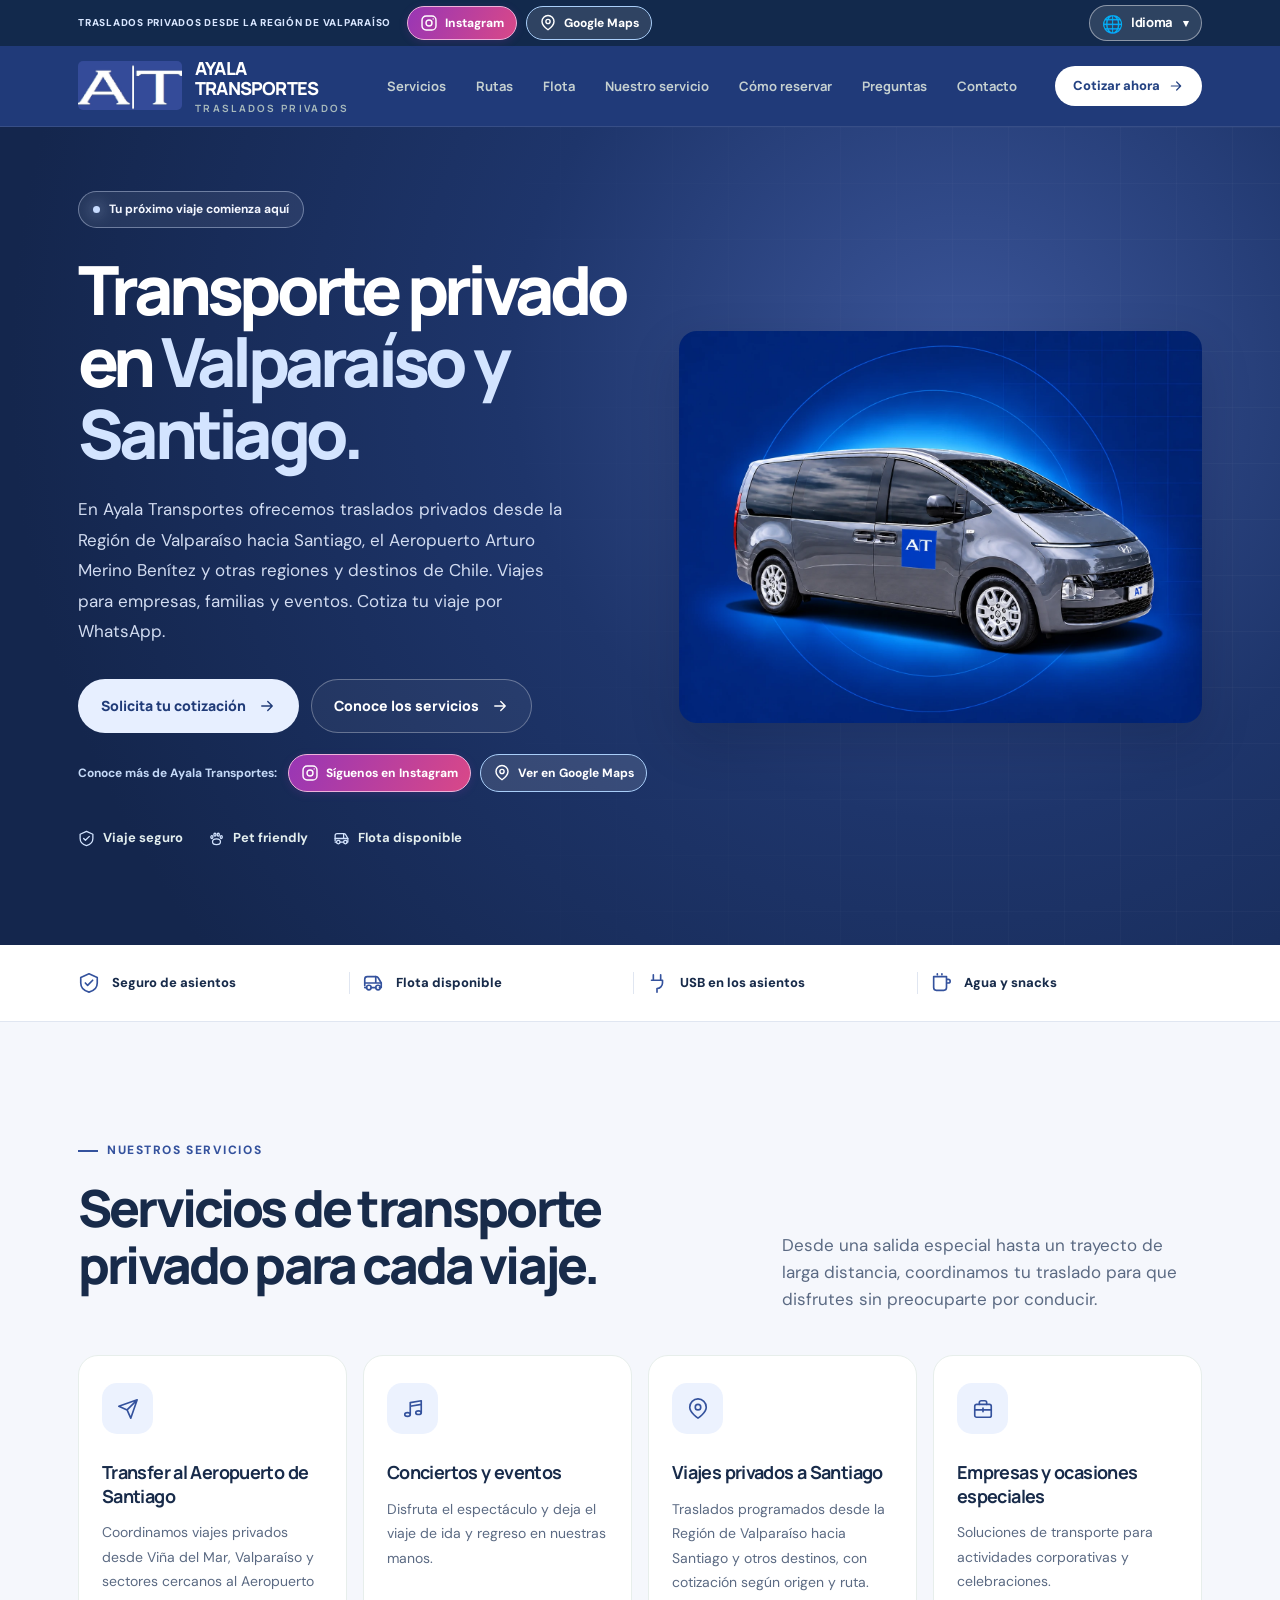
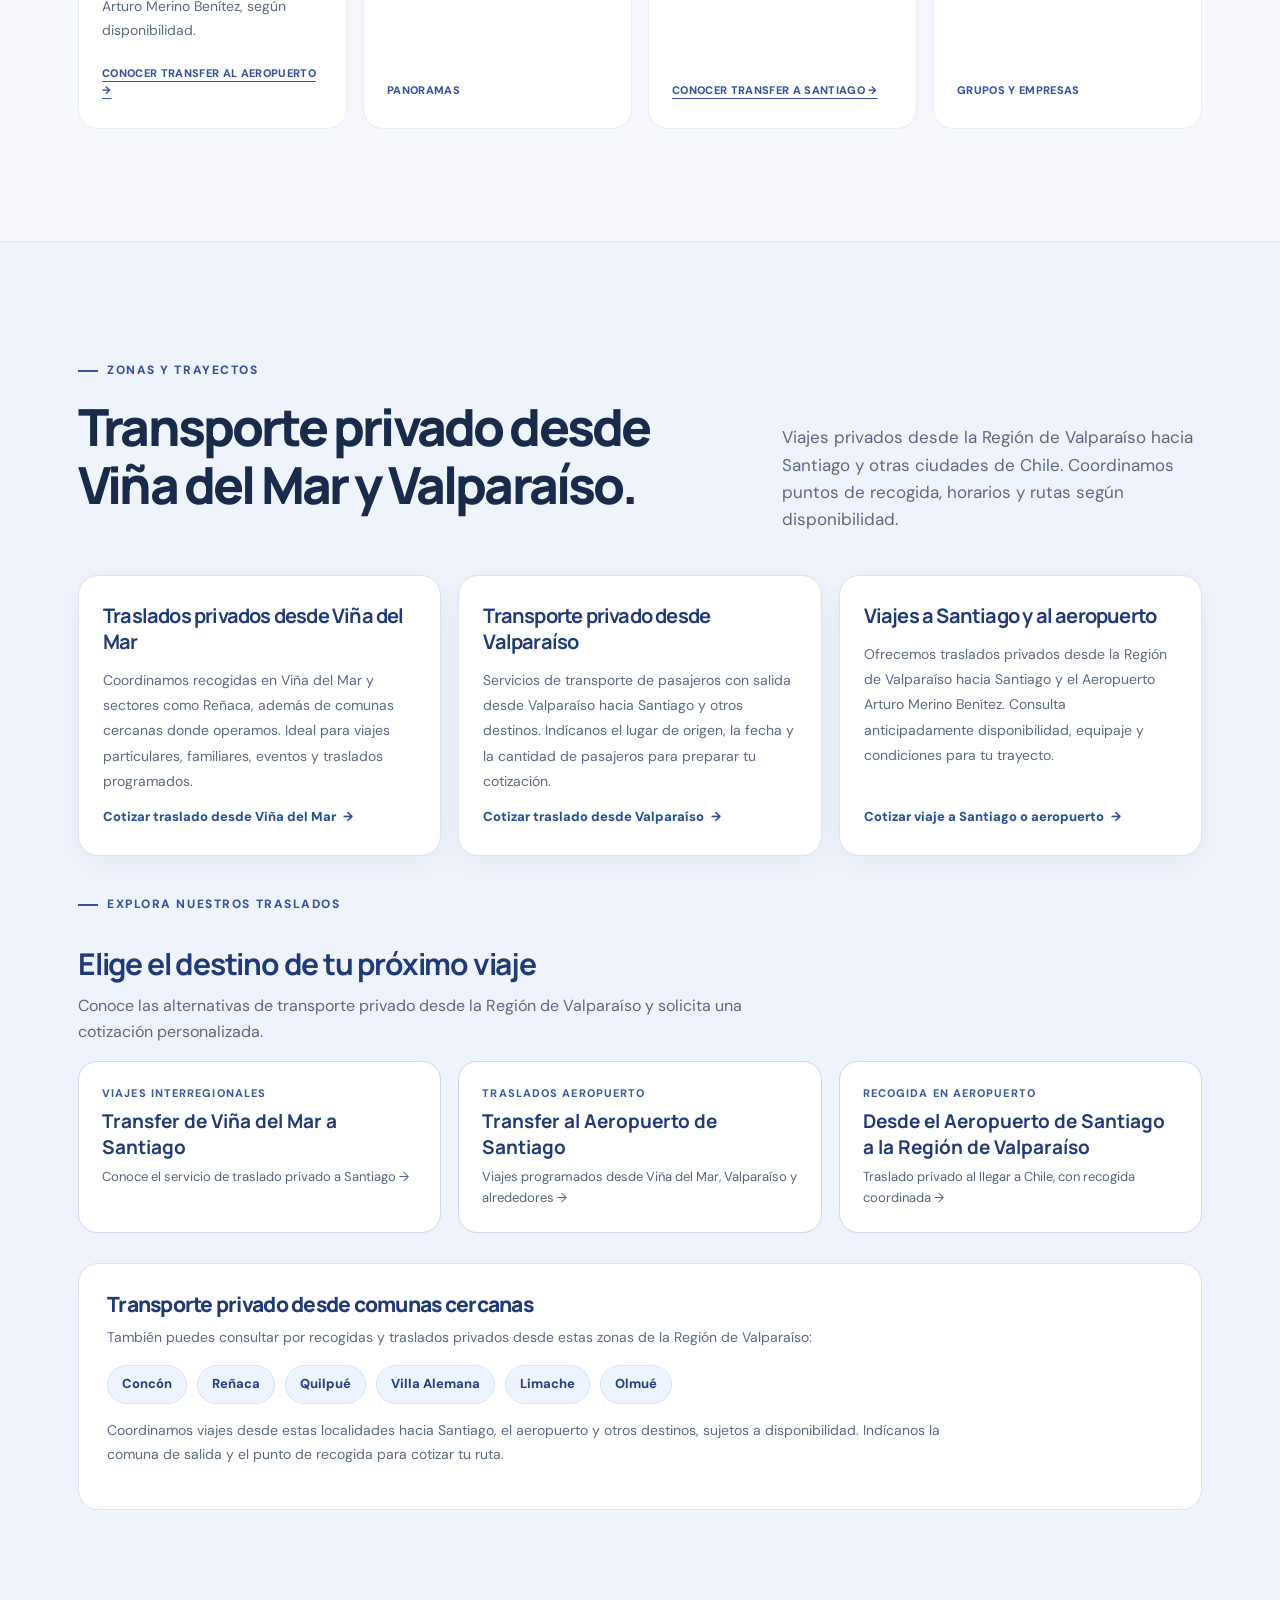
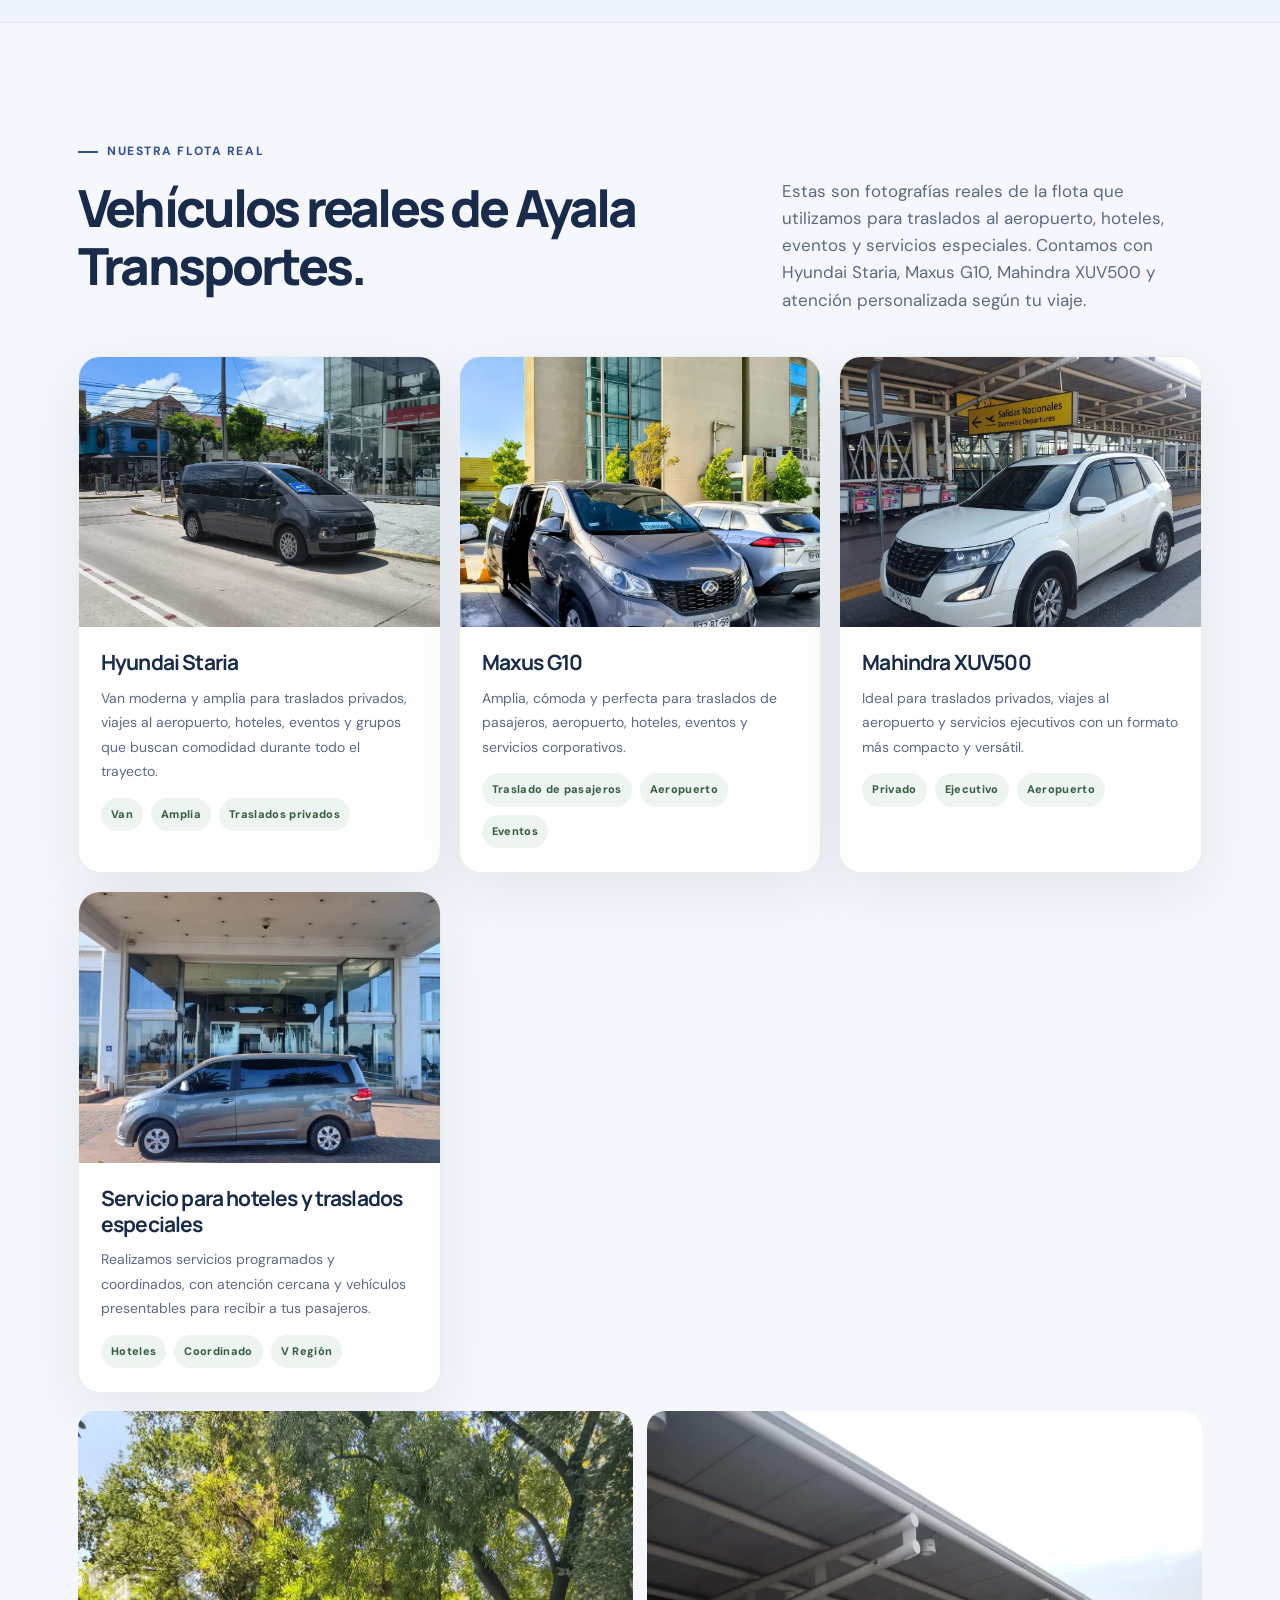
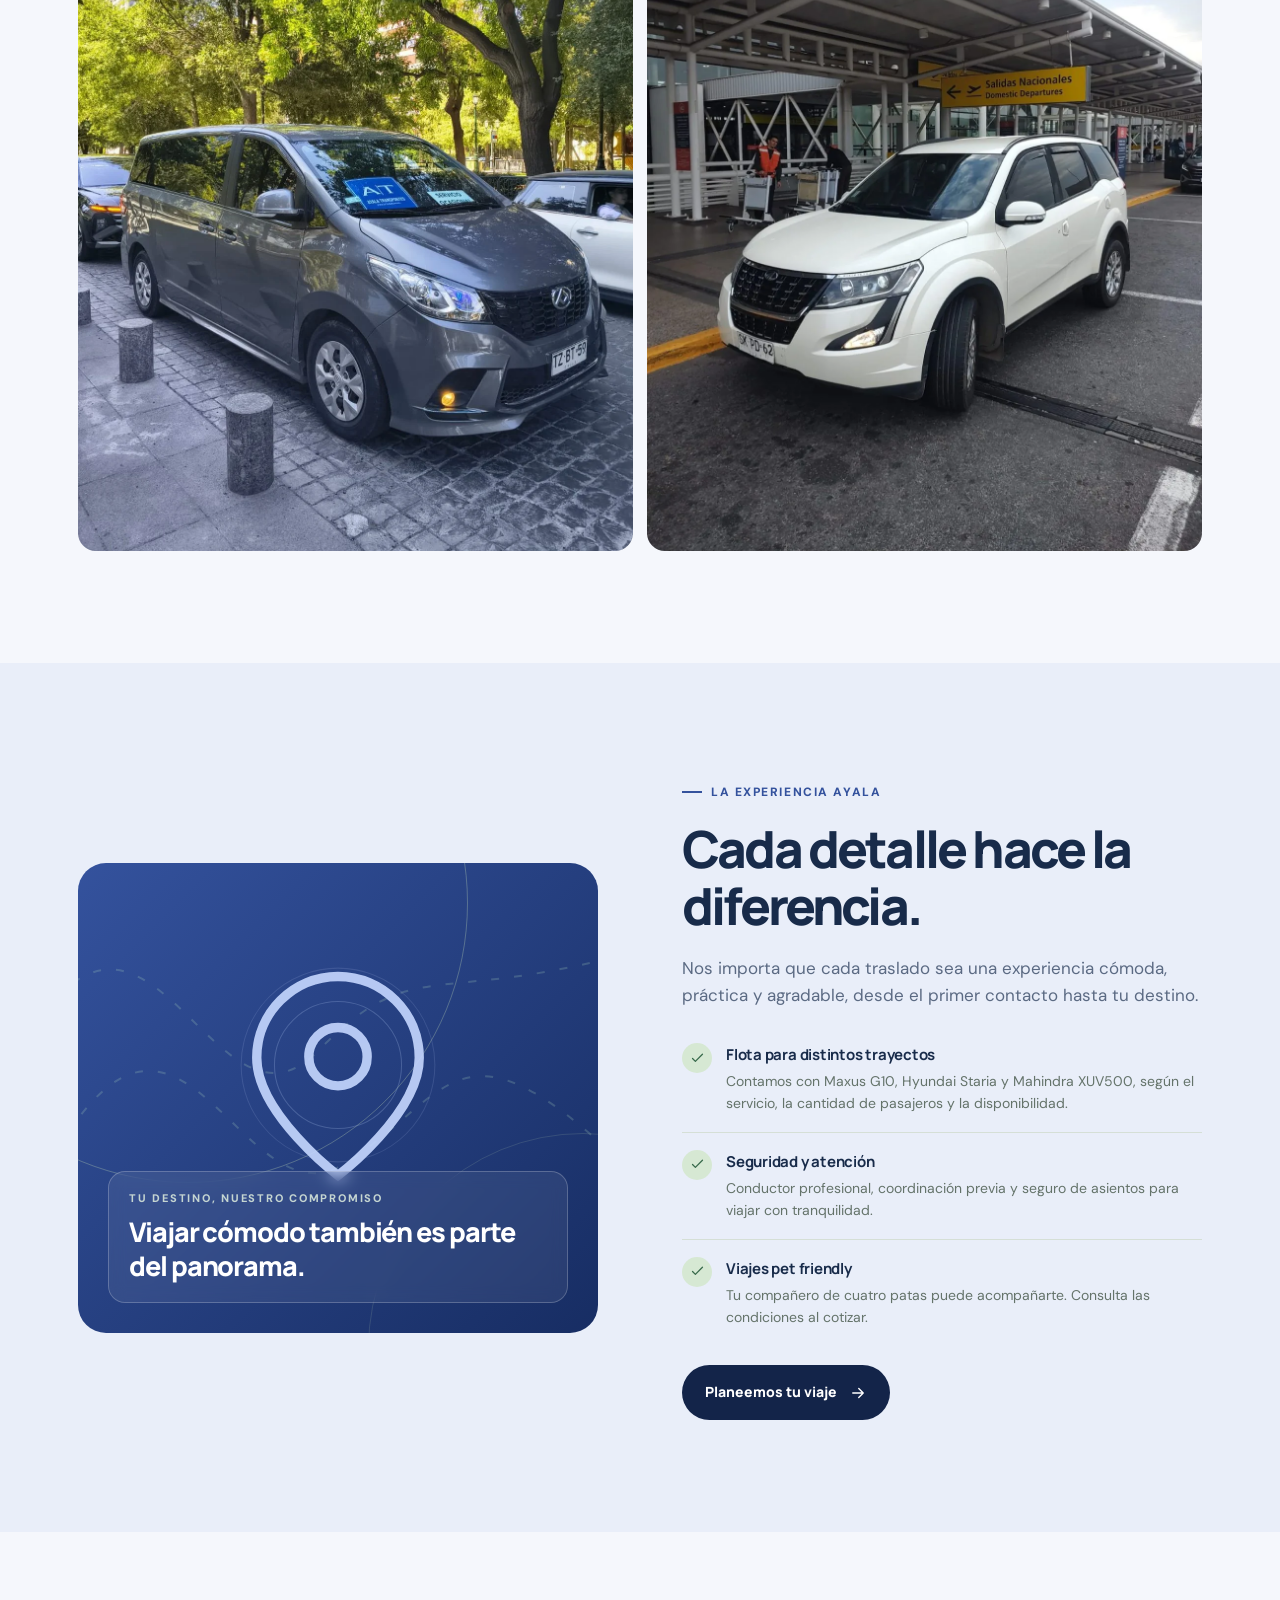
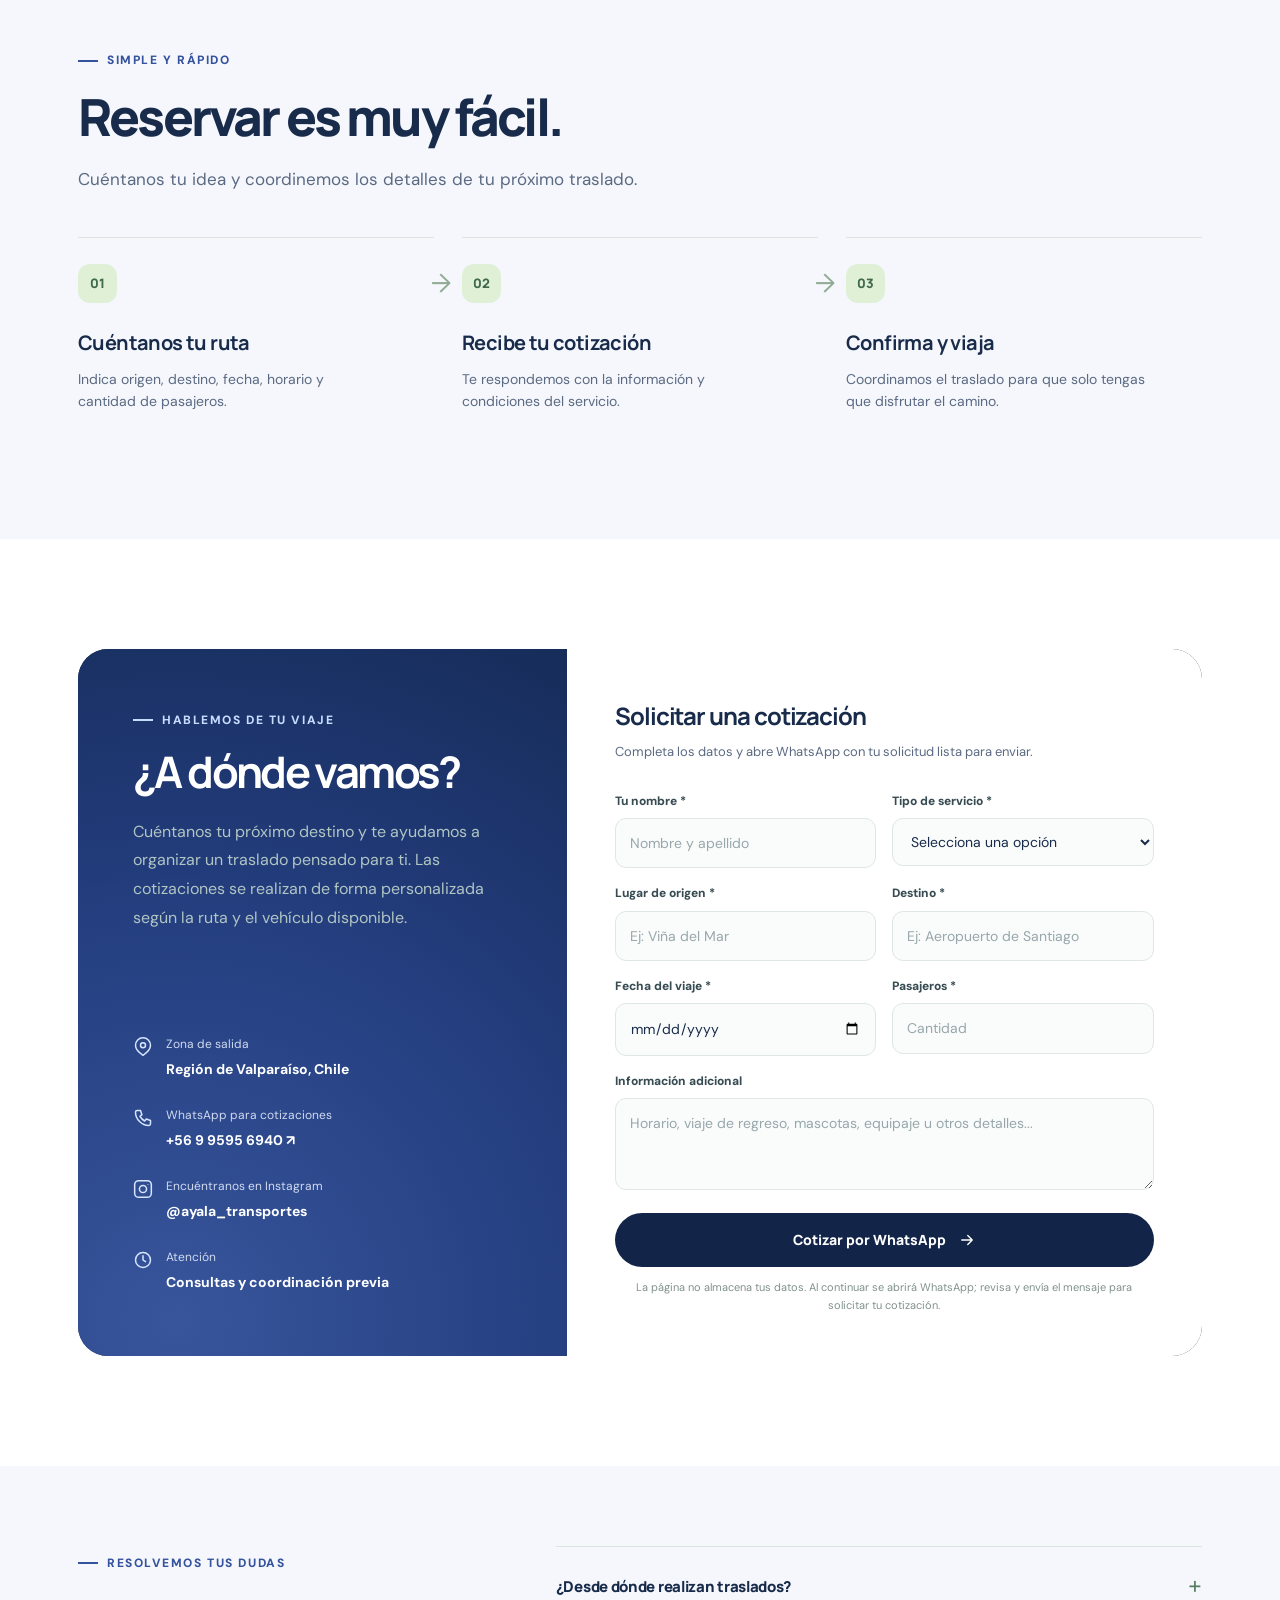
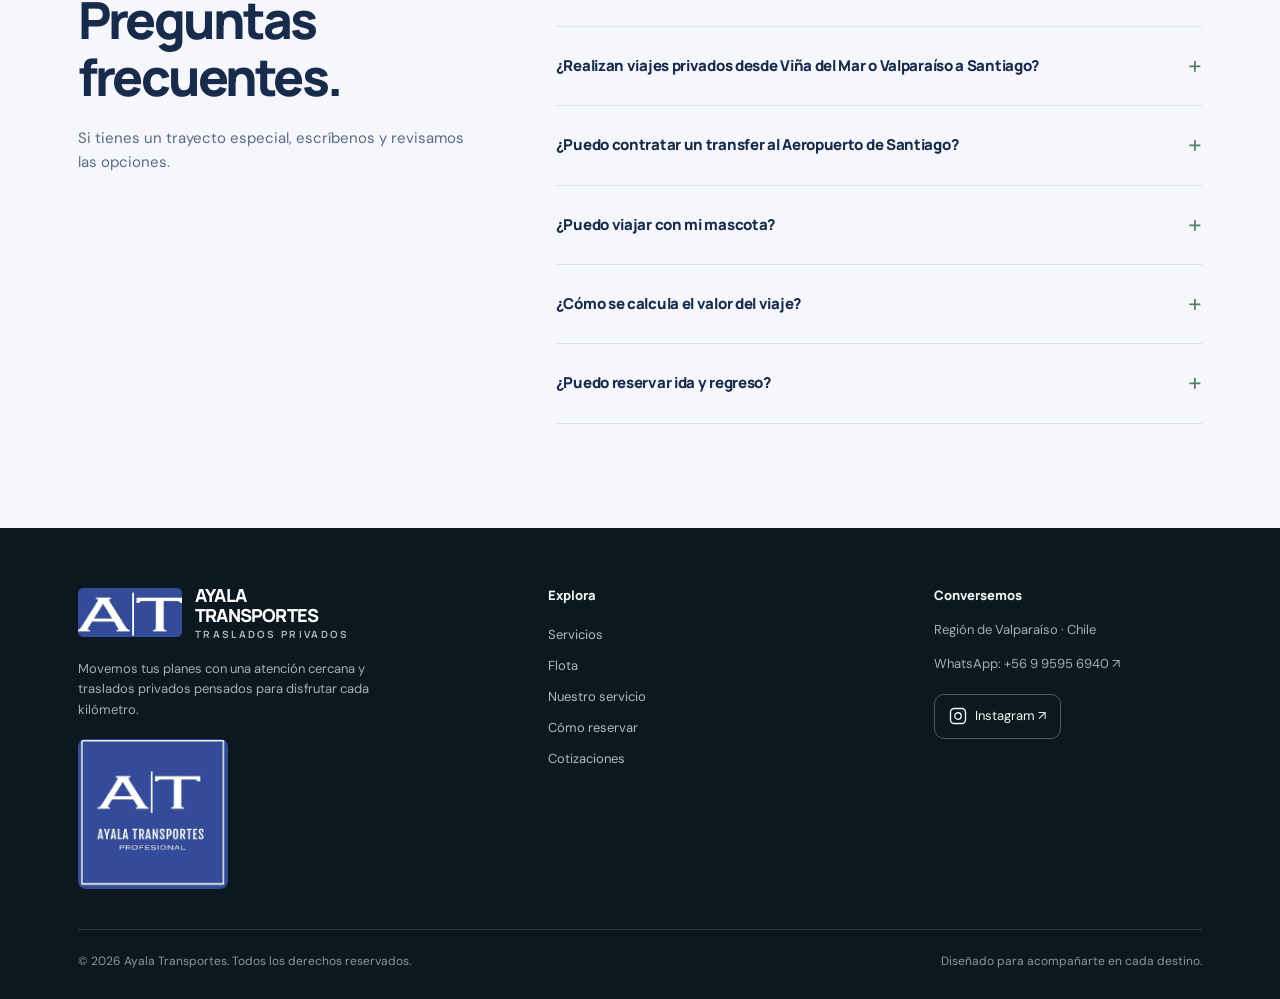
<file: index.html>
<!doctype html>
<html lang="es-CL">
<head>
<!-- Google Ads: etiqueta global para medir contactos (no dispara conversiones al cargar la pagina). -->
<script async="" src="https://www.googletagmanager.com/gtag/js?id=AW-18545505706"></script>
<script>
    window.dataLayer = window.dataLayer || [];
    function gtag(){ window.dataLayer.push(arguments); }
    gtag('js', new Date());
    gtag('config', 'AW-18545505706');
  </script>
<!-- Fin de Google Ads. -->
<meta charset="utf-8"/>
<meta content="width=device-width, initial-scale=1" name="viewport"/>
<meta content="#203a79" name="theme-color"/>
<meta content="Traslados privados desde la Región de Valparaíso hacia Santiago, el aeropuerto y otras regiones y destinos de Chile. Viajes para empresas, familias y eventos." name="description"/>
<meta content="Transporte privado en Valparaíso y Santiago | Ayala Transportes" property="og:title"/>
<meta content="Traslados privados desde la Región de Valparaíso hacia Santiago, el aeropuerto y otras regiones y destinos de Chile. Viajes para empresas, familias y eventos." property="og:description"/>
<meta content="website" property="og:type"/>
<meta content="https://ayalatransportes.cl/" property="og:url"/>
<meta content="es_CL" property="og:locale"/>
<meta content="index, follow, max-image-preview:large" name="robots"/>
<link href="https://ayalatransportes.cl/" rel="canonical"/>
<title>Transporte privado en Valparaíso y Santiago | Ayala Transportes</title>
<link href="https://fonts.googleapis.com" rel="preconnect"/>
<link crossorigin="" href="https://fonts.gstatic.com" rel="preconnect"/>
<link href="https://fonts.googleapis.com/css2?family=DM+Sans:wght@400;500;600;700&amp;family=Manrope:wght@400;500;600;700;800&amp;display=swap" rel="stylesheet"/>
<style>
    :root{--ink:#12222b;--dark:#0c1922;--dark2:#132a36;--white:#fff;--paper:#f7f8f6;--muted:#61717a;--line:#e5eae8;--mint:#ddf4cf;--lime:#d9f878;--green:#43734f;--radius:22px;--shadow:0 18px 60px rgba(19,43,45,.08)}
    *,*::before,*::after{box-sizing:border-box}html{scroll-behavior:smooth;scroll-padding-top:90px}body{margin:0;color:var(--ink);background:var(--paper);font-family:'DM Sans',system-ui,sans-serif;line-height:1.6;-webkit-font-smoothing:antialiased}h1,h2,h3,h4,p{margin-top:0}h1,h2,h3,h4,.brand,.nav-links,.btn{font-family:'Manrope',system-ui,sans-serif}a{text-decoration:none;color:inherit}button,input,select,textarea{font:inherit}button{cursor:pointer}button,a{-webkit-tap-highlight-color:transparent}a:focus-visible,button:focus-visible,input:focus-visible,textarea:focus-visible,select:focus-visible{outline:3px solid #89bc66;outline-offset:3px}::selection{background:var(--lime);color:var(--dark)}.container{max-width:1180px;margin:0 auto;padding:0 28px}.icon{width:22px;height:22px;display:inline-block;flex:0 0 auto;stroke:currentColor;fill:none;stroke-linecap:round;stroke-linejoin:round;stroke-width:1.8}.eyebrow{display:inline-flex;align-items:center;gap:9px;color:#66834b;letter-spacing:.13em;text-transform:uppercase;font-size:12px;font-weight:800;margin-bottom:18px}.eyebrow::before{content:'';width:20px;height:2px;background:currentColor}.section-title{font-size:clamp(32px,4vw,52px);line-height:1.12;letter-spacing:-.055em;margin:0 0 20px;font-weight:800}.section-lead{color:var(--muted);font-size:17px;max-width:580px}.btn{display:inline-flex;align-items:center;justify-content:center;gap:12px;border:1px solid transparent;border-radius:100px;font-weight:800;font-size:14px;padding:15px 22px;min-height:54px;transition:transform .2s,background .2s,color .2s,border-color .2s}.btn:hover{transform:translateY(-2px)}.btn .icon{width:18px;height:18px}.btn-lime{background:var(--lime);color:#10221b}.btn-lime:hover{background:#e5ffa0}.btn-ghost{color:#fff;border-color:rgba(255,255,255,.3);background:rgba(255,255,255,.05)}.btn-ghost:hover{background:rgba(255,255,255,.12)}.btn-dark{background:var(--dark);color:#fff}.btn-dark:hover{background:#263c45}.btn-outline{border-color:#cbd6cf;background:transparent;color:var(--ink)}
    .notice{background:#e0f5cb;color:#263e27;font-size:12px;text-align:center;padding:7px 14px;letter-spacing:.01em;font-weight:700}.notice span{font-weight:500;margin-left:6px}
    .nav-wrap{background:#0c1922;position:sticky;top:0;z-index:30;border-bottom:1px solid rgba(255,255,255,.1)}.nav{min-height:80px;display:flex;align-items:center;justify-content:space-between;gap:20px}.brand{display:inline-flex;align-items:center;gap:13px;color:#fff;font-size:18px;line-height:1.13;font-weight:800;letter-spacing:-.045em}.brand-mark{display:grid;place-items:center;width:43px;height:43px;border-radius:12px;background:var(--lime);color:var(--dark)}.brand-mark .icon{width:26px;height:26px;stroke-width:2.2}.brand small{font-size:10px;font-weight:700;color:#a8babc;letter-spacing:.23em;display:block;margin-top:4px;text-transform:uppercase}.nav-links{display:flex;gap:30px;align-items:center;font-size:13px;font-weight:700;color:#c5d0d0}.nav-links a:hover{color:var(--lime)}.nav-cta{display:inline-flex;align-items:center;gap:8px;color:var(--dark);background:var(--lime);border-radius:50px;padding:10px 18px;font-weight:800;font-size:13px}.menu-button{display:none;background:transparent;border:1px solid rgba(255,255,255,.25);border-radius:12px;color:white;padding:9px}
    .hero{overflow:hidden;background:radial-gradient(circle at 74% 24%,#25434a 0%,#122932 30%,var(--dark) 67%);color:white;position:relative}.hero::before{position:absolute;inset:0;content:'';background-image:linear-gradient(rgba(255,255,255,.028) 1px,transparent 1px),linear-gradient(90deg,rgba(255,255,255,.028) 1px,transparent 1px);background-size:56px 56px;mask-image:linear-gradient(90deg,transparent 25%,black 100%);pointer-events:none}.hero-inner{display:grid;grid-template-columns:1.06fr .94fr;align-items:center;gap:12px;min-height:610px;padding-top:64px;padding-bottom:82px;position:relative}.hero-copy{position:relative;z-index:2;padding-bottom:14px}.hero-chip{display:inline-flex;align-items:center;gap:9px;border:1px solid rgba(217,248,120,.24);background:rgba(217,248,120,.09);border-radius:99px;padding:8px 14px;font-size:12px;font-weight:700;color:#e9f6d3;margin-bottom:26px}.hero-chip i{width:7px;height:7px;border-radius:50%;background:var(--lime);box-shadow:0 0 15px var(--lime)}.hero h1{font-size:clamp(45px,5.3vw,75px);letter-spacing:-.07em;line-height:1.06;font-weight:800;margin:0 0 24px;max-width:670px}.hero h1 em{font-style:normal;color:var(--lime)}.hero .intro{font-size:17px;color:#b9cbcb;line-height:1.8;max-width:500px;margin-bottom:32px}.hero-actions{display:flex;gap:12px;flex-wrap:wrap}.hero-proof{display:flex;align-items:center;gap:25px;margin-top:36px;color:#e3eeee;font-size:13px;font-weight:700}.hero-proof span{display:flex;align-items:center;gap:8px}.hero-proof .icon{width:17px;height:17px;color:var(--lime)}
    .visual{position:relative;min-height:420px;display:grid;place-items:center}.visual-glow{position:absolute;width:85%;aspect-ratio:1;border-radius:50%;background:radial-gradient(circle,rgba(177,226,156,.23),rgba(106,157,146,.04) 65%,transparent 72%);filter:blur(5px)}.orbit{position:absolute;border:1px solid rgba(210,238,201,.13);border-radius:50%;width:100%;aspect-ratio:1;transform:scale(1.07) rotate(-24deg)}.orbit.two{transform:scale(.81) rotate(20deg)}.van-svg{width:118%;max-width:none;position:relative;z-index:1;overflow:visible;transform:translate(-1%,-4%);filter:drop-shadow(0 28px 26px rgba(0,0,0,.23))}.visual-pin{position:absolute;z-index:3;display:flex;align-items:center;gap:10px;padding:11px 15px;background:rgba(236,249,237,.96);box-shadow:0 15px 45px rgba(0,0,0,.18);color:#1d3235;border-radius:14px;font-size:12px;font-weight:800}.visual-pin .icon{width:19px;height:19px;color:#4f8062}.visual-pin.a{right:0;top:15%}.visual-pin.b{left:0;bottom:11%}.visual-caption{font-size:10px;color:#8ca6a8;position:absolute;bottom:-24px;right:8px;letter-spacing:.08em}
    .trust-strip{background:#fff;border-bottom:1px solid var(--line)}.trust-inner{display:grid;grid-template-columns:repeat(4,1fr);gap:12px;padding-top:27px;padding-bottom:27px}.trust-item{display:flex;align-items:center;gap:12px;font-size:13px;font-weight:800}.trust-item:not(:last-child){border-right:1px solid var(--line)}.trust-item .icon{width:22px;height:22px;color:var(--green)}
    section.content{padding:112px 0}.section-head{display:flex;justify-content:space-between;gap:30px;align-items:end;margin-bottom:42px}.section-head .section-lead{max-width:420px;margin-bottom:0}.services{display:grid;grid-template-columns:repeat(4,1fr);gap:16px}.service-card{border:1px solid #e7eeeb;background:#fff;border-radius:20px;padding:27px 23px 28px;min-height:278px;display:flex;flex-direction:column;transition:transform .2s,box-shadow .2s}.service-card:hover{transform:translateY(-5px);box-shadow:var(--shadow)}.service-card .service-icon{width:51px;height:51px;display:grid;place-items:center;background:#eaf2e7;color:#386747;border-radius:15px;margin-bottom:27px}.service-card h3{font-size:18px;line-height:1.3;letter-spacing:-.035em;margin:0 0 12px}.service-card p{font-size:14px;color:var(--muted);line-height:1.75;margin:0}.service-card .tag{font-size:11px;color:#68836b;margin-top:auto;padding-top:22px;font-weight:800;letter-spacing:.03em}.fleet-grid{display:grid;grid-template-columns:repeat(3,1fr);gap:18px}.fleet-card{border:1px solid #e7eeeb;background:#fff;border-radius:22px;overflow:hidden;box-shadow:var(--shadow)}.fleet-media{aspect-ratio:4/3;overflow:hidden;background:#dde5e0}.fleet-media img{width:100%;height:100%;object-fit:cover;display:block}.fleet-body{padding:22px 22px 24px}.fleet-body h3{font-size:21px;line-height:1.25;letter-spacing:-.04em;margin:0 0 10px;font-family:'Manrope',system-ui,sans-serif}.fleet-body p{font-size:14px;color:var(--muted);line-height:1.75;margin:0 0 14px}.fleet-meta{display:flex;flex-wrap:wrap;gap:8px}.fleet-badge{display:inline-flex;align-items:center;border-radius:999px;background:#eef4ef;color:#365f44;font-size:11px;font-weight:800;letter-spacing:.03em;padding:8px 10px}.gallery-strip{display:grid;grid-template-columns:repeat(2,1fr);gap:14px;margin-top:18px}.gallery-shot{border-radius:18px;overflow:hidden;min-height:220px;background:#dde5e0}.gallery-shot img{width:100%;height:100%;object-fit:cover;display:block}
    .benefits-section{background:#eaf0e9;overflow:hidden}.benefits-grid{display:grid;grid-template-columns:1fr 1fr;gap:84px;align-items:center}.benefits-visual{min-height:470px;border-radius:28px;background:linear-gradient(135deg,#193440,#0e1d25);position:relative;overflow:hidden;padding:30px;display:flex;align-items:end}.benefits-visual::before{content:'';position:absolute;border:1px solid rgba(229,252,190,.26);border-radius:50%;width:560px;height:560px;left:-170px;top:-240px}.benefits-visual::after{content:'';position:absolute;border:1px solid rgba(229,252,190,.12);border-radius:50%;width:430px;height:430px;right:-200px;bottom:-230px}.benefits-visual .route-line{position:absolute;inset:0;opacity:.2;width:100%;height:100%}.benefits-visual .block-label{position:relative;z-index:2;border:1px solid rgba(255,255,255,.22);border-radius:17px;padding:18px 20px;background:rgba(255,255,255,.07);backdrop-filter:blur(8px);color:#fff;width:100%}.block-label span{display:block;color:#c5d5d1;font-size:11px;font-weight:800;letter-spacing:.16em;margin-bottom:9px;text-transform:uppercase}.block-label strong{font:800 27px/1.2 'Manrope',sans-serif;letter-spacing:-.04em}.benefits-visual .road-symbol{position:absolute;left:50%;top:43%;transform:translate(-50%,-50%);width:250px;height:250px;color:var(--lime);opacity:.9}.benefits-copy .section-title{max-width:500px}.benefit{display:flex;gap:14px;padding:17px 0;border-bottom:1px solid #d5dfd6}.benefit:last-of-type{border-bottom:0}.benefit .mini-check{display:grid;place-items:center;border-radius:50%;background:#d6e8d3;color:#386a4b;width:30px;height:30px;flex:0 0 auto}.benefit h3{font-size:15px;margin:0 0 3px;letter-spacing:-.015em}.benefit p{font-size:14px;color:#64736a;margin:0}.benefits-copy .btn{margin-top:20px}
    .steps{display:grid;grid-template-columns:repeat(3,1fr);gap:28px;margin-top:44px}.step{position:relative;border-top:1px solid #dce5df;padding-top:26px}.step .num{display:grid;place-items:center;width:39px;height:39px;border-radius:12px;background:#dff0d7;color:#41684b;font-family:'Manrope';font-size:13px;font-weight:900;margin-bottom:24px}.step h3{font-size:20px;letter-spacing:-.03em;margin-bottom:9px}.step p{color:var(--muted);font-size:14px;max-width:300px}.step:not(:last-child)::after{content:'→';position:absolute;right:-17px;top:25px;font-size:26px;color:#8fab93}
    .contact-section{background:#fff;padding:110px 0}.contact-panel{background:var(--dark);border-radius:30px;color:#fff;overflow:hidden;display:grid;grid-template-columns:.87fr 1.13fr}.contact-info{background:radial-gradient(circle at 20% 95%,#25493d,#142935 50%,#0f202a 83%);padding:62px 55px;display:flex;flex-direction:column}.contact-info .eyebrow{color:var(--lime)}.contact-info h2{font-size:clamp(32px,3.4vw,49px);line-height:1.12;letter-spacing:-.06em;margin-bottom:21px}.contact-info>p{color:#b1c5c3;font-size:16px;line-height:1.8}.contact-list{margin-top:auto;padding-top:34px;display:grid;gap:24px}.contact-row{display:flex;gap:13px;align-items:flex-start}.contact-row .icon{color:var(--lime);width:20px;height:20px;margin-top:2px}.contact-row span{color:#92b1ac;font-size:12px;display:block;margin-bottom:2px}.contact-row strong{font-size:14px;color:#edf7f2;font-weight:700}.contact-form{padding:48px 48px 42px;background:#fff;color:var(--ink)}.contact-form h3{font-size:24px;letter-spacing:-.045em;margin-bottom:7px}.form-hint{font-size:13px;color:var(--muted);margin-bottom:29px}.fields{display:grid;grid-template-columns:1fr 1fr;gap:16px}.field{display:flex;flex-direction:column;gap:7px}.field.full{grid-column:span 2}.field label{font-size:12px;font-weight:800;color:#374b52}.field input,.field select,.field textarea{border:1px solid #dfe7e4;background:#fafcfb;border-radius:11px;padding:13px 14px;outline:none;width:100%;color:var(--ink);font-size:14px;min-height:48px}.field textarea{resize:vertical;min-height:92px}.field input:focus,.field select:focus,.field textarea:focus{border-color:#72a276;box-shadow:0 0 0 3px #e3f4df}.field input::placeholder,.field textarea::placeholder{color:#98a7ab}.form-submit{width:100%;margin-top:23px}.form-footnote{font-size:11px;color:#80918e;text-align:center;margin:12px 0 0;line-height:1.6}.form-result{display:none;margin-top:18px;padding:16px;border:1px solid #c5d9c0;border-radius:14px;background:#f2f8f0;font-size:13px}.form-result.active{display:block}.form-result textarea{width:100%;min-height:120px;font-size:12px;resize:vertical;margin:12px 0;border:1px solid #d0dfcd;border-radius:8px;padding:10px}.form-result .result-actions{display:flex;gap:10px;flex-wrap:wrap}.form-result a,.form-result button{border:0;border-radius:8px;background:#193940;color:#fff;font-weight:700;font-size:12px;padding:9px 13px}
    .faq{padding:80px 0 104px}.faq-grid{display:grid;grid-template-columns:.75fr 1.25fr;gap:90px}.faq-grid .section-lead{font-size:15px}.faq-list{border-top:1px solid #dce6e0}details{border-bottom:1px solid #dce6e0;padding:20px 0}summary{cursor:pointer;list-style:none;display:flex;align-items:center;justify-content:space-between;gap:15px;font-family:'Manrope';font-size:15px;font-weight:800;letter-spacing:-.02em}summary::-webkit-details-marker{display:none}summary::after{content:'+';font-size:24px;color:#567e61;font-weight:500}details[open] summary::after{content:'−'}details p{font-size:14px;color:var(--muted);line-height:1.8;margin:13px 32px 0 0}
    .footer{background:#0b1820;color:#e5f0ea;padding:57px 0 28px}.footer-grid{display:grid;grid-template-columns:1.25fr 1fr .8fr;gap:52px}.footer .brand{margin-bottom:18px}.footer p{color:#9db3b3;font-size:13px;max-width:335px}.footer h4{font-size:13px;font-weight:800;margin-bottom:15px;color:#ecf6f2}.footer a.footer-link{display:block;color:#abbebd;font-size:13px;padding:5px 0}.footer a.footer-link:hover{color:var(--lime)}.social{display:inline-flex;align-items:center;gap:8px;border:1px solid #45605e;padding:11px 14px;border-radius:10px;font-size:13px;color:#eff9f1;margin-top:6px}.social .icon{width:18px;height:18px}.footer-bottom{margin-top:40px;border-top:1px solid #233a40;padding-top:22px;display:flex;justify-content:space-between;gap:20px;font-size:12px;color:#849b9c}.mobile-action{display:none}
    @media(max-width:1100px){.services{grid-template-columns:repeat(2,1fr)}.benefits-grid{gap:45px}.hero h1{font-size:clamp(42px,5.4vw,65px)}.nav-links{gap:20px}.visual-pin.a{right:-10px}.fleet-grid{grid-template-columns:repeat(2,1fr)}.gallery-strip{grid-template-columns:repeat(2,1fr)}}@media(max-width:800px){.container{padding:0 22px}.nav{min-height:70px}.nav-links{display:none;position:absolute;left:0;right:0;top:70px;background:#10222b;padding:16px 25px 24px;flex-direction:column;align-items:flex-start;gap:19px;border-top:1px solid #30454a}.nav-links.open{display:flex}.nav-cta{margin-left:auto}.menu-button{display:grid;place-items:center}.hero-inner{grid-template-columns:1fr;gap:0;padding-top:70px;padding-bottom:55px}.hero-copy{max-width:650px}.hero h1{font-size:clamp(43px,8vw,70px)}.visual{min-height:340px;max-width:640px;width:100%;margin:30px auto 0}.van-svg{width:105%}.visual-pin.a{right:7%;top:12%}.visual-pin.b{left:4%;bottom:11%}.trust-inner{grid-template-columns:repeat(2,1fr);row-gap:23px}.trust-item:nth-child(2){border-right:0}.benefits-grid{grid-template-columns:1fr}.benefits-visual{min-height:390px}.section-head{align-items:start;flex-direction:column;gap:0}.steps{gap:18px}.contact-panel{grid-template-columns:1fr}.contact-info{padding:43px 36px}.contact-list{margin-top:10px;grid-template-columns:repeat(2,1fr)}.contact-form{padding:40px 36px}.faq-grid{grid-template-columns:1fr;gap:30px}.footer-grid{grid-template-columns:1fr 1fr;gap:35px}.footer-grid>div:first-child{grid-column:span 2}}@media(max-width:560px){.container{padding:0 19px}.notice{font-size:10px}.notice span{display:none}.brand{font-size:15px;gap:9px}.brand-mark{width:38px;height:38px}.brand small{font-size:8px}.nav-cta{display:none}.hero-inner{padding-top:55px;padding-bottom:48px}.hero h1{font-size:clamp(40px,11vw,56px)}.hero .intro{font-size:15px}.hero-actions .btn{width:100%}.hero-proof{gap:16px;font-size:11px;flex-wrap:wrap;margin-top:28px}.visual{min-height:250px;margin-top:15px}.van-svg{width:118%;transform:translate(-4%,0)}.visual-pin{padding:8px 10px;font-size:10px;gap:5px}.visual-pin .icon{width:14px;height:14px}.visual-pin.a{top:11%;right:0}.visual-pin.b{bottom:6%;left:0}.visual-caption{bottom:-9px}section.content{padding:75px 0}.section-title{font-size:clamp(31px,9vw,42px)}.section-lead{font-size:15px}.trust-inner{padding-top:22px;padding-bottom:22px;gap:20px}.trust-item{font-size:11px;gap:8px}.trust-item .icon{width:19px;height:19px}.services{grid-template-columns:1fr;gap:12px}.service-card{min-height:unset;padding:23px}.service-card .service-icon{margin-bottom:20px}.service-card .tag{padding-top:15px}.fleet-grid,.gallery-strip{grid-template-columns:1fr}.fleet-body{padding:18px}.benefits-visual{min-height:330px}.steps{grid-template-columns:1fr;margin-top:30px}.step{padding-top:18px}.step:not(:last-child)::after{display:none}.step .num{margin-bottom:12px}.step p{max-width:100%}.contact-section{padding:70px 0}.contact-panel{border-radius:21px}.contact-info{padding:38px 26px}.contact-list{grid-template-columns:1fr;gap:17px}.contact-form{padding:33px 22px}.fields{grid-template-columns:1fr;gap:13px}.field.full{grid-column:span 1}.faq{padding:70px 0}.footer-grid{grid-template-columns:1fr;gap:24px}.footer-grid>div:first-child{grid-column:span 1}.footer-bottom{flex-direction:column;gap:7px}.mobile-action{display:block;position:fixed;z-index:25;bottom:16px;left:50%;transform:translateX(-50%);width:calc(100% - 34px);max-width:420px;box-shadow:0 10px 32px rgba(12,25,34,.25)}.mobile-action .btn{width:100%}body{padding-bottom:56px}}
    @media(prefers-reduced-motion:reduce){html{scroll-behavior:auto}*,*::before,*::after{transition-duration:.01ms!important;animation-duration:.01ms!important}}

    /* Identidad visual: azul y blanco del logo oficial */
    :root{--dark:#132449;--dark2:#233c72;--ink:#182b4a;--paper:#f5f7fc;--muted:#5b6a83;--line:#e0e6f1;--lime:#c8dcff;--mint:#edf3ff;--green:#34529d}
    .notice{background:#e9f0ff;color:#203868}
    .nav-wrap{background:#203a79}
    .brand-mark{height:49px;width:104px;background:#344b99;border-radius:5px;overflow:hidden;flex:none}
    .brand-mark img{width:100%;height:100%;display:block;object-fit:cover}
    .nav-cta{background:#fff;color:#244282}
    .hero{background:radial-gradient(circle at 75% 30%,#3b5599 0%,#1e356b 40%,#14264d 85%)}
    .hero-chip{border-color:rgba(218,230,255,.4);background:rgba(255,255,255,.07);color:#f4f7ff}
    .hero-chip i{background:#c8dcff;box-shadow:0 0 15px #c8dcff}
    .hero .intro{color:#d2dcf1}
    .btn-lime{background:#e7efff;color:#203b78}
    .btn-lime:hover{background:#fff}
    .hero h1 em,.hero-proof .icon{color:#d3e4ff}
    .eyebrow{color:#34529d}
    .service-card .service-icon{background:#ecf2fe;color:#34529d}
    .service-card .tag{color:#34529d}
    .trust-item .icon{color:#34529d}
    .benefits-section{background:#e9eef9}
    .benefits-visual{background:linear-gradient(135deg,#34529d,#172d63)}
    .benefits-visual .road-symbol{color:#c6d8ff}
    .contact-info{background:radial-gradient(circle at 20% 95%,#38559c,#233d7d 56%,#162c59)}
    .contact-row .icon{color:#d7e5ff}
    .contact-row span{color:#d0daf0}
    .contact-row strong{color:#fff}
    .field input:focus,.field select:focus,.field textarea:focus{border-color:#4e70b9;box-shadow:0 0 0 3px #e3ecfc}
    a:focus-visible,button:focus-visible,input:focus-visible,textarea:focus-visible,select:focus-visible{outline-color:#91b5fc}
    .official-logo{display:block;width:150px;height:auto;margin-top:18px;border-radius:8px}
    .footer .brand{align-items:center}
    @media(max-width:800px){.nav-links{background:#203a79}}
    @media(max-width:560px){.brand-mark{width:68px;height:35px}.brand{gap:7px}.brand>span:last-child{font-size:13px}.brand small{font-size:7px}.official-logo{width:122px}}

    /* Rutas y cobertura: contenido útil, visible en móvil y escritorio */
    .routes-section{background:#eef3fc;border-top:1px solid #e0e6f1;border-bottom:1px solid #e0e6f1}
    .route-grid{display:grid;grid-template-columns:repeat(3,minmax(0,1fr));gap:17px}
    .route-card{background:#fff;border:1px solid #dae3f4;border-radius:20px;padding:27px 24px;display:flex;flex-direction:column;gap:13px;box-shadow:0 10px 35px rgba(19,36,73,.045)}
    .route-card h3{font-size:20px;line-height:1.3;letter-spacing:-.04em;margin:0;color:#203a79}
    .route-card p{color:#5b6a83;font-size:14px;line-height:1.8;margin:0;flex:1}
    .route-card a{display:inline-flex;align-items:center;gap:7px;font-weight:800;font-size:13px;color:#244e9e}
    .route-note{margin-top:15px;font-size:13px;color:#5b6a83;max-width:880px}
    .coverage-area{margin-top:30px;padding:27px 28px;background:#fff;border:1px solid #dae3f4;border-radius:20px}
    .coverage-area h3{font:800 21px/1.3 'Manrope',system-ui,sans-serif;letter-spacing:-.035em;color:#203a79;margin:0 0 8px}
    .coverage-area>p{font-size:14px;color:#5b6a83;line-height:1.7;margin-bottom:15px}
    .coverage-list{list-style:none;display:flex;flex-wrap:wrap;gap:10px;padding:0;margin:14px 0 8px}
    .coverage-list li{background:#edf3ff;color:#244282;border:1px solid #d9e4fb;border-radius:999px;padding:8px 14px;font-size:13px;font-weight:800}
    @media(max-width:560px){.coverage-area{padding:23px 19px}.coverage-list{gap:8px}.coverage-list li{padding:7px 11px;font-size:12px}}
    @media(max-width:800px){.route-grid{grid-template-columns:1fr}.route-card{padding:23px}}
  
/* Rutas SEO: estilo coherente con el diseño original */
.featured-route-links{margin-top:32px}
.featured-route-head h3{color:#203a79;font-size:clamp(22px,3vw,30px);margin:8px 0 5px;letter-spacing:-.04em}
.featured-route-head p{color:#5b6a83;max-width:740px;margin-bottom:16px}
.featured-route-grid{display:grid;grid-template-columns:repeat(2,minmax(0,1fr));gap:17px}
.featured-route-link{display:flex;flex-direction:column;gap:7px;padding:23px;border:1px solid #cdd9f0;border-radius:19px;background:#fff;transition:box-shadow .2s,transform .2s}
.featured-route-link:hover{box-shadow:0 12px 36px rgba(25,49,99,.12);transform:translateY(-2px)}
.featured-route-kicker{font-size:11px;letter-spacing:.1em;color:#3a5b9e;font-weight:800}
.featured-route-link strong{font-family:'Manrope',sans-serif;font-size:19px;color:#203a79;line-height:1.35}
.featured-route-link>span:last-child{color:#53657e;font-size:13px}
.service-deep-link{display:inline-block;text-decoration:underline;text-underline-offset:4px}
@media(max-width:680px){.featured-route-grid{grid-template-columns:1fr}.featured-route-link{padding:20px}}

/* Accesos directos a Instagram y Google Maps · Ayala Transportes */
.ay-social-topbar{background:#12294c;color:#f4f7ff;position:relative;z-index:31}
.ay-social-topbar-inner{display:flex;align-items:center;justify-content:space-between;gap:16px;min-height:45px;padding-top:5px;padding-bottom:5px}
.ay-social-label{color:#d8e6ff;letter-spacing:.075em;font-weight:800;font-size:10px;line-height:1.35}
.ay-social-links,.ay-social-hero{display:flex;align-items:center;flex-wrap:wrap;gap:9px}
.ay-social-link{display:inline-flex;align-items:center;justify-content:center;gap:7px;white-space:nowrap;min-height:34px;padding:6px 12px;border-radius:999px;border:1px solid rgba(255,255,255,.23);color:#fff;font-size:12px;font-weight:800;line-height:1.2;text-decoration:none;transition:background .2s,border-color .2s,transform .2s}
.ay-social-link svg{flex-shrink:0}
.ay-social-link:hover{background:rgba(255,255,255,.14);border-color:rgba(255,255,255,.7);color:#fff;text-decoration:none;transform:translateY(-1px)}
.ay-social-link:focus-visible{outline:3px solid #f2d7ff;outline-offset:3px}
.ay-social-instagram{border-color:#efb1da;background:linear-gradient(115deg,#9836b5,#d94888);box-shadow:0 2px 9px rgba(153,54,181,.18)}
.ay-social-instagram:hover{background:linear-gradient(115deg,#a848c8,#eb5499)}
.ay-social-maps{border-color:#a9cef9;background:rgba(255,255,255,.12)}
.ay-social-hero{margin-top:21px;gap:9px}
.ay-social-hero-label{font-size:12px;font-weight:700;color:#c4d9f7;margin-right:2px}
.ay-social-hero .ay-social-link{min-height:38px;padding:8px 12px}
@media(max-width:760px){
 .ay-social-label{display:none}
 .ay-social-topbar-inner{justify-content:center;padding-left:12px;padding-right:12px}
 .ay-social-links{justify-content:center;gap:8px;width:100%;flex-wrap:nowrap}
 .ay-social-link{font-size:12px}
 .ay-social-hero-label{flex-basis:100%;font-size:12px}
}
@media(max-width:355px){.ay-social-topbar .ay-social-link{padding:6px 9px;font-size:11px}}


    /* Imagen principal Hyundai Staria · integrada en index.html para subir un solo archivo. */
    .hero .ay-staria-visual{display:block;min-height:0;max-width:100%;margin:0;align-self:center}
    .hero .ay-staria-hero-image{display:block;width:100%;height:auto;max-width:100%;border-radius:18px;box-shadow:0 20px 50px rgba(4,12,34,.18)}
    @media(max-width:800px){.hero .ay-staria-visual{width:100%;max-width:650px;margin:26px auto 0}}
    @media(max-width:560px){.hero .ay-staria-visual{margin:20px auto 0}.hero .ay-staria-hero-image{border-radius:14px}}
</style>
<script type="application/ld+json">{"@context":"https://schema.org","@graph":[{"@type":"Organization","@id":"https://ayalatransportes.cl/#organizacion","name":"Ayala Transportes","url":"https://ayalatransportes.cl/","email":"ayalatransportesoficial@gmail.com","telephone":"+56995956940","sameAs":["https://www.instagram.com/ayala_transportes/"],"description":"Transporte privado desde Viña del Mar, Valparaíso, Concón, Reñaca, Quilpué, Villa Alemana, Limache y Olmué, con traslados a Santiago, al aeropuerto y eventos.","areaServed":[{"@type":"AdministrativeArea","name":"Región de Valparaíso"},{"@type":"City","name":"Viña del Mar"},{"@type":"City","name":"Valparaíso"},{"@type":"City","name":"Concón"},{"@type":"Place","name":"Reñaca"},{"@type":"City","name":"Quilpué"},{"@type":"City","name":"Villa Alemana"},{"@type":"City","name":"Limache"},{"@type":"City","name":"Olmué"}],"contactPoint":{"@type":"ContactPoint","contactType":"reservas y cotizaciones","telephone":"+56995956940","availableLanguage":"es"}},{"@type":"WebSite","@id":"https://ayalatransportes.cl/#sitio","url":"https://ayalatransportes.cl/","name":"Ayala Transportes","inLanguage":"es-CL","publisher":{"@id":"https://ayalatransportes.cl/#organizacion"}},{"@type":"Service","@id":"https://ayalatransportes.cl/#transporte-privado","name":"Transporte privado de pasajeros desde Viña del Mar y Valparaíso","serviceType":"Traslados privados, viajes a Santiago y transfer al Aeropuerto Arturo Merino Benítez","provider":{"@id":"https://ayalatransportes.cl/#organizacion"},"areaServed":[{"@type":"City","name":"Viña del Mar"},{"@type":"City","name":"Valparaíso"},{"@type":"City","name":"Concón"},{"@type":"City","name":"Quilpué"},{"@type":"City","name":"Villa Alemana"},{"@type":"City","name":"Limache"},{"@type":"City","name":"Olmué"},{"@type":"Place","name":"Reñaca"}],"url":"https://ayalatransportes.cl/#servicios"}]}</script>
<link href="https://ayalatransportes.cl/" hreflang="es-CL" rel="alternate"/><link href="https://ayalatransportes.cl/en/" hreflang="en" rel="alternate"/><link href="https://ayalatransportes.cl/pt/" hreflang="pt-BR" rel="alternate"/><link href="https://ayalatransportes.cl/" hreflang="x-default" rel="alternate"/><style>
/* Selector de idioma desplegable | Ayala Transportes */
.ay-social-topbar-inner{flex-wrap:nowrap;row-gap:8px}
.ay-lang-switch{display:inline-block;position:relative;flex:0 0 auto;margin-left:auto;white-space:nowrap;z-index:60}
.ay-lang-switch > summary{display:flex;align-items:center;gap:8px;min-height:36px;padding:7px 12px;border:1px solid rgba(255,255,255,.45);border-radius:22px;background:rgba(255,255,255,.12);color:#fff;font-size:13px;font-weight:750;line-height:1.2;cursor:pointer;list-style:none;user-select:none}
.ay-lang-switch > summary::-webkit-details-marker{display:none}
.ay-lang-switch > summary::marker{content:''}
/* Corrección: evita que los estilos generales del FAQ añadan un + verde y una línea bajo el selector */
details.ay-lang-switch{border:0;padding:0}
details.ay-lang-switch > summary::after{content:none;display:none}

.ay-lang-switch > summary:hover{background:rgba(255,255,255,.24)}
.ay-lang-switch[open] > summary{background:#fff;border-color:#fff;color:#16386e}
.ay-lang-switch .ay-lang-globe{font-size:17px;line-height:1}
.ay-lang-switch .ay-lang-chevron{font-size:11px;margin-left:2px;transition:transform .18s ease}
.ay-lang-switch[open] .ay-lang-chevron{transform:rotate(180deg)}
.ay-lang-switch .ay-lang-menu{position:absolute;top:calc(100% + 8px);right:0;z-index:80;display:grid;gap:3px;min-width:183px;padding:7px;border:1px solid #dce4f2;border-radius:14px;background:#fff;box-shadow:0 14px 34px rgba(6,23,55,.23)}
.ay-lang-switch .ay-lang-menu a{display:flex;align-items:center;justify-content:space-between;gap:14px;min-height:40px;padding:9px 12px;border-radius:9px;color:#20395f;font-size:13px;font-weight:650;line-height:1.25;text-decoration:none}
.ay-lang-switch .ay-lang-menu a:hover,.ay-lang-switch .ay-lang-menu a:focus-visible{background:#edf3fe;color:#123b81}
.ay-lang-switch .ay-lang-menu a[aria-current=page]{background:#e6efff;color:#153f8b;font-weight:800}
.ay-lang-switch .ay-lang-menu a[aria-current=page]::after{content:'✓';font-weight:900}
.ay-lang-switch > summary:focus-visible,.ay-lang-switch .ay-lang-menu a:focus-visible{outline:2px solid #81b6ff;outline-offset:2px}
@media(max-width:760px){.ay-social-topbar-inner{display:flex;align-items:center;justify-content:space-between;flex-wrap:nowrap;gap:8px;padding-top:7px;padding-bottom:7px}.ay-social-links{flex:1 1 auto;width:auto;min-width:0;justify-content:flex-start;gap:6px;flex-wrap:nowrap}.ay-lang-switch{margin-left:auto;width:auto;order:0}.ay-lang-switch > summary{min-height:35px;padding:7px 10px;font-size:12px}.ay-lang-switch .ay-lang-menu{min-width:176px}}
@media(max-width:365px){.ay-lang-switch > summary{gap:5px;padding:7px 8px}.ay-lang-switch .ay-lang-globe{font-size:15px}}
</style>
<style>/* Tres rutas destacadas, adaptables a dispositivos móviles. */
@media(min-width:951px){.featured-route-grid{grid-template-columns:repeat(3,minmax(0,1fr))}}
@media(min-width:681px) and (max-width:950px){.featured-route-grid{grid-template-columns:1fr}}
</style>
</head>
<body>
<!-- ICONOS SVG -->
<svg aria-hidden="true" style="position:absolute;width:0;height:0;overflow:hidden" xmlns="http://www.w3.org/2000/svg"><defs>
<symbol id="i-van" viewbox="0 0 24 24"><path d="M3 15V7.8C3 6.25 4.25 5 5.8 5h9.4c1.1 0 2.1.6 2.63 1.56L21 12v5h-2"></path><path d="M3 17h2m5 0h5m0-12v7h6M3 12h18"></path><circle cx="7.5" cy="17" r="2.5"></circle><circle cx="17.5" cy="17" r="2.5"></circle></symbol>
<symbol id="i-arrow" viewbox="0 0 24 24"><path d="M5 12h14m-6-6 6 6-6 6"></path></symbol>
<symbol id="i-plane" viewbox="0 0 24 24"><path d="m22 2-7 20-4-9-9-4zM22 2 11 13"></path></symbol>
<symbol id="i-music" viewbox="0 0 24 24"><path d="M9 18V5l12-2v13M9 9l12-2"></path><ellipse cx="6" cy="18" rx="3" ry="2"></ellipse><ellipse cx="18" cy="16" rx="3" ry="2"></ellipse></symbol>
<symbol id="i-suitcase" viewbox="0 0 24 24"><rect height="14" rx="2" width="18" x="3" y="7"></rect><path d="M8 7V5a2 2 0 0 1 2-2h4a2 2 0 0 1 2 2v2M3 13h18m-9-2v4"></path></symbol>
<symbol id="i-map" viewbox="0 0 24 24"><path d="M21 10c0 6-9 12-9 12S3 16 3 10a9 9 0 1 1 18 0z"></path><circle cx="12" cy="10" r="3"></circle></symbol>
<symbol id="i-paw" viewbox="0 0 24 24"><ellipse cx="12" cy="16.5" rx="5.6" ry="4.1"></ellipse><ellipse cx="5.5" cy="10" rx="1.5" ry="2"></ellipse><ellipse cx="9.8" cy="6.6" rx="1.5" ry="2"></ellipse><ellipse cx="14.5" cy="6.6" rx="1.5" ry="2"></ellipse><ellipse cx="18.7" cy="10" rx="1.5" ry="2"></ellipse></symbol>
<symbol id="i-shield" viewbox="0 0 24 24"><path d="m12 2 9 4v6c0 5.5-3.3 8.5-9 10-5.7-1.5-9-4.5-9-10V6z"></path><path d="m8 12 2.5 2.5L16 9"></path></symbol>
<symbol id="i-plug" viewbox="0 0 24 24"><path d="M8 3v6m8-6v6M6 9h12v3a6 6 0 0 1-6 6v4"></path></symbol>
<symbol id="i-cup" viewbox="0 0 24 24"><path d="M4 5h14v12a3 3 0 0 1-3 3H7a3 3 0 0 1-3-3zM18 8h2a2 2 0 0 1 0 4h-2M8 2v1m5-1v1"></path></symbol>
<symbol id="i-check" viewbox="0 0 24 24"><path d="m5 12 4 4L19 6"></path></symbol>
<symbol id="i-clock" viewbox="0 0 24 24"><circle cx="12" cy="12" r="9"></circle><path d="M12 7v5l3 2"></path></symbol>
<symbol id="i-instagram" viewbox="0 0 24 24"><rect height="20" rx="5" width="20" x="2" y="2"></rect><circle cx="12" cy="12" r="4.3"></circle><circle cx="18" cy="6.5" fill="currentColor" r=".6" stroke="none"></circle></symbol>
<symbol id="i-menu" viewbox="0 0 24 24"><path d="M4 7h16M4 12h16M4 17h16"></path></symbol>
<symbol id="i-phone" viewbox="0 0 24 24"><path d="M5 3h4l1.7 5-2.3 2a15 15 0 0 0 5.6 5.6l2-2.3 5 1.7v4c0 1-.8 2-2 2C10.6 21 3 13.4 3 5c0-1.2 1-2 2-2z"></path></symbol>
</defs></svg>
<div aria-label="Accesos directos a redes sociales" class="ay-social-topbar">
<div class="container ay-social-topbar-inner">
<span class="ay-social-label">TRASLADOS PRIVADOS DESDE LA REGIÓN DE VALPARAÍSO</span>
<div class="ay-social-links"><a aria-label="Abrir Instagram de Ayala Transportes" class="ay-social-link ay-social-instagram" href="https://www.instagram.com/ayala_transportes/" rel="noopener noreferrer" target="_blank"><svg aria-hidden="true" fill="none" height="18" stroke="currentColor" stroke-linecap="round" stroke-linejoin="round" stroke-width="1.9" viewbox="0 0 24 24" width="18"><rect height="18.6" rx="5.4" width="18.6" x="2.7" y="2.7"></rect><circle cx="12" cy="12" r="4"></circle><circle cx="17.6" cy="6.5" fill="currentColor" r=".9" stroke="none"></circle></svg><span>Instagram</span></a><a aria-label="Ver Ayala Transportes en Google Maps" class="ay-social-link ay-social-maps" href="https://maps.app.goo.gl/axDfNc3RGNikcTmc9" rel="noopener noreferrer" target="_blank" title="Abrir la ficha de Ayala Transportes en Google Maps"><svg aria-hidden="true" fill="none" height="18" stroke="currentColor" stroke-linecap="round" stroke-linejoin="round" stroke-width="1.9" viewbox="0 0 24 24" width="18"><path d="M20 10c0 5.4-8 11-8 11S4 15.4 4 10a8 8 0 1 1 16 0z"></path><circle cx="12" cy="10" r="2.8"></circle></svg><span>Google Maps</span></a></div>
<details class="ay-lang-switch"><summary aria-label="Seleccionar idioma"><span class="ay-lang-globe" aria-hidden="true">🌐</span><span>Idioma</span><span class="ay-lang-chevron" aria-hidden="true">▾</span></summary><nav aria-label="Seleccionar idioma" class="ay-lang-menu"><a href="/" lang="es-CL" aria-current="page">Español</a><a href="/en/" lang="en">English</a><a href="/pt/" lang="pt-BR">Português</a></nav></details></div>
</div>
<header class="nav-wrap">
<nav aria-label="Navegación principal" class="container nav">
<a aria-label="Ayala Transportes, volver al inicio" class="brand" href="#inicio"><span class="brand-mark"><img alt="" height="45" src="/assets/marca-encabezado-e1a35eff01.jpg" width="100"/></span><span>AYALA<br/>TRANSPORTES<small>Traslados privados</small></span></a>
<div class="nav-links" id="navLinks"><a href="#servicios">Servicios</a><a href="#rutas">Rutas</a><a href="#flota">Flota</a><a href="#beneficios">Nuestro servicio</a><a href="#como-funciona">Cómo reservar</a><a href="#preguntas">Preguntas</a><a href="#contacto">Contacto</a></div>
<a class="nav-cta js-contact" href="https://wa.me/56995956940?text=%C2%A1Hola%21%20Quisiera%20cotizar%20un%20traslado%20con%20Ayala%20Transportes." rel="noopener noreferrer" target="_blank">Cotizar ahora <svg class="icon" style="width:16px;height:16px"><use href="#i-arrow"></use></svg></a>
<button aria-controls="navLinks" aria-expanded="false" aria-label="Abrir menú" class="menu-button" id="menuBtn" type="button"><svg class="icon"><use href="#i-menu"></use></svg></button>
</nav>
</header>
<main>
<section class="hero" id="inicio">
<div class="container hero-inner">
<div class="hero-copy">
<div class="hero-chip"><i></i> Tu próximo viaje comienza aquí</div>
<h1>Transporte privado en <em>Valparaíso y Santiago.</em></h1>
<p class="intro">En Ayala Transportes ofrecemos traslados privados desde la Región de Valparaíso hacia Santiago, el Aeropuerto Arturo Merino Benítez y otras regiones y destinos de Chile. Viajes para empresas, familias y eventos. Cotiza tu viaje por WhatsApp.</p>
<div class="hero-actions"><a class="btn btn-lime js-contact" href="https://wa.me/56995956940?text=%C2%A1Hola%21%20Quisiera%20cotizar%20un%20traslado%20con%20Ayala%20Transportes." rel="noopener noreferrer" target="_blank">Solicita tu cotización <svg class="icon"><use href="#i-arrow"></use></svg></a><a class="btn btn-ghost" href="#servicios">Conoce los servicios <svg class="icon"><use href="#i-arrow"></use></svg></a></div>
<div aria-label="Redes sociales y Google Maps" class="ay-social-hero"><span class="ay-social-hero-label">Conoce más de Ayala Transportes:</span><a aria-label="Abrir Instagram de Ayala Transportes" class="ay-social-link ay-social-instagram" href="https://www.instagram.com/ayala_transportes/" rel="noopener noreferrer" target="_blank"><svg aria-hidden="true" fill="none" height="18" stroke="currentColor" stroke-linecap="round" stroke-linejoin="round" stroke-width="1.9" viewbox="0 0 24 24" width="18"><rect height="18.6" rx="5.4" width="18.6" x="2.7" y="2.7"></rect><circle cx="12" cy="12" r="4"></circle><circle cx="17.6" cy="6.5" fill="currentColor" r=".9" stroke="none"></circle></svg><span>Síguenos en Instagram</span></a><a aria-label="Ver Ayala Transportes en Google Maps" class="ay-social-link ay-social-maps" href="https://maps.app.goo.gl/axDfNc3RGNikcTmc9" rel="noopener noreferrer" target="_blank" title="Abrir la ficha de Ayala Transportes en Google Maps"><svg aria-hidden="true" fill="none" height="18" stroke="currentColor" stroke-linecap="round" stroke-linejoin="round" stroke-width="1.9" viewbox="0 0 24 24" width="18"><path d="M20 10c0 5.4-8 11-8 11S4 15.4 4 10a8 8 0 1 1 16 0z"></path><circle cx="12" cy="10" r="2.8"></circle></svg><span>Ver en Google Maps</span></a></div>
<div class="hero-proof"><span><svg class="icon"><use href="#i-shield"></use></svg> Viaje seguro</span><span><svg class="icon"><use href="#i-paw"></use></svg> Pet friendly</span><span><svg class="icon"><use href="#i-van"></use></svg> Flota disponible</span></div>
</div>
<div aria-label="Hyundai Staria de Ayala Transportes" class="visual ay-staria-visual">
<img alt="Hyundai Staria de Ayala Transportes sobre fondo azul, sin textos superpuestos" class="ay-staria-hero-image" decoding="async" fetchpriority="high" height="1086" src="/assets/hyundai-staria-portada-14e88e9f5d.webp" width="1448"/>
</div>
</div>
</section>
<div aria-label="Comodidades del servicio" class="trust-strip"><div class="container trust-inner"><div class="trust-item"><svg class="icon"><use href="#i-shield"></use></svg> Seguro de asientos</div><div class="trust-item"><svg class="icon"><use href="#i-van"></use></svg> Flota disponible</div><div class="trust-item"><svg class="icon"><use href="#i-plug"></use></svg> USB en los asientos</div><div class="trust-item"><svg class="icon"><use href="#i-cup"></use></svg> Agua y snacks</div></div></div>
<section class="content" id="servicios"><div class="container"><div class="section-head"><div><div class="eyebrow">Nuestros servicios</div><h2 class="section-title">Servicios de transporte privado para cada viaje.</h2></div><p class="section-lead">Desde una salida especial hasta un trayecto de larga distancia, coordinamos tu traslado para que disfrutes sin preocuparte por conducir.</p></div><div class="services">
<article class="service-card"><div class="service-icon"><svg class="icon"><use href="#i-plane"></use></svg></div><h3>Transfer al Aeropuerto de Santiago</h3><p>Coordinamos viajes privados desde Viña del Mar, Valparaíso y sectores cercanos al Aeropuerto Arturo Merino Benítez, según disponibilidad.</p><a class="tag service-deep-link" href="/transfer-aeropuerto-santiago/">CONOCER TRANSFER AL AEROPUERTO →</a></article>
<article class="service-card"><div class="service-icon"><svg class="icon"><use href="#i-music"></use></svg></div><h3>Conciertos y eventos</h3><p>Disfruta el espectáculo y deja el viaje de ida y regreso en nuestras manos.</p><span class="tag">PANORAMAS</span></article>
<article class="service-card"><div class="service-icon"><svg class="icon"><use href="#i-map"></use></svg></div><h3>Viajes privados a Santiago</h3><p>Traslados programados desde la Región de Valparaíso hacia Santiago y otros destinos, con cotización según origen y ruta.</p><a class="tag service-deep-link" href="/transfer-vina-del-mar-santiago/">CONOCER TRANSFER A SANTIAGO →</a></article>
<article class="service-card"><div class="service-icon"><svg class="icon"><use href="#i-suitcase"></use></svg></div><h3>Empresas y ocasiones especiales</h3><p>Soluciones de transporte para actividades corporativas y celebraciones.</p><span class="tag">GRUPOS Y EMPRESAS</span></article>
</div></div></section>
<section aria-labelledby="rutas-titulo" class="content routes-section" id="rutas">
<div class="container">
<div class="section-head">
<div><div class="eyebrow">Zonas y trayectos</div><h2 class="section-title" id="rutas-titulo">Transporte privado desde Viña del Mar y Valparaíso.</h2></div>
<p class="section-lead">Viajes privados desde la Región de Valparaíso hacia Santiago y otras ciudades de Chile. Coordinamos puntos de recogida, horarios y rutas según disponibilidad.</p>
</div>
<div class="route-grid">
<article class="route-card">
<h3>Traslados privados desde Viña del Mar</h3>
<p>Coordinamos recogidas en Viña del Mar y sectores como Reñaca, además de comunas cercanas donde operamos. Ideal para viajes particulares, familiares, eventos y traslados programados.</p>
<a href="#contacto">Cotizar traslado desde Viña del Mar <span aria-hidden="true">→</span></a>
</article>
<article class="route-card">
<h3>Transporte privado desde Valparaíso</h3>
<p>Servicios de transporte de pasajeros con salida desde Valparaíso hacia Santiago y otros destinos. Indícanos el lugar de origen, la fecha y la cantidad de pasajeros para preparar tu cotización.</p>
<a href="#contacto">Cotizar traslado desde Valparaíso <span aria-hidden="true">→</span></a>
</article>
<article class="route-card">
<h3>Viajes a Santiago y al aeropuerto</h3>
<p>Ofrecemos traslados privados desde la Región de Valparaíso hacia Santiago y el Aeropuerto Arturo Merino Benítez. Consulta anticipadamente disponibilidad, equipaje y condiciones para tu trayecto.</p>
<a href="#contacto">Cotizar viaje a Santiago o aeropuerto <span aria-hidden="true">→</span></a>
</article>
</div>
<div aria-label="Rutas destacadas hacia Santiago" class="featured-route-links">
<div class="featured-route-head"><span class="eyebrow">Explora nuestros traslados</span><h3>Elige el destino de tu próximo viaje</h3><p>Conoce las alternativas de transporte privado desde la Región de Valparaíso y solicita una cotización personalizada.</p></div>
<div class="featured-route-grid">
<a class="featured-route-link" href="/transfer-vina-del-mar-santiago/"><span class="featured-route-kicker">VIAJES INTERREGIONALES</span><strong>Transfer de Viña del Mar a Santiago</strong><span>Conoce el servicio de traslado privado a Santiago <span aria-hidden="true">→</span></span></a>
<a class="featured-route-link" href="/transfer-aeropuerto-santiago/"><span class="featured-route-kicker">TRASLADOS AEROPUERTO</span><strong>Transfer al Aeropuerto de Santiago</strong><span>Viajes programados desde Viña del Mar, Valparaíso y alrededores <span aria-hidden="true">→</span></span></a>

<a class="featured-route-link" href="/transfer-aeropuerto-santiago-valparaiso/"><span class="featured-route-kicker">RECOGIDA EN AEROPUERTO</span><strong>Desde el Aeropuerto de Santiago a la Región de Valparaíso</strong><span>Traslado privado al llegar a Chile, con recogida coordinada <span aria-hidden="true">→</span></span></a>
</div>
</div>
<div aria-labelledby="cobertura-titulo" class="coverage-area">
<h3 id="cobertura-titulo">Transporte privado desde comunas cercanas</h3>
<p>También puedes consultar por recogidas y traslados privados desde estas zonas de la Región de Valparaíso:</p>
<ul aria-label="Zonas adicionales de recogida" class="coverage-list">
<li>Concón</li>
<li>Reñaca</li>
<li>Quilpué</li>
<li>Villa Alemana</li>
<li>Limache</li>
<li>Olmué</li>
</ul>
<p class="route-note">Coordinamos viajes desde estas localidades hacia Santiago, el aeropuerto y otros destinos, sujetos a disponibilidad. Indícanos la comuna de salida y el punto de recogida para cotizar tu ruta.</p>
</div>
</div>
</section>
<section class="content" id="flota"><div class="container"><div class="section-head"><div><div class="eyebrow">Nuestra flota real</div><h2 class="section-title">Vehículos reales de Ayala Transportes.</h2></div><p class="section-lead">Estas son fotografías reales de la flota que utilizamos para traslados al aeropuerto, hoteles, eventos y servicios especiales. Contamos con Hyundai Staria, Maxus G10, Mahindra XUV500 y atención personalizada según tu viaje.</p></div><div class="fleet-grid">
<article class="fleet-card"><div class="fleet-media"><img alt="Hyundai Staria gris de Ayala Transportes estacionada en la ciudad" loading="lazy" src="/assets/hyundai-staria-flota-bc32215479.webp"/></div><div class="fleet-body"><h3>Hyundai Staria</h3><p>Van moderna y amplia para traslados privados, viajes al aeropuerto, hoteles, eventos y grupos que buscan comodidad durante todo el trayecto.</p><div class="fleet-meta"><span class="fleet-badge">Van</span><span class="fleet-badge">Amplia</span><span class="fleet-badge">Traslados privados</span></div></div></article>
<article class="fleet-card"><div class="fleet-media"><img alt="Maxus G10 gris de Ayala Transportes" loading="lazy" src="/assets/maxus-g10-flota-5b8ce82500.webp"/></div><div class="fleet-body"><h3>Maxus G10</h3><p>Amplia, cómoda y perfecta para traslados de pasajeros, aeropuerto, hoteles, eventos y servicios corporativos.</p><div class="fleet-meta"><span class="fleet-badge">Traslado de pasajeros</span><span class="fleet-badge">Aeropuerto</span><span class="fleet-badge">Eventos</span></div></div></article>
<article class="fleet-card"><div class="fleet-media"><img alt="Mahindra XUV500 blanca en el aeropuerto" loading="lazy" src="/assets/mahindra-xuv500-flota-779a1fb092.webp"/></div><div class="fleet-body"><h3>Mahindra XUV500</h3><p>Ideal para traslados privados, viajes al aeropuerto y servicios ejecutivos con un formato más compacto y versátil.</p><div class="fleet-meta"><span class="fleet-badge">Privado</span><span class="fleet-badge">Ejecutivo</span><span class="fleet-badge">Aeropuerto</span></div></div></article>
<article class="fleet-card"><div class="fleet-media"><img alt="Maxus G10 frente a hotel" loading="lazy" src="/assets/maxus-g10-hotel-1dd4c2c946.webp"/></div><div class="fleet-body"><h3>Servicio para hoteles y traslados especiales</h3><p>Realizamos servicios programados y coordinados, con atención cercana y vehículos presentables para recibir a tus pasajeros.</p><div class="fleet-meta"><span class="fleet-badge">Hoteles</span><span class="fleet-badge">Coordinado</span><span class="fleet-badge">V Región</span></div></div></article>
</div><div aria-label="Galería de vehículos reales de Ayala Transportes" class="gallery-strip"><div class="gallery-shot"><img alt="Maxus G10 gris en ciudad" loading="lazy" src="/assets/maxus-g10-galeria-7d023c5c4b.webp"/></div><div class="gallery-shot"><img alt="Mahindra XUV500 blanca en salidas nacionales" loading="lazy" src="/assets/mahindra-xuv500-galeria-8de721a360.webp"/></div></div></div></section>
<section class="content benefits-section" id="beneficios"><div class="container benefits-grid"><div aria-hidden="true" class="benefits-visual"><svg class="route-line" fill="none" viewbox="0 0 500 470"><path d="M-15 120c95-70 155 160 245 68s112-50 280-90M-20 270c119-180 177 95 278 30s112-150 260-15" stroke="#b9e4c4" stroke-dasharray="8 15" stroke-width="2"></path></svg><svg class="road-symbol" fill="none" viewbox="0 0 240 240"><circle cx="120" cy="120" opacity=".15" r="93" stroke="currentColor"></circle><circle cx="120" cy="120" opacity=".24" r="61" stroke="currentColor"></circle><path d="M120 35c-43 0-78 35-78 78 0 54 78 113 78 113s78-59 78-113c0-43-35-78-78-78z" stroke="currentColor" stroke-width="9"></path><circle cx="120" cy="112" r="28" stroke="currentColor" stroke-width="9"></circle></svg><div class="block-label"><span>Tu destino, nuestro compromiso</span><strong>Viajar cómodo también es parte del panorama.</strong></div></div><div class="benefits-copy"><div class="eyebrow">La experiencia Ayala</div><h2 class="section-title">Cada detalle hace la diferencia.</h2><p class="section-lead">Nos importa que cada traslado sea una experiencia cómoda, práctica y agradable, desde el primer contacto hasta tu destino.</p><div class="benefit"><span class="mini-check"><svg class="icon" style="width:17px;height:17px"><use href="#i-check"></use></svg></span><div><h3>Flota para distintos trayectos</h3><p>Contamos con Maxus G10, Hyundai Staria y Mahindra XUV500, según el servicio, la cantidad de pasajeros y la disponibilidad.</p></div></div><div class="benefit"><span class="mini-check"><svg class="icon" style="width:17px;height:17px"><use href="#i-check"></use></svg></span><div><h3>Seguridad y atención</h3><p>Conductor profesional, coordinación previa y seguro de asientos para viajar con tranquilidad.</p></div></div><div class="benefit"><span class="mini-check"><svg class="icon" style="width:17px;height:17px"><use href="#i-check"></use></svg></span><div><h3>Viajes pet friendly</h3><p>Tu compañero de cuatro patas puede acompañarte. Consulta las condiciones al cotizar.</p></div></div><a class="btn btn-dark" href="#contacto">Planeemos tu viaje <svg class="icon"><use href="#i-arrow"></use></svg></a></div></div></section>
<section class="content" id="como-funciona"><div class="container"><div class="eyebrow">Simple y rápido</div><h2 class="section-title">Reservar es muy fácil.</h2><p class="section-lead">Cuéntanos tu idea y coordinemos los detalles de tu próximo traslado.</p><div class="steps"><article class="step"><div class="num">01</div><h3>Cuéntanos tu ruta</h3><p>Indica origen, destino, fecha, horario y cantidad de pasajeros.</p></article><article class="step"><div class="num">02</div><h3>Recibe tu cotización</h3><p>Te respondemos con la información y condiciones del servicio.</p></article><article class="step"><div class="num">03</div><h3>Confirma y viaja</h3><p>Coordinamos el traslado para que solo tengas que disfrutar el camino.</p></article></div></div></section>
<section class="contact-section" id="contacto"><div class="container"><div class="contact-panel"><div class="contact-info"><div class="eyebrow">Hablemos de tu viaje</div><h2>¿A dónde vamos?</h2><p>Cuéntanos tu próximo destino y te ayudamos a organizar un traslado pensado para ti. Las cotizaciones se realizan de forma personalizada según la ruta y el vehículo disponible.</p><div class="contact-list"><div class="contact-row"><svg class="icon"><use href="#i-map"></use></svg><div><span>Zona de salida</span><strong>Región de Valparaíso, Chile</strong></div></div><div class="contact-row"><svg class="icon"><use href="#i-phone"></use></svg><div><span>WhatsApp para cotizaciones</span><strong><a href="https://wa.me/56995956940?text=Hola%2C%20quisiera%20cotizar%20un%20traslado%20con%20Ayala%20Transportes." rel="noopener noreferrer" target="_blank">+56 9 9595 6940 ↗</a></strong></div></div><div class="contact-row"><svg class="icon"><use href="#i-instagram"></use></svg><div><span>Encuéntranos en Instagram</span><strong><a href="https://www.instagram.com/ayala_transportes/" rel="noopener noreferrer" target="_blank">@ayala_transportes</a></strong></div></div><div class="contact-row"><svg class="icon"><use href="#i-clock"></use></svg><div><span>Atención</span><strong>Consultas y coordinación previa</strong></div></div></div></div><form class="contact-form" id="quoteForm"><h3>Solicitar una cotización</h3><p class="form-hint">Completa los datos y abre WhatsApp con tu solicitud lista para enviar.</p><div class="fields"><div class="field"><label for="name">Tu nombre *</label><input autocomplete="name" id="name" name="name" placeholder="Nombre y apellido" required=""/></div><div class="field"><label for="service">Tipo de servicio *</label><select id="service" name="service" required=""><option disabled="" selected="" value="">Selecciona una opción</option><option>Traslado al aeropuerto</option><option>Viaje Viña del Mar a Santiago</option><option>Viaje Valparaíso a Santiago</option><option>Concierto o evento</option><option>Viaje interregional</option><option>Empresa o celebración</option><option>Otro traslado</option></select></div><div class="field"><label for="origin">Lugar de origen *</label><input id="origin" name="origin" placeholder="Ej: Viña del Mar" required=""/></div><div class="field"><label for="destination">Destino *</label><input id="destination" name="destination" placeholder="Ej: Aeropuerto de Santiago" required=""/></div><div class="field"><label for="tripDate">Fecha del viaje *</label><input id="tripDate" name="tripDate" required="" type="date"/></div><div class="field"><label for="passengers">Pasajeros *</label><input id="passengers" inputmode="numeric" max="20" min="1" name="passengers" placeholder="Cantidad" required="" type="number"/></div><div class="field full"><label for="extras">Información adicional</label><textarea id="extras" name="extras" placeholder="Horario, viaje de regreso, mascotas, equipaje u otros detalles..."></textarea></div></div><button class="btn btn-dark form-submit" id="formButton" type="submit">Cotizar por WhatsApp <svg class="icon"><use href="#i-arrow"></use></svg></button><p class="form-footnote">La página no almacena tus datos. Al continuar se abrirá WhatsApp; revisa y envía el mensaje para solicitar tu cotización.</p><div aria-live="polite" class="form-result" id="formResult"><strong>¡Tu mensaje está listo!</strong><p id="resultHint">Si WhatsApp no se abre, copia el texto y envíalo a nuestro número.</p><textarea aria-label="Mensaje de cotización preparado" id="resultText" readonly=""></textarea><div class="result-actions"><button id="copyBtn" type="button">Copiar mensaje</button><a href="https://www.instagram.com/ayala_transportes/" id="igContact" rel="noopener noreferrer" target="_blank">Ir a Instagram ↗</a></div></div></form></div></div></section>
<section class="faq" id="preguntas"><div class="container faq-grid"><div><div class="eyebrow">Resolvemos tus dudas</div><h2 class="section-title">Preguntas frecuentes.</h2><p class="section-lead">Si tienes un trayecto especial, escríbenos y revisamos las opciones.</p></div><div class="faq-list"><details><summary>¿Desde dónde realizan traslados?</summary><p>Realizamos traslados principalmente desde Viña del Mar y Valparaíso. También puedes solicitar recogidas en Concón, Reñaca, Quilpué, Villa Alemana, Limache y Olmué, según disponibilidad y ruta. Coordinamos el punto de encuentro al reservar.</p></details><details><summary>¿Realizan viajes privados desde Viña del Mar o Valparaíso a Santiago?</summary><p>Sí. Coordinamos traslados privados desde la Región de Valparaíso hacia Santiago. Indica tu punto de salida, destino, fecha y cantidad de pasajeros para solicitar una cotización.</p></details><details><summary>¿Puedo contratar un transfer al Aeropuerto de Santiago?</summary><p>Sí, puedes solicitar un traslado al Aeropuerto Arturo Merino Benítez desde Viña del Mar, Valparaíso y otras zonas donde operamos. Reserva con anticipación e informa el horario de tu vuelo y el equipaje.</p></details><details><summary>¿Puedo viajar con mi mascota?</summary><p>Sí, ofrecemos servicio pet friendly. Indícanos al cotizar cuántas mascotas viajan y sus características para revisar las condiciones del traslado.</p></details><details><summary>¿Cómo se calcula el valor del viaje?</summary><p>La cotización depende de la ruta, fecha, horarios y necesidades del servicio. Escríbenos con los datos del viaje para entregarte una propuesta.</p></details><details><summary>¿Puedo reservar ida y regreso?</summary><p>Sí, puedes consultarnos por ambos trayectos. Incluye los horarios de ida y regreso en tu solicitud.</p></details></div></div></section>
</main>
<footer class="footer"><div class="container"><div class="footer-grid"><div><a class="brand" href="#inicio"><span class="brand-mark"><img alt="" height="45" src="/assets/marca-encabezado-e1a35eff01.jpg" width="100"/></span><span>AYALA<br/>TRANSPORTES<small>Traslados privados</small></span></a><p>Movemos tus planes con una atención cercana y traslados privados pensados para disfrutar cada kilómetro.</p><img alt="Logo oficial Ayala Transportes Profesional" class="official-logo" height="170" loading="lazy" src="/assets/logo-oficial-ayala-c640d85b5f.jpg" width="170"/></div><div><h4>Explora</h4><a class="footer-link" href="#servicios">Servicios</a><a class="footer-link" href="#flota">Flota</a><a class="footer-link" href="#beneficios">Nuestro servicio</a><a class="footer-link" href="#como-funciona">Cómo reservar</a><a class="footer-link" href="#contacto">Cotizaciones</a></div><div><h4>Conversemos</h4><p>Región de Valparaíso · Chile</p><p><a href="https://wa.me/56995956940?text=Hola%2C%20quisiera%20cotizar%20un%20traslado%20con%20Ayala%20Transportes." rel="noopener noreferrer" target="_blank">WhatsApp: +56 9 9595 6940 ↗</a></p><a class="social" href="https://www.instagram.com/ayala_transportes/" rel="noopener noreferrer" target="_blank"><svg class="icon"><use href="#i-instagram"></use></svg> Instagram ↗</a></div></div><div class="footer-bottom"><span>© <span id="year">2026</span> Ayala Transportes. Todos los derechos reservados.</span><span>Diseñado para acompañarte en cada destino.</span></div></div></footer>
<div class="mobile-action"><a class="btn btn-lime js-contact" href="https://wa.me/56995956940?text=%C2%A1Hola%21%20Quisiera%20cotizar%20un%20traslado%20con%20Ayala%20Transportes." rel="noopener noreferrer" target="_blank">Cotizar mi viaje <svg class="icon"><use href="#i-arrow"></use></svg></a></div>
<script>
    /* Conversion "Contacto" de Google Ads.
       Se dispara solo cuando alguien intenta contactar a Ayala Transportes
       por WhatsApp, no en cada visita. Abrimos WhatsApp sin alterar sus enlaces. */
    function reportAyalaWhatsApp() {
      if (typeof window.gtag === 'function') {
        window.gtag('event', 'conversion', {
          send_to: 'AW-18545505706/CJatCOCPvrMdEKrrl4tF'
        });
      }
    }

    // Incluye botones del menu, secciones, pie de pagina y enlace de respaldo.
    document.addEventListener('click', function (event) {
      if (!(event.target instanceof Element)) return;
      const link = event.target.closest('a[href]');
      if (!link) return;
      try {
        const dest = new URL(link.href, document.baseURI);
        if (['wa.me', 'api.whatsapp.com', 'web.whatsapp.com'].includes(dest.hostname)) {
          reportAyalaWhatsApp();
        }
      } catch (_) {
        // Ignora enlaces que no contienen una URL valida.
      }
    });

    /* WhatsApp oficial para recibir cotizaciones */
    const CONFIG = {
      whatsapp: '56995956940',
      instagram: 'https://www.instagram.com/ayala_transportes/'
    };
    const whatsapp = CONFIG.whatsapp.replace(/\D/g, '');
    const whatsappUrl = msg => 'https://wa.me/' + whatsapp + '?text=' + encodeURIComponent(msg);
    const initialMessage = '¡Hola! Quisiera cotizar un traslado con Ayala Transportes.';
    document.querySelectorAll('.js-contact').forEach(link => {
      if (whatsapp) { link.href = whatsappUrl(initialMessage); link.setAttribute('aria-label','Solicitar cotización por WhatsApp'); }
      else { link.href = CONFIG.instagram; link.setAttribute('aria-label','Solicitar cotización por Instagram'); }
    });
    const menuBtn = document.getElementById('menuBtn');
    const navLinks = document.getElementById('navLinks');
    menuBtn.addEventListener('click', () => { const opened=navLinks.classList.toggle('open'); menuBtn.setAttribute('aria-expanded',String(opened)); menuBtn.setAttribute('aria-label',opened?'Cerrar menú':'Abrir menú'); });
    navLinks.querySelectorAll('a').forEach(link => link.addEventListener('click', () => { navLinks.classList.remove('open'); menuBtn.setAttribute('aria-expanded','false'); menuBtn.setAttribute('aria-label','Abrir menú'); }));
    document.getElementById('year').textContent = new Date().getFullYear();
    const tripDate = document.getElementById('tripDate');
    const today = new Date();
    const localISO = new Date(today.getTime()-today.getTimezoneOffset()*60000).toISOString().slice(0,10);
    tripDate.min = localISO;
    const resultBox = document.getElementById('formResult');
    document.getElementById('quoteForm').addEventListener('submit', e => {
      e.preventDefault();
      const fd = new FormData(e.currentTarget);
      const date = fd.get('tripDate');
      const displayDate = date ? date.split('-').reverse().join('/') : 'Por confirmar';
      const msg = ['¡Hola, Ayala Transportes! Quiero cotizar un traslado:', '', 'Nombre: '+fd.get('name'), 'Servicio: '+fd.get('service'), 'Origen: '+fd.get('origin'), 'Destino: '+fd.get('destination'), 'Fecha: '+displayDate, 'Pasajeros: '+fd.get('passengers'), 'Detalles: '+(fd.get('extras')||'Sin información adicional')].join('\n');
      if (whatsapp) {
        const opened = window.open(whatsappUrl(msg),'_blank');
        if (opened) {
          opened.opener = null;
          // El formulario abre WhatsApp mediante window.open (no es un enlace HTML).
          reportAyalaWhatsApp();
          return;
        }
        document.getElementById('resultText').value = msg;
        document.getElementById('resultHint').textContent = 'Si WhatsApp no se abrió, copia el texto o pulsa el enlace para intentarlo de nuevo.';
        document.getElementById('igContact').href = whatsappUrl(msg);
        document.getElementById('igContact').textContent = 'Abrir WhatsApp ↗';
        resultBox.classList.add('active');
        resultBox.scrollIntoView({behavior:'smooth',block:'nearest'});
        return;
      }
      document.getElementById('resultText').value = msg;
      document.getElementById('resultHint').textContent = 'Todavía no se ha configurado WhatsApp. Copia el mensaje y envíalo por Instagram a @ayala_transportes.';
      resultBox.classList.add('active');
      resultBox.scrollIntoView({behavior:'smooth',block:'nearest'});
    });
    document.getElementById('copyBtn').addEventListener('click', async () => {
      const el = document.getElementById('resultText');
      try { await navigator.clipboard.writeText(el.value); document.getElementById('copyBtn').textContent='¡Mensaje copiado!'; }
      catch { el.focus(); el.select(); document.getElementById('copyBtn').textContent='Selecciona y copia el mensaje'; }
    });
  </script>
</body>
</html>
</file>
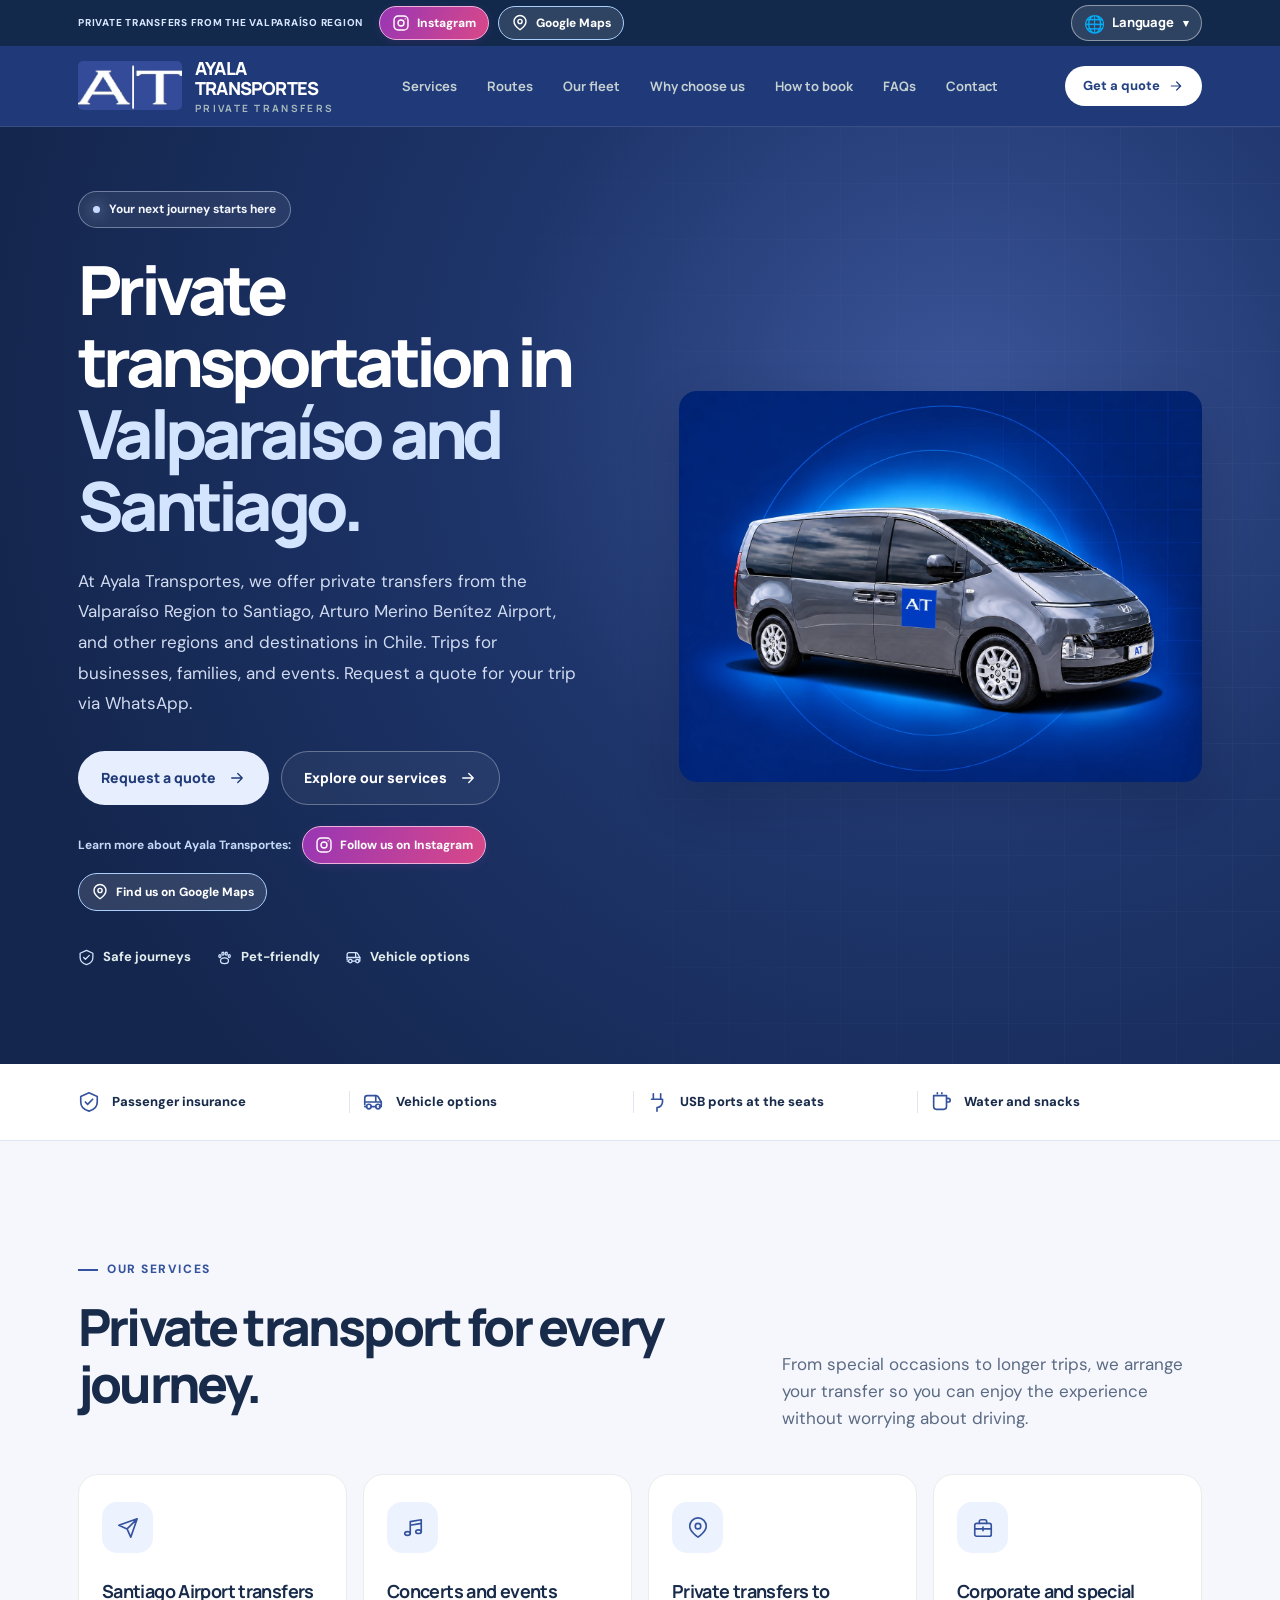
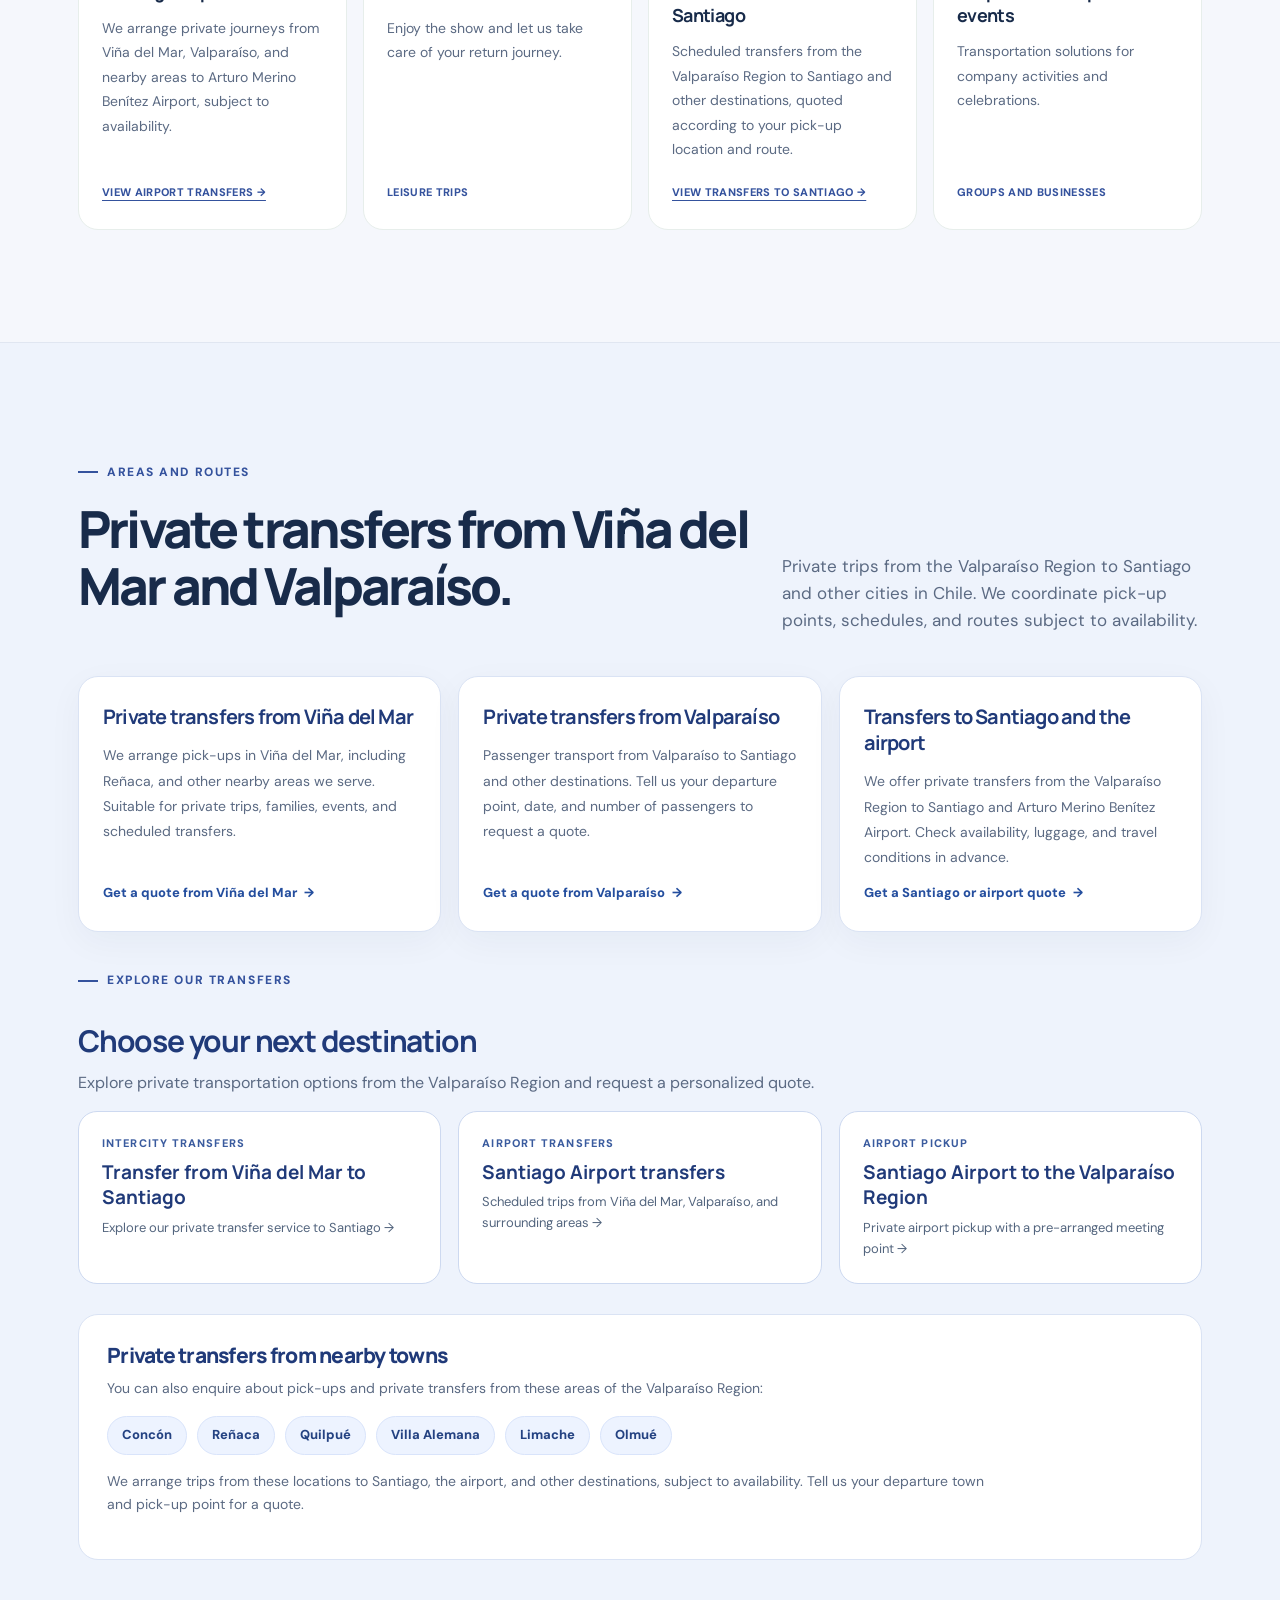
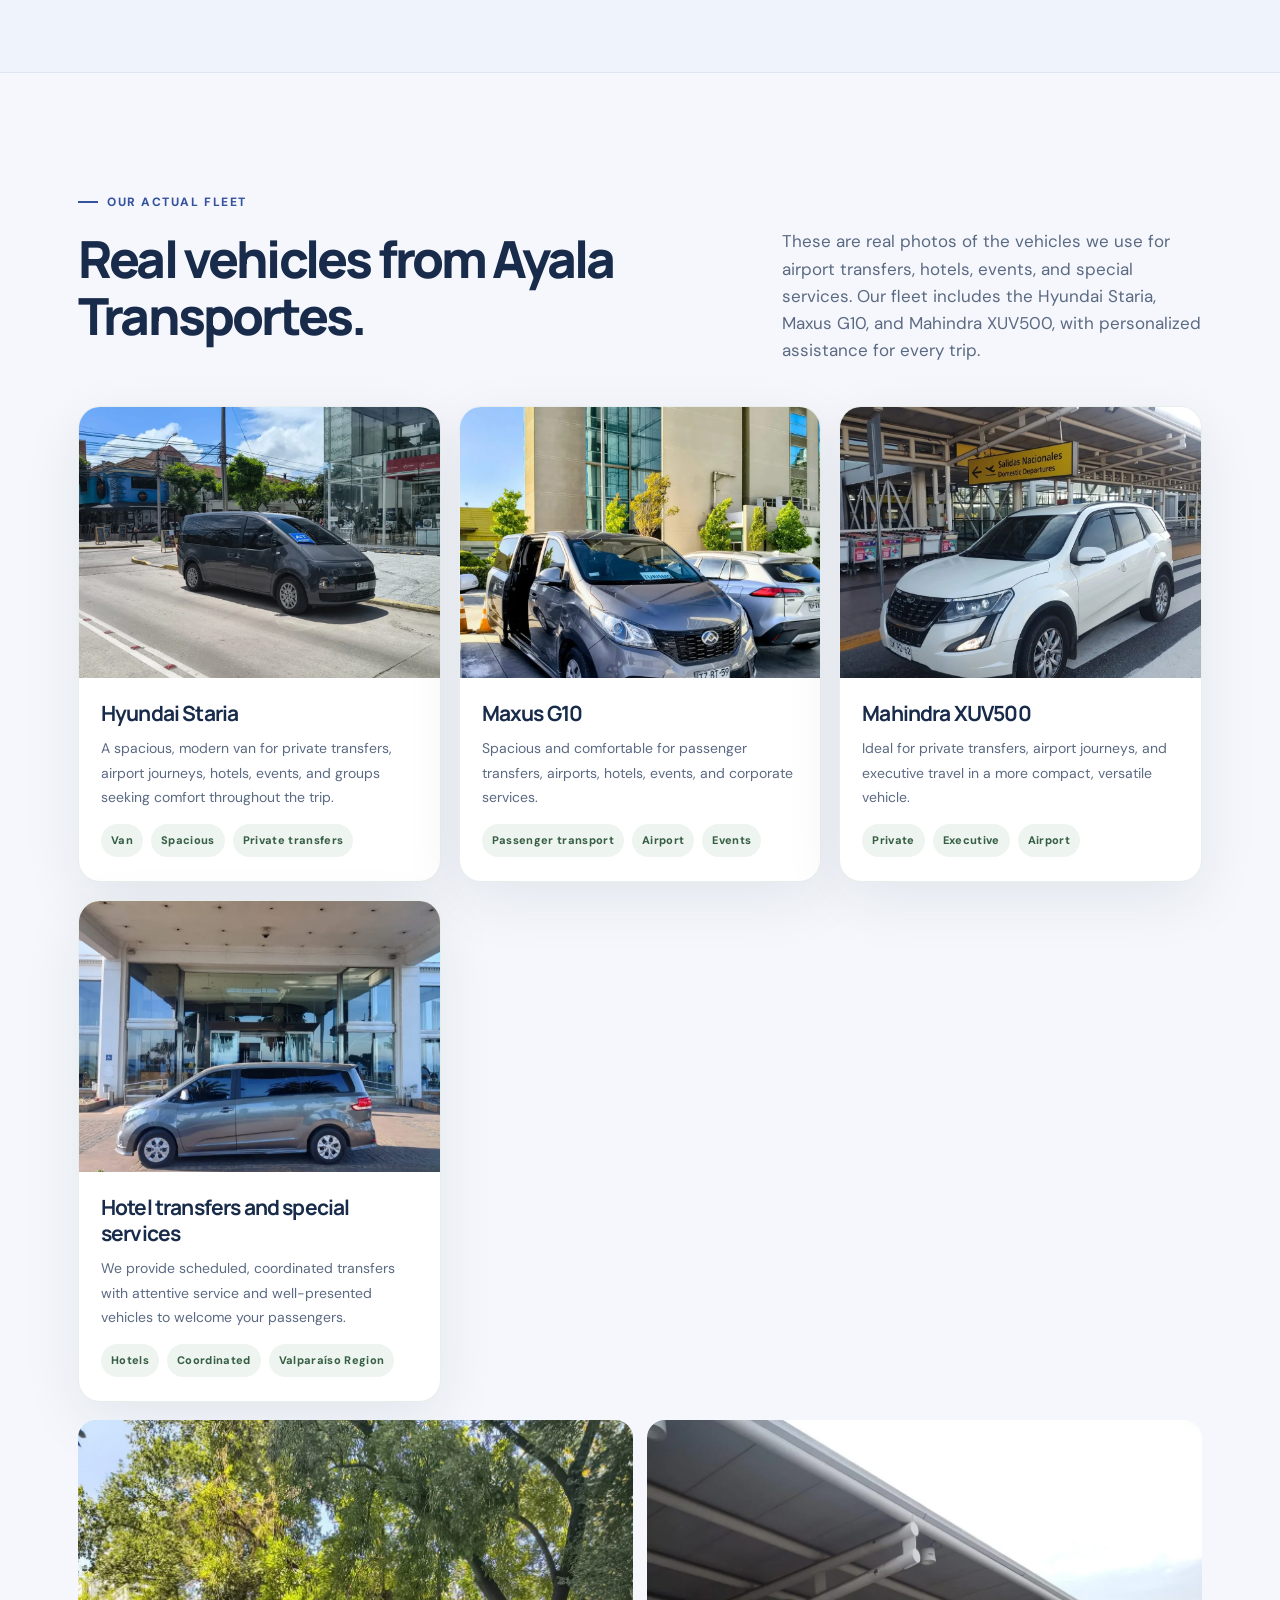
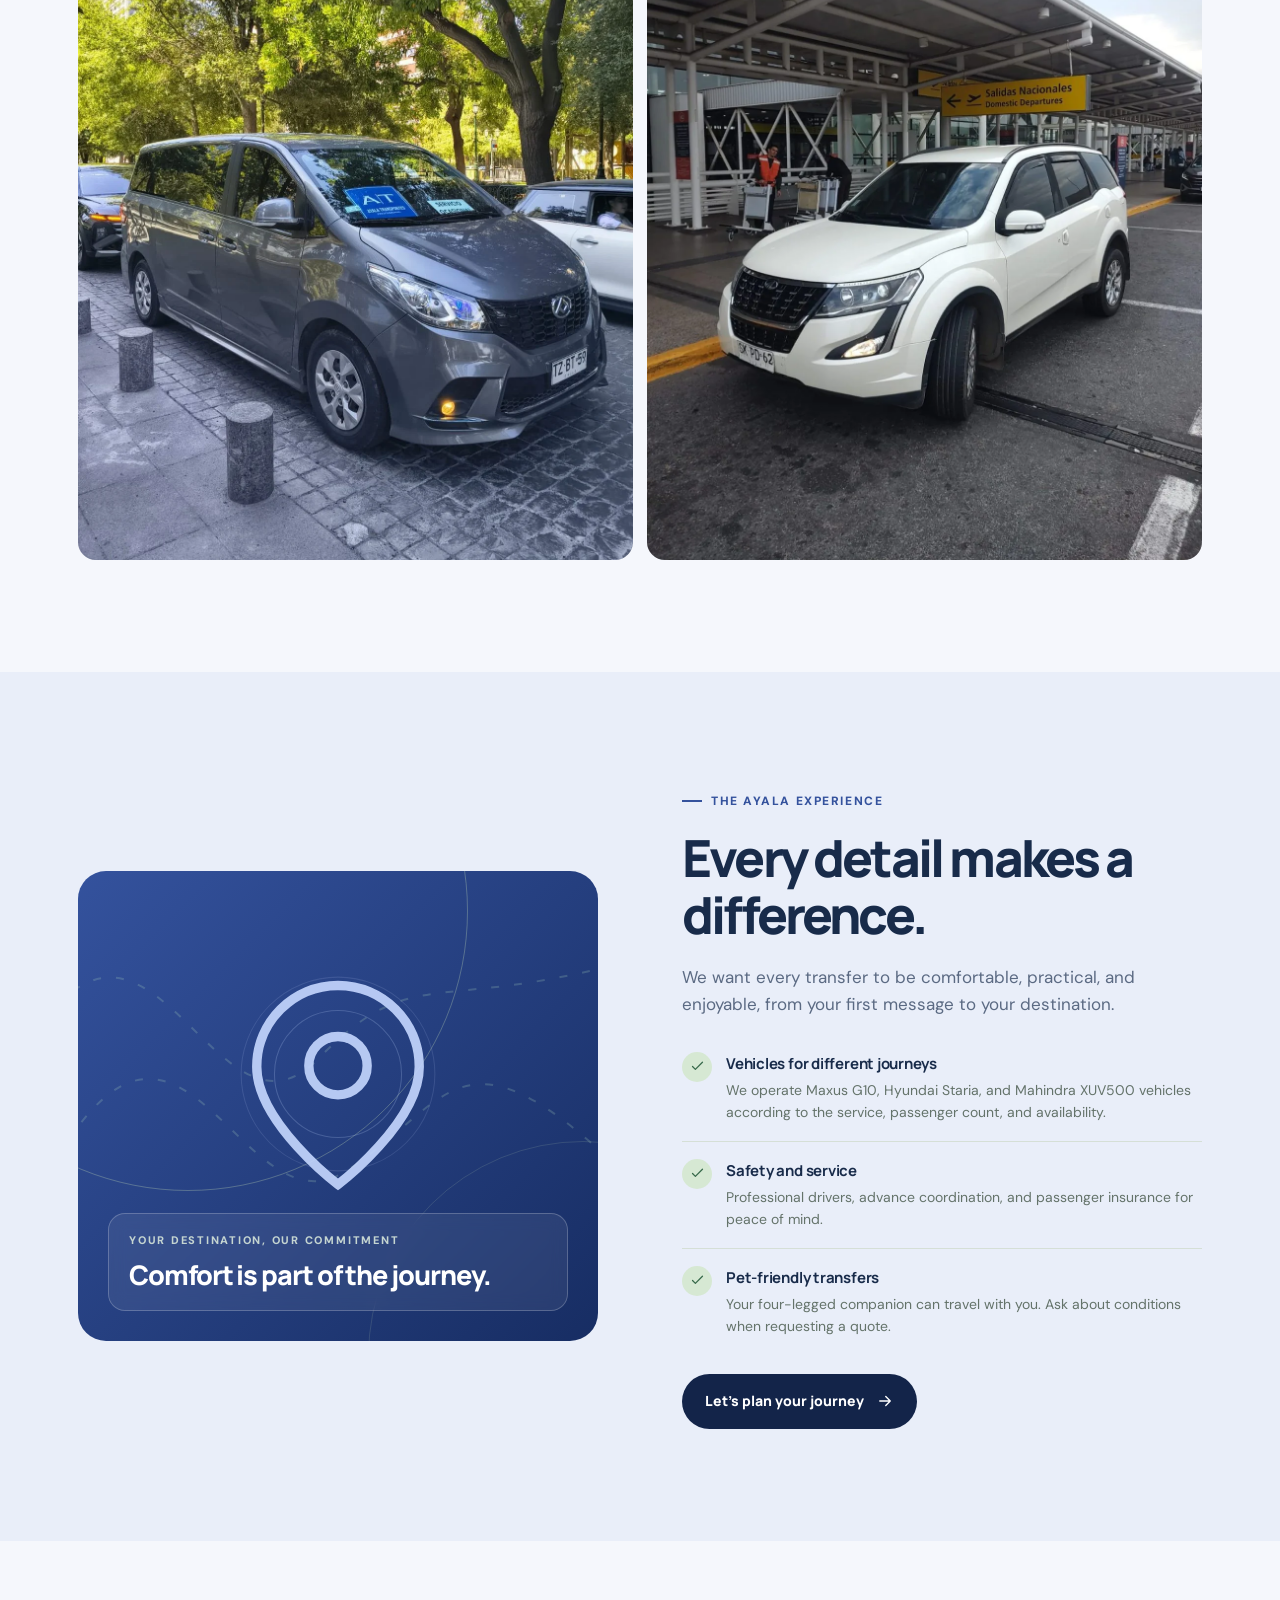
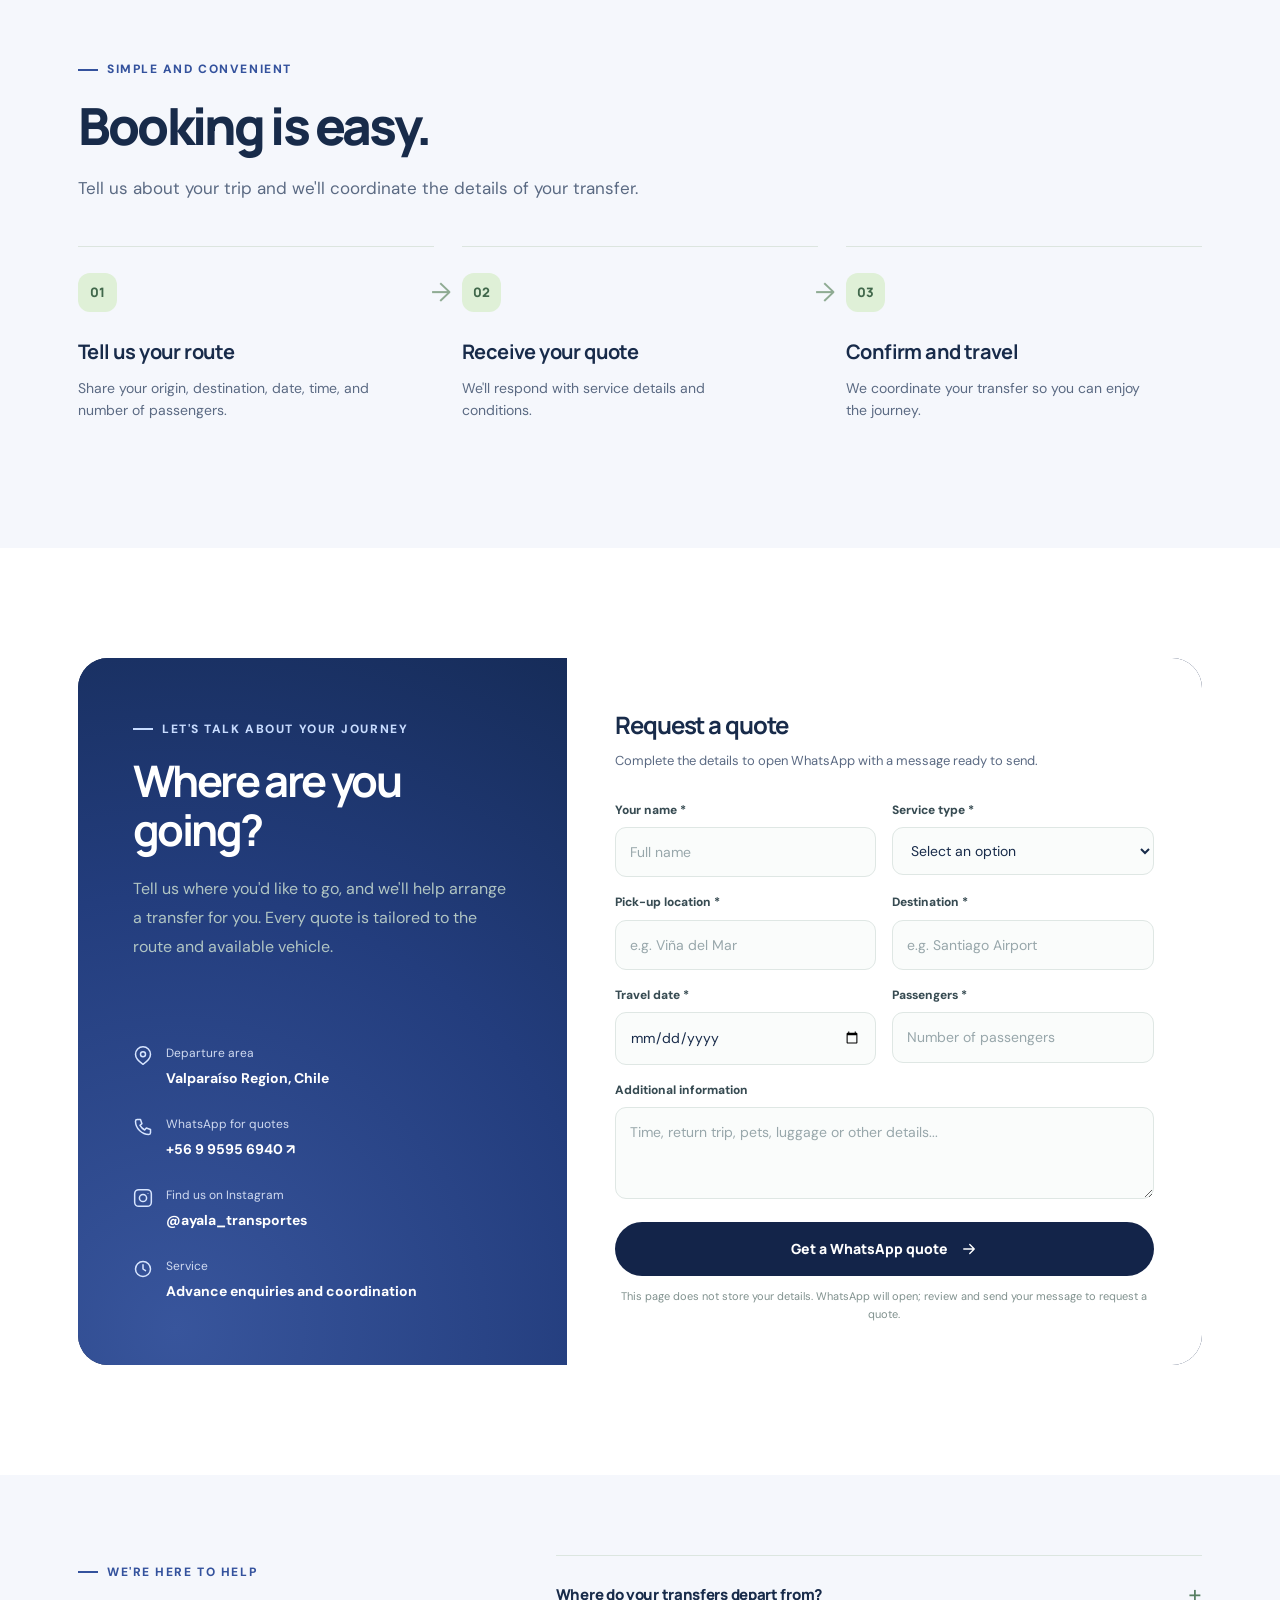
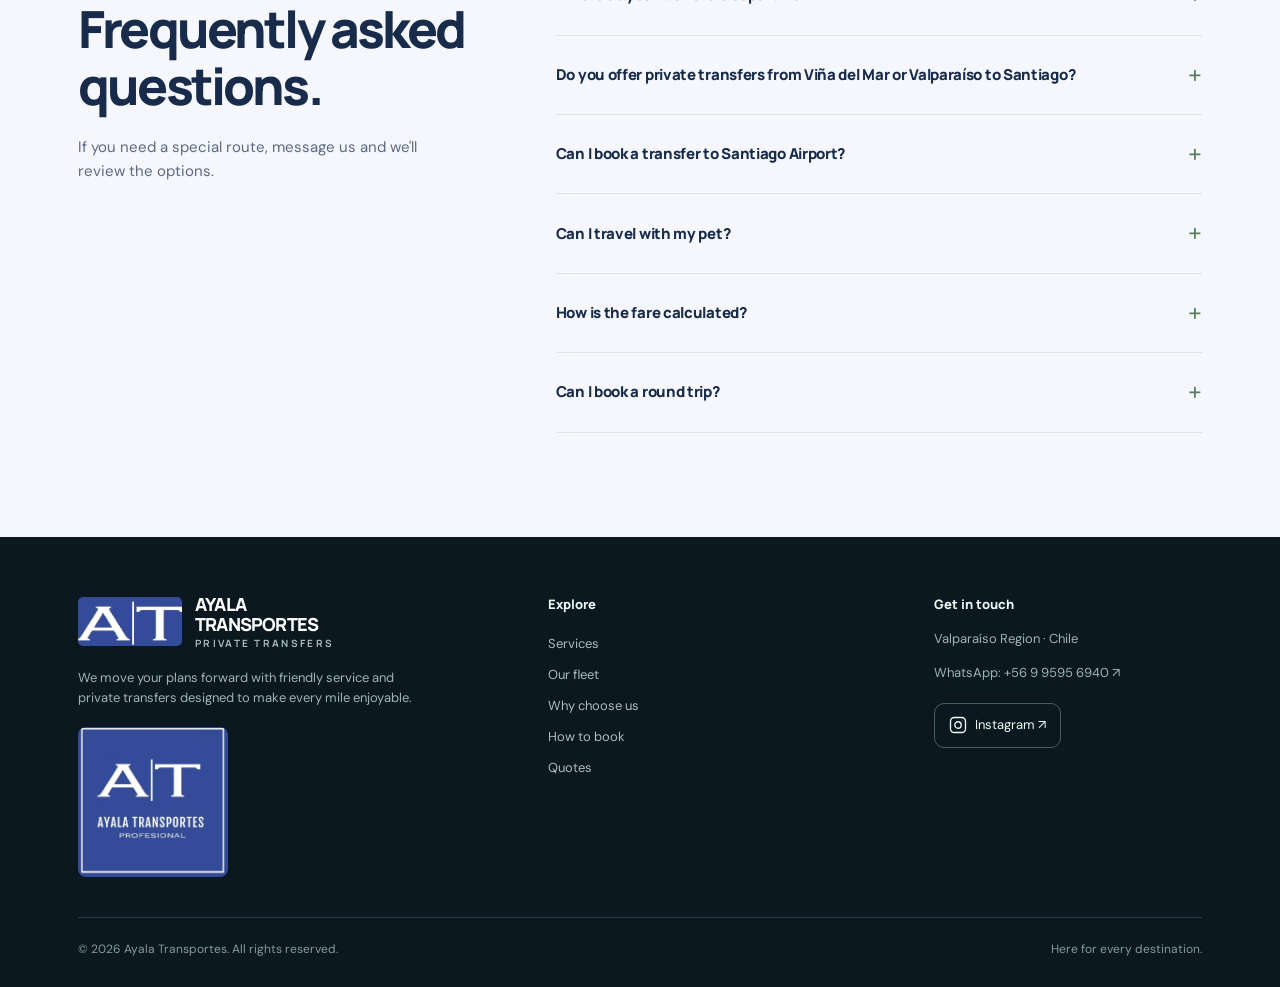
<file: en/index.html>
<!doctype html>
<html lang="en">
<head>
<!-- Google Ads: etiqueta global para medir contactos (no dispara conversiones al cargar la pagina). -->
<script async="" src="https://www.googletagmanager.com/gtag/js?id=AW-18545505706"></script>
<script>
    window.dataLayer = window.dataLayer || [];
    function gtag(){ window.dataLayer.push(arguments); }
    gtag('js', new Date());
    gtag('config', 'AW-18545505706');
  </script>
<!-- Fin de Google Ads. -->
<meta charset="utf-8"/>
<meta content="width=device-width, initial-scale=1" name="viewport"/>
<meta content="#203a79" name="theme-color"/>
<meta content="Private transfers from the Valparaíso Region to Santiago, the airport, and other regions and destinations in Chile. Trips for businesses, families, and events." name="description"/>
<meta content="Private Transportation in Valparaíso and Santiago | Ayala Transportes" property="og:title"/>
<meta content="Private transfers from the Valparaíso Region to Santiago, the airport, and other regions and destinations in Chile. Trips for businesses, families, and events." property="og:description"/>
<meta content="website" property="og:type"/>
<meta content="https://ayalatransportes.cl/en/" property="og:url"/>
<meta content="en_US" property="og:locale"/>
<meta content="index, follow, max-image-preview:large" name="robots"/>
<link href="https://ayalatransportes.cl/en/" rel="canonical"/>
<title>Private Transportation in Valparaíso and Santiago | Ayala Transportes</title>
<link href="https://fonts.googleapis.com" rel="preconnect"/>
<link crossorigin="" href="https://fonts.gstatic.com" rel="preconnect"/>
<link href="https://fonts.googleapis.com/css2?family=DM+Sans:wght@400;500;600;700&amp;family=Manrope:wght@400;500;600;700;800&amp;display=swap" rel="stylesheet"/>
<style>
    :root{--ink:#12222b;--dark:#0c1922;--dark2:#132a36;--white:#fff;--paper:#f7f8f6;--muted:#61717a;--line:#e5eae8;--mint:#ddf4cf;--lime:#d9f878;--green:#43734f;--radius:22px;--shadow:0 18px 60px rgba(19,43,45,.08)}
    *,*::before,*::after{box-sizing:border-box}html{scroll-behavior:smooth;scroll-padding-top:90px}body{margin:0;color:var(--ink);background:var(--paper);font-family:'DM Sans',system-ui,sans-serif;line-height:1.6;-webkit-font-smoothing:antialiased}h1,h2,h3,h4,p{margin-top:0}h1,h2,h3,h4,.brand,.nav-links,.btn{font-family:'Manrope',system-ui,sans-serif}a{text-decoration:none;color:inherit}button,input,select,textarea{font:inherit}button{cursor:pointer}button,a{-webkit-tap-highlight-color:transparent}a:focus-visible,button:focus-visible,input:focus-visible,textarea:focus-visible,select:focus-visible{outline:3px solid #89bc66;outline-offset:3px}::selection{background:var(--lime);color:var(--dark)}.container{max-width:1180px;margin:0 auto;padding:0 28px}.icon{width:22px;height:22px;display:inline-block;flex:0 0 auto;stroke:currentColor;fill:none;stroke-linecap:round;stroke-linejoin:round;stroke-width:1.8}.eyebrow{display:inline-flex;align-items:center;gap:9px;color:#66834b;letter-spacing:.13em;text-transform:uppercase;font-size:12px;font-weight:800;margin-bottom:18px}.eyebrow::before{content:'';width:20px;height:2px;background:currentColor}.section-title{font-size:clamp(32px,4vw,52px);line-height:1.12;letter-spacing:-.055em;margin:0 0 20px;font-weight:800}.section-lead{color:var(--muted);font-size:17px;max-width:580px}.btn{display:inline-flex;align-items:center;justify-content:center;gap:12px;border:1px solid transparent;border-radius:100px;font-weight:800;font-size:14px;padding:15px 22px;min-height:54px;transition:transform .2s,background .2s,color .2s,border-color .2s}.btn:hover{transform:translateY(-2px)}.btn .icon{width:18px;height:18px}.btn-lime{background:var(--lime);color:#10221b}.btn-lime:hover{background:#e5ffa0}.btn-ghost{color:#fff;border-color:rgba(255,255,255,.3);background:rgba(255,255,255,.05)}.btn-ghost:hover{background:rgba(255,255,255,.12)}.btn-dark{background:var(--dark);color:#fff}.btn-dark:hover{background:#263c45}.btn-outline{border-color:#cbd6cf;background:transparent;color:var(--ink)}
    .notice{background:#e0f5cb;color:#263e27;font-size:12px;text-align:center;padding:7px 14px;letter-spacing:.01em;font-weight:700}.notice span{font-weight:500;margin-left:6px}
    .nav-wrap{background:#0c1922;position:sticky;top:0;z-index:30;border-bottom:1px solid rgba(255,255,255,.1)}.nav{min-height:80px;display:flex;align-items:center;justify-content:space-between;gap:20px}.brand{display:inline-flex;align-items:center;gap:13px;color:#fff;font-size:18px;line-height:1.13;font-weight:800;letter-spacing:-.045em}.brand-mark{display:grid;place-items:center;width:43px;height:43px;border-radius:12px;background:var(--lime);color:var(--dark)}.brand-mark .icon{width:26px;height:26px;stroke-width:2.2}.brand small{font-size:10px;font-weight:700;color:#a8babc;letter-spacing:.23em;display:block;margin-top:4px;text-transform:uppercase}.nav-links{display:flex;gap:30px;align-items:center;font-size:13px;font-weight:700;color:#c5d0d0}.nav-links a:hover{color:var(--lime)}.nav-cta{display:inline-flex;align-items:center;gap:8px;color:var(--dark);background:var(--lime);border-radius:50px;padding:10px 18px;font-weight:800;font-size:13px}.menu-button{display:none;background:transparent;border:1px solid rgba(255,255,255,.25);border-radius:12px;color:white;padding:9px}
    .hero{overflow:hidden;background:radial-gradient(circle at 74% 24%,#25434a 0%,#122932 30%,var(--dark) 67%);color:white;position:relative}.hero::before{position:absolute;inset:0;content:'';background-image:linear-gradient(rgba(255,255,255,.028) 1px,transparent 1px),linear-gradient(90deg,rgba(255,255,255,.028) 1px,transparent 1px);background-size:56px 56px;mask-image:linear-gradient(90deg,transparent 25%,black 100%);pointer-events:none}.hero-inner{display:grid;grid-template-columns:1.06fr .94fr;align-items:center;gap:12px;min-height:610px;padding-top:64px;padding-bottom:82px;position:relative}.hero-copy{position:relative;z-index:2;padding-bottom:14px}.hero-chip{display:inline-flex;align-items:center;gap:9px;border:1px solid rgba(217,248,120,.24);background:rgba(217,248,120,.09);border-radius:99px;padding:8px 14px;font-size:12px;font-weight:700;color:#e9f6d3;margin-bottom:26px}.hero-chip i{width:7px;height:7px;border-radius:50%;background:var(--lime);box-shadow:0 0 15px var(--lime)}.hero h1{font-size:clamp(45px,5.3vw,75px);letter-spacing:-.07em;line-height:1.06;font-weight:800;margin:0 0 24px;max-width:670px}.hero h1 em{font-style:normal;color:var(--lime)}.hero .intro{font-size:17px;color:#b9cbcb;line-height:1.8;max-width:500px;margin-bottom:32px}.hero-actions{display:flex;gap:12px;flex-wrap:wrap}.hero-proof{display:flex;align-items:center;gap:25px;margin-top:36px;color:#e3eeee;font-size:13px;font-weight:700}.hero-proof span{display:flex;align-items:center;gap:8px}.hero-proof .icon{width:17px;height:17px;color:var(--lime)}
    .visual{position:relative;min-height:420px;display:grid;place-items:center}.visual-glow{position:absolute;width:85%;aspect-ratio:1;border-radius:50%;background:radial-gradient(circle,rgba(177,226,156,.23),rgba(106,157,146,.04) 65%,transparent 72%);filter:blur(5px)}.orbit{position:absolute;border:1px solid rgba(210,238,201,.13);border-radius:50%;width:100%;aspect-ratio:1;transform:scale(1.07) rotate(-24deg)}.orbit.two{transform:scale(.81) rotate(20deg)}.van-svg{width:118%;max-width:none;position:relative;z-index:1;overflow:visible;transform:translate(-1%,-4%);filter:drop-shadow(0 28px 26px rgba(0,0,0,.23))}.visual-pin{position:absolute;z-index:3;display:flex;align-items:center;gap:10px;padding:11px 15px;background:rgba(236,249,237,.96);box-shadow:0 15px 45px rgba(0,0,0,.18);color:#1d3235;border-radius:14px;font-size:12px;font-weight:800}.visual-pin .icon{width:19px;height:19px;color:#4f8062}.visual-pin.a{right:0;top:15%}.visual-pin.b{left:0;bottom:11%}.visual-caption{font-size:10px;color:#8ca6a8;position:absolute;bottom:-24px;right:8px;letter-spacing:.08em}
    .trust-strip{background:#fff;border-bottom:1px solid var(--line)}.trust-inner{display:grid;grid-template-columns:repeat(4,1fr);gap:12px;padding-top:27px;padding-bottom:27px}.trust-item{display:flex;align-items:center;gap:12px;font-size:13px;font-weight:800}.trust-item:not(:last-child){border-right:1px solid var(--line)}.trust-item .icon{width:22px;height:22px;color:var(--green)}
    section.content{padding:112px 0}.section-head{display:flex;justify-content:space-between;gap:30px;align-items:end;margin-bottom:42px}.section-head .section-lead{max-width:420px;margin-bottom:0}.services{display:grid;grid-template-columns:repeat(4,1fr);gap:16px}.service-card{border:1px solid #e7eeeb;background:#fff;border-radius:20px;padding:27px 23px 28px;min-height:278px;display:flex;flex-direction:column;transition:transform .2s,box-shadow .2s}.service-card:hover{transform:translateY(-5px);box-shadow:var(--shadow)}.service-card .service-icon{width:51px;height:51px;display:grid;place-items:center;background:#eaf2e7;color:#386747;border-radius:15px;margin-bottom:27px}.service-card h3{font-size:18px;line-height:1.3;letter-spacing:-.035em;margin:0 0 12px}.service-card p{font-size:14px;color:var(--muted);line-height:1.75;margin:0}.service-card .tag{font-size:11px;color:#68836b;margin-top:auto;padding-top:22px;font-weight:800;letter-spacing:.03em}.fleet-grid{display:grid;grid-template-columns:repeat(3,1fr);gap:18px}.fleet-card{border:1px solid #e7eeeb;background:#fff;border-radius:22px;overflow:hidden;box-shadow:var(--shadow)}.fleet-media{aspect-ratio:4/3;overflow:hidden;background:#dde5e0}.fleet-media img{width:100%;height:100%;object-fit:cover;display:block}.fleet-body{padding:22px 22px 24px}.fleet-body h3{font-size:21px;line-height:1.25;letter-spacing:-.04em;margin:0 0 10px;font-family:'Manrope',system-ui,sans-serif}.fleet-body p{font-size:14px;color:var(--muted);line-height:1.75;margin:0 0 14px}.fleet-meta{display:flex;flex-wrap:wrap;gap:8px}.fleet-badge{display:inline-flex;align-items:center;border-radius:999px;background:#eef4ef;color:#365f44;font-size:11px;font-weight:800;letter-spacing:.03em;padding:8px 10px}.gallery-strip{display:grid;grid-template-columns:repeat(2,1fr);gap:14px;margin-top:18px}.gallery-shot{border-radius:18px;overflow:hidden;min-height:220px;background:#dde5e0}.gallery-shot img{width:100%;height:100%;object-fit:cover;display:block}
    .benefits-section{background:#eaf0e9;overflow:hidden}.benefits-grid{display:grid;grid-template-columns:1fr 1fr;gap:84px;align-items:center}.benefits-visual{min-height:470px;border-radius:28px;background:linear-gradient(135deg,#193440,#0e1d25);position:relative;overflow:hidden;padding:30px;display:flex;align-items:end}.benefits-visual::before{content:'';position:absolute;border:1px solid rgba(229,252,190,.26);border-radius:50%;width:560px;height:560px;left:-170px;top:-240px}.benefits-visual::after{content:'';position:absolute;border:1px solid rgba(229,252,190,.12);border-radius:50%;width:430px;height:430px;right:-200px;bottom:-230px}.benefits-visual .route-line{position:absolute;inset:0;opacity:.2;width:100%;height:100%}.benefits-visual .block-label{position:relative;z-index:2;border:1px solid rgba(255,255,255,.22);border-radius:17px;padding:18px 20px;background:rgba(255,255,255,.07);backdrop-filter:blur(8px);color:#fff;width:100%}.block-label span{display:block;color:#c5d5d1;font-size:11px;font-weight:800;letter-spacing:.16em;margin-bottom:9px;text-transform:uppercase}.block-label strong{font:800 27px/1.2 'Manrope',sans-serif;letter-spacing:-.04em}.benefits-visual .road-symbol{position:absolute;left:50%;top:43%;transform:translate(-50%,-50%);width:250px;height:250px;color:var(--lime);opacity:.9}.benefits-copy .section-title{max-width:500px}.benefit{display:flex;gap:14px;padding:17px 0;border-bottom:1px solid #d5dfd6}.benefit:last-of-type{border-bottom:0}.benefit .mini-check{display:grid;place-items:center;border-radius:50%;background:#d6e8d3;color:#386a4b;width:30px;height:30px;flex:0 0 auto}.benefit h3{font-size:15px;margin:0 0 3px;letter-spacing:-.015em}.benefit p{font-size:14px;color:#64736a;margin:0}.benefits-copy .btn{margin-top:20px}
    .steps{display:grid;grid-template-columns:repeat(3,1fr);gap:28px;margin-top:44px}.step{position:relative;border-top:1px solid #dce5df;padding-top:26px}.step .num{display:grid;place-items:center;width:39px;height:39px;border-radius:12px;background:#dff0d7;color:#41684b;font-family:'Manrope';font-size:13px;font-weight:900;margin-bottom:24px}.step h3{font-size:20px;letter-spacing:-.03em;margin-bottom:9px}.step p{color:var(--muted);font-size:14px;max-width:300px}.step:not(:last-child)::after{content:'→';position:absolute;right:-17px;top:25px;font-size:26px;color:#8fab93}
    .contact-section{background:#fff;padding:110px 0}.contact-panel{background:var(--dark);border-radius:30px;color:#fff;overflow:hidden;display:grid;grid-template-columns:.87fr 1.13fr}.contact-info{background:radial-gradient(circle at 20% 95%,#25493d,#142935 50%,#0f202a 83%);padding:62px 55px;display:flex;flex-direction:column}.contact-info .eyebrow{color:var(--lime)}.contact-info h2{font-size:clamp(32px,3.4vw,49px);line-height:1.12;letter-spacing:-.06em;margin-bottom:21px}.contact-info>p{color:#b1c5c3;font-size:16px;line-height:1.8}.contact-list{margin-top:auto;padding-top:34px;display:grid;gap:24px}.contact-row{display:flex;gap:13px;align-items:flex-start}.contact-row .icon{color:var(--lime);width:20px;height:20px;margin-top:2px}.contact-row span{color:#92b1ac;font-size:12px;display:block;margin-bottom:2px}.contact-row strong{font-size:14px;color:#edf7f2;font-weight:700}.contact-form{padding:48px 48px 42px;background:#fff;color:var(--ink)}.contact-form h3{font-size:24px;letter-spacing:-.045em;margin-bottom:7px}.form-hint{font-size:13px;color:var(--muted);margin-bottom:29px}.fields{display:grid;grid-template-columns:1fr 1fr;gap:16px}.field{display:flex;flex-direction:column;gap:7px}.field.full{grid-column:span 2}.field label{font-size:12px;font-weight:800;color:#374b52}.field input,.field select,.field textarea{border:1px solid #dfe7e4;background:#fafcfb;border-radius:11px;padding:13px 14px;outline:none;width:100%;color:var(--ink);font-size:14px;min-height:48px}.field textarea{resize:vertical;min-height:92px}.field input:focus,.field select:focus,.field textarea:focus{border-color:#72a276;box-shadow:0 0 0 3px #e3f4df}.field input::placeholder,.field textarea::placeholder{color:#98a7ab}.form-submit{width:100%;margin-top:23px}.form-footnote{font-size:11px;color:#80918e;text-align:center;margin:12px 0 0;line-height:1.6}.form-result{display:none;margin-top:18px;padding:16px;border:1px solid #c5d9c0;border-radius:14px;background:#f2f8f0;font-size:13px}.form-result.active{display:block}.form-result textarea{width:100%;min-height:120px;font-size:12px;resize:vertical;margin:12px 0;border:1px solid #d0dfcd;border-radius:8px;padding:10px}.form-result .result-actions{display:flex;gap:10px;flex-wrap:wrap}.form-result a,.form-result button{border:0;border-radius:8px;background:#193940;color:#fff;font-weight:700;font-size:12px;padding:9px 13px}
    .faq{padding:80px 0 104px}.faq-grid{display:grid;grid-template-columns:.75fr 1.25fr;gap:90px}.faq-grid .section-lead{font-size:15px}.faq-list{border-top:1px solid #dce6e0}details{border-bottom:1px solid #dce6e0;padding:20px 0}summary{cursor:pointer;list-style:none;display:flex;align-items:center;justify-content:space-between;gap:15px;font-family:'Manrope';font-size:15px;font-weight:800;letter-spacing:-.02em}summary::-webkit-details-marker{display:none}summary::after{content:'+';font-size:24px;color:#567e61;font-weight:500}details[open] summary::after{content:'−'}details p{font-size:14px;color:var(--muted);line-height:1.8;margin:13px 32px 0 0}
    .footer{background:#0b1820;color:#e5f0ea;padding:57px 0 28px}.footer-grid{display:grid;grid-template-columns:1.25fr 1fr .8fr;gap:52px}.footer .brand{margin-bottom:18px}.footer p{color:#9db3b3;font-size:13px;max-width:335px}.footer h4{font-size:13px;font-weight:800;margin-bottom:15px;color:#ecf6f2}.footer a.footer-link{display:block;color:#abbebd;font-size:13px;padding:5px 0}.footer a.footer-link:hover{color:var(--lime)}.social{display:inline-flex;align-items:center;gap:8px;border:1px solid #45605e;padding:11px 14px;border-radius:10px;font-size:13px;color:#eff9f1;margin-top:6px}.social .icon{width:18px;height:18px}.footer-bottom{margin-top:40px;border-top:1px solid #233a40;padding-top:22px;display:flex;justify-content:space-between;gap:20px;font-size:12px;color:#849b9c}.mobile-action{display:none}
    @media(max-width:1100px){.services{grid-template-columns:repeat(2,1fr)}.benefits-grid{gap:45px}.hero h1{font-size:clamp(42px,5.4vw,65px)}.nav-links{gap:20px}.visual-pin.a{right:-10px}.fleet-grid{grid-template-columns:repeat(2,1fr)}.gallery-strip{grid-template-columns:repeat(2,1fr)}}@media(max-width:800px){.container{padding:0 22px}.nav{min-height:70px}.nav-links{display:none;position:absolute;left:0;right:0;top:70px;background:#10222b;padding:16px 25px 24px;flex-direction:column;align-items:flex-start;gap:19px;border-top:1px solid #30454a}.nav-links.open{display:flex}.nav-cta{margin-left:auto}.menu-button{display:grid;place-items:center}.hero-inner{grid-template-columns:1fr;gap:0;padding-top:70px;padding-bottom:55px}.hero-copy{max-width:650px}.hero h1{font-size:clamp(43px,8vw,70px)}.visual{min-height:340px;max-width:640px;width:100%;margin:30px auto 0}.van-svg{width:105%}.visual-pin.a{right:7%;top:12%}.visual-pin.b{left:4%;bottom:11%}.trust-inner{grid-template-columns:repeat(2,1fr);row-gap:23px}.trust-item:nth-child(2){border-right:0}.benefits-grid{grid-template-columns:1fr}.benefits-visual{min-height:390px}.section-head{align-items:start;flex-direction:column;gap:0}.steps{gap:18px}.contact-panel{grid-template-columns:1fr}.contact-info{padding:43px 36px}.contact-list{margin-top:10px;grid-template-columns:repeat(2,1fr)}.contact-form{padding:40px 36px}.faq-grid{grid-template-columns:1fr;gap:30px}.footer-grid{grid-template-columns:1fr 1fr;gap:35px}.footer-grid>div:first-child{grid-column:span 2}}@media(max-width:560px){.container{padding:0 19px}.notice{font-size:10px}.notice span{display:none}.brand{font-size:15px;gap:9px}.brand-mark{width:38px;height:38px}.brand small{font-size:8px}.nav-cta{display:none}.hero-inner{padding-top:55px;padding-bottom:48px}.hero h1{font-size:clamp(40px,11vw,56px)}.hero .intro{font-size:15px}.hero-actions .btn{width:100%}.hero-proof{gap:16px;font-size:11px;flex-wrap:wrap;margin-top:28px}.visual{min-height:250px;margin-top:15px}.van-svg{width:118%;transform:translate(-4%,0)}.visual-pin{padding:8px 10px;font-size:10px;gap:5px}.visual-pin .icon{width:14px;height:14px}.visual-pin.a{top:11%;right:0}.visual-pin.b{bottom:6%;left:0}.visual-caption{bottom:-9px}section.content{padding:75px 0}.section-title{font-size:clamp(31px,9vw,42px)}.section-lead{font-size:15px}.trust-inner{padding-top:22px;padding-bottom:22px;gap:20px}.trust-item{font-size:11px;gap:8px}.trust-item .icon{width:19px;height:19px}.services{grid-template-columns:1fr;gap:12px}.service-card{min-height:unset;padding:23px}.service-card .service-icon{margin-bottom:20px}.service-card .tag{padding-top:15px}.fleet-grid,.gallery-strip{grid-template-columns:1fr}.fleet-body{padding:18px}.benefits-visual{min-height:330px}.steps{grid-template-columns:1fr;margin-top:30px}.step{padding-top:18px}.step:not(:last-child)::after{display:none}.step .num{margin-bottom:12px}.step p{max-width:100%}.contact-section{padding:70px 0}.contact-panel{border-radius:21px}.contact-info{padding:38px 26px}.contact-list{grid-template-columns:1fr;gap:17px}.contact-form{padding:33px 22px}.fields{grid-template-columns:1fr;gap:13px}.field.full{grid-column:span 1}.faq{padding:70px 0}.footer-grid{grid-template-columns:1fr;gap:24px}.footer-grid>div:first-child{grid-column:span 1}.footer-bottom{flex-direction:column;gap:7px}.mobile-action{display:block;position:fixed;z-index:25;bottom:16px;left:50%;transform:translateX(-50%);width:calc(100% - 34px);max-width:420px;box-shadow:0 10px 32px rgba(12,25,34,.25)}.mobile-action .btn{width:100%}body{padding-bottom:56px}}
    @media(prefers-reduced-motion:reduce){html{scroll-behavior:auto}*,*::before,*::after{transition-duration:.01ms!important;animation-duration:.01ms!important}}

    /* Identidad visual: azul y blanco del logo oficial */
    :root{--dark:#132449;--dark2:#233c72;--ink:#182b4a;--paper:#f5f7fc;--muted:#5b6a83;--line:#e0e6f1;--lime:#c8dcff;--mint:#edf3ff;--green:#34529d}
    .notice{background:#e9f0ff;color:#203868}
    .nav-wrap{background:#203a79}
    .brand-mark{height:49px;width:104px;background:#344b99;border-radius:5px;overflow:hidden;flex:none}
    .brand-mark img{width:100%;height:100%;display:block;object-fit:cover}
    .nav-cta{background:#fff;color:#244282}
    .hero{background:radial-gradient(circle at 75% 30%,#3b5599 0%,#1e356b 40%,#14264d 85%)}
    .hero-chip{border-color:rgba(218,230,255,.4);background:rgba(255,255,255,.07);color:#f4f7ff}
    .hero-chip i{background:#c8dcff;box-shadow:0 0 15px #c8dcff}
    .hero .intro{color:#d2dcf1}
    .btn-lime{background:#e7efff;color:#203b78}
    .btn-lime:hover{background:#fff}
    .hero h1 em,.hero-proof .icon{color:#d3e4ff}
    .eyebrow{color:#34529d}
    .service-card .service-icon{background:#ecf2fe;color:#34529d}
    .service-card .tag{color:#34529d}
    .trust-item .icon{color:#34529d}
    .benefits-section{background:#e9eef9}
    .benefits-visual{background:linear-gradient(135deg,#34529d,#172d63)}
    .benefits-visual .road-symbol{color:#c6d8ff}
    .contact-info{background:radial-gradient(circle at 20% 95%,#38559c,#233d7d 56%,#162c59)}
    .contact-row .icon{color:#d7e5ff}
    .contact-row span{color:#d0daf0}
    .contact-row strong{color:#fff}
    .field input:focus,.field select:focus,.field textarea:focus{border-color:#4e70b9;box-shadow:0 0 0 3px #e3ecfc}
    a:focus-visible,button:focus-visible,input:focus-visible,textarea:focus-visible,select:focus-visible{outline-color:#91b5fc}
    .official-logo{display:block;width:150px;height:auto;margin-top:18px;border-radius:8px}
    .footer .brand{align-items:center}
    @media(max-width:800px){.nav-links{background:#203a79}}
    @media(max-width:560px){.brand-mark{width:68px;height:35px}.brand{gap:7px}.brand>span:last-child{font-size:13px}.brand small{font-size:7px}.official-logo{width:122px}}

    /* Rutas y cobertura: contenido útil, visible en móvil y escritorio */
    .routes-section{background:#eef3fc;border-top:1px solid #e0e6f1;border-bottom:1px solid #e0e6f1}
    .route-grid{display:grid;grid-template-columns:repeat(3,minmax(0,1fr));gap:17px}
    .route-card{background:#fff;border:1px solid #dae3f4;border-radius:20px;padding:27px 24px;display:flex;flex-direction:column;gap:13px;box-shadow:0 10px 35px rgba(19,36,73,.045)}
    .route-card h3{font-size:20px;line-height:1.3;letter-spacing:-.04em;margin:0;color:#203a79}
    .route-card p{color:#5b6a83;font-size:14px;line-height:1.8;margin:0;flex:1}
    .route-card a{display:inline-flex;align-items:center;gap:7px;font-weight:800;font-size:13px;color:#244e9e}
    .route-note{margin-top:15px;font-size:13px;color:#5b6a83;max-width:880px}
    .coverage-area{margin-top:30px;padding:27px 28px;background:#fff;border:1px solid #dae3f4;border-radius:20px}
    .coverage-area h3{font:800 21px/1.3 'Manrope',system-ui,sans-serif;letter-spacing:-.035em;color:#203a79;margin:0 0 8px}
    .coverage-area>p{font-size:14px;color:#5b6a83;line-height:1.7;margin-bottom:15px}
    .coverage-list{list-style:none;display:flex;flex-wrap:wrap;gap:10px;padding:0;margin:14px 0 8px}
    .coverage-list li{background:#edf3ff;color:#244282;border:1px solid #d9e4fb;border-radius:999px;padding:8px 14px;font-size:13px;font-weight:800}
    @media(max-width:560px){.coverage-area{padding:23px 19px}.coverage-list{gap:8px}.coverage-list li{padding:7px 11px;font-size:12px}}
    @media(max-width:800px){.route-grid{grid-template-columns:1fr}.route-card{padding:23px}}
  
/* Rutas SEO: estilo coherente con el diseño original */
.featured-route-links{margin-top:32px}
.featured-route-head h3{color:#203a79;font-size:clamp(22px,3vw,30px);margin:8px 0 5px;letter-spacing:-.04em}
.featured-route-head p{color:#5b6a83;max-width:740px;margin-bottom:16px}
.featured-route-grid{display:grid;grid-template-columns:repeat(2,minmax(0,1fr));gap:17px}
.featured-route-link{display:flex;flex-direction:column;gap:7px;padding:23px;border:1px solid #cdd9f0;border-radius:19px;background:#fff;transition:box-shadow .2s,transform .2s}
.featured-route-link:hover{box-shadow:0 12px 36px rgba(25,49,99,.12);transform:translateY(-2px)}
.featured-route-kicker{font-size:11px;letter-spacing:.1em;color:#3a5b9e;font-weight:800}
.featured-route-link strong{font-family:'Manrope',sans-serif;font-size:19px;color:#203a79;line-height:1.35}
.featured-route-link>span:last-child{color:#53657e;font-size:13px}
.service-deep-link{display:inline-block;text-decoration:underline;text-underline-offset:4px}
@media(max-width:680px){.featured-route-grid{grid-template-columns:1fr}.featured-route-link{padding:20px}}

/* Accesos directos a Instagram y Google Maps · Ayala Transportes */
.ay-social-topbar{background:#12294c;color:#f4f7ff;position:relative;z-index:31}
.ay-social-topbar-inner{display:flex;align-items:center;justify-content:space-between;gap:16px;min-height:45px;padding-top:5px;padding-bottom:5px}
.ay-social-label{color:#d8e6ff;letter-spacing:.075em;font-weight:800;font-size:10px;line-height:1.35}
.ay-social-links,.ay-social-hero{display:flex;align-items:center;flex-wrap:wrap;gap:9px}
.ay-social-link{display:inline-flex;align-items:center;justify-content:center;gap:7px;white-space:nowrap;min-height:34px;padding:6px 12px;border-radius:999px;border:1px solid rgba(255,255,255,.23);color:#fff;font-size:12px;font-weight:800;line-height:1.2;text-decoration:none;transition:background .2s,border-color .2s,transform .2s}
.ay-social-link svg{flex-shrink:0}
.ay-social-link:hover{background:rgba(255,255,255,.14);border-color:rgba(255,255,255,.7);color:#fff;text-decoration:none;transform:translateY(-1px)}
.ay-social-link:focus-visible{outline:3px solid #f2d7ff;outline-offset:3px}
.ay-social-instagram{border-color:#efb1da;background:linear-gradient(115deg,#9836b5,#d94888);box-shadow:0 2px 9px rgba(153,54,181,.18)}
.ay-social-instagram:hover{background:linear-gradient(115deg,#a848c8,#eb5499)}
.ay-social-maps{border-color:#a9cef9;background:rgba(255,255,255,.12)}
.ay-social-hero{margin-top:21px;gap:9px}
.ay-social-hero-label{font-size:12px;font-weight:700;color:#c4d9f7;margin-right:2px}
.ay-social-hero .ay-social-link{min-height:38px;padding:8px 12px}
@media(max-width:760px){
 .ay-social-label{display:none}
 .ay-social-topbar-inner{justify-content:center;padding-left:12px;padding-right:12px}
 .ay-social-links{justify-content:center;gap:8px;width:100%;flex-wrap:nowrap}
 .ay-social-link{font-size:12px}
 .ay-social-hero-label{flex-basis:100%;font-size:12px}
}
@media(max-width:355px){.ay-social-topbar .ay-social-link{padding:6px 9px;font-size:11px}}


    /* Imagen principal Hyundai Staria · integrada en index.html para subir un solo archivo. */
    .hero .ay-staria-visual{display:block;min-height:0;max-width:100%;margin:0;align-self:center}
    .hero .ay-staria-hero-image{display:block;width:100%;height:auto;max-width:100%;border-radius:18px;box-shadow:0 20px 50px rgba(4,12,34,.18)}
    @media(max-width:800px){.hero .ay-staria-visual{width:100%;max-width:650px;margin:26px auto 0}}
    @media(max-width:560px){.hero .ay-staria-visual{margin:20px auto 0}.hero .ay-staria-hero-image{border-radius:14px}}
</style>
<script type="application/ld+json">{"@context":"https://schema.org","@graph":[{"@type":"Organization","@id":"https://ayalatransportes.cl/#organizacion","name":"Ayala Transportes","url":"https://ayalatransportes.cl/en/","email":"ayalatransportesoficial@gmail.com","telephone":"+56995956940","sameAs":["https://www.instagram.com/ayala_transportes/"],"description":"Private transportation from Viña del Mar, Valparaíso, Concón, Reñaca, Quilpué, Villa Alemana, Limache, and Olmué, with transfers to Santiago, the airport, and events.","areaServed":[{"@type":"AdministrativeArea","name":"Región de Valparaíso"},{"@type":"City","name":"Viña del Mar"},{"@type":"City","name":"Valparaíso"},{"@type":"City","name":"Concón"},{"@type":"Place","name":"Reñaca"},{"@type":"City","name":"Quilpué"},{"@type":"City","name":"Villa Alemana"},{"@type":"City","name":"Limache"},{"@type":"City","name":"Olmué"}],"contactPoint":{"@type":"ContactPoint","contactType":"reservas y cotizaciones","telephone":"+56995956940","availableLanguage":"es"}},{"@type":"WebSite","@id":"https://ayalatransportes.cl/en/#sitio","url":"https://ayalatransportes.cl/en/","name":"Ayala Transportes","inLanguage":"en","publisher":{"@id":"https://ayalatransportes.cl/#organizacion"}},{"@type":"Service","@id":"https://ayalatransportes.cl/en/#transporte-privado","name":"Private passenger transfers from Viña del Mar and Valparaíso","serviceType":"Private transport, Santiago trips and Santiago Airport transfers","provider":{"@id":"https://ayalatransportes.cl/#organizacion"},"areaServed":[{"@type":"City","name":"Viña del Mar"},{"@type":"City","name":"Valparaíso"},{"@type":"City","name":"Concón"},{"@type":"City","name":"Quilpué"},{"@type":"City","name":"Villa Alemana"},{"@type":"City","name":"Limache"},{"@type":"City","name":"Olmué"},{"@type":"Place","name":"Reñaca"}],"url":"https://ayalatransportes.cl/en/#servicios"}]}</script>
<link href="https://ayalatransportes.cl/" hreflang="es-CL" rel="alternate"/><link href="https://ayalatransportes.cl/en/" hreflang="en" rel="alternate"/><link href="https://ayalatransportes.cl/pt/" hreflang="pt-BR" rel="alternate"/><link href="https://ayalatransportes.cl/" hreflang="x-default" rel="alternate"/><style>
/* Selector de idioma desplegable | Ayala Transportes */
.ay-social-topbar-inner{flex-wrap:nowrap;row-gap:8px}
.ay-lang-switch{display:inline-block;position:relative;flex:0 0 auto;margin-left:auto;white-space:nowrap;z-index:60}
.ay-lang-switch > summary{display:flex;align-items:center;gap:8px;min-height:36px;padding:7px 12px;border:1px solid rgba(255,255,255,.45);border-radius:22px;background:rgba(255,255,255,.12);color:#fff;font-size:13px;font-weight:750;line-height:1.2;cursor:pointer;list-style:none;user-select:none}
.ay-lang-switch > summary::-webkit-details-marker{display:none}
.ay-lang-switch > summary::marker{content:''}
/* Corrección: evita que los estilos generales del FAQ añadan un + verde y una línea bajo el selector */
details.ay-lang-switch{border:0;padding:0}
details.ay-lang-switch > summary::after{content:none;display:none}

.ay-lang-switch > summary:hover{background:rgba(255,255,255,.24)}
.ay-lang-switch[open] > summary{background:#fff;border-color:#fff;color:#16386e}
.ay-lang-switch .ay-lang-globe{font-size:17px;line-height:1}
.ay-lang-switch .ay-lang-chevron{font-size:11px;margin-left:2px;transition:transform .18s ease}
.ay-lang-switch[open] .ay-lang-chevron{transform:rotate(180deg)}
.ay-lang-switch .ay-lang-menu{position:absolute;top:calc(100% + 8px);right:0;z-index:80;display:grid;gap:3px;min-width:183px;padding:7px;border:1px solid #dce4f2;border-radius:14px;background:#fff;box-shadow:0 14px 34px rgba(6,23,55,.23)}
.ay-lang-switch .ay-lang-menu a{display:flex;align-items:center;justify-content:space-between;gap:14px;min-height:40px;padding:9px 12px;border-radius:9px;color:#20395f;font-size:13px;font-weight:650;line-height:1.25;text-decoration:none}
.ay-lang-switch .ay-lang-menu a:hover,.ay-lang-switch .ay-lang-menu a:focus-visible{background:#edf3fe;color:#123b81}
.ay-lang-switch .ay-lang-menu a[aria-current=page]{background:#e6efff;color:#153f8b;font-weight:800}
.ay-lang-switch .ay-lang-menu a[aria-current=page]::after{content:'✓';font-weight:900}
.ay-lang-switch > summary:focus-visible,.ay-lang-switch .ay-lang-menu a:focus-visible{outline:2px solid #81b6ff;outline-offset:2px}
@media(max-width:760px){.ay-social-topbar-inner{display:flex;align-items:center;justify-content:space-between;flex-wrap:nowrap;gap:8px;padding-top:7px;padding-bottom:7px}.ay-social-links{flex:1 1 auto;width:auto;min-width:0;justify-content:flex-start;gap:6px;flex-wrap:nowrap}.ay-lang-switch{margin-left:auto;width:auto;order:0}.ay-lang-switch > summary{min-height:35px;padding:7px 10px;font-size:12px}.ay-lang-switch .ay-lang-menu{min-width:176px}}
@media(max-width:365px){.ay-lang-switch > summary{gap:5px;padding:7px 8px}.ay-lang-switch .ay-lang-globe{font-size:15px}}
</style>
<style>/* Tres rutas destacadas, adaptables a dispositivos móviles. */
@media(min-width:951px){.featured-route-grid{grid-template-columns:repeat(3,minmax(0,1fr))}}
@media(min-width:681px) and (max-width:950px){.featured-route-grid{grid-template-columns:1fr}}
</style>
</head>
<body>
<!-- ICONOS SVG -->
<svg aria-hidden="true" style="position:absolute;width:0;height:0;overflow:hidden" xmlns="http://www.w3.org/2000/svg"><defs>
<symbol id="i-van" viewbox="0 0 24 24"><path d="M3 15V7.8C3 6.25 4.25 5 5.8 5h9.4c1.1 0 2.1.6 2.63 1.56L21 12v5h-2"></path><path d="M3 17h2m5 0h5m0-12v7h6M3 12h18"></path><circle cx="7.5" cy="17" r="2.5"></circle><circle cx="17.5" cy="17" r="2.5"></circle></symbol>
<symbol id="i-arrow" viewbox="0 0 24 24"><path d="M5 12h14m-6-6 6 6-6 6"></path></symbol>
<symbol id="i-plane" viewbox="0 0 24 24"><path d="m22 2-7 20-4-9-9-4zM22 2 11 13"></path></symbol>
<symbol id="i-music" viewbox="0 0 24 24"><path d="M9 18V5l12-2v13M9 9l12-2"></path><ellipse cx="6" cy="18" rx="3" ry="2"></ellipse><ellipse cx="18" cy="16" rx="3" ry="2"></ellipse></symbol>
<symbol id="i-suitcase" viewbox="0 0 24 24"><rect height="14" rx="2" width="18" x="3" y="7"></rect><path d="M8 7V5a2 2 0 0 1 2-2h4a2 2 0 0 1 2 2v2M3 13h18m-9-2v4"></path></symbol>
<symbol id="i-map" viewbox="0 0 24 24"><path d="M21 10c0 6-9 12-9 12S3 16 3 10a9 9 0 1 1 18 0z"></path><circle cx="12" cy="10" r="3"></circle></symbol>
<symbol id="i-paw" viewbox="0 0 24 24"><ellipse cx="12" cy="16.5" rx="5.6" ry="4.1"></ellipse><ellipse cx="5.5" cy="10" rx="1.5" ry="2"></ellipse><ellipse cx="9.8" cy="6.6" rx="1.5" ry="2"></ellipse><ellipse cx="14.5" cy="6.6" rx="1.5" ry="2"></ellipse><ellipse cx="18.7" cy="10" rx="1.5" ry="2"></ellipse></symbol>
<symbol id="i-shield" viewbox="0 0 24 24"><path d="m12 2 9 4v6c0 5.5-3.3 8.5-9 10-5.7-1.5-9-4.5-9-10V6z"></path><path d="m8 12 2.5 2.5L16 9"></path></symbol>
<symbol id="i-plug" viewbox="0 0 24 24"><path d="M8 3v6m8-6v6M6 9h12v3a6 6 0 0 1-6 6v4"></path></symbol>
<symbol id="i-cup" viewbox="0 0 24 24"><path d="M4 5h14v12a3 3 0 0 1-3 3H7a3 3 0 0 1-3-3zM18 8h2a2 2 0 0 1 0 4h-2M8 2v1m5-1v1"></path></symbol>
<symbol id="i-check" viewbox="0 0 24 24"><path d="m5 12 4 4L19 6"></path></symbol>
<symbol id="i-clock" viewbox="0 0 24 24"><circle cx="12" cy="12" r="9"></circle><path d="M12 7v5l3 2"></path></symbol>
<symbol id="i-instagram" viewbox="0 0 24 24"><rect height="20" rx="5" width="20" x="2" y="2"></rect><circle cx="12" cy="12" r="4.3"></circle><circle cx="18" cy="6.5" fill="currentColor" r=".6" stroke="none"></circle></symbol>
<symbol id="i-menu" viewbox="0 0 24 24"><path d="M4 7h16M4 12h16M4 17h16"></path></symbol>
<symbol id="i-phone" viewbox="0 0 24 24"><path d="M5 3h4l1.7 5-2.3 2a15 15 0 0 0 5.6 5.6l2-2.3 5 1.7v4c0 1-.8 2-2 2C10.6 21 3 13.4 3 5c0-1.2 1-2 2-2z"></path></symbol>
</defs></svg>
<div aria-label="Social media links" class="ay-social-topbar">
<div class="container ay-social-topbar-inner">
<span class="ay-social-label">PRIVATE TRANSFERS FROM THE VALPARAÍSO REGION</span>
<div class="ay-social-links"><a aria-label="Open Ayala Transportes on Instagram" class="ay-social-link ay-social-instagram" href="https://www.instagram.com/ayala_transportes/" rel="noopener noreferrer" target="_blank"><svg aria-hidden="true" fill="none" height="18" stroke="currentColor" stroke-linecap="round" stroke-linejoin="round" stroke-width="1.9" viewbox="0 0 24 24" width="18"><rect height="18.6" rx="5.4" width="18.6" x="2.7" y="2.7"></rect><circle cx="12" cy="12" r="4"></circle><circle cx="17.6" cy="6.5" fill="currentColor" r=".9" stroke="none"></circle></svg><span>Instagram</span></a><a aria-label="Find Ayala Transportes on Google Maps" class="ay-social-link ay-social-maps" href="https://maps.app.goo.gl/axDfNc3RGNikcTmc9" rel="noopener noreferrer" target="_blank" title="Open Ayala Transportes on Google Maps"><svg aria-hidden="true" fill="none" height="18" stroke="currentColor" stroke-linecap="round" stroke-linejoin="round" stroke-width="1.9" viewbox="0 0 24 24" width="18"><path d="M20 10c0 5.4-8 11-8 11S4 15.4 4 10a8 8 0 1 1 16 0z"></path><circle cx="12" cy="10" r="2.8"></circle></svg><span>Google Maps</span></a></div>
<details class="ay-lang-switch"><summary aria-label="Choose language"><span class="ay-lang-globe" aria-hidden="true">🌐</span><span>Language</span><span class="ay-lang-chevron" aria-hidden="true">▾</span></summary><nav aria-label="Choose language" class="ay-lang-menu"><a href="/" lang="es-CL">Español</a><a href="/en/" lang="en" aria-current="page">English</a><a href="/pt/" lang="pt-BR">Português</a></nav></details></div>
</div>
<header class="nav-wrap">
<nav aria-label="Main navigation" class="container nav">
<a aria-label="Ayala Transportes, back to home" class="brand" href="#inicio"><span class="brand-mark"><img alt="" height="45" src="/assets/marca-encabezado-e1a35eff01.jpg" width="100"/></span><span>AYALA<br/>TRANSPORTES<small>Private transfers</small></span></a>
<div class="nav-links" id="navLinks"><a href="#servicios">Services</a><a href="#rutas">Routes</a><a href="#flota">Our fleet</a><a href="#beneficios">Why choose us</a><a href="#como-funciona">How to book</a><a href="#preguntas">FAQs</a><a href="#contacto">Contact</a></div>
<a class="nav-cta js-contact" href="https://wa.me/56995956940?text=Hello%2C%20Ayala%20Transportes%21%20I%20would%20like%20a%20quote%20for%20a%20private%20transfer." rel="noopener noreferrer" target="_blank">Get a quote <svg class="icon" style="width:16px;height:16px"><use href="#i-arrow"></use></svg></a>
<button aria-controls="navLinks" aria-expanded="false" aria-label="Open menu" class="menu-button" id="menuBtn" type="button"><svg class="icon"><use href="#i-menu"></use></svg></button>
</nav>
</header>
<main>
<section class="hero" id="inicio">
<div class="container hero-inner">
<div class="hero-copy">
<div class="hero-chip"><i></i> Your next journey starts here</div>
<h1>Private transportation in <em>Valparaíso and Santiago.</em></h1>
<p class="intro">At Ayala Transportes, we offer private transfers from the Valparaíso Region to Santiago, Arturo Merino Benítez Airport, and other regions and destinations in Chile. Trips for businesses, families, and events. Request a quote for your trip via WhatsApp.</p>
<div class="hero-actions"><a class="btn btn-lime js-contact" href="https://wa.me/56995956940?text=Hello%2C%20Ayala%20Transportes%21%20I%20would%20like%20a%20quote%20for%20a%20private%20transfer." rel="noopener noreferrer" target="_blank">Request a quote <svg class="icon"><use href="#i-arrow"></use></svg></a><a class="btn btn-ghost" href="#servicios">Explore our services <svg class="icon"><use href="#i-arrow"></use></svg></a></div>
<div aria-label="Social media and Google Maps" class="ay-social-hero"><span class="ay-social-hero-label">Learn more about Ayala Transportes:</span><a aria-label="Open Ayala Transportes on Instagram" class="ay-social-link ay-social-instagram" href="https://www.instagram.com/ayala_transportes/" rel="noopener noreferrer" target="_blank"><svg aria-hidden="true" fill="none" height="18" stroke="currentColor" stroke-linecap="round" stroke-linejoin="round" stroke-width="1.9" viewbox="0 0 24 24" width="18"><rect height="18.6" rx="5.4" width="18.6" x="2.7" y="2.7"></rect><circle cx="12" cy="12" r="4"></circle><circle cx="17.6" cy="6.5" fill="currentColor" r=".9" stroke="none"></circle></svg><span>Follow us on Instagram</span></a><a aria-label="Find Ayala Transportes on Google Maps" class="ay-social-link ay-social-maps" href="https://maps.app.goo.gl/axDfNc3RGNikcTmc9" rel="noopener noreferrer" target="_blank" title="Open Ayala Transportes on Google Maps"><svg aria-hidden="true" fill="none" height="18" stroke="currentColor" stroke-linecap="round" stroke-linejoin="round" stroke-width="1.9" viewbox="0 0 24 24" width="18"><path d="M20 10c0 5.4-8 11-8 11S4 15.4 4 10a8 8 0 1 1 16 0z"></path><circle cx="12" cy="10" r="2.8"></circle></svg><span>Find us on Google Maps</span></a></div>
<div class="hero-proof"><span><svg class="icon"><use href="#i-shield"></use></svg> Safe journeys</span><span><svg class="icon"><use href="#i-paw"></use></svg> Pet-friendly</span><span><svg class="icon"><use href="#i-van"></use></svg> Vehicle options</span></div>
</div>
<div aria-label="Hyundai Staria de Ayala Transportes" class="visual ay-staria-visual">
<img alt="Ayala Transportes Hyundai Staria minivan on blue background without text overlays" class="ay-staria-hero-image" decoding="async" fetchpriority="high" height="1086" src="/assets/hyundai-staria-portada-14e88e9f5d.webp" width="1448"/>
</div>
</div>
</section>
<div aria-label="Onboard amenities" class="trust-strip"><div class="container trust-inner"><div class="trust-item"><svg class="icon"><use href="#i-shield"></use></svg> Passenger insurance</div><div class="trust-item"><svg class="icon"><use href="#i-van"></use></svg> Vehicle options</div><div class="trust-item"><svg class="icon"><use href="#i-plug"></use></svg> USB ports at the seats</div><div class="trust-item"><svg class="icon"><use href="#i-cup"></use></svg> Water and snacks</div></div></div>
<section class="content" id="servicios"><div class="container"><div class="section-head"><div><div class="eyebrow">Our services</div><h2 class="section-title">Private transport for every journey.</h2></div><p class="section-lead">From special occasions to longer trips, we arrange your transfer so you can enjoy the experience without worrying about driving.</p></div><div class="services">
<article class="service-card"><div class="service-icon"><svg class="icon"><use href="#i-plane"></use></svg></div><h3>Santiago Airport transfers</h3><p>We arrange private journeys from Viña del Mar, Valparaíso, and nearby areas to Arturo Merino Benítez Airport, subject to availability.</p><a class="tag service-deep-link" href="/en/transfer-aeropuerto-santiago/">VIEW AIRPORT TRANSFERS →</a></article>
<article class="service-card"><div class="service-icon"><svg class="icon"><use href="#i-music"></use></svg></div><h3>Concerts and events</h3><p>Enjoy the show and let us take care of your return journey.</p><span class="tag">LEISURE TRIPS</span></article>
<article class="service-card"><div class="service-icon"><svg class="icon"><use href="#i-map"></use></svg></div><h3>Private transfers to Santiago</h3><p>Scheduled transfers from the Valparaíso Region to Santiago and other destinations, quoted according to your pick-up location and route.</p><a class="tag service-deep-link" href="/en/transfer-vina-del-mar-santiago/">VIEW TRANSFERS TO SANTIAGO →</a></article>
<article class="service-card"><div class="service-icon"><svg class="icon"><use href="#i-suitcase"></use></svg></div><h3>Corporate and special events</h3><p>Transportation solutions for company activities and celebrations.</p><span class="tag">GROUPS AND BUSINESSES</span></article>
</div></div></section>
<section aria-labelledby="rutas-titulo" class="content routes-section" id="rutas">
<div class="container">
<div class="section-head">
<div><div class="eyebrow">Areas and routes</div><h2 class="section-title" id="rutas-titulo">Private transfers from Viña del Mar and Valparaíso.</h2></div>
<p class="section-lead">Private trips from the Valparaíso Region to Santiago and other cities in Chile. We coordinate pick-up points, schedules, and routes subject to availability.</p>
</div>
<div class="route-grid">
<article class="route-card">
<h3>Private transfers from Viña del Mar</h3>
<p>We arrange pick-ups in Viña del Mar, including Reñaca, and other nearby areas we serve. Suitable for private trips, families, events, and scheduled transfers.</p>
<a href="#contacto">Get a quote from Viña del Mar <span aria-hidden="true">→</span></a>
</article>
<article class="route-card">
<h3>Private transfers from Valparaíso</h3>
<p>Passenger transport from Valparaíso to Santiago and other destinations. Tell us your departure point, date, and number of passengers to request a quote.</p>
<a href="#contacto">Get a quote from Valparaíso <span aria-hidden="true">→</span></a>
</article>
<article class="route-card">
<h3>Transfers to Santiago and the airport</h3>
<p>We offer private transfers from the Valparaíso Region to Santiago and Arturo Merino Benítez Airport. Check availability, luggage, and travel conditions in advance.</p>
<a href="#contacto">Get a Santiago or airport quote <span aria-hidden="true">→</span></a>
</article>
</div>
<div aria-label="Featured routes to Santiago" class="featured-route-links">
<div class="featured-route-head"><span class="eyebrow">Explore our transfers</span><h3>Choose your next destination</h3><p>Explore private transportation options from the Valparaíso Region and request a personalized quote.</p></div>
<div class="featured-route-grid">
<a class="featured-route-link" href="/en/transfer-vina-del-mar-santiago/"><span class="featured-route-kicker">INTERCITY TRANSFERS</span><strong>Transfer from Viña del Mar to Santiago</strong><span>Explore our private transfer service to Santiago <span aria-hidden="true">→</span></span></a>
<a class="featured-route-link" href="/en/transfer-aeropuerto-santiago/"><span class="featured-route-kicker">AIRPORT TRANSFERS</span><strong>Santiago Airport transfers</strong><span>Scheduled trips from Viña del Mar, Valparaíso, and surrounding areas <span aria-hidden="true">→</span></span></a>

<a class="featured-route-link" href="/en/transfer-aeropuerto-santiago-valparaiso/"><span class="featured-route-kicker">AIRPORT PICKUP</span><strong>Santiago Airport to the Valparaíso Region</strong><span>Private airport pickup with a pre-arranged meeting point <span aria-hidden="true">→</span></span></a>
</div>
</div>
<div aria-labelledby="cobertura-titulo" class="coverage-area">
<h3 id="cobertura-titulo">Private transfers from nearby towns</h3>
<p>You can also enquire about pick-ups and private transfers from these areas of the Valparaíso Region:</p>
<ul aria-label="Additional pick-up areas" class="coverage-list">
<li>Concón</li>
<li>Reñaca</li>
<li>Quilpué</li>
<li>Villa Alemana</li>
<li>Limache</li>
<li>Olmué</li>
</ul>
<p class="route-note">We arrange trips from these locations to Santiago, the airport, and other destinations, subject to availability. Tell us your departure town and pick-up point for a quote.</p>
</div>
</div>
</section>
<section class="content" id="flota"><div class="container"><div class="section-head"><div><div class="eyebrow">Our actual fleet</div><h2 class="section-title">Real vehicles from Ayala Transportes.</h2></div><p class="section-lead">These are real photos of the vehicles we use for airport transfers, hotels, events, and special services. Our fleet includes the Hyundai Staria, Maxus G10, and Mahindra XUV500, with personalized assistance for every trip.</p></div><div class="fleet-grid">
<article class="fleet-card"><div class="fleet-media"><img alt="Gray Ayala Transportes Hyundai Staria parked in town" loading="lazy" src="/assets/hyundai-staria-flota-bc32215479.webp"/></div><div class="fleet-body"><h3>Hyundai Staria</h3><p>A spacious, modern van for private transfers, airport journeys, hotels, events, and groups seeking comfort throughout the trip.</p><div class="fleet-meta"><span class="fleet-badge">Van</span><span class="fleet-badge">Spacious</span><span class="fleet-badge">Private transfers</span></div></div></article>
<article class="fleet-card"><div class="fleet-media"><img alt="Gray Ayala Transportes Maxus G10" loading="lazy" src="/assets/maxus-g10-flota-5b8ce82500.webp"/></div><div class="fleet-body"><h3>Maxus G10</h3><p>Spacious and comfortable for passenger transfers, airports, hotels, events, and corporate services.</p><div class="fleet-meta"><span class="fleet-badge">Passenger transport</span><span class="fleet-badge">Airport</span><span class="fleet-badge">Events</span></div></div></article>
<article class="fleet-card"><div class="fleet-media"><img alt="White Mahindra XUV500 at the airport" loading="lazy" src="/assets/mahindra-xuv500-flota-779a1fb092.webp"/></div><div class="fleet-body"><h3>Mahindra XUV500</h3><p>Ideal for private transfers, airport journeys, and executive travel in a more compact, versatile vehicle.</p><div class="fleet-meta"><span class="fleet-badge">Private</span><span class="fleet-badge">Executive</span><span class="fleet-badge">Airport</span></div></div></article>
<article class="fleet-card"><div class="fleet-media"><img alt="Maxus G10 outside a hotel" loading="lazy" src="/assets/maxus-g10-hotel-1dd4c2c946.webp"/></div><div class="fleet-body"><h3>Hotel transfers and special services</h3><p>We provide scheduled, coordinated transfers with attentive service and well-presented vehicles to welcome your passengers.</p><div class="fleet-meta"><span class="fleet-badge">Hotels</span><span class="fleet-badge">Coordinated</span><span class="fleet-badge">Valparaíso Region</span></div></div></article>
</div><div aria-label="Photo gallery of real Ayala Transportes vehicles" class="gallery-strip"><div class="gallery-shot"><img alt="Gray Maxus G10 in the city" loading="lazy" src="/assets/maxus-g10-galeria-7d023c5c4b.webp"/></div><div class="gallery-shot"><img alt="White Mahindra XUV500 at domestic departures" loading="lazy" src="/assets/mahindra-xuv500-galeria-8de721a360.webp"/></div></div></div></section>
<section class="content benefits-section" id="beneficios"><div class="container benefits-grid"><div aria-hidden="true" class="benefits-visual"><svg class="route-line" fill="none" viewbox="0 0 500 470"><path d="M-15 120c95-70 155 160 245 68s112-50 280-90M-20 270c119-180 177 95 278 30s112-150 260-15" stroke="#b9e4c4" stroke-dasharray="8 15" stroke-width="2"></path></svg><svg class="road-symbol" fill="none" viewbox="0 0 240 240"><circle cx="120" cy="120" opacity=".15" r="93" stroke="currentColor"></circle><circle cx="120" cy="120" opacity=".24" r="61" stroke="currentColor"></circle><path d="M120 35c-43 0-78 35-78 78 0 54 78 113 78 113s78-59 78-113c0-43-35-78-78-78z" stroke="currentColor" stroke-width="9"></path><circle cx="120" cy="112" r="28" stroke="currentColor" stroke-width="9"></circle></svg><div class="block-label"><span>Your destination, our commitment</span><strong>Comfort is part of the journey.</strong></div></div><div class="benefits-copy"><div class="eyebrow">The Ayala experience</div><h2 class="section-title">Every detail makes a difference.</h2><p class="section-lead">We want every transfer to be comfortable, practical, and enjoyable, from your first message to your destination.</p><div class="benefit"><span class="mini-check"><svg class="icon" style="width:17px;height:17px"><use href="#i-check"></use></svg></span><div><h3>Vehicles for different journeys</h3><p>We operate Maxus G10, Hyundai Staria, and Mahindra XUV500 vehicles according to the service, passenger count, and availability.</p></div></div><div class="benefit"><span class="mini-check"><svg class="icon" style="width:17px;height:17px"><use href="#i-check"></use></svg></span><div><h3>Safety and service</h3><p>Professional drivers, advance coordination, and passenger insurance for peace of mind.</p></div></div><div class="benefit"><span class="mini-check"><svg class="icon" style="width:17px;height:17px"><use href="#i-check"></use></svg></span><div><h3>Pet-friendly transfers</h3><p>Your four-legged companion can travel with you. Ask about conditions when requesting a quote.</p></div></div><a class="btn btn-dark" href="#contacto">Let's plan your journey <svg class="icon"><use href="#i-arrow"></use></svg></a></div></div></section>
<section class="content" id="como-funciona"><div class="container"><div class="eyebrow">Simple and convenient</div><h2 class="section-title">Booking is easy.</h2><p class="section-lead">Tell us about your trip and we'll coordinate the details of your transfer.</p><div class="steps"><article class="step"><div class="num">01</div><h3>Tell us your route</h3><p>Share your origin, destination, date, time, and number of passengers.</p></article><article class="step"><div class="num">02</div><h3>Receive your quote</h3><p>We'll respond with service details and conditions.</p></article><article class="step"><div class="num">03</div><h3>Confirm and travel</h3><p>We coordinate your transfer so you can enjoy the journey.</p></article></div></div></section>
<section class="contact-section" id="contacto"><div class="container"><div class="contact-panel"><div class="contact-info"><div class="eyebrow">Let's talk about your journey</div><h2>Where are you going?</h2><p>Tell us where you'd like to go, and we'll help arrange a transfer for you. Every quote is tailored to the route and available vehicle.</p><div class="contact-list"><div class="contact-row"><svg class="icon"><use href="#i-map"></use></svg><div><span>Departure area</span><strong>Valparaíso Region, Chile</strong></div></div><div class="contact-row"><svg class="icon"><use href="#i-phone"></use></svg><div><span>WhatsApp for quotes</span><strong><a href="https://wa.me/56995956940?text=Hello%2C%20Ayala%20Transportes%21%20I%20would%20like%20a%20quote%20for%20a%20private%20transfer." rel="noopener noreferrer" target="_blank">+56 9 9595 6940 ↗</a></strong></div></div><div class="contact-row"><svg class="icon"><use href="#i-instagram"></use></svg><div><span>Find us on Instagram</span><strong><a href="https://www.instagram.com/ayala_transportes/" rel="noopener noreferrer" target="_blank">@ayala_transportes</a></strong></div></div><div class="contact-row"><svg class="icon"><use href="#i-clock"></use></svg><div><span>Service</span><strong>Advance enquiries and coordination</strong></div></div></div></div><form class="contact-form" id="quoteForm"><h3>Request a quote</h3><p class="form-hint">Complete the details to open WhatsApp with a message ready to send.</p><div class="fields"><div class="field"><label for="name">Your name *</label><input autocomplete="name" id="name" name="name" placeholder="Full name" required=""/></div><div class="field"><label for="service">Service type *</label><select id="service" name="service" required=""><option disabled="" selected="" value="">Select an option</option><option>Airport transfer</option><option>Trip from Viña del Mar to Santiago</option><option>Trip from Valparaíso to Santiago</option><option>Concert or event</option><option>Interregional trip</option><option>Corporate event or celebration</option><option>Other transfer</option></select></div><div class="field"><label for="origin">Pick-up location *</label><input id="origin" name="origin" placeholder="e.g. Viña del Mar" required=""/></div><div class="field"><label for="destination">Destination *</label><input id="destination" name="destination" placeholder="e.g. Santiago Airport" required=""/></div><div class="field"><label for="tripDate">Travel date *</label><input id="tripDate" name="tripDate" required="" type="date"/></div><div class="field"><label for="passengers">Passengers *</label><input id="passengers" inputmode="numeric" max="20" min="1" name="passengers" placeholder="Number of passengers" required="" type="number"/></div><div class="field full"><label for="extras">Additional information</label><textarea id="extras" name="extras" placeholder="Time, return trip, pets, luggage or other details..."></textarea></div></div><button class="btn btn-dark form-submit" id="formButton" type="submit">Get a WhatsApp quote <svg class="icon"><use href="#i-arrow"></use></svg></button><p class="form-footnote">This page does not store your details. WhatsApp will open; review and send your message to request a quote.</p><div aria-live="polite" class="form-result" id="formResult"><strong>Your message is ready!</strong><p id="resultHint">If WhatsApp does not open, copy the message and send it to our number.</p><textarea aria-label="Prepared quote message" id="resultText" readonly=""></textarea><div class="result-actions"><button id="copyBtn" type="button">Copy message</button><a href="https://www.instagram.com/ayala_transportes/" id="igContact" rel="noopener noreferrer" target="_blank">Go to Instagram ↗</a></div></div></form></div></div></section>
<section class="faq" id="preguntas"><div class="container faq-grid"><div><div class="eyebrow">We're here to help</div><h2 class="section-title">Frequently asked questions.</h2><p class="section-lead">If you need a special route, message us and we'll review the options.</p></div><div class="faq-list"><details><summary>Where do your transfers depart from?</summary><p>Our transfers primarily depart from Viña del Mar and Valparaíso. You can also enquire about pick-ups in Concón, Reñaca, Quilpué, Villa Alemana, Limache, and Olmué, subject to availability and route. We agree on the meeting point during booking.</p></details><details><summary>Do you offer private transfers from Viña del Mar or Valparaíso to Santiago?</summary><p>Yes. We arrange private transfers from the Valparaíso Region to Santiago. Share your pick-up point, destination, date, and number of passengers for a quote.</p></details><details><summary>Can I book a transfer to Santiago Airport?</summary><p>Yes. You can request a transfer to Arturo Merino Benítez Airport from Viña del Mar, Valparaíso, and other areas we serve. Book ahead and let us know your flight time and luggage.</p></details><details><summary>Can I travel with my pet?</summary><p>Yes, we offer pet-friendly transfers. Tell us the number and size of your pets when requesting a quote so we can confirm conditions.</p></details><details><summary>How is the fare calculated?</summary><p>Quotes depend on the route, date, times, and service requirements. Send us your trip details and we'll prepare a proposal.</p></details><details><summary>Can I book a round trip?</summary><p>Yes. You can request both legs of your journey. Include outbound and return times in your enquiry.</p></details></div></div></section>
</main>
<footer class="footer"><div class="container"><div class="footer-grid"><div><a class="brand" href="#inicio"><span class="brand-mark"><img alt="" height="45" src="/assets/marca-encabezado-e1a35eff01.jpg" width="100"/></span><span>AYALA<br/>TRANSPORTES<small>Private transfers</small></span></a><p>We move your plans forward with friendly service and private transfers designed to make every mile enjoyable.</p><img alt="Official Ayala Transportes logo" class="official-logo" height="170" loading="lazy" src="/assets/logo-oficial-ayala-c640d85b5f.jpg" width="170"/></div><div><h4>Explore</h4><a class="footer-link" href="#servicios">Services</a><a class="footer-link" href="#flota">Our fleet</a><a class="footer-link" href="#beneficios">Why choose us</a><a class="footer-link" href="#como-funciona">How to book</a><a class="footer-link" href="#contacto">Quotes</a></div><div><h4>Get in touch</h4><p>Valparaíso Region · Chile</p><p><a href="https://wa.me/56995956940?text=Hello%2C%20Ayala%20Transportes%21%20I%20would%20like%20a%20quote%20for%20a%20private%20transfer." rel="noopener noreferrer" target="_blank">WhatsApp: +56 9 9595 6940 ↗</a></p><a class="social" href="https://www.instagram.com/ayala_transportes/" rel="noopener noreferrer" target="_blank"><svg class="icon"><use href="#i-instagram"></use></svg> Instagram ↗</a></div></div><div class="footer-bottom"><span>© <span id="year">2026</span> Ayala Transportes. All rights reserved.</span><span>Here for every destination.</span></div></div></footer>
<div class="mobile-action"><a class="btn btn-lime js-contact" href="https://wa.me/56995956940?text=Hello%2C%20Ayala%20Transportes%21%20I%20would%20like%20a%20quote%20for%20a%20private%20transfer." rel="noopener noreferrer" target="_blank">Get a quote <svg class="icon"><use href="#i-arrow"></use></svg></a></div>
<script>
    /* Conversion "Contacto" de Google Ads.
       Se dispara solo cuando alguien intenta contactar a Ayala Transportes
       por WhatsApp, no en cada visita. Abrimos WhatsApp sin alterar sus enlaces. */
    function reportAyalaWhatsApp() {
      if (typeof window.gtag === 'function') {
        window.gtag('event', 'conversion', {
          send_to: 'AW-18545505706/CJatCOCPvrMdEKrrl4tF'
        });
      }
    }

    // Incluye botones del menu, secciones, pie de pagina y enlace de respaldo.
    document.addEventListener('click', function (event) {
      if (!(event.target instanceof Element)) return;
      const link = event.target.closest('a[href]');
      if (!link) return;
      try {
        const dest = new URL(link.href, document.baseURI);
        if (['wa.me', 'api.whatsapp.com', 'web.whatsapp.com'].includes(dest.hostname)) {
          reportAyalaWhatsApp();
        }
      } catch (_) {
        // Ignora enlaces que no contienen una URL valida.
      }
    });

    /* WhatsApp oficial para recibir cotizaciones */
    const CONFIG = {
      whatsapp: '56995956940',
      instagram: 'https://www.instagram.com/ayala_transportes/'
    };
    const whatsapp = CONFIG.whatsapp.replace(/\D/g, '');
    const whatsappUrl = msg => 'https://wa.me/' + whatsapp + '?text=' + encodeURIComponent(msg);
    const initialMessage = 'Hello, Ayala Transportes! I would like a quote for a private transfer.';
    document.querySelectorAll('.js-contact').forEach(link => {
      if (whatsapp) { link.href = whatsappUrl(initialMessage); link.setAttribute('aria-label','Get a quote via WhatsApp'); }
      else { link.href = CONFIG.instagram; link.setAttribute('aria-label','Get a quote via Instagram'); }
    });
    const menuBtn = document.getElementById('menuBtn');
    const navLinks = document.getElementById('navLinks');
    menuBtn.addEventListener('click', () => { const opened=navLinks.classList.toggle('open'); menuBtn.setAttribute('aria-expanded',String(opened)); menuBtn.setAttribute('aria-label',opened?'Close menu':'Open menu'); });
    navLinks.querySelectorAll('a').forEach(link => link.addEventListener('click', () => { navLinks.classList.remove('open'); menuBtn.setAttribute('aria-expanded','false'); menuBtn.setAttribute('aria-label','Open menu'); }));
    document.getElementById('year').textContent = new Date().getFullYear();
    const tripDate = document.getElementById('tripDate');
    const today = new Date();
    const localISO = new Date(today.getTime()-today.getTimezoneOffset()*60000).toISOString().slice(0,10);
    tripDate.min = localISO;
    const resultBox = document.getElementById('formResult');
    document.getElementById('quoteForm').addEventListener('submit', e => {
      e.preventDefault();
      const fd = new FormData(e.currentTarget);
      const date = fd.get('tripDate');
      const displayDate = date ? date.split('-').reverse().join('/') : 'To be confirmed';
      const msg = ['Hello, Ayala Transportes! I would like a quote for a transfer:', '', 'Name: '+fd.get('name'), 'Service: '+fd.get('service'), 'Origin: '+fd.get('origin'), 'Destination: '+fd.get('destination'), 'Date: '+displayDate, 'Passengers: '+fd.get('passengers'), 'Details: '+(fd.get('extras')||'No additional details')].join('\n');
      if (whatsapp) {
        const opened = window.open(whatsappUrl(msg),'_blank');
        if (opened) {
          opened.opener = null;
          // El formulario abre WhatsApp mediante window.open (no es un enlace HTML).
          reportAyalaWhatsApp();
          return;
        }
        document.getElementById('resultText').value = msg;
        document.getElementById('resultHint').textContent = 'If WhatsApp did not open, copy the text or select the link to try again.';
        document.getElementById('igContact').href = whatsappUrl(msg);
        document.getElementById('igContact').textContent = 'Open WhatsApp ↗';
        resultBox.classList.add('active');
        resultBox.scrollIntoView({behavior:'smooth',block:'nearest'});
        return;
      }
      document.getElementById('resultText').value = msg;
      document.getElementById('resultHint').textContent = 'WhatsApp is not configured. Copy your message and send it via Instagram to @ayala_transportes.';
      resultBox.classList.add('active');
      resultBox.scrollIntoView({behavior:'smooth',block:'nearest'});
    });
    document.getElementById('copyBtn').addEventListener('click', async () => {
      const el = document.getElementById('resultText');
      try { await navigator.clipboard.writeText(el.value); document.getElementById('copyBtn').textContent='Message copied!'; }
      catch { el.focus(); el.select(); document.getElementById('copyBtn').textContent='Select and copy the message'; }
    });
  </script>
</body>
</html>
</file>
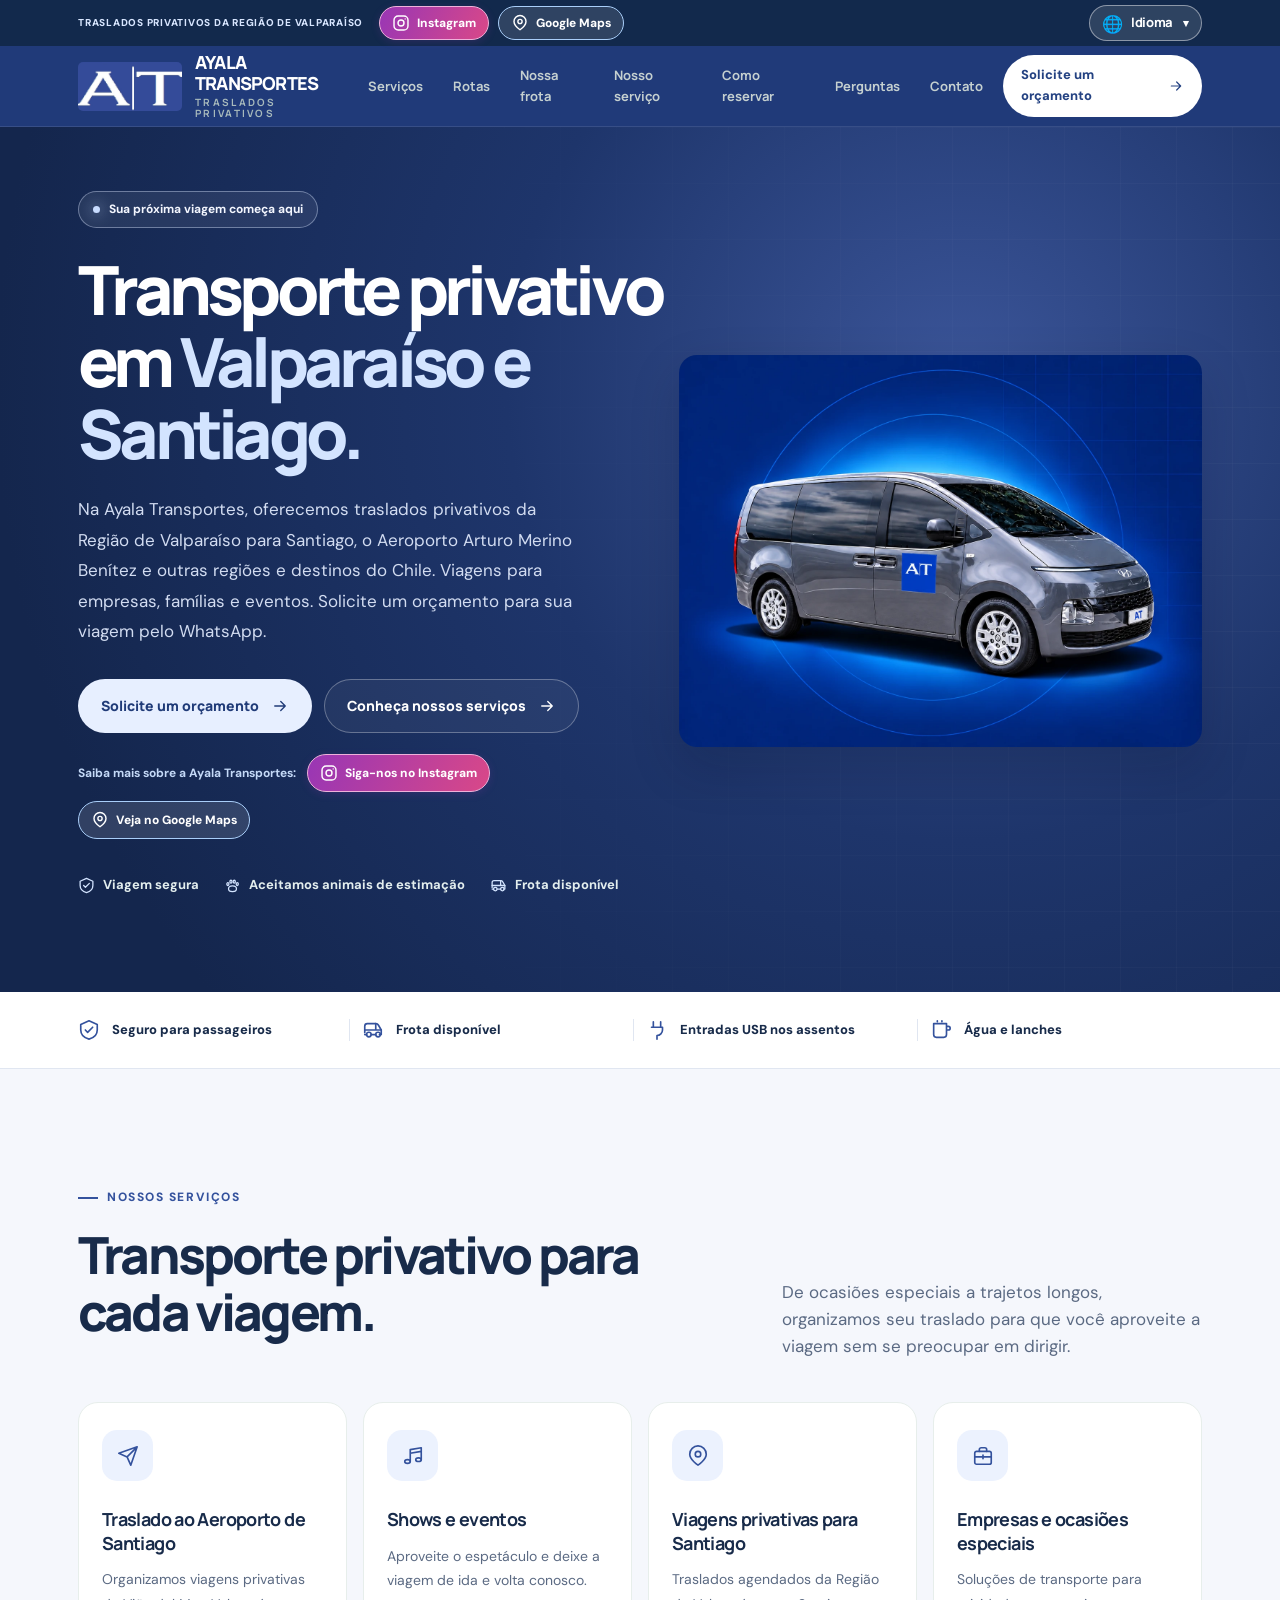
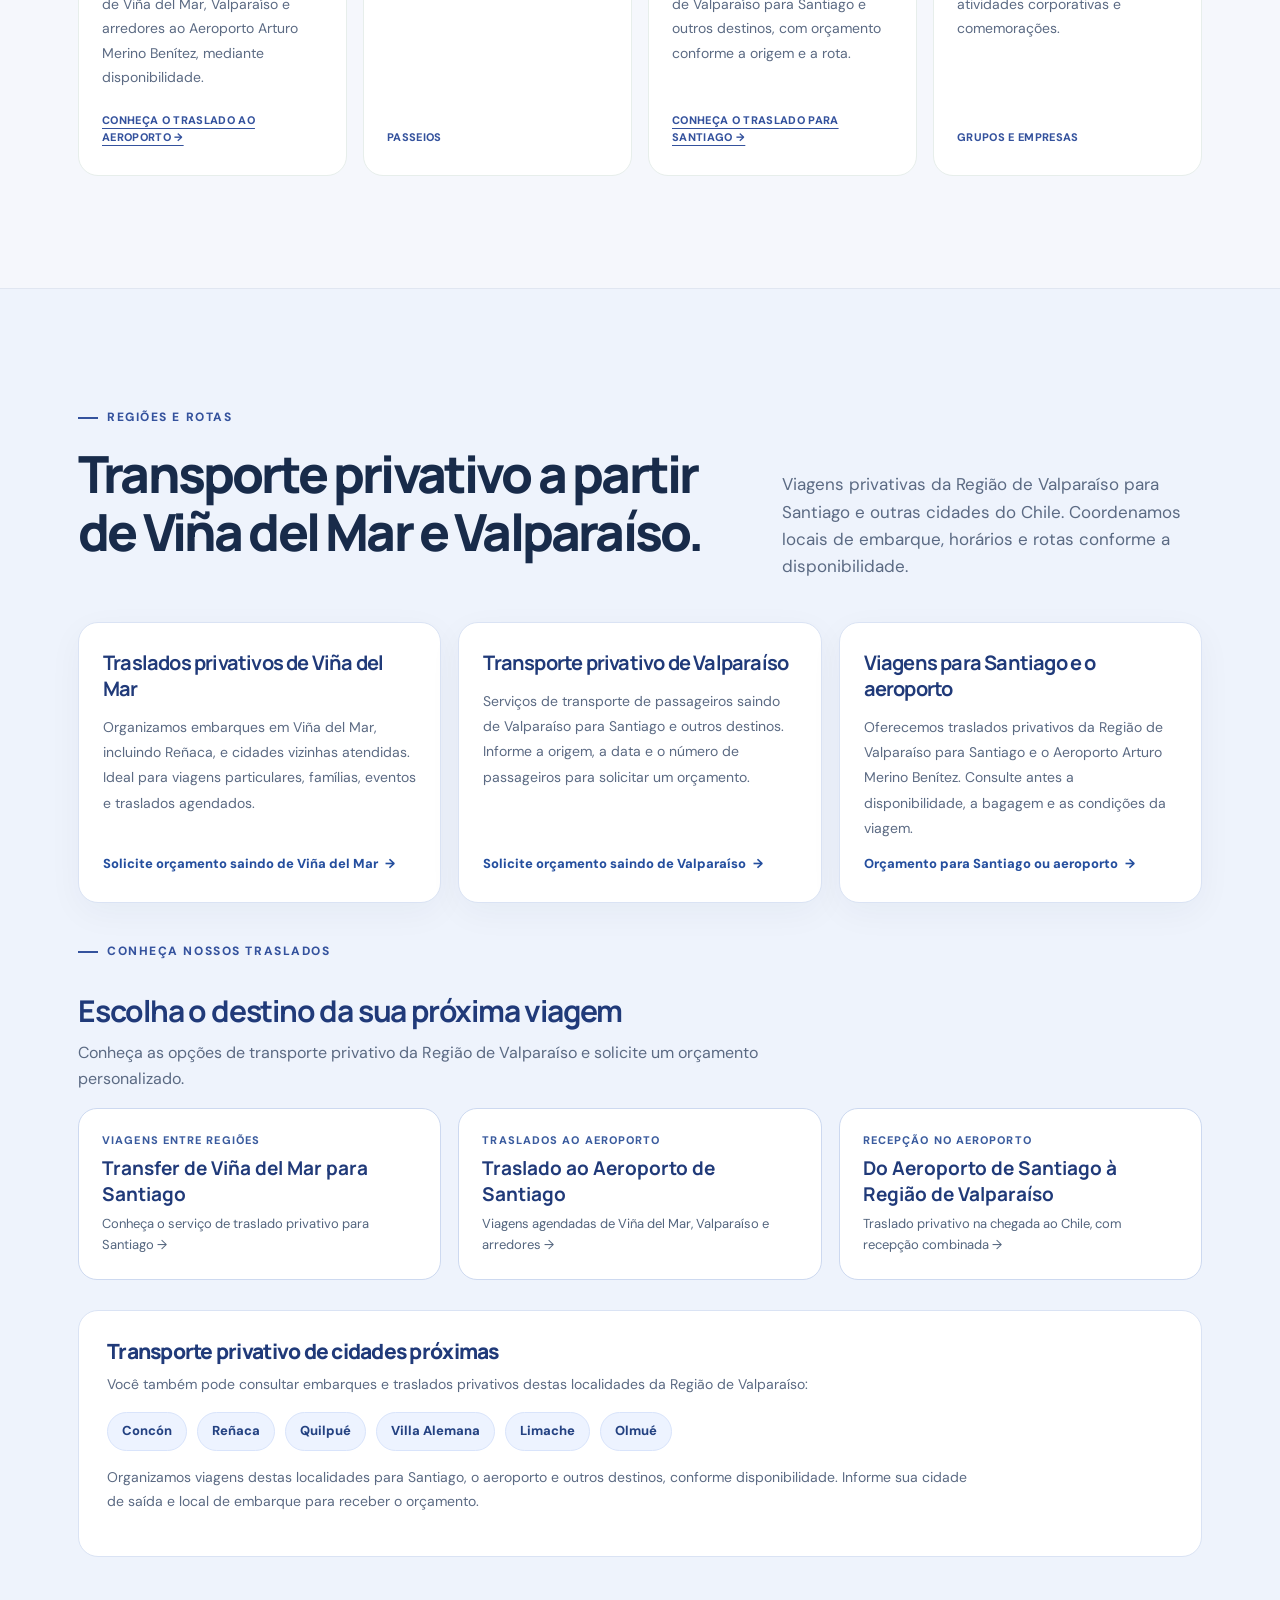
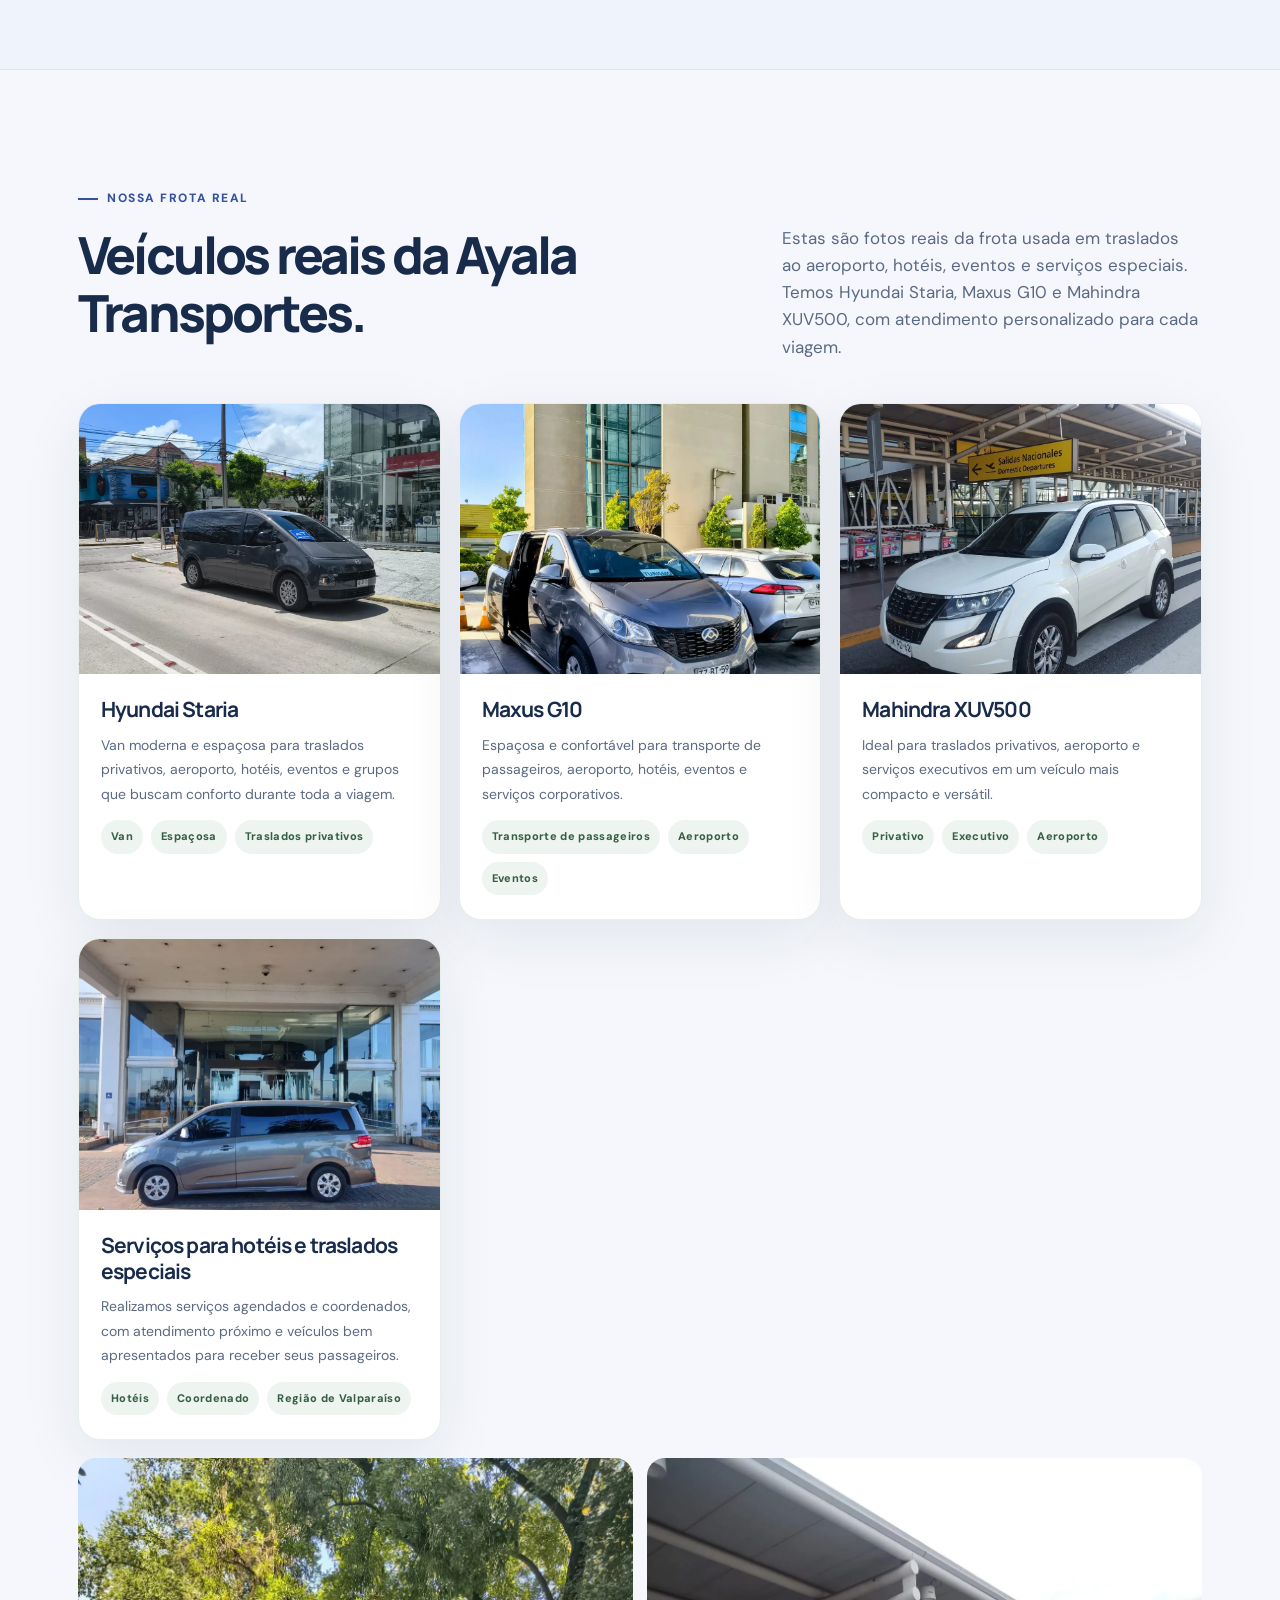
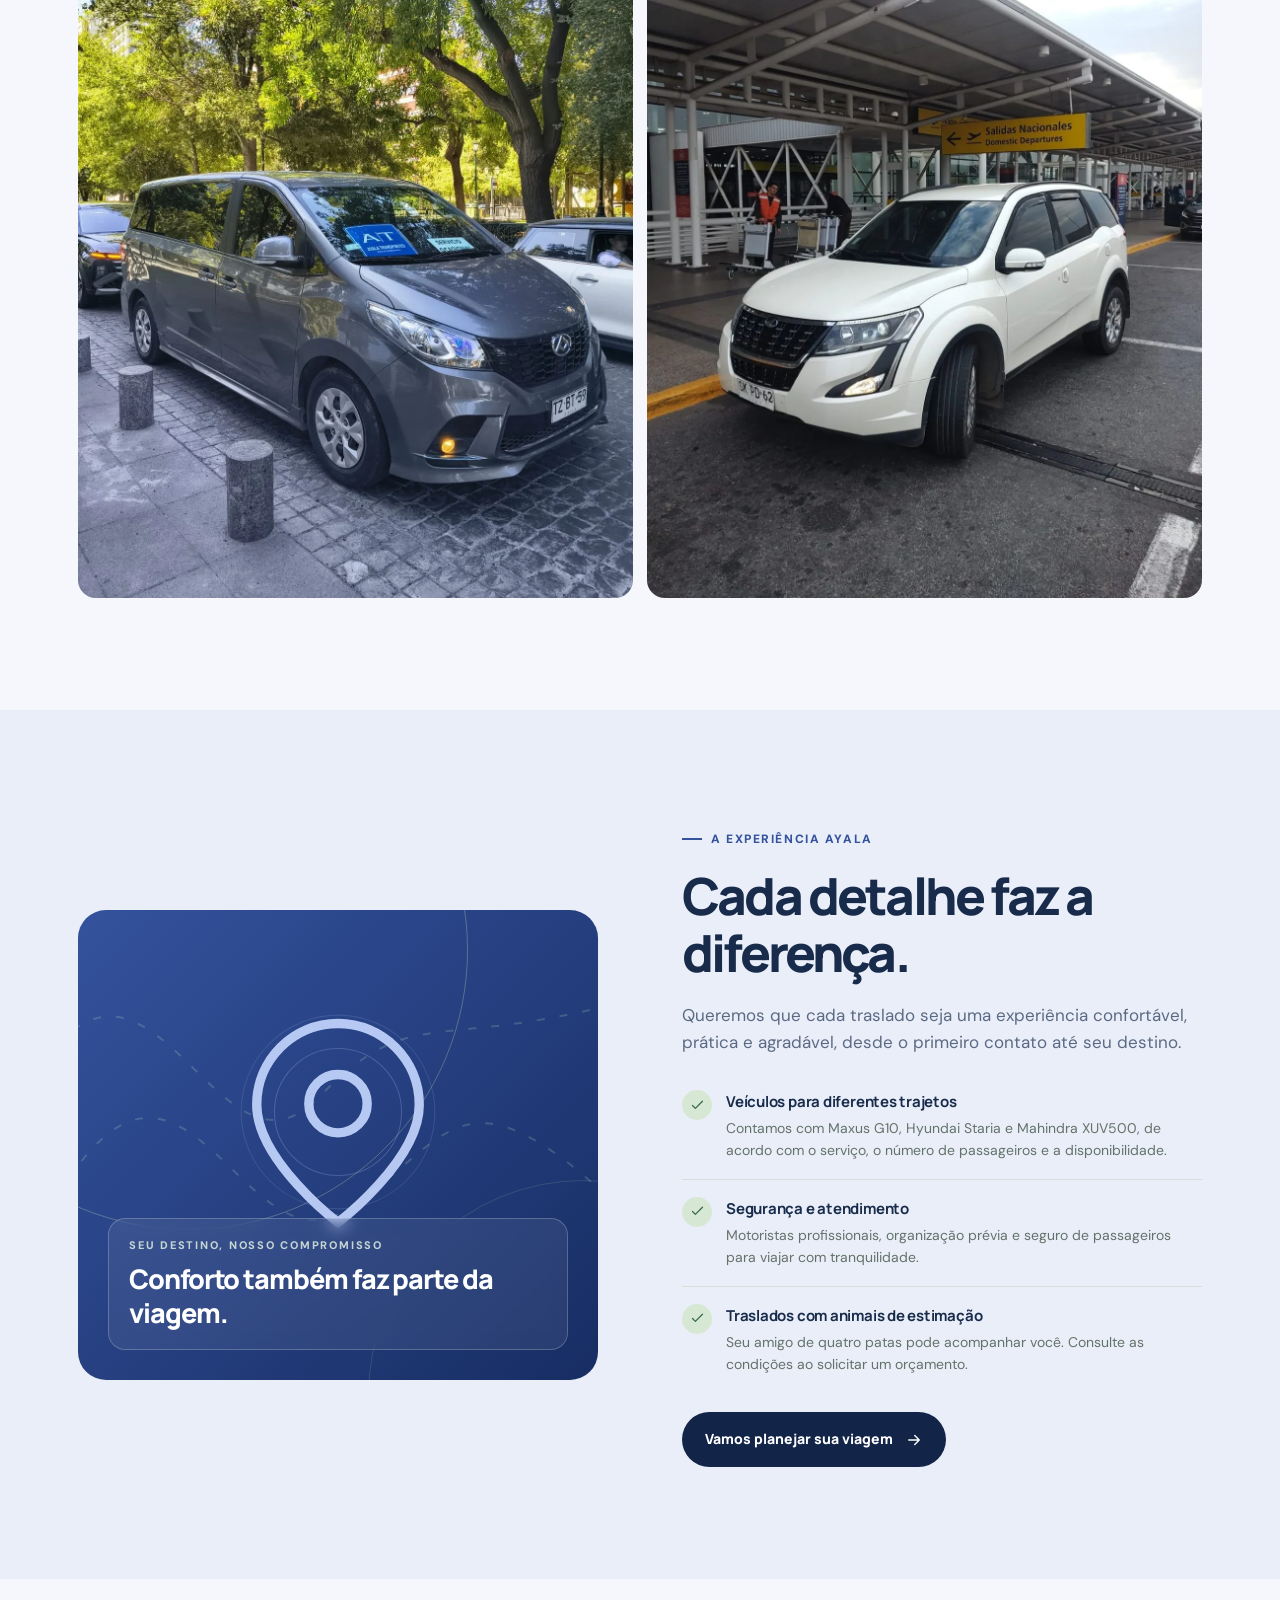
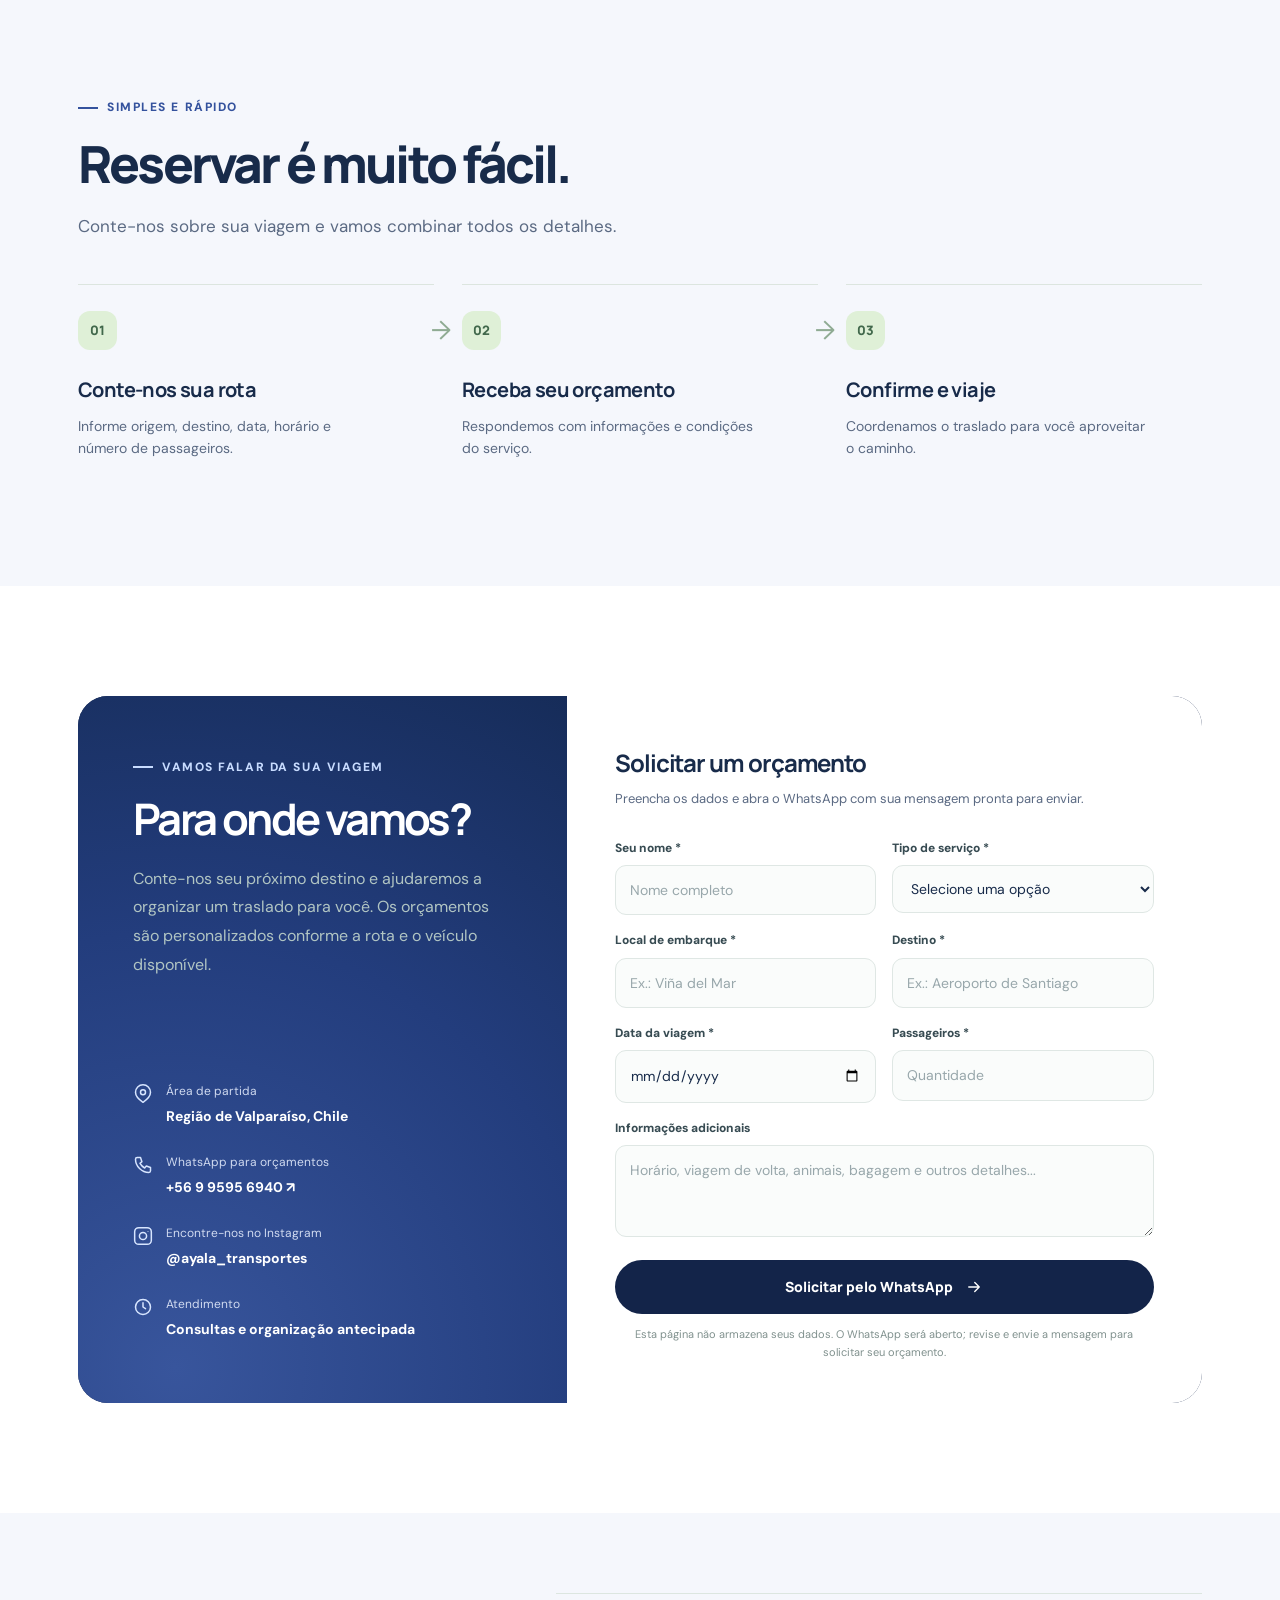
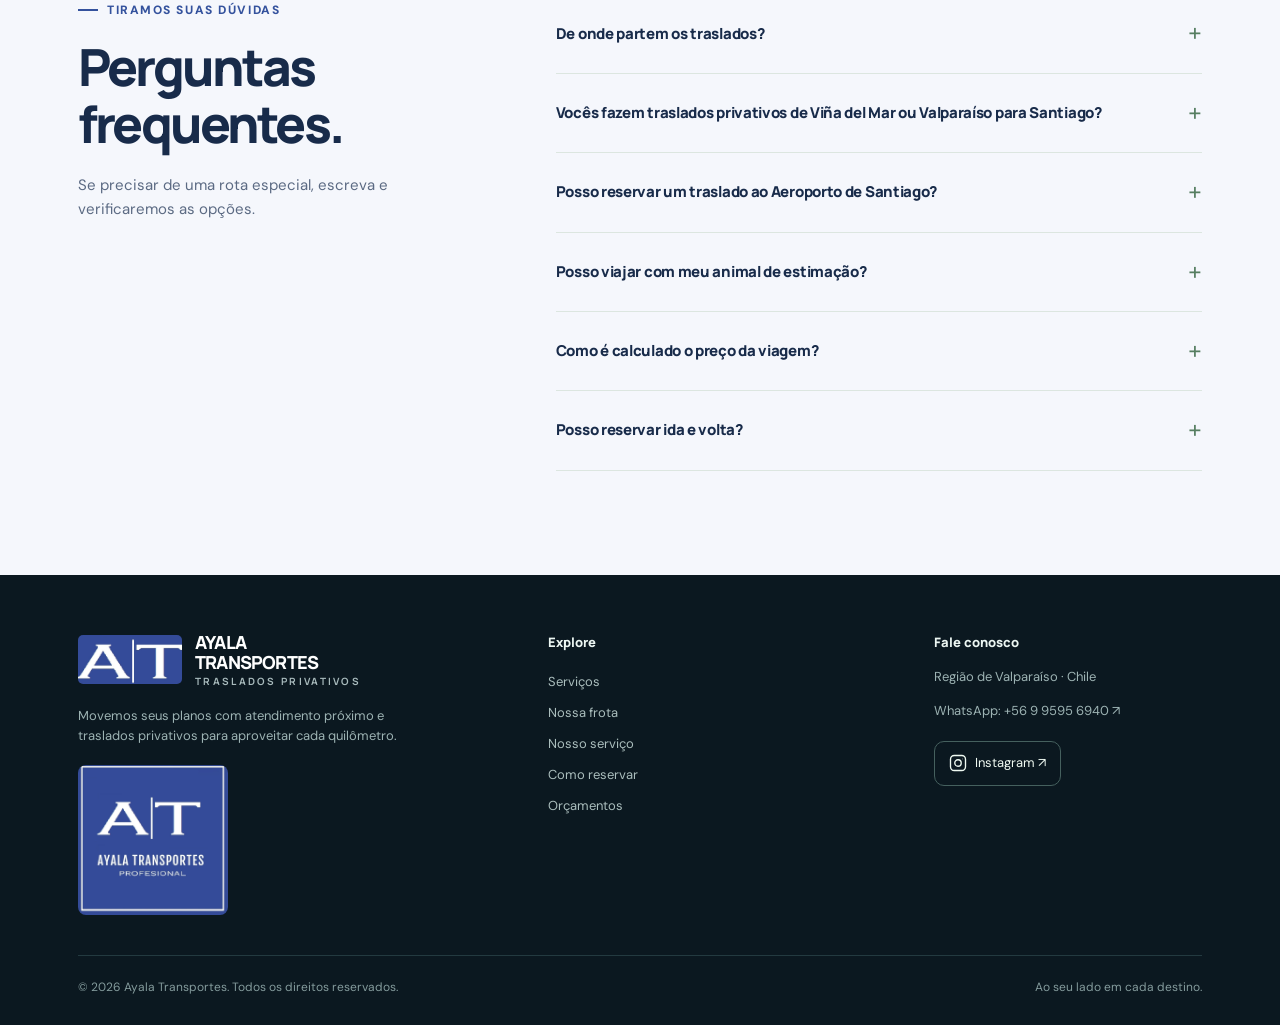
<file: pt/index.html>
<!doctype html>
<html lang="pt-BR">
<head>
<!-- Google Ads: etiqueta global para medir contactos (no dispara conversiones al cargar la pagina). -->
<script async="" src="https://www.googletagmanager.com/gtag/js?id=AW-18545505706"></script>
<script>
    window.dataLayer = window.dataLayer || [];
    function gtag(){ window.dataLayer.push(arguments); }
    gtag('js', new Date());
    gtag('config', 'AW-18545505706');
  </script>
<!-- Fin de Google Ads. -->
<meta charset="utf-8"/>
<meta content="width=device-width, initial-scale=1" name="viewport"/>
<meta content="#203a79" name="theme-color"/>
<meta content="Traslados privativos da Região de Valparaíso para Santiago, o aeroporto e outras regiões e destinos do Chile. Viagens para empresas, famílias e eventos." name="description"/>
<meta content="Transporte privativo em Valparaíso e Santiago | Ayala Transportes" property="og:title"/>
<meta content="Traslados privativos da Região de Valparaíso para Santiago, o aeroporto e outras regiões e destinos do Chile. Viagens para empresas, famílias e eventos." property="og:description"/>
<meta content="website" property="og:type"/>
<meta content="https://ayalatransportes.cl/pt/" property="og:url"/>
<meta content="pt_BR" property="og:locale"/>
<meta content="index, follow, max-image-preview:large" name="robots"/>
<link href="https://ayalatransportes.cl/pt/" rel="canonical"/>
<title>Transporte privativo em Valparaíso e Santiago | Ayala Transportes</title>
<link href="https://fonts.googleapis.com" rel="preconnect"/>
<link crossorigin="" href="https://fonts.gstatic.com" rel="preconnect"/>
<link href="https://fonts.googleapis.com/css2?family=DM+Sans:wght@400;500;600;700&amp;family=Manrope:wght@400;500;600;700;800&amp;display=swap" rel="stylesheet"/>
<style>
    :root{--ink:#12222b;--dark:#0c1922;--dark2:#132a36;--white:#fff;--paper:#f7f8f6;--muted:#61717a;--line:#e5eae8;--mint:#ddf4cf;--lime:#d9f878;--green:#43734f;--radius:22px;--shadow:0 18px 60px rgba(19,43,45,.08)}
    *,*::before,*::after{box-sizing:border-box}html{scroll-behavior:smooth;scroll-padding-top:90px}body{margin:0;color:var(--ink);background:var(--paper);font-family:'DM Sans',system-ui,sans-serif;line-height:1.6;-webkit-font-smoothing:antialiased}h1,h2,h3,h4,p{margin-top:0}h1,h2,h3,h4,.brand,.nav-links,.btn{font-family:'Manrope',system-ui,sans-serif}a{text-decoration:none;color:inherit}button,input,select,textarea{font:inherit}button{cursor:pointer}button,a{-webkit-tap-highlight-color:transparent}a:focus-visible,button:focus-visible,input:focus-visible,textarea:focus-visible,select:focus-visible{outline:3px solid #89bc66;outline-offset:3px}::selection{background:var(--lime);color:var(--dark)}.container{max-width:1180px;margin:0 auto;padding:0 28px}.icon{width:22px;height:22px;display:inline-block;flex:0 0 auto;stroke:currentColor;fill:none;stroke-linecap:round;stroke-linejoin:round;stroke-width:1.8}.eyebrow{display:inline-flex;align-items:center;gap:9px;color:#66834b;letter-spacing:.13em;text-transform:uppercase;font-size:12px;font-weight:800;margin-bottom:18px}.eyebrow::before{content:'';width:20px;height:2px;background:currentColor}.section-title{font-size:clamp(32px,4vw,52px);line-height:1.12;letter-spacing:-.055em;margin:0 0 20px;font-weight:800}.section-lead{color:var(--muted);font-size:17px;max-width:580px}.btn{display:inline-flex;align-items:center;justify-content:center;gap:12px;border:1px solid transparent;border-radius:100px;font-weight:800;font-size:14px;padding:15px 22px;min-height:54px;transition:transform .2s,background .2s,color .2s,border-color .2s}.btn:hover{transform:translateY(-2px)}.btn .icon{width:18px;height:18px}.btn-lime{background:var(--lime);color:#10221b}.btn-lime:hover{background:#e5ffa0}.btn-ghost{color:#fff;border-color:rgba(255,255,255,.3);background:rgba(255,255,255,.05)}.btn-ghost:hover{background:rgba(255,255,255,.12)}.btn-dark{background:var(--dark);color:#fff}.btn-dark:hover{background:#263c45}.btn-outline{border-color:#cbd6cf;background:transparent;color:var(--ink)}
    .notice{background:#e0f5cb;color:#263e27;font-size:12px;text-align:center;padding:7px 14px;letter-spacing:.01em;font-weight:700}.notice span{font-weight:500;margin-left:6px}
    .nav-wrap{background:#0c1922;position:sticky;top:0;z-index:30;border-bottom:1px solid rgba(255,255,255,.1)}.nav{min-height:80px;display:flex;align-items:center;justify-content:space-between;gap:20px}.brand{display:inline-flex;align-items:center;gap:13px;color:#fff;font-size:18px;line-height:1.13;font-weight:800;letter-spacing:-.045em}.brand-mark{display:grid;place-items:center;width:43px;height:43px;border-radius:12px;background:var(--lime);color:var(--dark)}.brand-mark .icon{width:26px;height:26px;stroke-width:2.2}.brand small{font-size:10px;font-weight:700;color:#a8babc;letter-spacing:.23em;display:block;margin-top:4px;text-transform:uppercase}.nav-links{display:flex;gap:30px;align-items:center;font-size:13px;font-weight:700;color:#c5d0d0}.nav-links a:hover{color:var(--lime)}.nav-cta{display:inline-flex;align-items:center;gap:8px;color:var(--dark);background:var(--lime);border-radius:50px;padding:10px 18px;font-weight:800;font-size:13px}.menu-button{display:none;background:transparent;border:1px solid rgba(255,255,255,.25);border-radius:12px;color:white;padding:9px}
    .hero{overflow:hidden;background:radial-gradient(circle at 74% 24%,#25434a 0%,#122932 30%,var(--dark) 67%);color:white;position:relative}.hero::before{position:absolute;inset:0;content:'';background-image:linear-gradient(rgba(255,255,255,.028) 1px,transparent 1px),linear-gradient(90deg,rgba(255,255,255,.028) 1px,transparent 1px);background-size:56px 56px;mask-image:linear-gradient(90deg,transparent 25%,black 100%);pointer-events:none}.hero-inner{display:grid;grid-template-columns:1.06fr .94fr;align-items:center;gap:12px;min-height:610px;padding-top:64px;padding-bottom:82px;position:relative}.hero-copy{position:relative;z-index:2;padding-bottom:14px}.hero-chip{display:inline-flex;align-items:center;gap:9px;border:1px solid rgba(217,248,120,.24);background:rgba(217,248,120,.09);border-radius:99px;padding:8px 14px;font-size:12px;font-weight:700;color:#e9f6d3;margin-bottom:26px}.hero-chip i{width:7px;height:7px;border-radius:50%;background:var(--lime);box-shadow:0 0 15px var(--lime)}.hero h1{font-size:clamp(45px,5.3vw,75px);letter-spacing:-.07em;line-height:1.06;font-weight:800;margin:0 0 24px;max-width:670px}.hero h1 em{font-style:normal;color:var(--lime)}.hero .intro{font-size:17px;color:#b9cbcb;line-height:1.8;max-width:500px;margin-bottom:32px}.hero-actions{display:flex;gap:12px;flex-wrap:wrap}.hero-proof{display:flex;align-items:center;gap:25px;margin-top:36px;color:#e3eeee;font-size:13px;font-weight:700}.hero-proof span{display:flex;align-items:center;gap:8px}.hero-proof .icon{width:17px;height:17px;color:var(--lime)}
    .visual{position:relative;min-height:420px;display:grid;place-items:center}.visual-glow{position:absolute;width:85%;aspect-ratio:1;border-radius:50%;background:radial-gradient(circle,rgba(177,226,156,.23),rgba(106,157,146,.04) 65%,transparent 72%);filter:blur(5px)}.orbit{position:absolute;border:1px solid rgba(210,238,201,.13);border-radius:50%;width:100%;aspect-ratio:1;transform:scale(1.07) rotate(-24deg)}.orbit.two{transform:scale(.81) rotate(20deg)}.van-svg{width:118%;max-width:none;position:relative;z-index:1;overflow:visible;transform:translate(-1%,-4%);filter:drop-shadow(0 28px 26px rgba(0,0,0,.23))}.visual-pin{position:absolute;z-index:3;display:flex;align-items:center;gap:10px;padding:11px 15px;background:rgba(236,249,237,.96);box-shadow:0 15px 45px rgba(0,0,0,.18);color:#1d3235;border-radius:14px;font-size:12px;font-weight:800}.visual-pin .icon{width:19px;height:19px;color:#4f8062}.visual-pin.a{right:0;top:15%}.visual-pin.b{left:0;bottom:11%}.visual-caption{font-size:10px;color:#8ca6a8;position:absolute;bottom:-24px;right:8px;letter-spacing:.08em}
    .trust-strip{background:#fff;border-bottom:1px solid var(--line)}.trust-inner{display:grid;grid-template-columns:repeat(4,1fr);gap:12px;padding-top:27px;padding-bottom:27px}.trust-item{display:flex;align-items:center;gap:12px;font-size:13px;font-weight:800}.trust-item:not(:last-child){border-right:1px solid var(--line)}.trust-item .icon{width:22px;height:22px;color:var(--green)}
    section.content{padding:112px 0}.section-head{display:flex;justify-content:space-between;gap:30px;align-items:end;margin-bottom:42px}.section-head .section-lead{max-width:420px;margin-bottom:0}.services{display:grid;grid-template-columns:repeat(4,1fr);gap:16px}.service-card{border:1px solid #e7eeeb;background:#fff;border-radius:20px;padding:27px 23px 28px;min-height:278px;display:flex;flex-direction:column;transition:transform .2s,box-shadow .2s}.service-card:hover{transform:translateY(-5px);box-shadow:var(--shadow)}.service-card .service-icon{width:51px;height:51px;display:grid;place-items:center;background:#eaf2e7;color:#386747;border-radius:15px;margin-bottom:27px}.service-card h3{font-size:18px;line-height:1.3;letter-spacing:-.035em;margin:0 0 12px}.service-card p{font-size:14px;color:var(--muted);line-height:1.75;margin:0}.service-card .tag{font-size:11px;color:#68836b;margin-top:auto;padding-top:22px;font-weight:800;letter-spacing:.03em}.fleet-grid{display:grid;grid-template-columns:repeat(3,1fr);gap:18px}.fleet-card{border:1px solid #e7eeeb;background:#fff;border-radius:22px;overflow:hidden;box-shadow:var(--shadow)}.fleet-media{aspect-ratio:4/3;overflow:hidden;background:#dde5e0}.fleet-media img{width:100%;height:100%;object-fit:cover;display:block}.fleet-body{padding:22px 22px 24px}.fleet-body h3{font-size:21px;line-height:1.25;letter-spacing:-.04em;margin:0 0 10px;font-family:'Manrope',system-ui,sans-serif}.fleet-body p{font-size:14px;color:var(--muted);line-height:1.75;margin:0 0 14px}.fleet-meta{display:flex;flex-wrap:wrap;gap:8px}.fleet-badge{display:inline-flex;align-items:center;border-radius:999px;background:#eef4ef;color:#365f44;font-size:11px;font-weight:800;letter-spacing:.03em;padding:8px 10px}.gallery-strip{display:grid;grid-template-columns:repeat(2,1fr);gap:14px;margin-top:18px}.gallery-shot{border-radius:18px;overflow:hidden;min-height:220px;background:#dde5e0}.gallery-shot img{width:100%;height:100%;object-fit:cover;display:block}
    .benefits-section{background:#eaf0e9;overflow:hidden}.benefits-grid{display:grid;grid-template-columns:1fr 1fr;gap:84px;align-items:center}.benefits-visual{min-height:470px;border-radius:28px;background:linear-gradient(135deg,#193440,#0e1d25);position:relative;overflow:hidden;padding:30px;display:flex;align-items:end}.benefits-visual::before{content:'';position:absolute;border:1px solid rgba(229,252,190,.26);border-radius:50%;width:560px;height:560px;left:-170px;top:-240px}.benefits-visual::after{content:'';position:absolute;border:1px solid rgba(229,252,190,.12);border-radius:50%;width:430px;height:430px;right:-200px;bottom:-230px}.benefits-visual .route-line{position:absolute;inset:0;opacity:.2;width:100%;height:100%}.benefits-visual .block-label{position:relative;z-index:2;border:1px solid rgba(255,255,255,.22);border-radius:17px;padding:18px 20px;background:rgba(255,255,255,.07);backdrop-filter:blur(8px);color:#fff;width:100%}.block-label span{display:block;color:#c5d5d1;font-size:11px;font-weight:800;letter-spacing:.16em;margin-bottom:9px;text-transform:uppercase}.block-label strong{font:800 27px/1.2 'Manrope',sans-serif;letter-spacing:-.04em}.benefits-visual .road-symbol{position:absolute;left:50%;top:43%;transform:translate(-50%,-50%);width:250px;height:250px;color:var(--lime);opacity:.9}.benefits-copy .section-title{max-width:500px}.benefit{display:flex;gap:14px;padding:17px 0;border-bottom:1px solid #d5dfd6}.benefit:last-of-type{border-bottom:0}.benefit .mini-check{display:grid;place-items:center;border-radius:50%;background:#d6e8d3;color:#386a4b;width:30px;height:30px;flex:0 0 auto}.benefit h3{font-size:15px;margin:0 0 3px;letter-spacing:-.015em}.benefit p{font-size:14px;color:#64736a;margin:0}.benefits-copy .btn{margin-top:20px}
    .steps{display:grid;grid-template-columns:repeat(3,1fr);gap:28px;margin-top:44px}.step{position:relative;border-top:1px solid #dce5df;padding-top:26px}.step .num{display:grid;place-items:center;width:39px;height:39px;border-radius:12px;background:#dff0d7;color:#41684b;font-family:'Manrope';font-size:13px;font-weight:900;margin-bottom:24px}.step h3{font-size:20px;letter-spacing:-.03em;margin-bottom:9px}.step p{color:var(--muted);font-size:14px;max-width:300px}.step:not(:last-child)::after{content:'→';position:absolute;right:-17px;top:25px;font-size:26px;color:#8fab93}
    .contact-section{background:#fff;padding:110px 0}.contact-panel{background:var(--dark);border-radius:30px;color:#fff;overflow:hidden;display:grid;grid-template-columns:.87fr 1.13fr}.contact-info{background:radial-gradient(circle at 20% 95%,#25493d,#142935 50%,#0f202a 83%);padding:62px 55px;display:flex;flex-direction:column}.contact-info .eyebrow{color:var(--lime)}.contact-info h2{font-size:clamp(32px,3.4vw,49px);line-height:1.12;letter-spacing:-.06em;margin-bottom:21px}.contact-info>p{color:#b1c5c3;font-size:16px;line-height:1.8}.contact-list{margin-top:auto;padding-top:34px;display:grid;gap:24px}.contact-row{display:flex;gap:13px;align-items:flex-start}.contact-row .icon{color:var(--lime);width:20px;height:20px;margin-top:2px}.contact-row span{color:#92b1ac;font-size:12px;display:block;margin-bottom:2px}.contact-row strong{font-size:14px;color:#edf7f2;font-weight:700}.contact-form{padding:48px 48px 42px;background:#fff;color:var(--ink)}.contact-form h3{font-size:24px;letter-spacing:-.045em;margin-bottom:7px}.form-hint{font-size:13px;color:var(--muted);margin-bottom:29px}.fields{display:grid;grid-template-columns:1fr 1fr;gap:16px}.field{display:flex;flex-direction:column;gap:7px}.field.full{grid-column:span 2}.field label{font-size:12px;font-weight:800;color:#374b52}.field input,.field select,.field textarea{border:1px solid #dfe7e4;background:#fafcfb;border-radius:11px;padding:13px 14px;outline:none;width:100%;color:var(--ink);font-size:14px;min-height:48px}.field textarea{resize:vertical;min-height:92px}.field input:focus,.field select:focus,.field textarea:focus{border-color:#72a276;box-shadow:0 0 0 3px #e3f4df}.field input::placeholder,.field textarea::placeholder{color:#98a7ab}.form-submit{width:100%;margin-top:23px}.form-footnote{font-size:11px;color:#80918e;text-align:center;margin:12px 0 0;line-height:1.6}.form-result{display:none;margin-top:18px;padding:16px;border:1px solid #c5d9c0;border-radius:14px;background:#f2f8f0;font-size:13px}.form-result.active{display:block}.form-result textarea{width:100%;min-height:120px;font-size:12px;resize:vertical;margin:12px 0;border:1px solid #d0dfcd;border-radius:8px;padding:10px}.form-result .result-actions{display:flex;gap:10px;flex-wrap:wrap}.form-result a,.form-result button{border:0;border-radius:8px;background:#193940;color:#fff;font-weight:700;font-size:12px;padding:9px 13px}
    .faq{padding:80px 0 104px}.faq-grid{display:grid;grid-template-columns:.75fr 1.25fr;gap:90px}.faq-grid .section-lead{font-size:15px}.faq-list{border-top:1px solid #dce6e0}details{border-bottom:1px solid #dce6e0;padding:20px 0}summary{cursor:pointer;list-style:none;display:flex;align-items:center;justify-content:space-between;gap:15px;font-family:'Manrope';font-size:15px;font-weight:800;letter-spacing:-.02em}summary::-webkit-details-marker{display:none}summary::after{content:'+';font-size:24px;color:#567e61;font-weight:500}details[open] summary::after{content:'−'}details p{font-size:14px;color:var(--muted);line-height:1.8;margin:13px 32px 0 0}
    .footer{background:#0b1820;color:#e5f0ea;padding:57px 0 28px}.footer-grid{display:grid;grid-template-columns:1.25fr 1fr .8fr;gap:52px}.footer .brand{margin-bottom:18px}.footer p{color:#9db3b3;font-size:13px;max-width:335px}.footer h4{font-size:13px;font-weight:800;margin-bottom:15px;color:#ecf6f2}.footer a.footer-link{display:block;color:#abbebd;font-size:13px;padding:5px 0}.footer a.footer-link:hover{color:var(--lime)}.social{display:inline-flex;align-items:center;gap:8px;border:1px solid #45605e;padding:11px 14px;border-radius:10px;font-size:13px;color:#eff9f1;margin-top:6px}.social .icon{width:18px;height:18px}.footer-bottom{margin-top:40px;border-top:1px solid #233a40;padding-top:22px;display:flex;justify-content:space-between;gap:20px;font-size:12px;color:#849b9c}.mobile-action{display:none}
    @media(max-width:1100px){.services{grid-template-columns:repeat(2,1fr)}.benefits-grid{gap:45px}.hero h1{font-size:clamp(42px,5.4vw,65px)}.nav-links{gap:20px}.visual-pin.a{right:-10px}.fleet-grid{grid-template-columns:repeat(2,1fr)}.gallery-strip{grid-template-columns:repeat(2,1fr)}}@media(max-width:800px){.container{padding:0 22px}.nav{min-height:70px}.nav-links{display:none;position:absolute;left:0;right:0;top:70px;background:#10222b;padding:16px 25px 24px;flex-direction:column;align-items:flex-start;gap:19px;border-top:1px solid #30454a}.nav-links.open{display:flex}.nav-cta{margin-left:auto}.menu-button{display:grid;place-items:center}.hero-inner{grid-template-columns:1fr;gap:0;padding-top:70px;padding-bottom:55px}.hero-copy{max-width:650px}.hero h1{font-size:clamp(43px,8vw,70px)}.visual{min-height:340px;max-width:640px;width:100%;margin:30px auto 0}.van-svg{width:105%}.visual-pin.a{right:7%;top:12%}.visual-pin.b{left:4%;bottom:11%}.trust-inner{grid-template-columns:repeat(2,1fr);row-gap:23px}.trust-item:nth-child(2){border-right:0}.benefits-grid{grid-template-columns:1fr}.benefits-visual{min-height:390px}.section-head{align-items:start;flex-direction:column;gap:0}.steps{gap:18px}.contact-panel{grid-template-columns:1fr}.contact-info{padding:43px 36px}.contact-list{margin-top:10px;grid-template-columns:repeat(2,1fr)}.contact-form{padding:40px 36px}.faq-grid{grid-template-columns:1fr;gap:30px}.footer-grid{grid-template-columns:1fr 1fr;gap:35px}.footer-grid>div:first-child{grid-column:span 2}}@media(max-width:560px){.container{padding:0 19px}.notice{font-size:10px}.notice span{display:none}.brand{font-size:15px;gap:9px}.brand-mark{width:38px;height:38px}.brand small{font-size:8px}.nav-cta{display:none}.hero-inner{padding-top:55px;padding-bottom:48px}.hero h1{font-size:clamp(40px,11vw,56px)}.hero .intro{font-size:15px}.hero-actions .btn{width:100%}.hero-proof{gap:16px;font-size:11px;flex-wrap:wrap;margin-top:28px}.visual{min-height:250px;margin-top:15px}.van-svg{width:118%;transform:translate(-4%,0)}.visual-pin{padding:8px 10px;font-size:10px;gap:5px}.visual-pin .icon{width:14px;height:14px}.visual-pin.a{top:11%;right:0}.visual-pin.b{bottom:6%;left:0}.visual-caption{bottom:-9px}section.content{padding:75px 0}.section-title{font-size:clamp(31px,9vw,42px)}.section-lead{font-size:15px}.trust-inner{padding-top:22px;padding-bottom:22px;gap:20px}.trust-item{font-size:11px;gap:8px}.trust-item .icon{width:19px;height:19px}.services{grid-template-columns:1fr;gap:12px}.service-card{min-height:unset;padding:23px}.service-card .service-icon{margin-bottom:20px}.service-card .tag{padding-top:15px}.fleet-grid,.gallery-strip{grid-template-columns:1fr}.fleet-body{padding:18px}.benefits-visual{min-height:330px}.steps{grid-template-columns:1fr;margin-top:30px}.step{padding-top:18px}.step:not(:last-child)::after{display:none}.step .num{margin-bottom:12px}.step p{max-width:100%}.contact-section{padding:70px 0}.contact-panel{border-radius:21px}.contact-info{padding:38px 26px}.contact-list{grid-template-columns:1fr;gap:17px}.contact-form{padding:33px 22px}.fields{grid-template-columns:1fr;gap:13px}.field.full{grid-column:span 1}.faq{padding:70px 0}.footer-grid{grid-template-columns:1fr;gap:24px}.footer-grid>div:first-child{grid-column:span 1}.footer-bottom{flex-direction:column;gap:7px}.mobile-action{display:block;position:fixed;z-index:25;bottom:16px;left:50%;transform:translateX(-50%);width:calc(100% - 34px);max-width:420px;box-shadow:0 10px 32px rgba(12,25,34,.25)}.mobile-action .btn{width:100%}body{padding-bottom:56px}}
    @media(prefers-reduced-motion:reduce){html{scroll-behavior:auto}*,*::before,*::after{transition-duration:.01ms!important;animation-duration:.01ms!important}}

    /* Identidad visual: azul y blanco del logo oficial */
    :root{--dark:#132449;--dark2:#233c72;--ink:#182b4a;--paper:#f5f7fc;--muted:#5b6a83;--line:#e0e6f1;--lime:#c8dcff;--mint:#edf3ff;--green:#34529d}
    .notice{background:#e9f0ff;color:#203868}
    .nav-wrap{background:#203a79}
    .brand-mark{height:49px;width:104px;background:#344b99;border-radius:5px;overflow:hidden;flex:none}
    .brand-mark img{width:100%;height:100%;display:block;object-fit:cover}
    .nav-cta{background:#fff;color:#244282}
    .hero{background:radial-gradient(circle at 75% 30%,#3b5599 0%,#1e356b 40%,#14264d 85%)}
    .hero-chip{border-color:rgba(218,230,255,.4);background:rgba(255,255,255,.07);color:#f4f7ff}
    .hero-chip i{background:#c8dcff;box-shadow:0 0 15px #c8dcff}
    .hero .intro{color:#d2dcf1}
    .btn-lime{background:#e7efff;color:#203b78}
    .btn-lime:hover{background:#fff}
    .hero h1 em,.hero-proof .icon{color:#d3e4ff}
    .eyebrow{color:#34529d}
    .service-card .service-icon{background:#ecf2fe;color:#34529d}
    .service-card .tag{color:#34529d}
    .trust-item .icon{color:#34529d}
    .benefits-section{background:#e9eef9}
    .benefits-visual{background:linear-gradient(135deg,#34529d,#172d63)}
    .benefits-visual .road-symbol{color:#c6d8ff}
    .contact-info{background:radial-gradient(circle at 20% 95%,#38559c,#233d7d 56%,#162c59)}
    .contact-row .icon{color:#d7e5ff}
    .contact-row span{color:#d0daf0}
    .contact-row strong{color:#fff}
    .field input:focus,.field select:focus,.field textarea:focus{border-color:#4e70b9;box-shadow:0 0 0 3px #e3ecfc}
    a:focus-visible,button:focus-visible,input:focus-visible,textarea:focus-visible,select:focus-visible{outline-color:#91b5fc}
    .official-logo{display:block;width:150px;height:auto;margin-top:18px;border-radius:8px}
    .footer .brand{align-items:center}
    @media(max-width:800px){.nav-links{background:#203a79}}
    @media(max-width:560px){.brand-mark{width:68px;height:35px}.brand{gap:7px}.brand>span:last-child{font-size:13px}.brand small{font-size:7px}.official-logo{width:122px}}

    /* Rutas y cobertura: contenido útil, visible en móvil y escritorio */
    .routes-section{background:#eef3fc;border-top:1px solid #e0e6f1;border-bottom:1px solid #e0e6f1}
    .route-grid{display:grid;grid-template-columns:repeat(3,minmax(0,1fr));gap:17px}
    .route-card{background:#fff;border:1px solid #dae3f4;border-radius:20px;padding:27px 24px;display:flex;flex-direction:column;gap:13px;box-shadow:0 10px 35px rgba(19,36,73,.045)}
    .route-card h3{font-size:20px;line-height:1.3;letter-spacing:-.04em;margin:0;color:#203a79}
    .route-card p{color:#5b6a83;font-size:14px;line-height:1.8;margin:0;flex:1}
    .route-card a{display:inline-flex;align-items:center;gap:7px;font-weight:800;font-size:13px;color:#244e9e}
    .route-note{margin-top:15px;font-size:13px;color:#5b6a83;max-width:880px}
    .coverage-area{margin-top:30px;padding:27px 28px;background:#fff;border:1px solid #dae3f4;border-radius:20px}
    .coverage-area h3{font:800 21px/1.3 'Manrope',system-ui,sans-serif;letter-spacing:-.035em;color:#203a79;margin:0 0 8px}
    .coverage-area>p{font-size:14px;color:#5b6a83;line-height:1.7;margin-bottom:15px}
    .coverage-list{list-style:none;display:flex;flex-wrap:wrap;gap:10px;padding:0;margin:14px 0 8px}
    .coverage-list li{background:#edf3ff;color:#244282;border:1px solid #d9e4fb;border-radius:999px;padding:8px 14px;font-size:13px;font-weight:800}
    @media(max-width:560px){.coverage-area{padding:23px 19px}.coverage-list{gap:8px}.coverage-list li{padding:7px 11px;font-size:12px}}
    @media(max-width:800px){.route-grid{grid-template-columns:1fr}.route-card{padding:23px}}
  
/* Rutas SEO: estilo coherente con el diseño original */
.featured-route-links{margin-top:32px}
.featured-route-head h3{color:#203a79;font-size:clamp(22px,3vw,30px);margin:8px 0 5px;letter-spacing:-.04em}
.featured-route-head p{color:#5b6a83;max-width:740px;margin-bottom:16px}
.featured-route-grid{display:grid;grid-template-columns:repeat(2,minmax(0,1fr));gap:17px}
.featured-route-link{display:flex;flex-direction:column;gap:7px;padding:23px;border:1px solid #cdd9f0;border-radius:19px;background:#fff;transition:box-shadow .2s,transform .2s}
.featured-route-link:hover{box-shadow:0 12px 36px rgba(25,49,99,.12);transform:translateY(-2px)}
.featured-route-kicker{font-size:11px;letter-spacing:.1em;color:#3a5b9e;font-weight:800}
.featured-route-link strong{font-family:'Manrope',sans-serif;font-size:19px;color:#203a79;line-height:1.35}
.featured-route-link>span:last-child{color:#53657e;font-size:13px}
.service-deep-link{display:inline-block;text-decoration:underline;text-underline-offset:4px}
@media(max-width:680px){.featured-route-grid{grid-template-columns:1fr}.featured-route-link{padding:20px}}

/* Accesos directos a Instagram y Google Maps · Ayala Transportes */
.ay-social-topbar{background:#12294c;color:#f4f7ff;position:relative;z-index:31}
.ay-social-topbar-inner{display:flex;align-items:center;justify-content:space-between;gap:16px;min-height:45px;padding-top:5px;padding-bottom:5px}
.ay-social-label{color:#d8e6ff;letter-spacing:.075em;font-weight:800;font-size:10px;line-height:1.35}
.ay-social-links,.ay-social-hero{display:flex;align-items:center;flex-wrap:wrap;gap:9px}
.ay-social-link{display:inline-flex;align-items:center;justify-content:center;gap:7px;white-space:nowrap;min-height:34px;padding:6px 12px;border-radius:999px;border:1px solid rgba(255,255,255,.23);color:#fff;font-size:12px;font-weight:800;line-height:1.2;text-decoration:none;transition:background .2s,border-color .2s,transform .2s}
.ay-social-link svg{flex-shrink:0}
.ay-social-link:hover{background:rgba(255,255,255,.14);border-color:rgba(255,255,255,.7);color:#fff;text-decoration:none;transform:translateY(-1px)}
.ay-social-link:focus-visible{outline:3px solid #f2d7ff;outline-offset:3px}
.ay-social-instagram{border-color:#efb1da;background:linear-gradient(115deg,#9836b5,#d94888);box-shadow:0 2px 9px rgba(153,54,181,.18)}
.ay-social-instagram:hover{background:linear-gradient(115deg,#a848c8,#eb5499)}
.ay-social-maps{border-color:#a9cef9;background:rgba(255,255,255,.12)}
.ay-social-hero{margin-top:21px;gap:9px}
.ay-social-hero-label{font-size:12px;font-weight:700;color:#c4d9f7;margin-right:2px}
.ay-social-hero .ay-social-link{min-height:38px;padding:8px 12px}
@media(max-width:760px){
 .ay-social-label{display:none}
 .ay-social-topbar-inner{justify-content:center;padding-left:12px;padding-right:12px}
 .ay-social-links{justify-content:center;gap:8px;width:100%;flex-wrap:nowrap}
 .ay-social-link{font-size:12px}
 .ay-social-hero-label{flex-basis:100%;font-size:12px}
}
@media(max-width:355px){.ay-social-topbar .ay-social-link{padding:6px 9px;font-size:11px}}


    /* Imagen principal Hyundai Staria · integrada en index.html para subir un solo archivo. */
    .hero .ay-staria-visual{display:block;min-height:0;max-width:100%;margin:0;align-self:center}
    .hero .ay-staria-hero-image{display:block;width:100%;height:auto;max-width:100%;border-radius:18px;box-shadow:0 20px 50px rgba(4,12,34,.18)}
    @media(max-width:800px){.hero .ay-staria-visual{width:100%;max-width:650px;margin:26px auto 0}}
    @media(max-width:560px){.hero .ay-staria-visual{margin:20px auto 0}.hero .ay-staria-hero-image{border-radius:14px}}
</style>
<script type="application/ld+json">{"@context":"https://schema.org","@graph":[{"@type":"Organization","@id":"https://ayalatransportes.cl/#organizacion","name":"Ayala Transportes","url":"https://ayalatransportes.cl/pt/","email":"ayalatransportesoficial@gmail.com","telephone":"+56995956940","sameAs":["https://www.instagram.com/ayala_transportes/"],"description":"Transporte privativo saindo de Viña del Mar, Valparaíso, Concón, Reñaca, Quilpué, Villa Alemana, Limache e Olmué, com traslados para Santiago, o aeroporto e eventos.","areaServed":[{"@type":"AdministrativeArea","name":"Región de Valparaíso"},{"@type":"City","name":"Viña del Mar"},{"@type":"City","name":"Valparaíso"},{"@type":"City","name":"Concón"},{"@type":"Place","name":"Reñaca"},{"@type":"City","name":"Quilpué"},{"@type":"City","name":"Villa Alemana"},{"@type":"City","name":"Limache"},{"@type":"City","name":"Olmué"}],"contactPoint":{"@type":"ContactPoint","contactType":"reservas y cotizaciones","telephone":"+56995956940","availableLanguage":"es"}},{"@type":"WebSite","@id":"https://ayalatransportes.cl/pt/#sitio","url":"https://ayalatransportes.cl/pt/","name":"Ayala Transportes","inLanguage":"pt-BR","publisher":{"@id":"https://ayalatransportes.cl/#organizacion"}},{"@type":"Service","@id":"https://ayalatransportes.cl/pt/#transporte-privado","name":"Transporte privativo de passageiros de Viña del Mar e Valparaíso","serviceType":"Traslados privativos, viagens a Santiago e ao aeroporto","provider":{"@id":"https://ayalatransportes.cl/#organizacion"},"areaServed":[{"@type":"City","name":"Viña del Mar"},{"@type":"City","name":"Valparaíso"},{"@type":"City","name":"Concón"},{"@type":"City","name":"Quilpué"},{"@type":"City","name":"Villa Alemana"},{"@type":"City","name":"Limache"},{"@type":"City","name":"Olmué"},{"@type":"Place","name":"Reñaca"}],"url":"https://ayalatransportes.cl/pt/#servicios"}]}</script>
<link href="https://ayalatransportes.cl/" hreflang="es-CL" rel="alternate"/><link href="https://ayalatransportes.cl/en/" hreflang="en" rel="alternate"/><link href="https://ayalatransportes.cl/pt/" hreflang="pt-BR" rel="alternate"/><link href="https://ayalatransportes.cl/" hreflang="x-default" rel="alternate"/><style>
/* Selector de idioma desplegable | Ayala Transportes */
.ay-social-topbar-inner{flex-wrap:nowrap;row-gap:8px}
.ay-lang-switch{display:inline-block;position:relative;flex:0 0 auto;margin-left:auto;white-space:nowrap;z-index:60}
.ay-lang-switch > summary{display:flex;align-items:center;gap:8px;min-height:36px;padding:7px 12px;border:1px solid rgba(255,255,255,.45);border-radius:22px;background:rgba(255,255,255,.12);color:#fff;font-size:13px;font-weight:750;line-height:1.2;cursor:pointer;list-style:none;user-select:none}
.ay-lang-switch > summary::-webkit-details-marker{display:none}
.ay-lang-switch > summary::marker{content:''}
/* Corrección: evita que los estilos generales del FAQ añadan un + verde y una línea bajo el selector */
details.ay-lang-switch{border:0;padding:0}
details.ay-lang-switch > summary::after{content:none;display:none}

.ay-lang-switch > summary:hover{background:rgba(255,255,255,.24)}
.ay-lang-switch[open] > summary{background:#fff;border-color:#fff;color:#16386e}
.ay-lang-switch .ay-lang-globe{font-size:17px;line-height:1}
.ay-lang-switch .ay-lang-chevron{font-size:11px;margin-left:2px;transition:transform .18s ease}
.ay-lang-switch[open] .ay-lang-chevron{transform:rotate(180deg)}
.ay-lang-switch .ay-lang-menu{position:absolute;top:calc(100% + 8px);right:0;z-index:80;display:grid;gap:3px;min-width:183px;padding:7px;border:1px solid #dce4f2;border-radius:14px;background:#fff;box-shadow:0 14px 34px rgba(6,23,55,.23)}
.ay-lang-switch .ay-lang-menu a{display:flex;align-items:center;justify-content:space-between;gap:14px;min-height:40px;padding:9px 12px;border-radius:9px;color:#20395f;font-size:13px;font-weight:650;line-height:1.25;text-decoration:none}
.ay-lang-switch .ay-lang-menu a:hover,.ay-lang-switch .ay-lang-menu a:focus-visible{background:#edf3fe;color:#123b81}
.ay-lang-switch .ay-lang-menu a[aria-current=page]{background:#e6efff;color:#153f8b;font-weight:800}
.ay-lang-switch .ay-lang-menu a[aria-current=page]::after{content:'✓';font-weight:900}
.ay-lang-switch > summary:focus-visible,.ay-lang-switch .ay-lang-menu a:focus-visible{outline:2px solid #81b6ff;outline-offset:2px}
@media(max-width:760px){.ay-social-topbar-inner{display:flex;align-items:center;justify-content:space-between;flex-wrap:nowrap;gap:8px;padding-top:7px;padding-bottom:7px}.ay-social-links{flex:1 1 auto;width:auto;min-width:0;justify-content:flex-start;gap:6px;flex-wrap:nowrap}.ay-lang-switch{margin-left:auto;width:auto;order:0}.ay-lang-switch > summary{min-height:35px;padding:7px 10px;font-size:12px}.ay-lang-switch .ay-lang-menu{min-width:176px}}
@media(max-width:365px){.ay-lang-switch > summary{gap:5px;padding:7px 8px}.ay-lang-switch .ay-lang-globe{font-size:15px}}
</style>
<style>/* Tres rutas destacadas, adaptables a dispositivos móviles. */
@media(min-width:951px){.featured-route-grid{grid-template-columns:repeat(3,minmax(0,1fr))}}
@media(min-width:681px) and (max-width:950px){.featured-route-grid{grid-template-columns:1fr}}
</style>
</head>
<body>
<!-- ICONOS SVG -->
<svg aria-hidden="true" style="position:absolute;width:0;height:0;overflow:hidden" xmlns="http://www.w3.org/2000/svg"><defs>
<symbol id="i-van" viewbox="0 0 24 24"><path d="M3 15V7.8C3 6.25 4.25 5 5.8 5h9.4c1.1 0 2.1.6 2.63 1.56L21 12v5h-2"></path><path d="M3 17h2m5 0h5m0-12v7h6M3 12h18"></path><circle cx="7.5" cy="17" r="2.5"></circle><circle cx="17.5" cy="17" r="2.5"></circle></symbol>
<symbol id="i-arrow" viewbox="0 0 24 24"><path d="M5 12h14m-6-6 6 6-6 6"></path></symbol>
<symbol id="i-plane" viewbox="0 0 24 24"><path d="m22 2-7 20-4-9-9-4zM22 2 11 13"></path></symbol>
<symbol id="i-music" viewbox="0 0 24 24"><path d="M9 18V5l12-2v13M9 9l12-2"></path><ellipse cx="6" cy="18" rx="3" ry="2"></ellipse><ellipse cx="18" cy="16" rx="3" ry="2"></ellipse></symbol>
<symbol id="i-suitcase" viewbox="0 0 24 24"><rect height="14" rx="2" width="18" x="3" y="7"></rect><path d="M8 7V5a2 2 0 0 1 2-2h4a2 2 0 0 1 2 2v2M3 13h18m-9-2v4"></path></symbol>
<symbol id="i-map" viewbox="0 0 24 24"><path d="M21 10c0 6-9 12-9 12S3 16 3 10a9 9 0 1 1 18 0z"></path><circle cx="12" cy="10" r="3"></circle></symbol>
<symbol id="i-paw" viewbox="0 0 24 24"><ellipse cx="12" cy="16.5" rx="5.6" ry="4.1"></ellipse><ellipse cx="5.5" cy="10" rx="1.5" ry="2"></ellipse><ellipse cx="9.8" cy="6.6" rx="1.5" ry="2"></ellipse><ellipse cx="14.5" cy="6.6" rx="1.5" ry="2"></ellipse><ellipse cx="18.7" cy="10" rx="1.5" ry="2"></ellipse></symbol>
<symbol id="i-shield" viewbox="0 0 24 24"><path d="m12 2 9 4v6c0 5.5-3.3 8.5-9 10-5.7-1.5-9-4.5-9-10V6z"></path><path d="m8 12 2.5 2.5L16 9"></path></symbol>
<symbol id="i-plug" viewbox="0 0 24 24"><path d="M8 3v6m8-6v6M6 9h12v3a6 6 0 0 1-6 6v4"></path></symbol>
<symbol id="i-cup" viewbox="0 0 24 24"><path d="M4 5h14v12a3 3 0 0 1-3 3H7a3 3 0 0 1-3-3zM18 8h2a2 2 0 0 1 0 4h-2M8 2v1m5-1v1"></path></symbol>
<symbol id="i-check" viewbox="0 0 24 24"><path d="m5 12 4 4L19 6"></path></symbol>
<symbol id="i-clock" viewbox="0 0 24 24"><circle cx="12" cy="12" r="9"></circle><path d="M12 7v5l3 2"></path></symbol>
<symbol id="i-instagram" viewbox="0 0 24 24"><rect height="20" rx="5" width="20" x="2" y="2"></rect><circle cx="12" cy="12" r="4.3"></circle><circle cx="18" cy="6.5" fill="currentColor" r=".6" stroke="none"></circle></symbol>
<symbol id="i-menu" viewbox="0 0 24 24"><path d="M4 7h16M4 12h16M4 17h16"></path></symbol>
<symbol id="i-phone" viewbox="0 0 24 24"><path d="M5 3h4l1.7 5-2.3 2a15 15 0 0 0 5.6 5.6l2-2.3 5 1.7v4c0 1-.8 2-2 2C10.6 21 3 13.4 3 5c0-1.2 1-2 2-2z"></path></symbol>
</defs></svg>
<div aria-label="Links das redes sociais" class="ay-social-topbar">
<div class="container ay-social-topbar-inner">
<span class="ay-social-label">TRASLADOS PRIVATIVOS DA REGIÃO DE VALPARAÍSO</span>
<div class="ay-social-links"><a aria-label="Abrir Instagram da Ayala Transportes" class="ay-social-link ay-social-instagram" href="https://www.instagram.com/ayala_transportes/" rel="noopener noreferrer" target="_blank"><svg aria-hidden="true" fill="none" height="18" stroke="currentColor" stroke-linecap="round" stroke-linejoin="round" stroke-width="1.9" viewbox="0 0 24 24" width="18"><rect height="18.6" rx="5.4" width="18.6" x="2.7" y="2.7"></rect><circle cx="12" cy="12" r="4"></circle><circle cx="17.6" cy="6.5" fill="currentColor" r=".9" stroke="none"></circle></svg><span>Instagram</span></a><a aria-label="Veja a Ayala Transportes no Google Maps" class="ay-social-link ay-social-maps" href="https://maps.app.goo.gl/axDfNc3RGNikcTmc9" rel="noopener noreferrer" target="_blank" title="Abrir Ayala Transportes no Google Maps"><svg aria-hidden="true" fill="none" height="18" stroke="currentColor" stroke-linecap="round" stroke-linejoin="round" stroke-width="1.9" viewbox="0 0 24 24" width="18"><path d="M20 10c0 5.4-8 11-8 11S4 15.4 4 10a8 8 0 1 1 16 0z"></path><circle cx="12" cy="10" r="2.8"></circle></svg><span>Google Maps</span></a></div>
<details class="ay-lang-switch"><summary aria-label="Escolher idioma"><span class="ay-lang-globe" aria-hidden="true">🌐</span><span>Idioma</span><span class="ay-lang-chevron" aria-hidden="true">▾</span></summary><nav aria-label="Escolher idioma" class="ay-lang-menu"><a href="/" lang="es-CL">Español</a><a href="/en/" lang="en">English</a><a href="/pt/" lang="pt-BR" aria-current="page">Português</a></nav></details></div>
</div>
<header class="nav-wrap">
<nav aria-label="Navegação principal" class="container nav">
<a aria-label="Ayala Transportes, voltar ao início" class="brand" href="#inicio"><span class="brand-mark"><img alt="" height="45" src="/assets/marca-encabezado-e1a35eff01.jpg" width="100"/></span><span>AYALA<br/>TRANSPORTES<small>Traslados privativos</small></span></a>
<div class="nav-links" id="navLinks"><a href="#servicios">Serviços</a><a href="#rutas">Rotas</a><a href="#flota">Nossa frota</a><a href="#beneficios">Nosso serviço</a><a href="#como-funciona">Como reservar</a><a href="#preguntas">Perguntas</a><a href="#contacto">Contato</a></div>
<a class="nav-cta js-contact" href="https://wa.me/56995956940?text=Ol%C3%A1%2C%20Ayala%20Transportes%21%20Gostaria%20de%20solicitar%20um%20or%C3%A7amento%20para%20um%20traslado%20privativo." rel="noopener noreferrer" target="_blank">Solicite um orçamento <svg class="icon" style="width:16px;height:16px"><use href="#i-arrow"></use></svg></a>
<button aria-controls="navLinks" aria-expanded="false" aria-label="Abrir menu" class="menu-button" id="menuBtn" type="button"><svg class="icon"><use href="#i-menu"></use></svg></button>
</nav>
</header>
<main>
<section class="hero" id="inicio">
<div class="container hero-inner">
<div class="hero-copy">
<div class="hero-chip"><i></i> Sua próxima viagem começa aqui</div>
<h1>Transporte privativo em <em>Valparaíso e Santiago.</em></h1>
<p class="intro">Na Ayala Transportes, oferecemos traslados privativos da Região de Valparaíso para Santiago, o Aeroporto Arturo Merino Benítez e outras regiões e destinos do Chile. Viagens para empresas, famílias e eventos. Solicite um orçamento para sua viagem pelo WhatsApp.</p>
<div class="hero-actions"><a class="btn btn-lime js-contact" href="https://wa.me/56995956940?text=Ol%C3%A1%2C%20Ayala%20Transportes%21%20Gostaria%20de%20solicitar%20um%20or%C3%A7amento%20para%20um%20traslado%20privativo." rel="noopener noreferrer" target="_blank">Solicite um orçamento <svg class="icon"><use href="#i-arrow"></use></svg></a><a class="btn btn-ghost" href="#servicios">Conheça nossos serviços <svg class="icon"><use href="#i-arrow"></use></svg></a></div>
<div aria-label="Redes sociais e Google Maps" class="ay-social-hero"><span class="ay-social-hero-label">Saiba mais sobre a Ayala Transportes:</span><a aria-label="Abrir Instagram da Ayala Transportes" class="ay-social-link ay-social-instagram" href="https://www.instagram.com/ayala_transportes/" rel="noopener noreferrer" target="_blank"><svg aria-hidden="true" fill="none" height="18" stroke="currentColor" stroke-linecap="round" stroke-linejoin="round" stroke-width="1.9" viewbox="0 0 24 24" width="18"><rect height="18.6" rx="5.4" width="18.6" x="2.7" y="2.7"></rect><circle cx="12" cy="12" r="4"></circle><circle cx="17.6" cy="6.5" fill="currentColor" r=".9" stroke="none"></circle></svg><span>Siga-nos no Instagram</span></a><a aria-label="Veja a Ayala Transportes no Google Maps" class="ay-social-link ay-social-maps" href="https://maps.app.goo.gl/axDfNc3RGNikcTmc9" rel="noopener noreferrer" target="_blank" title="Abrir Ayala Transportes no Google Maps"><svg aria-hidden="true" fill="none" height="18" stroke="currentColor" stroke-linecap="round" stroke-linejoin="round" stroke-width="1.9" viewbox="0 0 24 24" width="18"><path d="M20 10c0 5.4-8 11-8 11S4 15.4 4 10a8 8 0 1 1 16 0z"></path><circle cx="12" cy="10" r="2.8"></circle></svg><span>Veja no Google Maps</span></a></div>
<div class="hero-proof"><span><svg class="icon"><use href="#i-shield"></use></svg> Viagem segura</span><span><svg class="icon"><use href="#i-paw"></use></svg> Aceitamos animais de estimação</span><span><svg class="icon"><use href="#i-van"></use></svg> Frota disponível</span></div>
</div>
<div aria-label="Hyundai Staria de Ayala Transportes" class="visual ay-staria-visual">
<img alt="Hyundai Staria da Ayala Transportes sobre fundo azul, sem textos sobrepostos" class="ay-staria-hero-image" decoding="async" fetchpriority="high" height="1086" src="/assets/hyundai-staria-portada-14e88e9f5d.webp" width="1448"/>
</div>
</div>
</section>
<div aria-label="Comodidades do serviço" class="trust-strip"><div class="container trust-inner"><div class="trust-item"><svg class="icon"><use href="#i-shield"></use></svg> Seguro para passageiros</div><div class="trust-item"><svg class="icon"><use href="#i-van"></use></svg> Frota disponível</div><div class="trust-item"><svg class="icon"><use href="#i-plug"></use></svg> Entradas USB nos assentos</div><div class="trust-item"><svg class="icon"><use href="#i-cup"></use></svg> Água e lanches</div></div></div>
<section class="content" id="servicios"><div class="container"><div class="section-head"><div><div class="eyebrow">Nossos serviços</div><h2 class="section-title">Transporte privativo para cada viagem.</h2></div><p class="section-lead">De ocasiões especiais a trajetos longos, organizamos seu traslado para que você aproveite a viagem sem se preocupar em dirigir.</p></div><div class="services">
<article class="service-card"><div class="service-icon"><svg class="icon"><use href="#i-plane"></use></svg></div><h3>Traslado ao Aeroporto de Santiago</h3><p>Organizamos viagens privativas de Viña del Mar, Valparaíso e arredores ao Aeroporto Arturo Merino Benítez, mediante disponibilidade.</p><a class="tag service-deep-link" href="/pt/transfer-aeropuerto-santiago/">CONHEÇA O TRASLADO AO AEROPORTO →</a></article>
<article class="service-card"><div class="service-icon"><svg class="icon"><use href="#i-music"></use></svg></div><h3>Shows e eventos</h3><p>Aproveite o espetáculo e deixe a viagem de ida e volta conosco.</p><span class="tag">PASSEIOS</span></article>
<article class="service-card"><div class="service-icon"><svg class="icon"><use href="#i-map"></use></svg></div><h3>Viagens privativas para Santiago</h3><p>Traslados agendados da Região de Valparaíso para Santiago e outros destinos, com orçamento conforme a origem e a rota.</p><a class="tag service-deep-link" href="/pt/transfer-vina-del-mar-santiago/">CONHEÇA O TRASLADO PARA SANTIAGO →</a></article>
<article class="service-card"><div class="service-icon"><svg class="icon"><use href="#i-suitcase"></use></svg></div><h3>Empresas e ocasiões especiais</h3><p>Soluções de transporte para atividades corporativas e comemorações.</p><span class="tag">GRUPOS E EMPRESAS</span></article>
</div></div></section>
<section aria-labelledby="rutas-titulo" class="content routes-section" id="rutas">
<div class="container">
<div class="section-head">
<div><div class="eyebrow">Regiões e rotas</div><h2 class="section-title" id="rutas-titulo">Transporte privativo a partir de Viña del Mar e Valparaíso.</h2></div>
<p class="section-lead">Viagens privativas da Região de Valparaíso para Santiago e outras cidades do Chile. Coordenamos locais de embarque, horários e rotas conforme a disponibilidade.</p>
</div>
<div class="route-grid">
<article class="route-card">
<h3>Traslados privativos de Viña del Mar</h3>
<p>Organizamos embarques em Viña del Mar, incluindo Reñaca, e cidades vizinhas atendidas. Ideal para viagens particulares, famílias, eventos e traslados agendados.</p>
<a href="#contacto">Solicite orçamento saindo de Viña del Mar <span aria-hidden="true">→</span></a>
</article>
<article class="route-card">
<h3>Transporte privativo de Valparaíso</h3>
<p>Serviços de transporte de passageiros saindo de Valparaíso para Santiago e outros destinos. Informe a origem, a data e o número de passageiros para solicitar um orçamento.</p>
<a href="#contacto">Solicite orçamento saindo de Valparaíso <span aria-hidden="true">→</span></a>
</article>
<article class="route-card">
<h3>Viagens para Santiago e o aeroporto</h3>
<p>Oferecemos traslados privativos da Região de Valparaíso para Santiago e o Aeroporto Arturo Merino Benítez. Consulte antes a disponibilidade, a bagagem e as condições da viagem.</p>
<a href="#contacto">Orçamento para Santiago ou aeroporto <span aria-hidden="true">→</span></a>
</article>
</div>
<div aria-label="Rotas em destaque para Santiago" class="featured-route-links">
<div class="featured-route-head"><span class="eyebrow">Conheça nossos traslados</span><h3>Escolha o destino da sua próxima viagem</h3><p>Conheça as opções de transporte privativo da Região de Valparaíso e solicite um orçamento personalizado.</p></div>
<div class="featured-route-grid">
<a class="featured-route-link" href="/pt/transfer-vina-del-mar-santiago/"><span class="featured-route-kicker">VIAGENS ENTRE REGIÕES</span><strong>Transfer de Viña del Mar para Santiago</strong><span>Conheça o serviço de traslado privativo para Santiago <span aria-hidden="true">→</span></span></a>
<a class="featured-route-link" href="/pt/transfer-aeropuerto-santiago/"><span class="featured-route-kicker">TRASLADOS AO AEROPORTO</span><strong>Traslado ao Aeroporto de Santiago</strong><span>Viagens agendadas de Viña del Mar, Valparaíso e arredores <span aria-hidden="true">→</span></span></a>

<a class="featured-route-link" href="/pt/transfer-aeropuerto-santiago-valparaiso/"><span class="featured-route-kicker">RECEPÇÃO NO AEROPORTO</span><strong>Do Aeroporto de Santiago à Região de Valparaíso</strong><span>Traslado privativo na chegada ao Chile, com recepção combinada <span aria-hidden="true">→</span></span></a>
</div>
</div>
<div aria-labelledby="cobertura-titulo" class="coverage-area">
<h3 id="cobertura-titulo">Transporte privativo de cidades próximas</h3>
<p>Você também pode consultar embarques e traslados privativos destas localidades da Região de Valparaíso:</p>
<ul aria-label="Outras áreas de embarque" class="coverage-list">
<li>Concón</li>
<li>Reñaca</li>
<li>Quilpué</li>
<li>Villa Alemana</li>
<li>Limache</li>
<li>Olmué</li>
</ul>
<p class="route-note">Organizamos viagens destas localidades para Santiago, o aeroporto e outros destinos, conforme disponibilidade. Informe sua cidade de saída e local de embarque para receber o orçamento.</p>
</div>
</div>
</section>
<section class="content" id="flota"><div class="container"><div class="section-head"><div><div class="eyebrow">Nossa frota real</div><h2 class="section-title">Veículos reais da Ayala Transportes.</h2></div><p class="section-lead">Estas são fotos reais da frota usada em traslados ao aeroporto, hotéis, eventos e serviços especiais. Temos Hyundai Staria, Maxus G10 e Mahindra XUV500, com atendimento personalizado para cada viagem.</p></div><div class="fleet-grid">
<article class="fleet-card"><div class="fleet-media"><img alt="Hyundai Staria cinza da Ayala Transportes estacionada na cidade" loading="lazy" src="/assets/hyundai-staria-flota-bc32215479.webp"/></div><div class="fleet-body"><h3>Hyundai Staria</h3><p>Van moderna e espaçosa para traslados privativos, aeroporto, hotéis, eventos e grupos que buscam conforto durante toda a viagem.</p><div class="fleet-meta"><span class="fleet-badge">Van</span><span class="fleet-badge">Espaçosa</span><span class="fleet-badge">Traslados privativos</span></div></div></article>
<article class="fleet-card"><div class="fleet-media"><img alt="Maxus G10 cinza da Ayala Transportes" loading="lazy" src="/assets/maxus-g10-flota-5b8ce82500.webp"/></div><div class="fleet-body"><h3>Maxus G10</h3><p>Espaçosa e confortável para transporte de passageiros, aeroporto, hotéis, eventos e serviços corporativos.</p><div class="fleet-meta"><span class="fleet-badge">Transporte de passageiros</span><span class="fleet-badge">Aeroporto</span><span class="fleet-badge">Eventos</span></div></div></article>
<article class="fleet-card"><div class="fleet-media"><img alt="Mahindra XUV500 branca no aeroporto" loading="lazy" src="/assets/mahindra-xuv500-flota-779a1fb092.webp"/></div><div class="fleet-body"><h3>Mahindra XUV500</h3><p>Ideal para traslados privativos, aeroporto e serviços executivos em um veículo mais compacto e versátil.</p><div class="fleet-meta"><span class="fleet-badge">Privativo</span><span class="fleet-badge">Executivo</span><span class="fleet-badge">Aeroporto</span></div></div></article>
<article class="fleet-card"><div class="fleet-media"><img alt="Maxus G10 em frente a um hotel" loading="lazy" src="/assets/maxus-g10-hotel-1dd4c2c946.webp"/></div><div class="fleet-body"><h3>Serviços para hotéis e traslados especiais</h3><p>Realizamos serviços agendados e coordenados, com atendimento próximo e veículos bem apresentados para receber seus passageiros.</p><div class="fleet-meta"><span class="fleet-badge">Hotéis</span><span class="fleet-badge">Coordenado</span><span class="fleet-badge">Região de Valparaíso</span></div></div></article>
</div><div aria-label="Galeria de veículos reais da Ayala Transportes" class="gallery-strip"><div class="gallery-shot"><img alt="Maxus G10 cinza na cidade" loading="lazy" src="/assets/maxus-g10-galeria-7d023c5c4b.webp"/></div><div class="gallery-shot"><img alt="Mahindra XUV500 branca na área de partidas domésticas" loading="lazy" src="/assets/mahindra-xuv500-galeria-8de721a360.webp"/></div></div></div></section>
<section class="content benefits-section" id="beneficios"><div class="container benefits-grid"><div aria-hidden="true" class="benefits-visual"><svg class="route-line" fill="none" viewbox="0 0 500 470"><path d="M-15 120c95-70 155 160 245 68s112-50 280-90M-20 270c119-180 177 95 278 30s112-150 260-15" stroke="#b9e4c4" stroke-dasharray="8 15" stroke-width="2"></path></svg><svg class="road-symbol" fill="none" viewbox="0 0 240 240"><circle cx="120" cy="120" opacity=".15" r="93" stroke="currentColor"></circle><circle cx="120" cy="120" opacity=".24" r="61" stroke="currentColor"></circle><path d="M120 35c-43 0-78 35-78 78 0 54 78 113 78 113s78-59 78-113c0-43-35-78-78-78z" stroke="currentColor" stroke-width="9"></path><circle cx="120" cy="112" r="28" stroke="currentColor" stroke-width="9"></circle></svg><div class="block-label"><span>Seu destino, nosso compromisso</span><strong>Conforto também faz parte da viagem.</strong></div></div><div class="benefits-copy"><div class="eyebrow">A experiência Ayala</div><h2 class="section-title">Cada detalhe faz a diferença.</h2><p class="section-lead">Queremos que cada traslado seja uma experiência confortável, prática e agradável, desde o primeiro contato até seu destino.</p><div class="benefit"><span class="mini-check"><svg class="icon" style="width:17px;height:17px"><use href="#i-check"></use></svg></span><div><h3>Veículos para diferentes trajetos</h3><p>Contamos com Maxus G10, Hyundai Staria e Mahindra XUV500, de acordo com o serviço, o número de passageiros e a disponibilidade.</p></div></div><div class="benefit"><span class="mini-check"><svg class="icon" style="width:17px;height:17px"><use href="#i-check"></use></svg></span><div><h3>Segurança e atendimento</h3><p>Motoristas profissionais, organização prévia e seguro de passageiros para viajar com tranquilidade.</p></div></div><div class="benefit"><span class="mini-check"><svg class="icon" style="width:17px;height:17px"><use href="#i-check"></use></svg></span><div><h3>Traslados com animais de estimação</h3><p>Seu amigo de quatro patas pode acompanhar você. Consulte as condições ao solicitar um orçamento.</p></div></div><a class="btn btn-dark" href="#contacto">Vamos planejar sua viagem <svg class="icon"><use href="#i-arrow"></use></svg></a></div></div></section>
<section class="content" id="como-funciona"><div class="container"><div class="eyebrow">Simples e rápido</div><h2 class="section-title">Reservar é muito fácil.</h2><p class="section-lead">Conte-nos sobre sua viagem e vamos combinar todos os detalhes.</p><div class="steps"><article class="step"><div class="num">01</div><h3>Conte-nos sua rota</h3><p>Informe origem, destino, data, horário e número de passageiros.</p></article><article class="step"><div class="num">02</div><h3>Receba seu orçamento</h3><p>Respondemos com informações e condições do serviço.</p></article><article class="step"><div class="num">03</div><h3>Confirme e viaje</h3><p>Coordenamos o traslado para você aproveitar o caminho.</p></article></div></div></section>
<section class="contact-section" id="contacto"><div class="container"><div class="contact-panel"><div class="contact-info"><div class="eyebrow">Vamos falar da sua viagem</div><h2>Para onde vamos?</h2><p>Conte-nos seu próximo destino e ajudaremos a organizar um traslado para você. Os orçamentos são personalizados conforme a rota e o veículo disponível.</p><div class="contact-list"><div class="contact-row"><svg class="icon"><use href="#i-map"></use></svg><div><span>Área de partida</span><strong>Região de Valparaíso, Chile</strong></div></div><div class="contact-row"><svg class="icon"><use href="#i-phone"></use></svg><div><span>WhatsApp para orçamentos</span><strong><a href="https://wa.me/56995956940?text=Ol%C3%A1%2C%20Ayala%20Transportes%21%20Gostaria%20de%20solicitar%20um%20or%C3%A7amento%20para%20um%20traslado%20privativo." rel="noopener noreferrer" target="_blank">+56 9 9595 6940 ↗</a></strong></div></div><div class="contact-row"><svg class="icon"><use href="#i-instagram"></use></svg><div><span>Encontre-nos no Instagram</span><strong><a href="https://www.instagram.com/ayala_transportes/" rel="noopener noreferrer" target="_blank">@ayala_transportes</a></strong></div></div><div class="contact-row"><svg class="icon"><use href="#i-clock"></use></svg><div><span>Atendimento</span><strong>Consultas e organização antecipada</strong></div></div></div></div><form class="contact-form" id="quoteForm"><h3>Solicitar um orçamento</h3><p class="form-hint">Preencha os dados e abra o WhatsApp com sua mensagem pronta para enviar.</p><div class="fields"><div class="field"><label for="name">Seu nome *</label><input autocomplete="name" id="name" name="name" placeholder="Nome completo" required=""/></div><div class="field"><label for="service">Tipo de serviço *</label><select id="service" name="service" required=""><option disabled="" selected="" value="">Selecione uma opção</option><option>Traslado ao aeroporto</option><option>Viagem de Viña del Mar para Santiago</option><option>Viagem de Valparaíso para Santiago</option><option>Show ou evento</option><option>Viagem entre regiões</option><option>Evento corporativo ou comemoração</option><option>Outro traslado</option></select></div><div class="field"><label for="origin">Local de embarque *</label><input id="origin" name="origin" placeholder="Ex.: Viña del Mar" required=""/></div><div class="field"><label for="destination">Destino *</label><input id="destination" name="destination" placeholder="Ex.: Aeroporto de Santiago" required=""/></div><div class="field"><label for="tripDate">Data da viagem *</label><input id="tripDate" name="tripDate" required="" type="date"/></div><div class="field"><label for="passengers">Passageiros *</label><input id="passengers" inputmode="numeric" max="20" min="1" name="passengers" placeholder="Quantidade" required="" type="number"/></div><div class="field full"><label for="extras">Informações adicionais</label><textarea id="extras" name="extras" placeholder="Horário, viagem de volta, animais, bagagem e outros detalhes..."></textarea></div></div><button class="btn btn-dark form-submit" id="formButton" type="submit">Solicitar pelo WhatsApp <svg class="icon"><use href="#i-arrow"></use></svg></button><p class="form-footnote">Esta página não armazena seus dados. O WhatsApp será aberto; revise e envie a mensagem para solicitar seu orçamento.</p><div aria-live="polite" class="form-result" id="formResult"><strong>Sua mensagem está pronta!</strong><p id="resultHint">Se o WhatsApp não abrir, copie a mensagem e envie para nosso número.</p><textarea aria-label="Mensagem de orçamento pronta" id="resultText" readonly=""></textarea><div class="result-actions"><button id="copyBtn" type="button">Copiar mensagem</button><a href="https://www.instagram.com/ayala_transportes/" id="igContact" rel="noopener noreferrer" target="_blank">Ir ao Instagram ↗</a></div></div></form></div></div></section>
<section class="faq" id="preguntas"><div class="container faq-grid"><div><div class="eyebrow">Tiramos suas dúvidas</div><h2 class="section-title">Perguntas frequentes.</h2><p class="section-lead">Se precisar de uma rota especial, escreva e verificaremos as opções.</p></div><div class="faq-list"><details><summary>De onde partem os traslados?</summary><p>Nossos traslados partem principalmente de Viña del Mar e Valparaíso. Você também pode consultar embarques em Concón, Reñaca, Quilpué, Villa Alemana, Limache e Olmué, conforme a disponibilidade e a rota. Combinamos o ponto de encontro ao reservar.</p></details><details><summary>Vocês fazem traslados privativos de Viña del Mar ou Valparaíso para Santiago?</summary><p>Sim. Organizamos traslados privativos da Região de Valparaíso para Santiago. Informe local de embarque, destino, data e número de passageiros para solicitar um orçamento.</p></details><details><summary>Posso reservar um traslado ao Aeroporto de Santiago?</summary><p>Sim. Você pode solicitar um traslado ao Aeroporto Arturo Merino Benítez saindo de Viña del Mar, Valparaíso e outras localidades atendidas. Reserve com antecedência e informe o horário do voo e a bagagem.</p></details><details><summary>Posso viajar com meu animal de estimação?</summary><p>Sim, aceitamos animais de estimação. Informe quantos animais viajarão e suas características para confirmarmos as condições.</p></details><details><summary>Como é calculado o preço da viagem?</summary><p>O orçamento depende da rota, data, horários e necessidades do serviço. Envie os detalhes da viagem para receber uma proposta.</p></details><details><summary>Posso reservar ida e volta?</summary><p>Sim. Você pode consultar os dois trajetos. Inclua os horários de ida e volta na solicitação.</p></details></div></div></section>
</main>
<footer class="footer"><div class="container"><div class="footer-grid"><div><a class="brand" href="#inicio"><span class="brand-mark"><img alt="" height="45" src="/assets/marca-encabezado-e1a35eff01.jpg" width="100"/></span><span>AYALA<br/>TRANSPORTES<small>Traslados privativos</small></span></a><p>Movemos seus planos com atendimento próximo e traslados privativos para aproveitar cada quilômetro.</p><img alt="Logotipo oficial da Ayala Transportes" class="official-logo" height="170" loading="lazy" src="/assets/logo-oficial-ayala-c640d85b5f.jpg" width="170"/></div><div><h4>Explore</h4><a class="footer-link" href="#servicios">Serviços</a><a class="footer-link" href="#flota">Nossa frota</a><a class="footer-link" href="#beneficios">Nosso serviço</a><a class="footer-link" href="#como-funciona">Como reservar</a><a class="footer-link" href="#contacto">Orçamentos</a></div><div><h4>Fale conosco</h4><p>Região de Valparaíso · Chile</p><p><a href="https://wa.me/56995956940?text=Ol%C3%A1%2C%20Ayala%20Transportes%21%20Gostaria%20de%20solicitar%20um%20or%C3%A7amento%20para%20um%20traslado%20privativo." rel="noopener noreferrer" target="_blank">WhatsApp: +56 9 9595 6940 ↗</a></p><a class="social" href="https://www.instagram.com/ayala_transportes/" rel="noopener noreferrer" target="_blank"><svg class="icon"><use href="#i-instagram"></use></svg> Instagram ↗</a></div></div><div class="footer-bottom"><span>© <span id="year">2026</span> Ayala Transportes. Todos os direitos reservados.</span><span>Ao seu lado em cada destino.</span></div></div></footer>
<div class="mobile-action"><a class="btn btn-lime js-contact" href="https://wa.me/56995956940?text=Ol%C3%A1%2C%20Ayala%20Transportes%21%20Gostaria%20de%20solicitar%20um%20or%C3%A7amento%20para%20um%20traslado%20privativo." rel="noopener noreferrer" target="_blank">Solicitar orçamento <svg class="icon"><use href="#i-arrow"></use></svg></a></div>
<script>
    /* Conversion "Contacto" de Google Ads.
       Se dispara solo cuando alguien intenta contactar a Ayala Transportes
       por WhatsApp, no en cada visita. Abrimos WhatsApp sin alterar sus enlaces. */
    function reportAyalaWhatsApp() {
      if (typeof window.gtag === 'function') {
        window.gtag('event', 'conversion', {
          send_to: 'AW-18545505706/CJatCOCPvrMdEKrrl4tF'
        });
      }
    }

    // Incluye botones del menu, secciones, pie de pagina y enlace de respaldo.
    document.addEventListener('click', function (event) {
      if (!(event.target instanceof Element)) return;
      const link = event.target.closest('a[href]');
      if (!link) return;
      try {
        const dest = new URL(link.href, document.baseURI);
        if (['wa.me', 'api.whatsapp.com', 'web.whatsapp.com'].includes(dest.hostname)) {
          reportAyalaWhatsApp();
        }
      } catch (_) {
        // Ignora enlaces que no contienen una URL valida.
      }
    });

    /* WhatsApp oficial para recibir cotizaciones */
    const CONFIG = {
      whatsapp: '56995956940',
      instagram: 'https://www.instagram.com/ayala_transportes/'
    };
    const whatsapp = CONFIG.whatsapp.replace(/\D/g, '');
    const whatsappUrl = msg => 'https://wa.me/' + whatsapp + '?text=' + encodeURIComponent(msg);
    const initialMessage = 'Olá, Ayala Transportes! Gostaria de solicitar um orçamento para um traslado privativo.';
    document.querySelectorAll('.js-contact').forEach(link => {
      if (whatsapp) { link.href = whatsappUrl(initialMessage); link.setAttribute('aria-label','Solicitar orçamento pelo WhatsApp'); }
      else { link.href = CONFIG.instagram; link.setAttribute('aria-label','Solicitar orçamento pelo Instagram'); }
    });
    const menuBtn = document.getElementById('menuBtn');
    const navLinks = document.getElementById('navLinks');
    menuBtn.addEventListener('click', () => { const opened=navLinks.classList.toggle('open'); menuBtn.setAttribute('aria-expanded',String(opened)); menuBtn.setAttribute('aria-label',opened?'Fechar menu':'Abrir menu'); });
    navLinks.querySelectorAll('a').forEach(link => link.addEventListener('click', () => { navLinks.classList.remove('open'); menuBtn.setAttribute('aria-expanded','false'); menuBtn.setAttribute('aria-label','Abrir menu'); }));
    document.getElementById('year').textContent = new Date().getFullYear();
    const tripDate = document.getElementById('tripDate');
    const today = new Date();
    const localISO = new Date(today.getTime()-today.getTimezoneOffset()*60000).toISOString().slice(0,10);
    tripDate.min = localISO;
    const resultBox = document.getElementById('formResult');
    document.getElementById('quoteForm').addEventListener('submit', e => {
      e.preventDefault();
      const fd = new FormData(e.currentTarget);
      const date = fd.get('tripDate');
      const displayDate = date ? date.split('-').reverse().join('/') : 'A confirmar';
      const msg = ['Olá, Ayala Transportes! Gostaria de solicitar um orçamento para um traslado:', '', 'Nome: '+fd.get('name'), 'Serviço: '+fd.get('service'), 'Origem: '+fd.get('origin'), 'Destino: '+fd.get('destination'), 'Data: '+displayDate, 'Passageiros: '+fd.get('passengers'), 'Detalhes: '+(fd.get('extras')||'Sem informações adicionais')].join('\n');
      if (whatsapp) {
        const opened = window.open(whatsappUrl(msg),'_blank');
        if (opened) {
          opened.opener = null;
          // El formulario abre WhatsApp mediante window.open (no es un enlace HTML).
          reportAyalaWhatsApp();
          return;
        }
        document.getElementById('resultText').value = msg;
        document.getElementById('resultHint').textContent = 'Se o WhatsApp não abriu, copie o texto ou toque no link para tentar novamente.';
        document.getElementById('igContact').href = whatsappUrl(msg);
        document.getElementById('igContact').textContent = 'Abrir WhatsApp ↗';
        resultBox.classList.add('active');
        resultBox.scrollIntoView({behavior:'smooth',block:'nearest'});
        return;
      }
      document.getElementById('resultText').value = msg;
      document.getElementById('resultHint').textContent = 'WhatsApp ainda não está configurado. Copie a mensagem e envie pelo Instagram a @ayala_transportes.';
      resultBox.classList.add('active');
      resultBox.scrollIntoView({behavior:'smooth',block:'nearest'});
    });
    document.getElementById('copyBtn').addEventListener('click', async () => {
      const el = document.getElementById('resultText');
      try { await navigator.clipboard.writeText(el.value); document.getElementById('copyBtn').textContent='Mensagem copiada!'; }
      catch { el.focus(); el.select(); document.getElementById('copyBtn').textContent='Selecione e copie a mensagem'; }
    });
  </script>
</body>
</html>
</file>
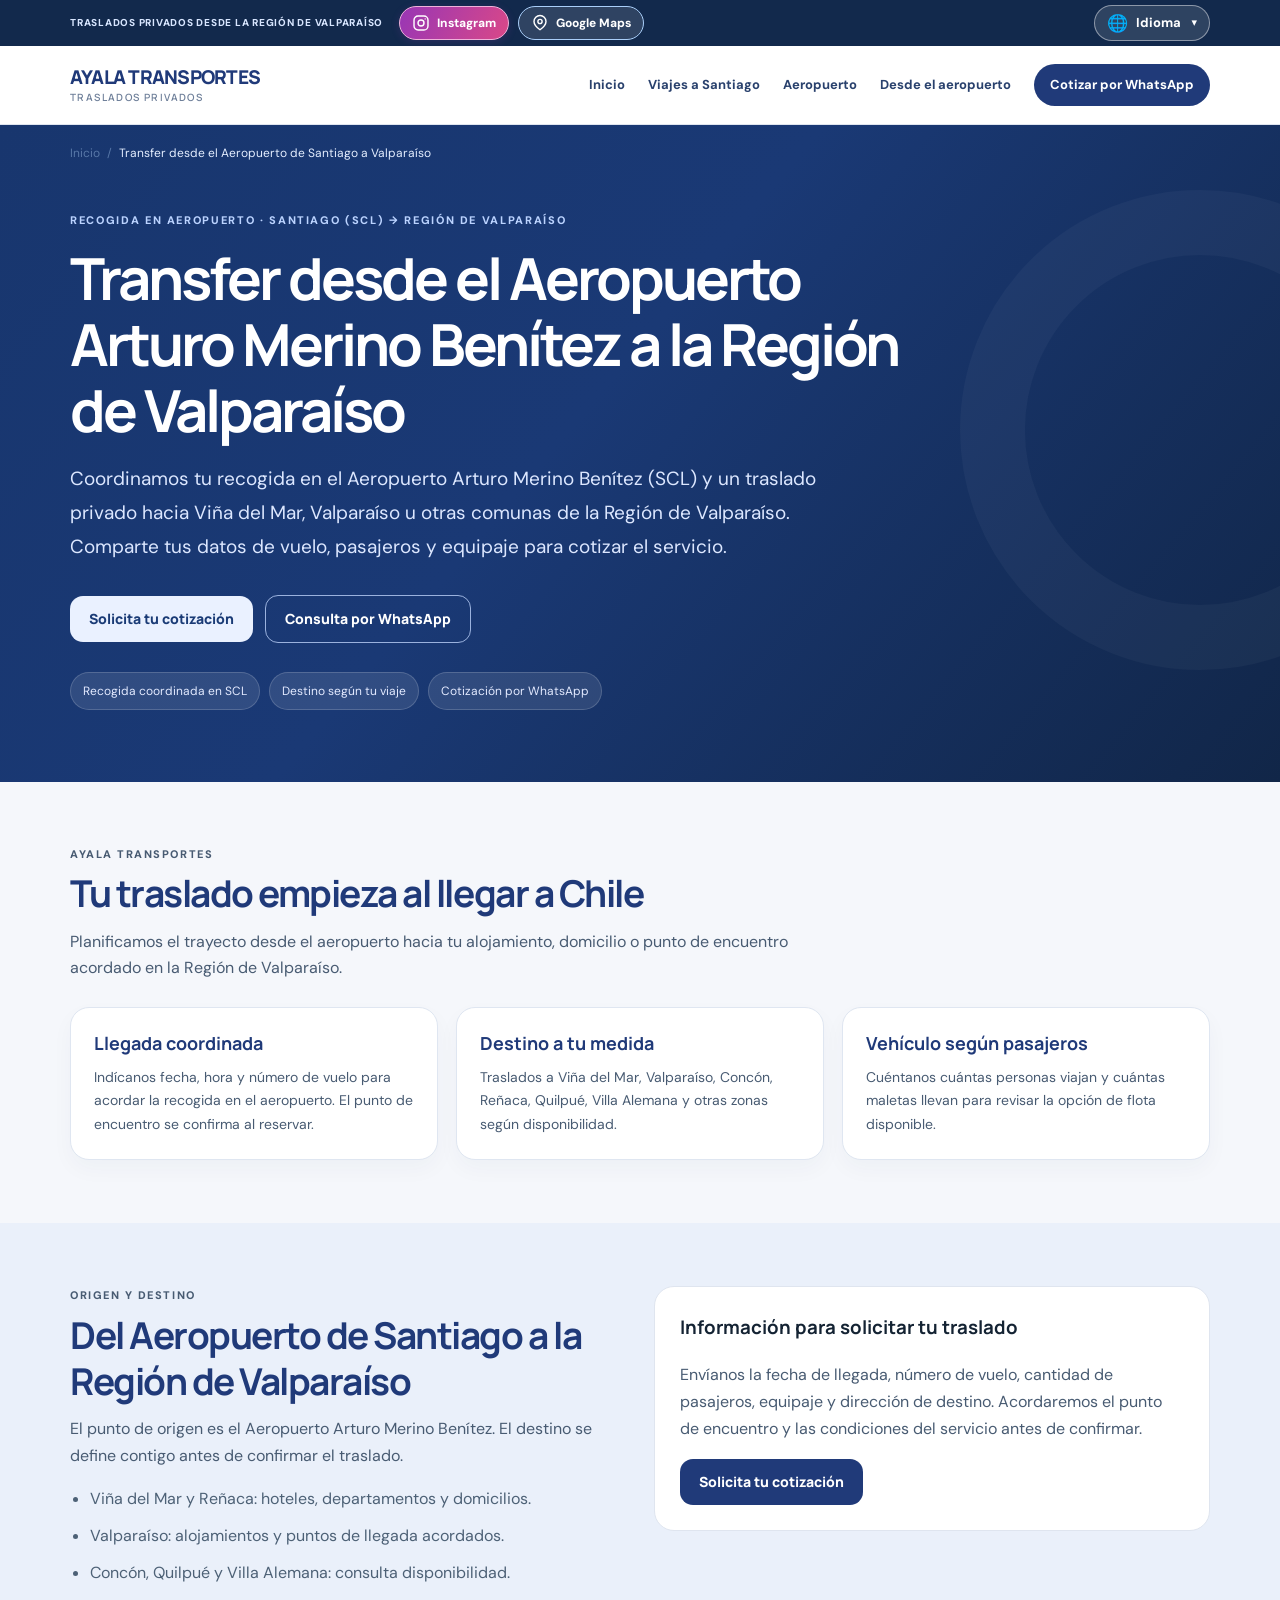
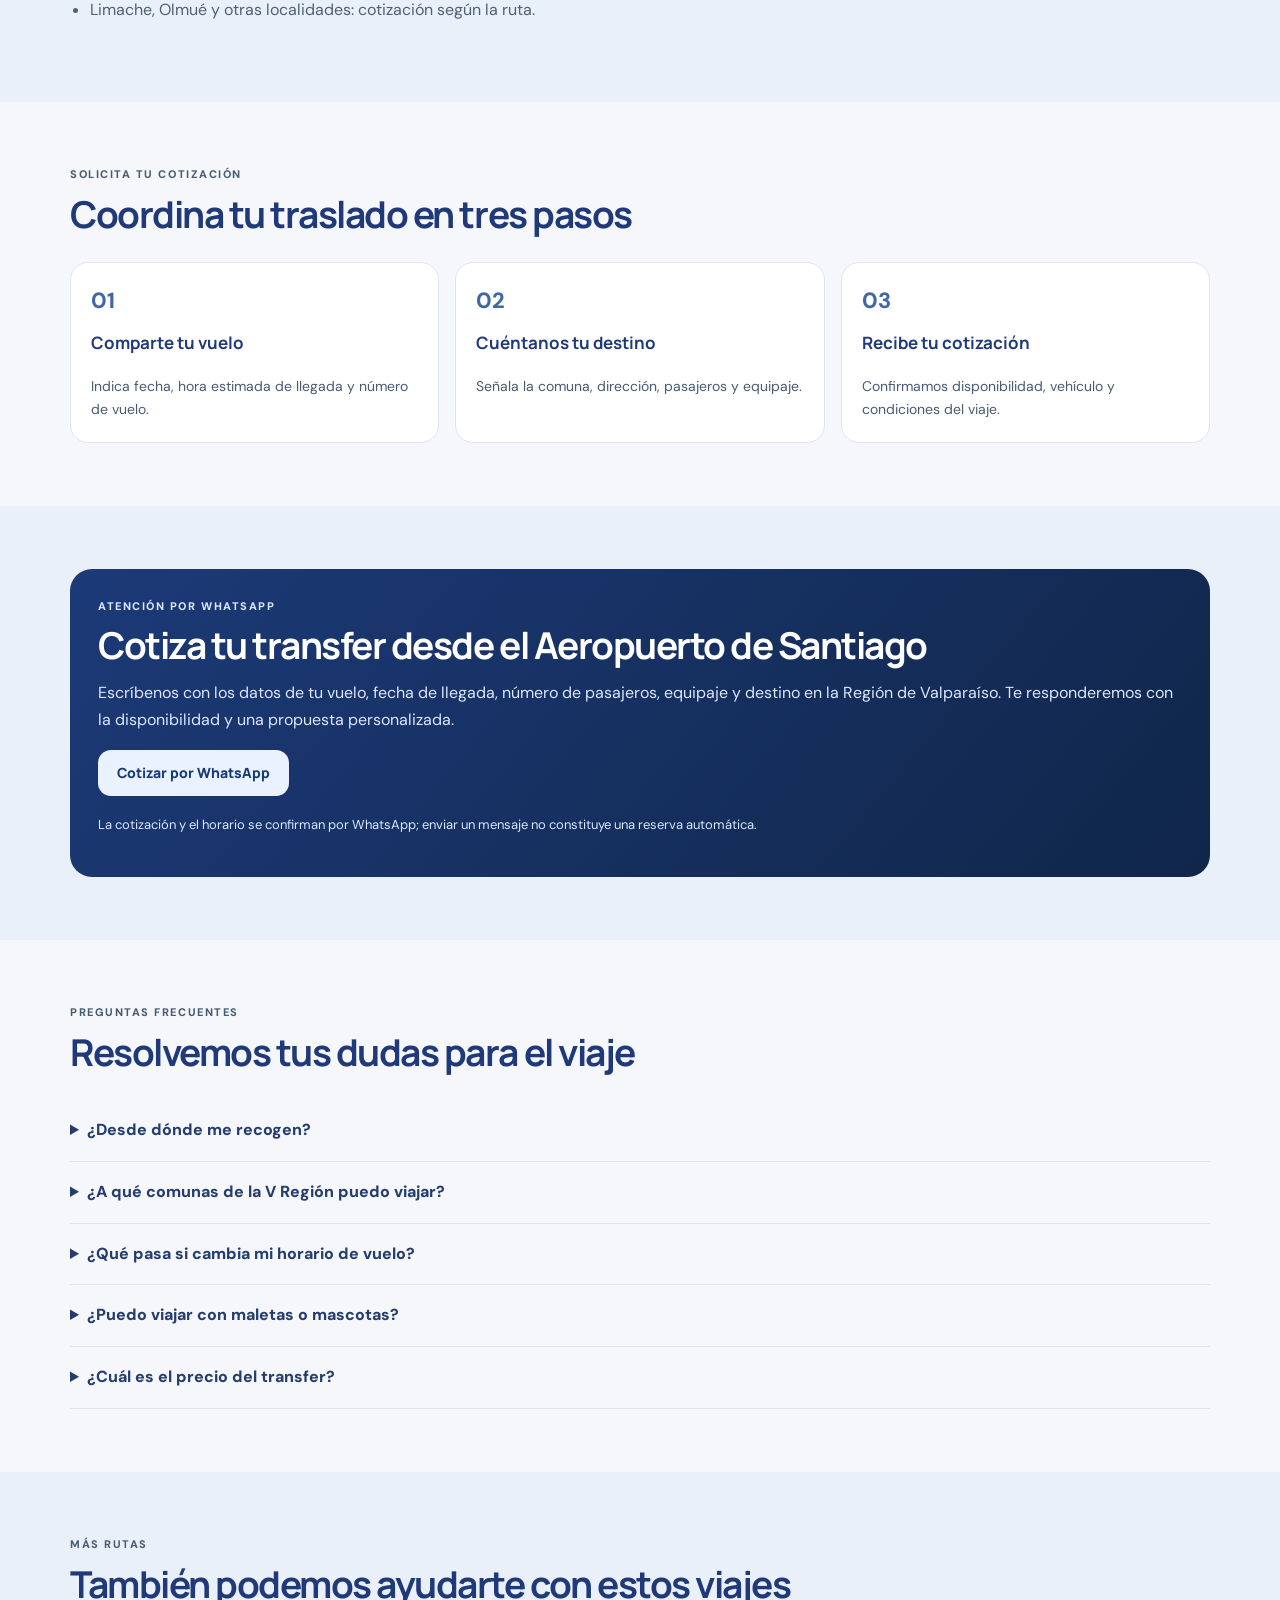
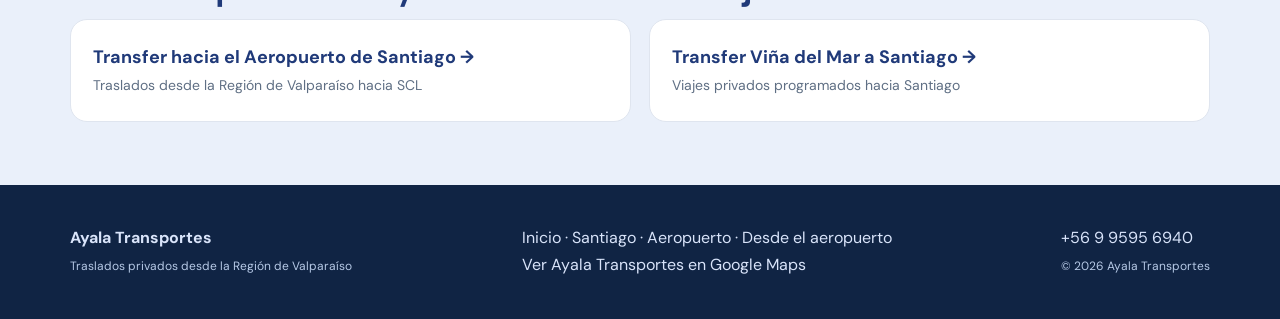
<file: transfer-aeropuerto-santiago-valparaiso/index.html>
<!doctype html>
<!DOCTYPE html>

<html lang="es-CL">
<head>
<!-- Etiqueta de Google Ads: registra visitas, no conversiones de contacto. -->
<script async="" src="https://www.googletagmanager.com/gtag/js?id=AW-18545505706"></script>
<script>
    window.dataLayer = window.dataLayer || [];
    function gtag(){ window.dataLayer.push(arguments); }
    gtag('js', new Date());
    gtag('config', 'AW-18545505706');
  </script>
<meta charset="utf-8"/>
<meta content="width=device-width,initial-scale=1" name="viewport"/>
<meta content="#203a79" name="theme-color"/>
<title>Transfer Aeropuerto Santiago a Región de Valparaíso | Ayala Transportes</title>
<meta content="Transfer privado desde el Aeropuerto Arturo Merino Benítez (SCL) a Viña del Mar, Valparaíso y comunas de la V Región. Cotiza por WhatsApp." name="description"/>
<meta content="index,follow,max-image-preview:large" name="robots"/>
<link href="https://ayalatransportes.cl/transfer-aeropuerto-santiago-valparaiso/" rel="canonical"/>
<meta content="website" property="og:type"/><meta content="es_CL" property="og:locale"/>
<meta content="Transfer Aeropuerto Santiago a Región de Valparaíso | Ayala Transportes" property="og:title"/>
<meta content="Transfer privado desde el Aeropuerto Arturo Merino Benítez (SCL) a Viña del Mar, Valparaíso y comunas de la V Región. Cotiza por WhatsApp." property="og:description"/>
<meta content="https://ayalatransportes.cl/transfer-aeropuerto-santiago-valparaiso/" property="og:url"/>
<link href="https://fonts.googleapis.com" rel="preconnect"/><link crossorigin="" href="https://fonts.gstatic.com" rel="preconnect"/>
<link href="https://fonts.googleapis.com/css2?family=DM+Sans:wght@400;500;600;700&amp;family=Manrope:wght@400;500;600;700;800&amp;display=swap" rel="stylesheet"/>
<link href="/rutas.css" rel="stylesheet"/>
<script type="application/ld+json">{"@context":"https://schema.org","@graph":[{"@type":"WebPage","@id":"https://ayalatransportes.cl/transfer-aeropuerto-santiago-valparaiso/#pagina","url":"https://ayalatransportes.cl/transfer-aeropuerto-santiago-valparaiso/","name":"Transfer Aeropuerto Santiago a Región de Valparaíso | Ayala Transportes","inLanguage":"es-CL","description":"Transfer privado desde el Aeropuerto Arturo Merino Benítez (SCL) a Viña del Mar, Valparaíso y comunas de la V Región. Cotiza por WhatsApp.","isPartOf":{"@id":"https://ayalatransportes.cl/#sitio"},"about":{"@id":"https://ayalatransportes.cl/transfer-aeropuerto-santiago-valparaiso/#servicio"}},{"@type":"BreadcrumbList","@id":"https://ayalatransportes.cl/transfer-aeropuerto-santiago-valparaiso/#migas","itemListElement":[{"@type":"ListItem","position":1,"name":"Inicio","item":"https://ayalatransportes.cl/"},{"@type":"ListItem","position":2,"name":"Transfer desde el Aeropuerto de Santiago a Valparaíso","item":"https://ayalatransportes.cl/transfer-aeropuerto-santiago-valparaiso/"}]},{"@type":"Service","@id":"https://ayalatransportes.cl/transfer-aeropuerto-santiago-valparaiso/#servicio","name":"Transfer desde el Aeropuerto Arturo Merino Benítez a la Región de Valparaíso","serviceType":"Traslado privado de pasajeros desde el aeropuerto","provider":{"@id":"https://ayalatransportes.cl/#organizacion"},"areaServed":[{"@type":"AdministrativeArea","name":"Región de Valparaíso"},{"@type":"Place","name":"Aeropuerto Arturo Merino Benítez, Santiago"}],"url":"https://ayalatransportes.cl/transfer-aeropuerto-santiago-valparaiso/"}]}</script>
<link href="https://ayalatransportes.cl/transfer-aeropuerto-santiago-valparaiso/" hreflang="es-CL" rel="alternate"/><link href="https://ayalatransportes.cl/en/transfer-aeropuerto-santiago-valparaiso/" hreflang="en" rel="alternate"/><link href="https://ayalatransportes.cl/pt/transfer-aeropuerto-santiago-valparaiso/" hreflang="pt-BR" rel="alternate"/><link href="https://ayalatransportes.cl/transfer-aeropuerto-santiago-valparaiso/" hreflang="x-default" rel="alternate"/><style>
/* Selector de idioma desplegable | Ayala Transportes */
.ay-social-topbar-inner{flex-wrap:nowrap;row-gap:8px}
.ay-lang-switch{display:inline-block;position:relative;flex:0 0 auto;margin-left:auto;white-space:nowrap;z-index:60}
.ay-lang-switch > summary{display:flex;align-items:center;gap:8px;min-height:36px;padding:7px 12px;border:1px solid rgba(255,255,255,.45);border-radius:22px;background:rgba(255,255,255,.12);color:#fff;font-size:13px;font-weight:750;line-height:1.2;cursor:pointer;list-style:none;user-select:none}
.ay-lang-switch > summary::-webkit-details-marker{display:none}
.ay-lang-switch > summary::marker{content:''}
/* Corrección: evita que los estilos generales del FAQ añadan un + verde y una línea bajo el selector */
details.ay-lang-switch{border:0;padding:0}
details.ay-lang-switch > summary::after{content:none;display:none}

.ay-lang-switch > summary:hover{background:rgba(255,255,255,.24)}
.ay-lang-switch[open] > summary{background:#fff;border-color:#fff;color:#16386e}
.ay-lang-switch .ay-lang-globe{font-size:17px;line-height:1}
.ay-lang-switch .ay-lang-chevron{font-size:11px;margin-left:2px;transition:transform .18s ease}
.ay-lang-switch[open] .ay-lang-chevron{transform:rotate(180deg)}
.ay-lang-switch .ay-lang-menu{position:absolute;top:calc(100% + 8px);right:0;z-index:80;display:grid;gap:3px;min-width:183px;padding:7px;border:1px solid #dce4f2;border-radius:14px;background:#fff;box-shadow:0 14px 34px rgba(6,23,55,.23)}
.ay-lang-switch .ay-lang-menu a{display:flex;align-items:center;justify-content:space-between;gap:14px;min-height:40px;padding:9px 12px;border-radius:9px;color:#20395f;font-size:13px;font-weight:650;line-height:1.25;text-decoration:none}
.ay-lang-switch .ay-lang-menu a:hover,.ay-lang-switch .ay-lang-menu a:focus-visible{background:#edf3fe;color:#123b81}
.ay-lang-switch .ay-lang-menu a[aria-current=page]{background:#e6efff;color:#153f8b;font-weight:800}
.ay-lang-switch .ay-lang-menu a[aria-current=page]::after{content:'✓';font-weight:900}
.ay-lang-switch > summary:focus-visible,.ay-lang-switch .ay-lang-menu a:focus-visible{outline:2px solid #81b6ff;outline-offset:2px}
@media(max-width:760px){.ay-social-topbar-inner{display:flex;align-items:center;justify-content:space-between;flex-wrap:nowrap;gap:8px;padding-top:7px;padding-bottom:7px}.ay-social-links{flex:1 1 auto;width:auto;min-width:0;justify-content:flex-start;gap:6px;flex-wrap:nowrap}.ay-lang-switch{margin-left:auto;width:auto;order:0}.ay-lang-switch > summary{min-height:35px;padding:7px 10px;font-size:12px}.ay-lang-switch .ay-lang-menu{min-width:176px}}
@media(max-width:365px){.ay-lang-switch > summary{gap:5px;padding:7px 8px}.ay-lang-switch .ay-lang-globe{font-size:15px}}
</style><style>@media(min-width:761px){.ay-arrival-mobile-whatsapp{display:none}}@media(max-width:760px){body{padding-bottom:82px}.ay-arrival-mobile-whatsapp{position:fixed;bottom:15px;left:16px;right:16px;z-index:110;display:flex;align-items:center;justify-content:center;min-height:58px;padding:12px 18px;border-radius:999px;background:#e6edff;color:#203a79;text-align:center;box-shadow:0 10px 25px rgba(10,20,53,.26);font-weight:800;font-size:15px;text-decoration:none}}</style></head>
<body>
<div aria-label="Accesos directos a redes sociales" class="ay-social-topbar">
<div class="container ay-social-topbar-inner">
<span class="ay-social-label">TRASLADOS PRIVADOS DESDE LA REGIÓN DE VALPARAÍSO</span>
<div class="ay-social-links"><a aria-label="Abrir Instagram de Ayala Transportes" class="ay-social-link ay-social-instagram" href="https://www.instagram.com/ayala_transportes/" rel="noopener noreferrer" target="_blank"><svg aria-hidden="true" fill="none" height="18" stroke="currentColor" stroke-linecap="round" stroke-linejoin="round" stroke-width="1.9" viewbox="0 0 24 24" width="18"><rect height="18.6" rx="5.4" width="18.6" x="2.7" y="2.7"></rect><circle cx="12" cy="12" r="4"></circle><circle cx="17.6" cy="6.5" fill="currentColor" r=".9" stroke="none"></circle></svg><span>Instagram</span></a><a aria-label="Ver Ayala Transportes en Google Maps" class="ay-social-link ay-social-maps" href="https://maps.app.goo.gl/axDfNc3RGNikcTmc9" rel="noopener noreferrer" target="_blank" title="Abrir la ficha de Ayala Transportes en Google Maps"><svg aria-hidden="true" fill="none" height="18" stroke="currentColor" stroke-linecap="round" stroke-linejoin="round" stroke-width="1.9" viewbox="0 0 24 24" width="18"><path d="M20 10c0 5.4-8 11-8 11S4 15.4 4 10a8 8 0 1 1 16 0z"></path><circle cx="12" cy="10" r="2.8"></circle></svg><span>Google Maps</span></a></div>
<details class="ay-lang-switch"><summary aria-label="Seleccionar idioma"><span aria-hidden="true" class="ay-lang-globe">🌐</span><span>Idioma</span><span aria-hidden="true" class="ay-lang-chevron">▾</span></summary><nav aria-label="Seleccionar idioma" class="ay-lang-menu"><a aria-current="page" href="/transfer-aeropuerto-santiago-valparaiso/" lang="es-CL">Español</a><a href="/en/transfer-aeropuerto-santiago-valparaiso/" lang="en">English</a><a href="/pt/transfer-aeropuerto-santiago-valparaiso/" lang="pt-BR">Português</a></nav></details></div>
</div>
<header class="nav"><div class="container">
<a aria-label="Ayala Transportes, volver al inicio" class="brand" href="/">AYALA TRANSPORTES <span>TRASLADOS PRIVADOS</span></a>
<nav aria-label="Menú principal" class="navlinks"><a href="/">Inicio</a><a href="/transfer-vina-del-mar-santiago/">Viajes a Santiago</a><a href="/transfer-aeropuerto-santiago/">Aeropuerto</a><a href="/transfer-aeropuerto-santiago-valparaiso/">Desde el aeropuerto</a><a class="navcta" href="https://wa.me/56995956940?text=Hola%2C%20Ayala%20Transportes.%20Quisiera%20cotizar%20un%20traslado%20privado%20desde%20el%20Aeropuerto%20Arturo%20Merino%20Ben%C3%ADtez%20%28SCL%29%20hacia%20la%20Regi%C3%B3n%20de%20Valpara%C3%ADso.%20Mi%20fecha%2C%20vuelo%2C%20destino%20y%20pasajeros%20son%3A" rel="noopener noreferrer" target="_blank">Cotizar por WhatsApp</a></nav>
</div></header>
<main>
<section class="hero"><div class="container">
<nav aria-label="Ruta de navegación" class="breadcrumbs"><a href="/">Inicio</a> / <span aria-current="page">Transfer desde el Aeropuerto de Santiago a Valparaíso</span></nav>
<div class="hero-content"><p class="overline">Recogida en aeropuerto · Santiago (SCL) → Región de Valparaíso</p>
<h1>Transfer desde el Aeropuerto Arturo Merino Benítez a la Región de Valparaíso</h1><p class="lead">Coordinamos tu recogida en el Aeropuerto Arturo Merino Benítez (SCL) y un traslado privado hacia Viña del Mar, Valparaíso u otras comunas de la Región de Valparaíso. Comparte tus datos de vuelo, pasajeros y equipaje para cotizar el servicio.</p>
<div class="actions"><a class="btn btn-primary" href="#cotizar">Solicita tu cotización</a><a class="btn btn-ghost" href="https://wa.me/56995956940?text=Hola%2C%20Ayala%20Transportes.%20Quisiera%20cotizar%20un%20traslado%20privado%20desde%20el%20Aeropuerto%20Arturo%20Merino%20Ben%C3%ADtez%20%28SCL%29%20hacia%20la%20Regi%C3%B3n%20de%20Valpara%C3%ADso.%20Mi%20fecha%2C%20vuelo%2C%20destino%20y%20pasajeros%20son%3A" rel="noopener noreferrer" target="_blank">Consulta por WhatsApp</a></div>
<div class="pillrow"><span>Recogida coordinada en SCL</span><span>Destino según tu viaje</span><span>Cotización por WhatsApp</span></div></div></div></section>
<section class="section" id="servicio"><div class="container"><div class="section-head"><p class="eyebrow">Ayala Transportes</p><h2>Tu traslado empieza al llegar a Chile</h2><p>Planificamos el trayecto desde el aeropuerto hacia tu alojamiento, domicilio o punto de encuentro acordado en la Región de Valparaíso.</p></div><div class="cards"><article class="card"><h3>Llegada coordinada</h3><p>Indícanos fecha, hora y número de vuelo para acordar la recogida en el aeropuerto. El punto de encuentro se confirma al reservar.</p></article><article class="card"><h3>Destino a tu medida</h3><p>Traslados a Viña del Mar, Valparaíso, Concón, Reñaca, Quilpué, Villa Alemana y otras zonas según disponibilidad.</p></article><article class="card"><h3>Vehículo según pasajeros</h3><p>Cuéntanos cuántas personas viajan y cuántas maletas llevan para revisar la opción de flota disponible.</p></article></div></div></section>
<section class="section soft" id="cobertura"><div class="container two-cols"><div><p class="eyebrow">Origen y destino</p><h2>Del Aeropuerto de Santiago a la Región de Valparaíso</h2><p>El punto de origen es el Aeropuerto Arturo Merino Benítez. El destino se define contigo antes de confirmar el traslado.</p><ul class="detail-list"><li>Viña del Mar y Reñaca: hoteles, departamentos y domicilios.</li><li>Valparaíso: alojamientos y puntos de llegada acordados.</li><li>Concón, Quilpué y Villa Alemana: consulta disponibilidad.</li><li>Limache, Olmué y otras localidades: cotización según la ruta.</li></ul></div><aside class="subtle-panel"><h3>Información para solicitar tu traslado</h3><p>Envíanos la fecha de llegada, número de vuelo, cantidad de pasajeros, equipaje y dirección de destino. Acordaremos el punto de encuentro y las condiciones del servicio antes de confirmar.</p><a class="btn" href="#cotizar" style="background:#203a79;color:#fff">Solicita tu cotización</a></aside></div></section>
<section class="section"><div class="container"><div class="section-head"><p class="eyebrow">Solicita tu cotización</p><h2>Coordina tu traslado en tres pasos</h2></div><div class="route-steps"><div class="route-step"><h3>Comparte tu vuelo</h3><p>Indica fecha, hora estimada de llegada y número de vuelo.</p></div><div class="route-step"><h3>Cuéntanos tu destino</h3><p>Señala la comuna, dirección, pasajeros y equipaje.</p></div><div class="route-step"><h3>Recibe tu cotización</h3><p>Confirmamos disponibilidad, vehículo y condiciones del viaje.</p></div></div></div></section>
<section class="section soft" id="cotizar"><div class="container"><div class="quote"><p class="eyebrow">Atención por WhatsApp</p><h2>Cotiza tu transfer desde el Aeropuerto de Santiago</h2><p>Escríbenos con los datos de tu vuelo, fecha de llegada, número de pasajeros, equipaje y destino en la Región de Valparaíso. Te responderemos con la disponibilidad y una propuesta personalizada.</p><a class="btn btn-primary" href="https://wa.me/56995956940?text=Hola%2C%20Ayala%20Transportes.%20Quisiera%20cotizar%20un%20traslado%20privado%20desde%20el%20Aeropuerto%20Arturo%20Merino%20Ben%C3%ADtez%20%28SCL%29%20hacia%20la%20Regi%C3%B3n%20de%20Valpara%C3%ADso.%20Mi%20fecha%2C%20vuelo%2C%20destino%20y%20pasajeros%20son%3A" rel="noopener noreferrer" target="_blank">Cotizar por WhatsApp</a><p style="font-size:13px;margin-top:18px">La cotización y el horario se confirman por WhatsApp; enviar un mensaje no constituye una reserva automática.</p></div></div></section>
<section class="section"><div class="container"><div class="section-head"><p class="eyebrow">Preguntas frecuentes</p><h2>Resolvemos tus dudas para el viaje</h2></div><div class="faqs"><details><summary>¿Desde dónde me recogen?</summary><p>El punto de recogida se coordina en el Aeropuerto Arturo Merino Benítez (SCL) y se confirma al reservar.</p></details><details><summary>¿A qué comunas de la V Región puedo viajar?</summary><p>Consulta por Viña del Mar, Valparaíso, Reñaca, Concón, Quilpué, Villa Alemana, Limache, Olmué y otras localidades según disponibilidad.</p></details><details><summary>¿Qué pasa si cambia mi horario de vuelo?</summary><p>Avísanos lo antes posible si hay cambios. Revisaremos la posibilidad de ajustar la recogida según disponibilidad y condiciones acordadas.</p></details><details><summary>¿Puedo viajar con maletas o mascotas?</summary><p>Indícanos el equipaje y si viajarás con mascotas para comprobar capacidad del vehículo y condiciones antes de confirmar.</p></details><details><summary>¿Cuál es el precio del transfer?</summary><p>La tarifa depende del destino, fecha, horario, cantidad de pasajeros, equipaje y vehículo disponible. Solicita tu cotización personalizada.</p></details></div></div></section>
<section class="section soft"><div class="container"><p class="eyebrow">Más rutas</p><h2>También podemos ayudarte con estos viajes</h2><div class="related"><a href="/transfer-aeropuerto-santiago/"><strong>Transfer hacia el Aeropuerto de Santiago →</strong><span>Traslados desde la Región de Valparaíso hacia SCL</span></a><a href="/transfer-vina-del-mar-santiago/"><strong>Transfer Viña del Mar a Santiago →</strong><span>Viajes privados programados hacia Santiago</span></a></div></div></section>
</main>
<a class="ay-arrival-mobile-whatsapp" href="https://wa.me/56995956940?text=Hola%2C%20Ayala%20Transportes.%20Quisiera%20cotizar%20un%20traslado%20privado%20desde%20el%20Aeropuerto%20Arturo%20Merino%20Ben%C3%ADtez%20%28SCL%29%20hacia%20la%20Regi%C3%B3n%20de%20Valpara%C3%ADso.%20Mi%20fecha%2C%20vuelo%2C%20destino%20y%20pasajeros%20son%3A" rel="noopener noreferrer" target="_blank">Cotizar por WhatsApp  →</a><footer class="footer"><div class="container footergrid"><div><strong>Ayala Transportes</strong><br/><small>Traslados privados desde la Región de Valparaíso</small></div><div><a href="/">Inicio</a> · <a href="/transfer-vina-del-mar-santiago/">Santiago</a> · <a href="/transfer-aeropuerto-santiago/">Aeropuerto</a> · <a href="/transfer-aeropuerto-santiago-valparaiso/">Desde el aeropuerto</a><br/><a href="https://maps.app.goo.gl/axDfNc3RGNikcTmc9" rel="noopener noreferrer" target="_blank">Ver Ayala Transportes en Google Maps</a></div><div><a href="https://wa.me/56995956940?text=Hola%2C%20Ayala%20Transportes.%20Quisiera%20cotizar%20un%20traslado%20privado%20desde%20el%20Aeropuerto%20Arturo%20Merino%20Ben%C3%ADtez%20%28SCL%29%20hacia%20la%20Regi%C3%B3n%20de%20Valpara%C3%ADso.%20Mi%20fecha%2C%20vuelo%2C%20destino%20y%20pasajeros%20son%3A" rel="noopener noreferrer" target="_blank">+56 9 9595 6940</a><br/><small>© 2026 Ayala Transportes</small></div></div></footer>
<script>
  // Conversión "Contacto" de Google Ads: solo tras pulsar un enlace de WhatsApp.
  // No registra conversiones por visitar o recargar esta página.
  document.addEventListener('click', function (event) {
    if (!(event.target instanceof Element)) return;
    const enlace = event.target.closest('a[href]');
    if (!enlace) return;
    try {
      const destino = new URL(enlace.href, document.baseURI);
      if (['wa.me', 'api.whatsapp.com', 'web.whatsapp.com'].includes(destino.hostname)
          && typeof window.gtag === 'function') {
        window.gtag('event', 'conversion', {
          send_to: 'AW-18545505706/CJatCOCPvrMdEKrrl4tF'
        });
      }
    } catch (_) {
      // Enlaces con URL no válida: no se registra conversión.
    }
  });
</script>
</body></html>
</file>
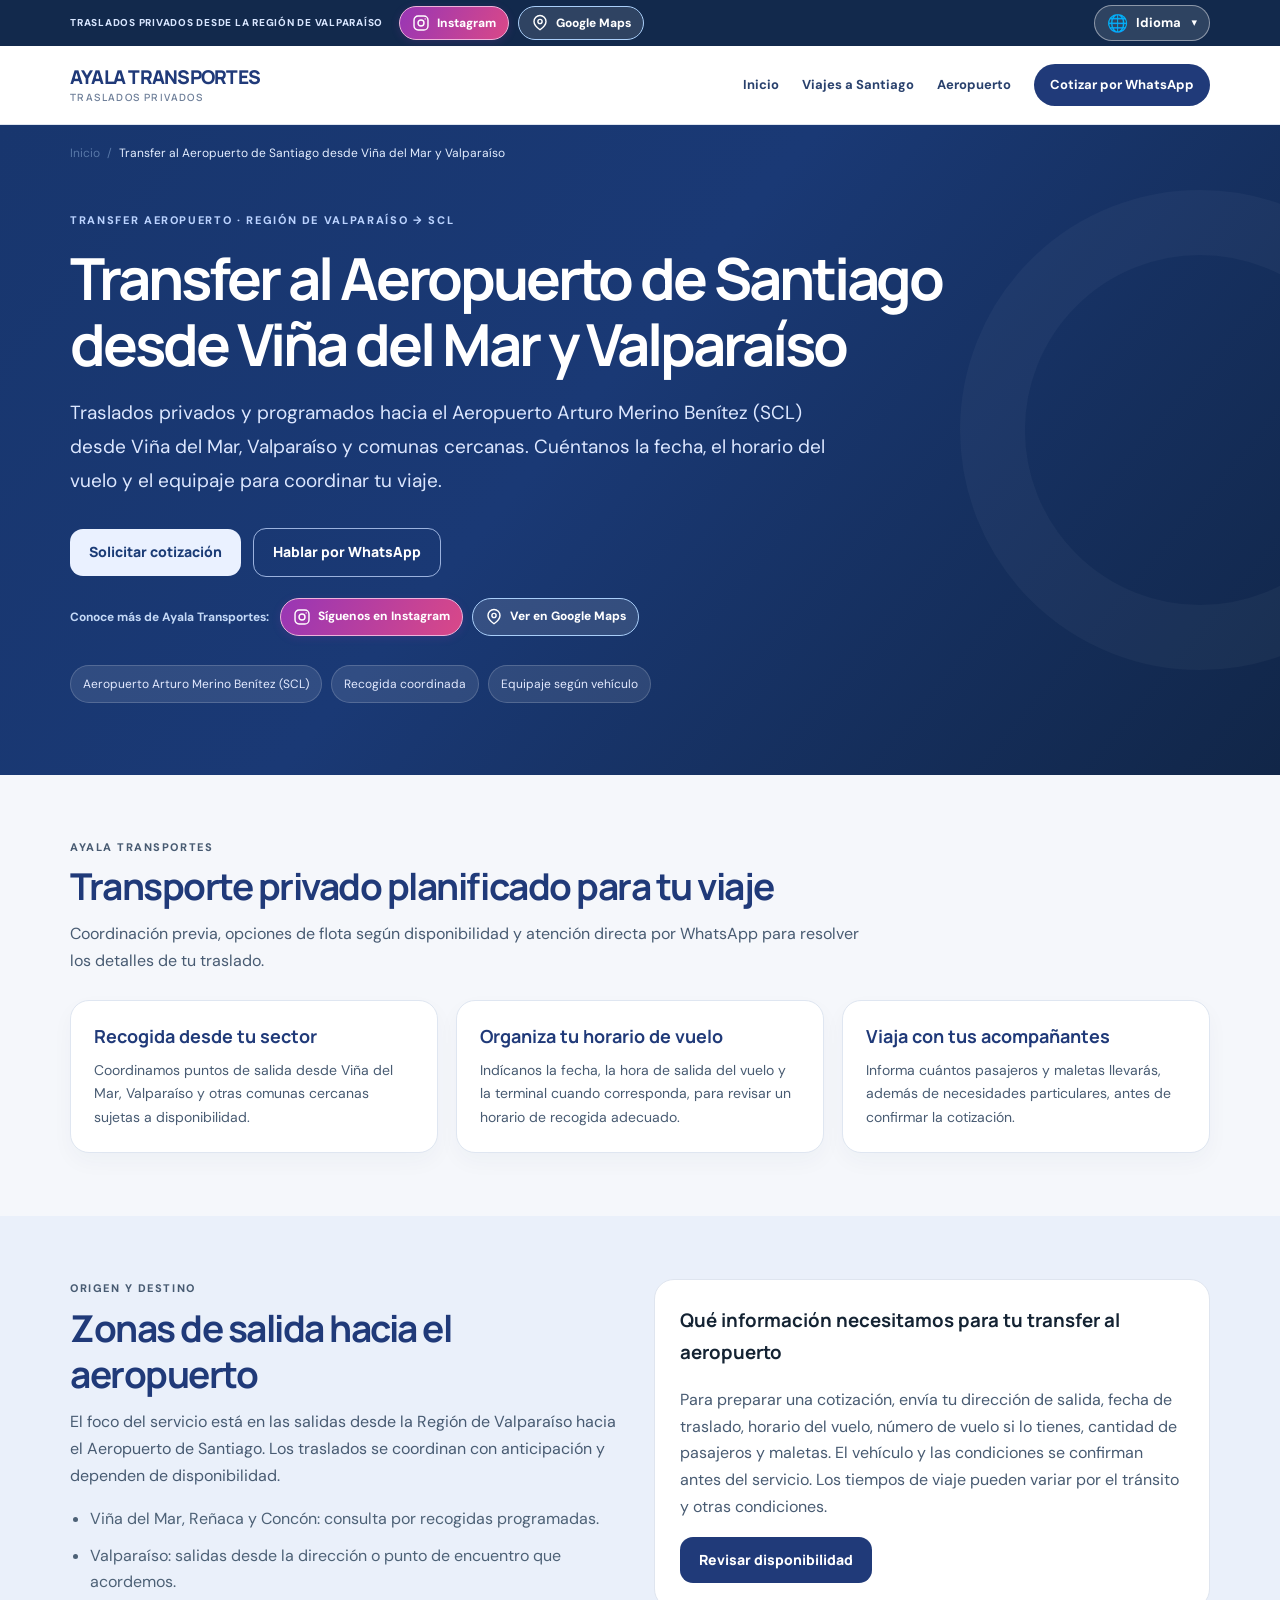
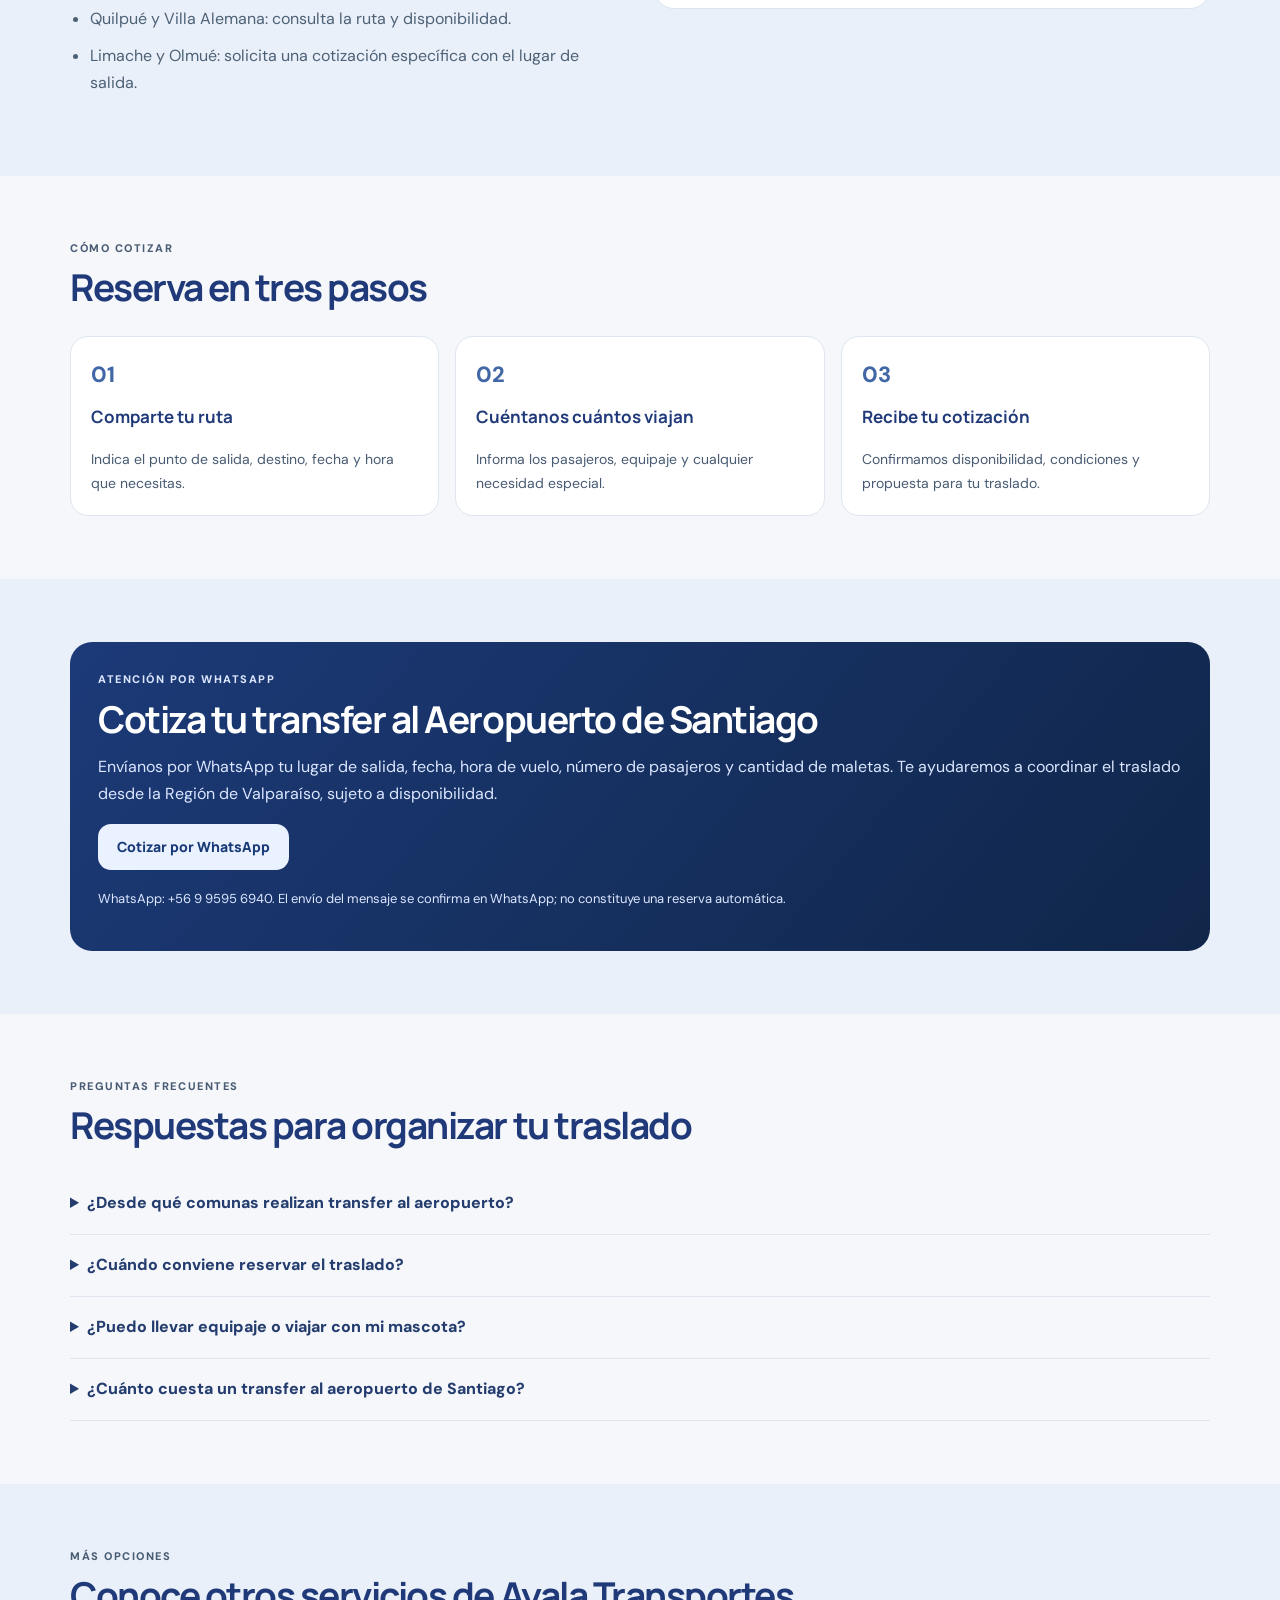
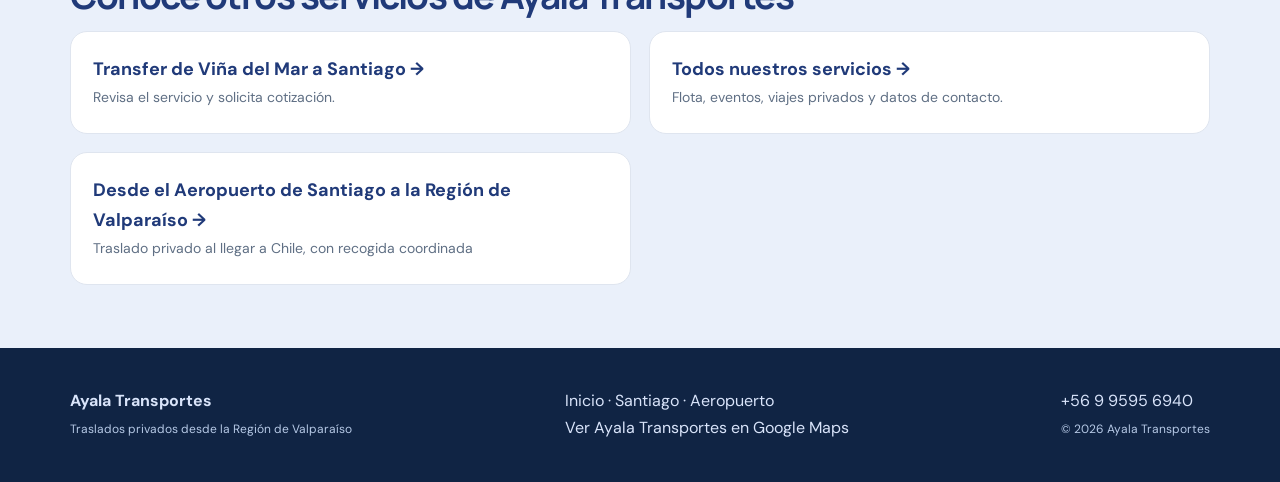
<file: transfer-aeropuerto-santiago/index.html>
<!DOCTYPE html>

<html lang="es-CL">
<head>
<!-- Etiqueta de Google Ads: registra visitas, no conversiones de contacto. -->
<script async="" src="https://www.googletagmanager.com/gtag/js?id=AW-18545505706"></script>
<script>
    window.dataLayer = window.dataLayer || [];
    function gtag(){ window.dataLayer.push(arguments); }
    gtag('js', new Date());
    gtag('config', 'AW-18545505706');
  </script>
<meta charset="utf-8"/>
<meta content="width=device-width,initial-scale=1" name="viewport"/>
<meta content="#203a79" name="theme-color"/>
<title>Transfer al Aeropuerto de Santiago | Ayala Transportes</title>
<meta content="Transfer privado al Aeropuerto de Santiago desde Viña del Mar, Valparaíso y alrededores. Coordina tu viaje y cotiza por WhatsApp con Ayala Transportes." name="description"/>
<meta content="index,follow,max-image-preview:large" name="robots"/>
<link href="https://ayalatransportes.cl/transfer-aeropuerto-santiago/" rel="canonical"/>
<meta content="website" property="og:type"/><meta content="es_CL" property="og:locale"/>
<meta content="Transfer al Aeropuerto de Santiago | Ayala Transportes" property="og:title"/>
<meta content="Transfer privado al Aeropuerto de Santiago desde Viña del Mar, Valparaíso y alrededores. Coordina tu viaje y cotiza por WhatsApp con Ayala Transportes." property="og:description"/>
<meta content="https://ayalatransportes.cl/transfer-aeropuerto-santiago/" property="og:url"/>
<link href="https://fonts.googleapis.com" rel="preconnect"/><link crossorigin="" href="https://fonts.gstatic.com" rel="preconnect"/>
<link href="https://fonts.googleapis.com/css2?family=DM+Sans:wght@400;500;600;700&amp;family=Manrope:wght@400;500;600;700;800&amp;display=swap" rel="stylesheet"/>
<link href="/rutas.css" rel="stylesheet"/>
<script type="application/ld+json">{"@context":"https://schema.org","@graph":[{"@type":"WebPage","@id":"https://ayalatransportes.cl/transfer-aeropuerto-santiago/#pagina","url":"https://ayalatransportes.cl/transfer-aeropuerto-santiago/","name":"Transfer al Aeropuerto de Santiago | Ayala Transportes","inLanguage":"es-CL","description":"Transfer privado al Aeropuerto de Santiago desde Viña del Mar, Valparaíso y alrededores. Coordina tu viaje y cotiza por WhatsApp con Ayala Transportes.","isPartOf":{"@id":"https://ayalatransportes.cl/#sitio"},"about":{"@id":"https://ayalatransportes.cl/transfer-aeropuerto-santiago/#servicio"}},{"@type":"BreadcrumbList","@id":"https://ayalatransportes.cl/transfer-aeropuerto-santiago/#migas","itemListElement":[{"@type":"ListItem","position":1,"name":"Inicio","item":"https://ayalatransportes.cl/"},{"@type":"ListItem","position":2,"name":"Transfer al Aeropuerto de Santiago desde Viña del Mar y Valparaíso","item":"https://ayalatransportes.cl/transfer-aeropuerto-santiago/"}]},{"@type":"Service","@id":"https://ayalatransportes.cl/transfer-aeropuerto-santiago/#servicio","name":"Transfer privado de la Región de Valparaíso al Aeropuerto de Santiago","serviceType":"Traslado privado de pasajeros","provider":{"@id":"https://ayalatransportes.cl/#organizacion"},"areaServed":{"@type":"AdministrativeArea","name":"Región de Valparaíso"},"url":"https://ayalatransportes.cl/transfer-aeropuerto-santiago/"}]}</script>
<link href="https://ayalatransportes.cl/transfer-aeropuerto-santiago/" hreflang="es-CL" rel="alternate"/><link href="https://ayalatransportes.cl/en/transfer-aeropuerto-santiago/" hreflang="en" rel="alternate"/><link href="https://ayalatransportes.cl/pt/transfer-aeropuerto-santiago/" hreflang="pt-BR" rel="alternate"/><link href="https://ayalatransportes.cl/transfer-aeropuerto-santiago/" hreflang="x-default" rel="alternate"/><style>
/* Selector de idioma desplegable | Ayala Transportes */
.ay-social-topbar-inner{flex-wrap:nowrap;row-gap:8px}
.ay-lang-switch{display:inline-block;position:relative;flex:0 0 auto;margin-left:auto;white-space:nowrap;z-index:60}
.ay-lang-switch > summary{display:flex;align-items:center;gap:8px;min-height:36px;padding:7px 12px;border:1px solid rgba(255,255,255,.45);border-radius:22px;background:rgba(255,255,255,.12);color:#fff;font-size:13px;font-weight:750;line-height:1.2;cursor:pointer;list-style:none;user-select:none}
.ay-lang-switch > summary::-webkit-details-marker{display:none}
.ay-lang-switch > summary::marker{content:''}
/* Corrección: evita que los estilos generales del FAQ añadan un + verde y una línea bajo el selector */
details.ay-lang-switch{border:0;padding:0}
details.ay-lang-switch > summary::after{content:none;display:none}

.ay-lang-switch > summary:hover{background:rgba(255,255,255,.24)}
.ay-lang-switch[open] > summary{background:#fff;border-color:#fff;color:#16386e}
.ay-lang-switch .ay-lang-globe{font-size:17px;line-height:1}
.ay-lang-switch .ay-lang-chevron{font-size:11px;margin-left:2px;transition:transform .18s ease}
.ay-lang-switch[open] .ay-lang-chevron{transform:rotate(180deg)}
.ay-lang-switch .ay-lang-menu{position:absolute;top:calc(100% + 8px);right:0;z-index:80;display:grid;gap:3px;min-width:183px;padding:7px;border:1px solid #dce4f2;border-radius:14px;background:#fff;box-shadow:0 14px 34px rgba(6,23,55,.23)}
.ay-lang-switch .ay-lang-menu a{display:flex;align-items:center;justify-content:space-between;gap:14px;min-height:40px;padding:9px 12px;border-radius:9px;color:#20395f;font-size:13px;font-weight:650;line-height:1.25;text-decoration:none}
.ay-lang-switch .ay-lang-menu a:hover,.ay-lang-switch .ay-lang-menu a:focus-visible{background:#edf3fe;color:#123b81}
.ay-lang-switch .ay-lang-menu a[aria-current=page]{background:#e6efff;color:#153f8b;font-weight:800}
.ay-lang-switch .ay-lang-menu a[aria-current=page]::after{content:'✓';font-weight:900}
.ay-lang-switch > summary:focus-visible,.ay-lang-switch .ay-lang-menu a:focus-visible{outline:2px solid #81b6ff;outline-offset:2px}
@media(max-width:760px){.ay-social-topbar-inner{display:flex;align-items:center;justify-content:space-between;flex-wrap:nowrap;gap:8px;padding-top:7px;padding-bottom:7px}.ay-social-links{flex:1 1 auto;width:auto;min-width:0;justify-content:flex-start;gap:6px;flex-wrap:nowrap}.ay-lang-switch{margin-left:auto;width:auto;order:0}.ay-lang-switch > summary{min-height:35px;padding:7px 10px;font-size:12px}.ay-lang-switch .ay-lang-menu{min-width:176px}}
@media(max-width:365px){.ay-lang-switch > summary{gap:5px;padding:7px 8px}.ay-lang-switch .ay-lang-globe{font-size:15px}}
</style></head>
<body>
<div aria-label="Accesos directos a redes sociales" class="ay-social-topbar">
<div class="container ay-social-topbar-inner">
<span class="ay-social-label">TRASLADOS PRIVADOS DESDE LA REGIÓN DE VALPARAÍSO</span>
<div class="ay-social-links"><a aria-label="Abrir Instagram de Ayala Transportes" class="ay-social-link ay-social-instagram" href="https://www.instagram.com/ayala_transportes/" rel="noopener noreferrer" target="_blank"><svg aria-hidden="true" fill="none" height="18" stroke="currentColor" stroke-linecap="round" stroke-linejoin="round" stroke-width="1.9" viewbox="0 0 24 24" width="18"><rect height="18.6" rx="5.4" width="18.6" x="2.7" y="2.7"></rect><circle cx="12" cy="12" r="4"></circle><circle cx="17.6" cy="6.5" fill="currentColor" r=".9" stroke="none"></circle></svg><span>Instagram</span></a><a aria-label="Ver Ayala Transportes en Google Maps" class="ay-social-link ay-social-maps" href="https://maps.app.goo.gl/axDfNc3RGNikcTmc9" rel="noopener noreferrer" target="_blank" title="Abrir la ficha de Ayala Transportes en Google Maps"><svg aria-hidden="true" fill="none" height="18" stroke="currentColor" stroke-linecap="round" stroke-linejoin="round" stroke-width="1.9" viewbox="0 0 24 24" width="18"><path d="M20 10c0 5.4-8 11-8 11S4 15.4 4 10a8 8 0 1 1 16 0z"></path><circle cx="12" cy="10" r="2.8"></circle></svg><span>Google Maps</span></a></div>
<details class="ay-lang-switch"><summary aria-label="Seleccionar idioma"><span aria-hidden="true" class="ay-lang-globe">🌐</span><span>Idioma</span><span aria-hidden="true" class="ay-lang-chevron">▾</span></summary><nav aria-label="Seleccionar idioma" class="ay-lang-menu"><a aria-current="page" href="/transfer-aeropuerto-santiago/" lang="es-CL">Español</a><a href="/en/transfer-aeropuerto-santiago/" lang="en">English</a><a href="/pt/transfer-aeropuerto-santiago/" lang="pt-BR">Português</a></nav></details></div>
</div>
<header class="nav"><div class="container">
<a aria-label="Ayala Transportes, volver al inicio" class="brand" href="/">AYALA TRANSPORTES <span>TRASLADOS PRIVADOS</span></a>
<nav aria-label="Menú principal" class="navlinks"><a href="/">Inicio</a><a href="/transfer-vina-del-mar-santiago/">Viajes a Santiago</a><a href="/transfer-aeropuerto-santiago/">Aeropuerto</a><a class="navcta" href="https://wa.me/56995956940?text=Hola%2C%20Ayala%20Transportes.%20Quisiera%20cotizar%20un%20transfer%20al%20Aeropuerto%20de%20Santiago%20desde%20la%20Regi%C3%B3n%20de%20Valpara%C3%ADso." rel="noopener noreferrer" target="_blank">Cotizar por WhatsApp</a></nav>
</div></header>
<main>
<section class="hero"><div class="container">
<nav aria-label="Ruta de navegación" class="breadcrumbs"><a href="/">Inicio</a> / <span aria-current="page">Transfer al Aeropuerto de Santiago desde Viña del Mar y Valparaíso</span></nav>
<div class="hero-content"><p class="overline">Transfer aeropuerto · Región de Valparaíso → SCL</p>
<h1>Transfer al Aeropuerto de Santiago desde Viña del Mar y Valparaíso</h1><p class="lead">Traslados privados y programados hacia el Aeropuerto Arturo Merino Benítez (SCL) desde Viña del Mar, Valparaíso y comunas cercanas. Cuéntanos la fecha, el horario del vuelo y el equipaje para coordinar tu viaje.</p>
<div class="actions"><a class="btn btn-primary" href="#cotizar">Solicitar cotización</a><a class="btn btn-ghost" href="https://wa.me/56995956940?text=Hola%2C%20Ayala%20Transportes.%20Quisiera%20cotizar%20un%20transfer%20al%20Aeropuerto%20de%20Santiago%20desde%20la%20Regi%C3%B3n%20de%20Valpara%C3%ADso." rel="noopener noreferrer" target="_blank">Hablar por WhatsApp</a></div>
<div aria-label="Redes sociales y Google Maps" class="ay-social-hero"><span class="ay-social-hero-label">Conoce más de Ayala Transportes:</span><a aria-label="Abrir Instagram de Ayala Transportes" class="ay-social-link ay-social-instagram" href="https://www.instagram.com/ayala_transportes/" rel="noopener noreferrer" target="_blank"><svg aria-hidden="true" fill="none" height="18" stroke="currentColor" stroke-linecap="round" stroke-linejoin="round" stroke-width="1.9" viewbox="0 0 24 24" width="18"><rect height="18.6" rx="5.4" width="18.6" x="2.7" y="2.7"></rect><circle cx="12" cy="12" r="4"></circle><circle cx="17.6" cy="6.5" fill="currentColor" r=".9" stroke="none"></circle></svg><span>Síguenos en Instagram</span></a><a aria-label="Ver Ayala Transportes en Google Maps" class="ay-social-link ay-social-maps" href="https://maps.app.goo.gl/axDfNc3RGNikcTmc9" rel="noopener noreferrer" target="_blank" title="Abrir la ficha de Ayala Transportes en Google Maps"><svg aria-hidden="true" fill="none" height="18" stroke="currentColor" stroke-linecap="round" stroke-linejoin="round" stroke-width="1.9" viewbox="0 0 24 24" width="18"><path d="M20 10c0 5.4-8 11-8 11S4 15.4 4 10a8 8 0 1 1 16 0z"></path><circle cx="12" cy="10" r="2.8"></circle></svg><span>Ver en Google Maps</span></a></div>
<div class="pillrow"><span>Aeropuerto Arturo Merino Benítez (SCL)</span><span>Recogida coordinada</span><span>Equipaje según vehículo</span></div></div></div></section>
<section class="section" id="servicio"><div class="container"><div class="section-head"><p class="eyebrow">Ayala Transportes</p><h2>Transporte privado planificado para tu viaje</h2><p>Coordinación previa, opciones de flota según disponibilidad y atención directa por WhatsApp para resolver los detalles de tu traslado.</p></div><div class="cards"><article class="card"><h3>Recogida desde tu sector</h3><p>Coordinamos puntos de salida desde Viña del Mar, Valparaíso y otras comunas cercanas sujetas a disponibilidad.</p></article><article class="card"><h3>Organiza tu horario de vuelo</h3><p>Indícanos la fecha, la hora de salida del vuelo y la terminal cuando corresponda, para revisar un horario de recogida adecuado.</p></article><article class="card"><h3>Viaja con tus acompañantes</h3><p>Informa cuántos pasajeros y maletas llevarás, además de necesidades particulares, antes de confirmar la cotización.</p></article></div></div></section>
<section class="section soft" id="cobertura"><div class="container two-cols"><div><p class="eyebrow">Origen y destino</p><h2>Zonas de salida hacia el aeropuerto</h2><p>El foco del servicio está en las salidas desde la Región de Valparaíso hacia el Aeropuerto de Santiago. Los traslados se coordinan con anticipación y dependen de disponibilidad.</p><ul class="detail-list"><li>Viña del Mar, Reñaca y Concón: consulta por recogidas programadas.</li><li>Valparaíso: salidas desde la dirección o punto de encuentro que acordemos.</li><li>Quilpué y Villa Alemana: consulta la ruta y disponibilidad.</li><li>Limache y Olmué: solicita una cotización específica con el lugar de salida.</li></ul></div><aside class="subtle-panel"><h3>Qué información necesitamos para tu transfer al aeropuerto</h3><p>Para preparar una cotización, envía tu dirección de salida, fecha de traslado, horario del vuelo, número de vuelo si lo tienes, cantidad de pasajeros y maletas. El vehículo y las condiciones se confirman antes del servicio. Los tiempos de viaje pueden variar por el tránsito y otras condiciones.</p><a class="btn" href="#cotizar" style="background:#203a79;color:#fff">Revisar disponibilidad</a></aside></div></section>
<section class="section"><div class="container"><div class="section-head"><p class="eyebrow">Cómo cotizar</p><h2>Reserva en tres pasos</h2></div><div class="route-steps"><div class="route-step"><h3>Comparte tu ruta</h3><p>Indica el punto de salida, destino, fecha y hora que necesitas.</p></div><div class="route-step"><h3>Cuéntanos cuántos viajan</h3><p>Informa los pasajeros, equipaje y cualquier necesidad especial.</p></div><div class="route-step"><h3>Recibe tu cotización</h3><p>Confirmamos disponibilidad, condiciones y propuesta para tu traslado.</p></div></div></div></section>
<section class="section soft" id="cotizar"><div class="container"><div class="quote">
<p class="eyebrow">Atención por WhatsApp</p>
<h2>Cotiza tu transfer al Aeropuerto de Santiago</h2>
<p>Envíanos por WhatsApp tu lugar de salida, fecha, hora de vuelo, número de pasajeros y cantidad de maletas. Te ayudaremos a coordinar el traslado desde la Región de Valparaíso, sujeto a disponibilidad.</p>
<a class="btn btn-primary" href="https://wa.me/56995956940?text=Hola%2C%20Ayala%20Transportes.%20Quisiera%20cotizar%20un%20transfer%20al%20Aeropuerto%20de%20Santiago%20desde%20la%20Regi%C3%B3n%20de%20Valpara%C3%ADso." rel="noopener noreferrer" target="_blank">Cotizar por WhatsApp</a>
<p style="font-size:13px;margin-top:18px">WhatsApp: +56 9 9595 6940. El envío del mensaje se confirma en WhatsApp; no constituye una reserva automática.</p>
</div></div></section>
<section class="section"><div class="container"><div class="section-head"><p class="eyebrow">Preguntas frecuentes</p><h2>Respuestas para organizar tu traslado</h2></div><div class="faqs"><details><summary>¿Desde qué comunas realizan transfer al aeropuerto?</summary><p>Principalmente desde Viña del Mar y Valparaíso. También puedes consultar por Concón, Reñaca, Quilpué, Villa Alemana, Limache y Olmué, sujetos a disponibilidad.</p></details><details><summary>¿Cuándo conviene reservar el traslado?</summary><p>Recomendamos consultar con anticipación, especialmente cuando necesitas llegar al aeropuerto para un vuelo en un horario determinado.</p></details><details><summary>¿Puedo llevar equipaje o viajar con mi mascota?</summary><p>Sí, puedes consultarnos por equipaje y servicio pet friendly. Informa maletas y mascotas al cotizar para revisar capacidad y condiciones.</p></details><details><summary>¿Cuánto cuesta un transfer al aeropuerto de Santiago?</summary><p>El precio se cotiza según origen, fecha, horario, pasajeros, equipaje y vehículo disponible. No existe una tarifa única publicada para todos los viajes.</p></details></div></div></section>
<section class="section soft"><div class="container"><p class="eyebrow">Más opciones</p><h2>Conoce otros servicios de Ayala Transportes</h2><div class="related"><a href="/transfer-vina-del-mar-santiago/"><strong>Transfer de Viña del Mar a Santiago →</strong><span>Revisa el servicio y solicita cotización.</span></a><a href="/"><strong>Todos nuestros servicios →</strong><span>Flota, eventos, viajes privados y datos de contacto.</span></a><a href="/transfer-aeropuerto-santiago-valparaiso/"><strong>Desde el Aeropuerto de Santiago a la Región de Valparaíso →</strong><span>Traslado privado al llegar a Chile, con recogida coordinada</span></a></div></div></section>
</main>
<footer class="footer"><div class="container footergrid"><div><strong>Ayala Transportes</strong><br/><small>Traslados privados desde la Región de Valparaíso</small></div><div><a href="/">Inicio</a> · <a href="/transfer-vina-del-mar-santiago/">Santiago</a> · <a href="/transfer-aeropuerto-santiago/">Aeropuerto</a><br/><a href="https://maps.app.goo.gl/axDfNc3RGNikcTmc9" rel="noopener noreferrer" target="_blank">Ver Ayala Transportes en Google Maps</a></div><div><a href="https://wa.me/56995956940" rel="noopener noreferrer" target="_blank">+56 9 9595 6940</a><br/><small>© 2026 Ayala Transportes</small></div></div></footer>
<script>
  // Conversión "Contacto" de Google Ads: solo tras pulsar un enlace de WhatsApp.
  // No registra conversiones por visitar o recargar esta página.
  document.addEventListener('click', function (event) {
    if (!(event.target instanceof Element)) return;
    const enlace = event.target.closest('a[href]');
    if (!enlace) return;
    try {
      const destino = new URL(enlace.href, document.baseURI);
      if (['wa.me', 'api.whatsapp.com', 'web.whatsapp.com'].includes(destino.hostname)
          && typeof window.gtag === 'function') {
        window.gtag('event', 'conversion', {
          send_to: 'AW-18545505706/CJatCOCPvrMdEKrrl4tF'
        });
      }
    } catch (_) {
      // Enlaces con URL no válida: no se registra conversión.
    }
  });
</script>
</body></html>
</file>
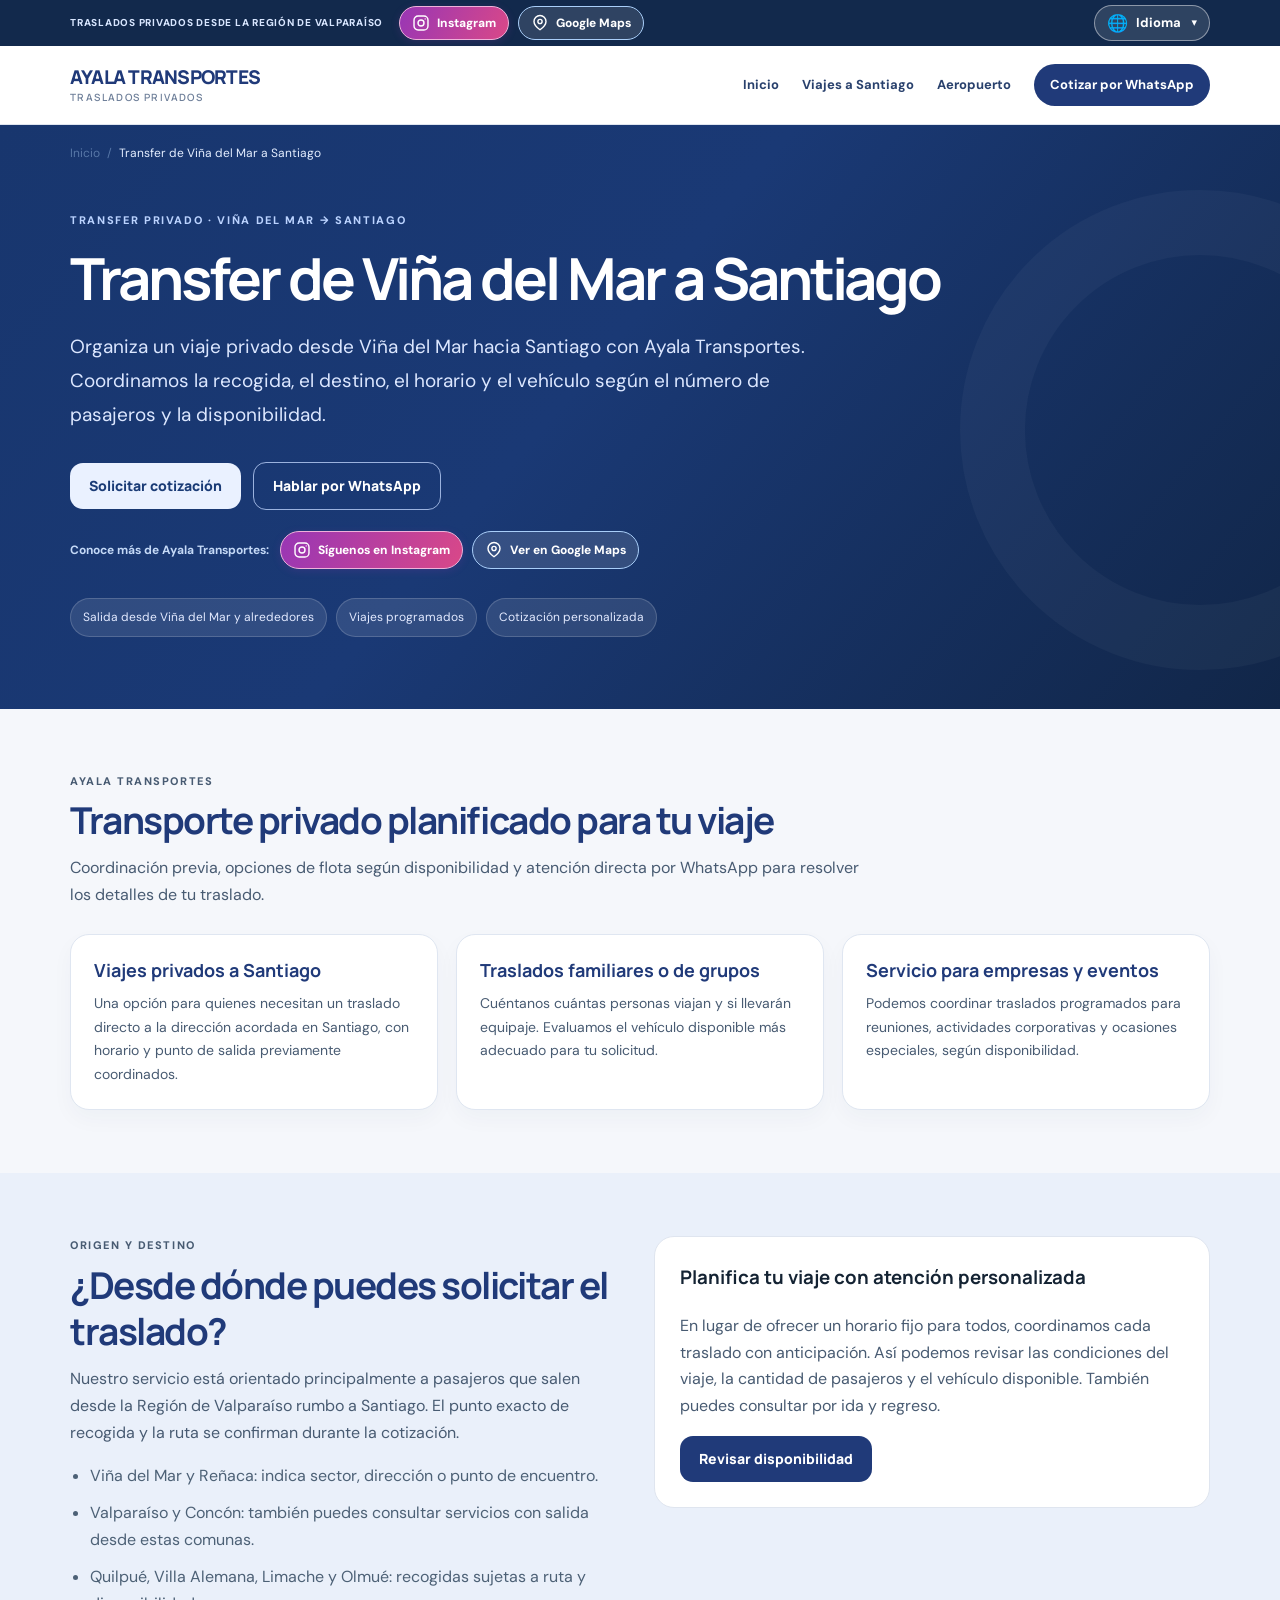
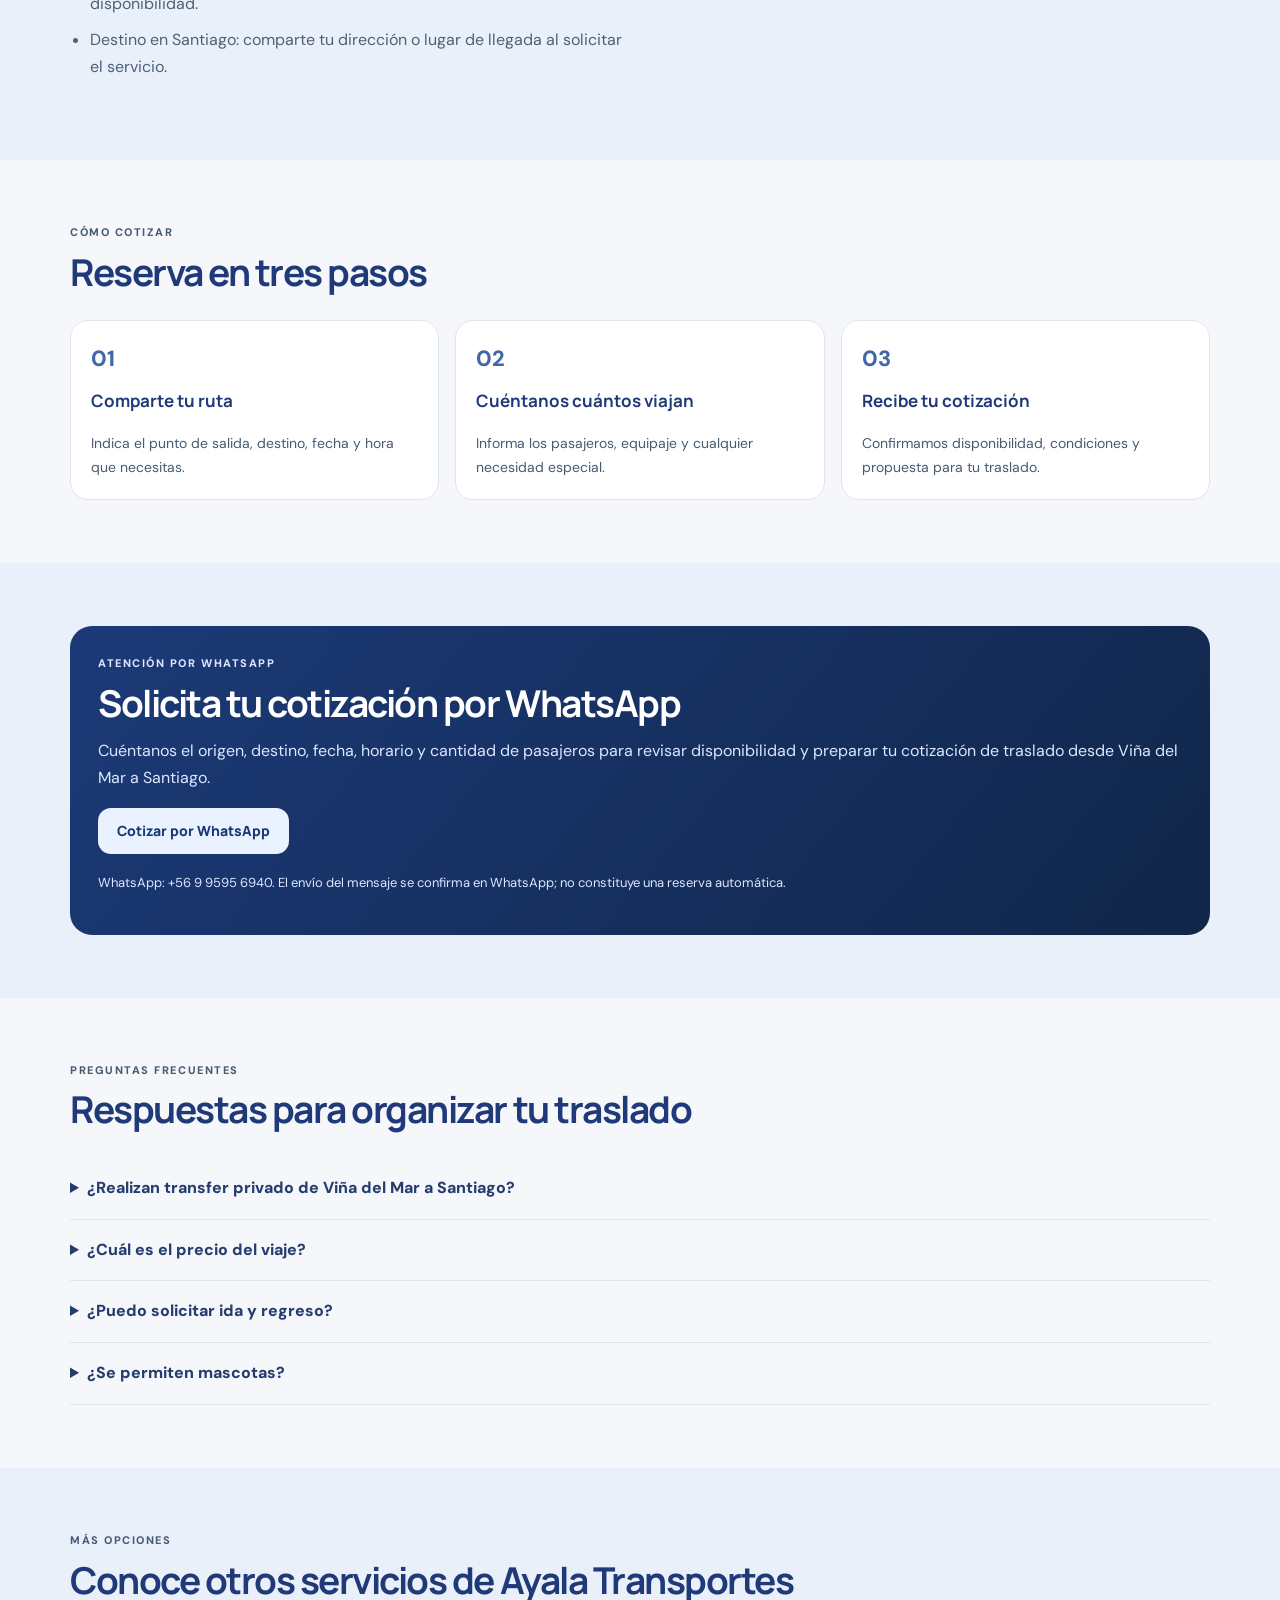
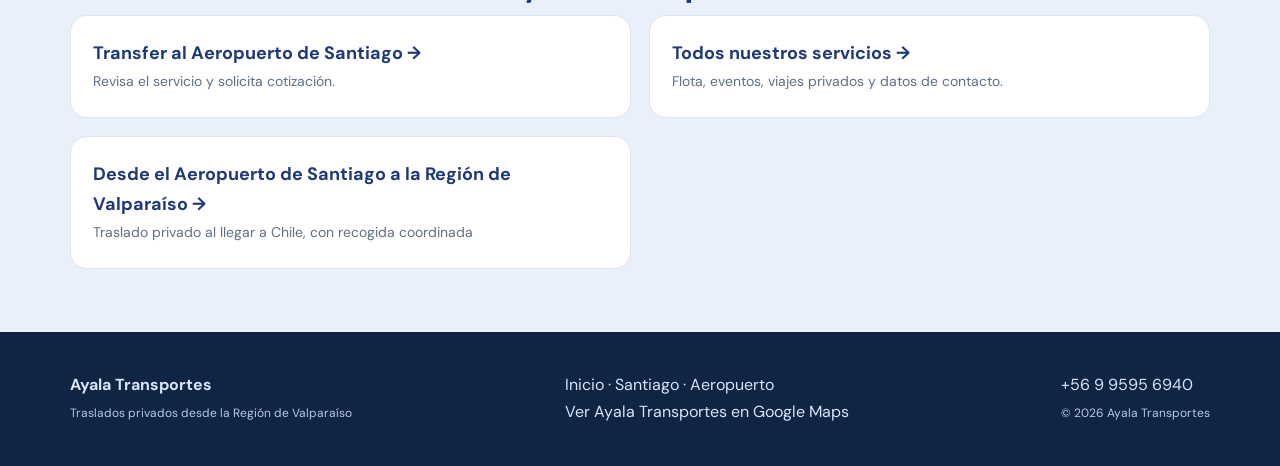
<file: transfer-vina-del-mar-santiago/index.html>
<!DOCTYPE html>

<html lang="es-CL">
<head>
<!-- Google Ads: etiqueta general. No genera conversiones al cargar la página. -->
<script async="" src="https://www.googletagmanager.com/gtag/js?id=AW-18545505706"></script>
<script>
    window.dataLayer = window.dataLayer || [];
    function gtag(){ window.dataLayer.push(arguments); }
    gtag('js', new Date());
    gtag('config', 'AW-18545505706');
  </script>
<meta charset="utf-8"/>
<meta content="width=device-width,initial-scale=1" name="viewport"/>
<meta content="#203a79" name="theme-color"/>
<title>Transfer Viña del Mar a Santiago | Ayala Transportes</title>
<meta content="Transfer privado de Viña del Mar a Santiago. Traslados programados para pasajeros, familias y empresas. Solicita cotización por WhatsApp a Ayala Transportes." name="description"/>
<meta content="index,follow,max-image-preview:large" name="robots"/>
<link href="https://ayalatransportes.cl/transfer-vina-del-mar-santiago/" rel="canonical"/>
<meta content="website" property="og:type"/><meta content="es_CL" property="og:locale"/>
<meta content="Transfer Viña del Mar a Santiago | Ayala Transportes" property="og:title"/>
<meta content="Transfer privado de Viña del Mar a Santiago. Traslados programados para pasajeros, familias y empresas. Solicita cotización por WhatsApp a Ayala Transportes." property="og:description"/>
<meta content="https://ayalatransportes.cl/transfer-vina-del-mar-santiago/" property="og:url"/>
<link href="https://fonts.googleapis.com" rel="preconnect"/><link crossorigin="" href="https://fonts.gstatic.com" rel="preconnect"/>
<link href="https://fonts.googleapis.com/css2?family=DM+Sans:wght@400;500;600;700&amp;family=Manrope:wght@400;500;600;700;800&amp;display=swap" rel="stylesheet"/>
<link href="/rutas.css" rel="stylesheet"/>
<script type="application/ld+json">{"@context":"https://schema.org","@graph":[{"@type":"WebPage","@id":"https://ayalatransportes.cl/transfer-vina-del-mar-santiago/#pagina","url":"https://ayalatransportes.cl/transfer-vina-del-mar-santiago/","name":"Transfer Viña del Mar a Santiago | Ayala Transportes","inLanguage":"es-CL","description":"Transfer privado de Viña del Mar a Santiago. Traslados programados para pasajeros, familias y empresas. Solicita cotización por WhatsApp a Ayala Transportes.","isPartOf":{"@id":"https://ayalatransportes.cl/#sitio"},"about":{"@id":"https://ayalatransportes.cl/transfer-vina-del-mar-santiago/#servicio"}},{"@type":"BreadcrumbList","@id":"https://ayalatransportes.cl/transfer-vina-del-mar-santiago/#migas","itemListElement":[{"@type":"ListItem","position":1,"name":"Inicio","item":"https://ayalatransportes.cl/"},{"@type":"ListItem","position":2,"name":"Transfer de Viña del Mar a Santiago","item":"https://ayalatransportes.cl/transfer-vina-del-mar-santiago/"}]},{"@type":"Service","@id":"https://ayalatransportes.cl/transfer-vina-del-mar-santiago/#servicio","name":"Transfer privado de Viña del Mar a Santiago","serviceType":"Traslado privado de pasajeros","provider":{"@id":"https://ayalatransportes.cl/#organizacion"},"areaServed":{"@type":"AdministrativeArea","name":"Región de Valparaíso"},"url":"https://ayalatransportes.cl/transfer-vina-del-mar-santiago/"}]}</script>
<link href="https://ayalatransportes.cl/transfer-vina-del-mar-santiago/" hreflang="es-CL" rel="alternate"/><link href="https://ayalatransportes.cl/en/transfer-vina-del-mar-santiago/" hreflang="en" rel="alternate"/><link href="https://ayalatransportes.cl/pt/transfer-vina-del-mar-santiago/" hreflang="pt-BR" rel="alternate"/><link href="https://ayalatransportes.cl/transfer-vina-del-mar-santiago/" hreflang="x-default" rel="alternate"/><style>
/* Selector de idioma desplegable | Ayala Transportes */
.ay-social-topbar-inner{flex-wrap:nowrap;row-gap:8px}
.ay-lang-switch{display:inline-block;position:relative;flex:0 0 auto;margin-left:auto;white-space:nowrap;z-index:60}
.ay-lang-switch > summary{display:flex;align-items:center;gap:8px;min-height:36px;padding:7px 12px;border:1px solid rgba(255,255,255,.45);border-radius:22px;background:rgba(255,255,255,.12);color:#fff;font-size:13px;font-weight:750;line-height:1.2;cursor:pointer;list-style:none;user-select:none}
.ay-lang-switch > summary::-webkit-details-marker{display:none}
.ay-lang-switch > summary::marker{content:''}
/* Corrección: evita que los estilos generales del FAQ añadan un + verde y una línea bajo el selector */
details.ay-lang-switch{border:0;padding:0}
details.ay-lang-switch > summary::after{content:none;display:none}

.ay-lang-switch > summary:hover{background:rgba(255,255,255,.24)}
.ay-lang-switch[open] > summary{background:#fff;border-color:#fff;color:#16386e}
.ay-lang-switch .ay-lang-globe{font-size:17px;line-height:1}
.ay-lang-switch .ay-lang-chevron{font-size:11px;margin-left:2px;transition:transform .18s ease}
.ay-lang-switch[open] .ay-lang-chevron{transform:rotate(180deg)}
.ay-lang-switch .ay-lang-menu{position:absolute;top:calc(100% + 8px);right:0;z-index:80;display:grid;gap:3px;min-width:183px;padding:7px;border:1px solid #dce4f2;border-radius:14px;background:#fff;box-shadow:0 14px 34px rgba(6,23,55,.23)}
.ay-lang-switch .ay-lang-menu a{display:flex;align-items:center;justify-content:space-between;gap:14px;min-height:40px;padding:9px 12px;border-radius:9px;color:#20395f;font-size:13px;font-weight:650;line-height:1.25;text-decoration:none}
.ay-lang-switch .ay-lang-menu a:hover,.ay-lang-switch .ay-lang-menu a:focus-visible{background:#edf3fe;color:#123b81}
.ay-lang-switch .ay-lang-menu a[aria-current=page]{background:#e6efff;color:#153f8b;font-weight:800}
.ay-lang-switch .ay-lang-menu a[aria-current=page]::after{content:'✓';font-weight:900}
.ay-lang-switch > summary:focus-visible,.ay-lang-switch .ay-lang-menu a:focus-visible{outline:2px solid #81b6ff;outline-offset:2px}
@media(max-width:760px){.ay-social-topbar-inner{display:flex;align-items:center;justify-content:space-between;flex-wrap:nowrap;gap:8px;padding-top:7px;padding-bottom:7px}.ay-social-links{flex:1 1 auto;width:auto;min-width:0;justify-content:flex-start;gap:6px;flex-wrap:nowrap}.ay-lang-switch{margin-left:auto;width:auto;order:0}.ay-lang-switch > summary{min-height:35px;padding:7px 10px;font-size:12px}.ay-lang-switch .ay-lang-menu{min-width:176px}}
@media(max-width:365px){.ay-lang-switch > summary{gap:5px;padding:7px 8px}.ay-lang-switch .ay-lang-globe{font-size:15px}}
</style></head>
<body>
<div aria-label="Accesos directos a redes sociales" class="ay-social-topbar">
<div class="container ay-social-topbar-inner">
<span class="ay-social-label">TRASLADOS PRIVADOS DESDE LA REGIÓN DE VALPARAÍSO</span>
<div class="ay-social-links"><a aria-label="Abrir Instagram de Ayala Transportes" class="ay-social-link ay-social-instagram" href="https://www.instagram.com/ayala_transportes/" rel="noopener noreferrer" target="_blank"><svg aria-hidden="true" fill="none" height="18" stroke="currentColor" stroke-linecap="round" stroke-linejoin="round" stroke-width="1.9" viewbox="0 0 24 24" width="18"><rect height="18.6" rx="5.4" width="18.6" x="2.7" y="2.7"></rect><circle cx="12" cy="12" r="4"></circle><circle cx="17.6" cy="6.5" fill="currentColor" r=".9" stroke="none"></circle></svg><span>Instagram</span></a><a aria-label="Ver Ayala Transportes en Google Maps" class="ay-social-link ay-social-maps" href="https://maps.app.goo.gl/axDfNc3RGNikcTmc9" rel="noopener noreferrer" target="_blank" title="Abrir la ficha de Ayala Transportes en Google Maps"><svg aria-hidden="true" fill="none" height="18" stroke="currentColor" stroke-linecap="round" stroke-linejoin="round" stroke-width="1.9" viewbox="0 0 24 24" width="18"><path d="M20 10c0 5.4-8 11-8 11S4 15.4 4 10a8 8 0 1 1 16 0z"></path><circle cx="12" cy="10" r="2.8"></circle></svg><span>Google Maps</span></a></div>
<details class="ay-lang-switch"><summary aria-label="Seleccionar idioma"><span aria-hidden="true" class="ay-lang-globe">🌐</span><span>Idioma</span><span aria-hidden="true" class="ay-lang-chevron">▾</span></summary><nav aria-label="Seleccionar idioma" class="ay-lang-menu"><a aria-current="page" href="/transfer-vina-del-mar-santiago/" lang="es-CL">Español</a><a href="/en/transfer-vina-del-mar-santiago/" lang="en">English</a><a href="/pt/transfer-vina-del-mar-santiago/" lang="pt-BR">Português</a></nav></details></div>
</div>
<header class="nav"><div class="container">
<a aria-label="Ayala Transportes, volver al inicio" class="brand" href="/">AYALA TRANSPORTES <span>TRASLADOS PRIVADOS</span></a>
<nav aria-label="Menú principal" class="navlinks"><a href="/">Inicio</a><a href="/transfer-vina-del-mar-santiago/">Viajes a Santiago</a><a href="/transfer-aeropuerto-santiago/">Aeropuerto</a><a class="navcta" href="https://wa.me/56995956940?text=Hola%2C%20Ayala%20Transportes.%20Quisiera%20cotizar%20un%20transfer%20privado%20desde%20Vi%C3%B1a%20del%20Mar%20a%20Santiago." rel="noopener noreferrer" target="_blank">Cotizar por WhatsApp</a></nav>
</div></header>
<main>
<section class="hero"><div class="container">
<nav aria-label="Ruta de navegación" class="breadcrumbs"><a href="/">Inicio</a> / <span aria-current="page">Transfer de Viña del Mar a Santiago</span></nav>
<div class="hero-content"><p class="overline">Transfer privado · Viña del Mar → Santiago</p>
<h1>Transfer de Viña del Mar a Santiago</h1><p class="lead">Organiza un viaje privado desde Viña del Mar hacia Santiago con Ayala Transportes. Coordinamos la recogida, el destino, el horario y el vehículo según el número de pasajeros y la disponibilidad.</p>
<div class="actions"><a class="btn btn-primary" href="#cotizar">Solicitar cotización</a><a class="btn btn-ghost" href="https://wa.me/56995956940?text=Hola%2C%20Ayala%20Transportes.%20Quisiera%20cotizar%20un%20transfer%20privado%20desde%20Vi%C3%B1a%20del%20Mar%20a%20Santiago." rel="noopener noreferrer" target="_blank">Hablar por WhatsApp</a></div>
<div aria-label="Redes sociales y Google Maps" class="ay-social-hero"><span class="ay-social-hero-label">Conoce más de Ayala Transportes:</span><a aria-label="Abrir Instagram de Ayala Transportes" class="ay-social-link ay-social-instagram" href="https://www.instagram.com/ayala_transportes/" rel="noopener noreferrer" target="_blank"><svg aria-hidden="true" fill="none" height="18" stroke="currentColor" stroke-linecap="round" stroke-linejoin="round" stroke-width="1.9" viewbox="0 0 24 24" width="18"><rect height="18.6" rx="5.4" width="18.6" x="2.7" y="2.7"></rect><circle cx="12" cy="12" r="4"></circle><circle cx="17.6" cy="6.5" fill="currentColor" r=".9" stroke="none"></circle></svg><span>Síguenos en Instagram</span></a><a aria-label="Ver Ayala Transportes en Google Maps" class="ay-social-link ay-social-maps" href="https://maps.app.goo.gl/axDfNc3RGNikcTmc9" rel="noopener noreferrer" target="_blank" title="Abrir la ficha de Ayala Transportes en Google Maps"><svg aria-hidden="true" fill="none" height="18" stroke="currentColor" stroke-linecap="round" stroke-linejoin="round" stroke-width="1.9" viewbox="0 0 24 24" width="18"><path d="M20 10c0 5.4-8 11-8 11S4 15.4 4 10a8 8 0 1 1 16 0z"></path><circle cx="12" cy="10" r="2.8"></circle></svg><span>Ver en Google Maps</span></a></div>
<div class="pillrow"><span>Salida desde Viña del Mar y alrededores</span><span>Viajes programados</span><span>Cotización personalizada</span></div></div></div></section>
<section class="section" id="servicio"><div class="container"><div class="section-head"><p class="eyebrow">Ayala Transportes</p><h2>Transporte privado planificado para tu viaje</h2><p>Coordinación previa, opciones de flota según disponibilidad y atención directa por WhatsApp para resolver los detalles de tu traslado.</p></div><div class="cards"><article class="card"><h3>Viajes privados a Santiago</h3><p>Una opción para quienes necesitan un traslado directo a la dirección acordada en Santiago, con horario y punto de salida previamente coordinados.</p></article><article class="card"><h3>Traslados familiares o de grupos</h3><p>Cuéntanos cuántas personas viajan y si llevarán equipaje. Evaluamos el vehículo disponible más adecuado para tu solicitud.</p></article><article class="card"><h3>Servicio para empresas y eventos</h3><p>Podemos coordinar traslados programados para reuniones, actividades corporativas y ocasiones especiales, según disponibilidad.</p></article></div></div></section>
<section class="section soft" id="cobertura"><div class="container two-cols"><div><p class="eyebrow">Origen y destino</p><h2>¿Desde dónde puedes solicitar el traslado?</h2><p>Nuestro servicio está orientado principalmente a pasajeros que salen desde la Región de Valparaíso rumbo a Santiago. El punto exacto de recogida y la ruta se confirman durante la cotización.</p><ul class="detail-list"><li>Viña del Mar y Reñaca: indica sector, dirección o punto de encuentro.</li><li>Valparaíso y Concón: también puedes consultar servicios con salida desde estas comunas.</li><li>Quilpué, Villa Alemana, Limache y Olmué: recogidas sujetas a ruta y disponibilidad.</li><li>Destino en Santiago: comparte tu dirección o lugar de llegada al solicitar el servicio.</li></ul></div><aside class="subtle-panel"><h3>Planifica tu viaje con atención personalizada</h3><p>En lugar de ofrecer un horario fijo para todos, coordinamos cada traslado con anticipación. Así podemos revisar las condiciones del viaje, la cantidad de pasajeros y el vehículo disponible. También puedes consultar por ida y regreso.</p><a class="btn" href="#cotizar" style="background:#203a79;color:#fff">Revisar disponibilidad</a></aside></div></section>
<section class="section"><div class="container"><div class="section-head"><p class="eyebrow">Cómo cotizar</p><h2>Reserva en tres pasos</h2></div><div class="route-steps"><div class="route-step"><h3>Comparte tu ruta</h3><p>Indica el punto de salida, destino, fecha y hora que necesitas.</p></div><div class="route-step"><h3>Cuéntanos cuántos viajan</h3><p>Informa los pasajeros, equipaje y cualquier necesidad especial.</p></div><div class="route-step"><h3>Recibe tu cotización</h3><p>Confirmamos disponibilidad, condiciones y propuesta para tu traslado.</p></div></div></div></section>
<section class="section soft" id="cotizar"><div class="container"><div class="quote">
<p class="eyebrow">Atención por WhatsApp</p>
<h2>Solicita tu cotización por WhatsApp</h2>
<p>Cuéntanos el origen, destino, fecha, horario y cantidad de pasajeros para revisar disponibilidad y preparar tu cotización de traslado desde Viña del Mar a Santiago.</p>
<a class="btn btn-primary" href="https://wa.me/56995956940?text=Hola%2C%20Ayala%20Transportes.%20Quisiera%20cotizar%20un%20transfer%20privado%20desde%20Vi%C3%B1a%20del%20Mar%20a%20Santiago." rel="noopener noreferrer" target="_blank">Cotizar por WhatsApp</a>
<p style="font-size:13px;margin-top:18px">WhatsApp: +56 9 9595 6940. El envío del mensaje se confirma en WhatsApp; no constituye una reserva automática.</p>
</div></div></section>
<section class="section"><div class="container"><div class="section-head"><p class="eyebrow">Preguntas frecuentes</p><h2>Respuestas para organizar tu traslado</h2></div><div class="faqs"><details><summary>¿Realizan transfer privado de Viña del Mar a Santiago?</summary><p>Sí. Ayala Transportes coordina viajes privados y programados con salida desde Viña del Mar hacia Santiago, sujetos a disponibilidad.</p></details><details><summary>¿Cuál es el precio del viaje?</summary><p>El valor depende del origen, destino, fecha, horario y número de pasajeros. Solicita una cotización con esos datos.</p></details><details><summary>¿Puedo solicitar ida y regreso?</summary><p>Sí. Indica ambas fechas y horarios para revisar la disponibilidad y preparar una cotización.</p></details><details><summary>¿Se permiten mascotas?</summary><p>Ofrecemos traslados pet friendly. Informa previamente la cantidad y características de las mascotas para confirmar condiciones.</p></details></div></div></section>
<section class="section soft"><div class="container"><p class="eyebrow">Más opciones</p><h2>Conoce otros servicios de Ayala Transportes</h2><div class="related"><a href="/transfer-aeropuerto-santiago/"><strong>Transfer al Aeropuerto de Santiago →</strong><span>Revisa el servicio y solicita cotización.</span></a><a href="/"><strong>Todos nuestros servicios →</strong><span>Flota, eventos, viajes privados y datos de contacto.</span></a><a href="/transfer-aeropuerto-santiago-valparaiso/"><strong>Desde el Aeropuerto de Santiago a la Región de Valparaíso →</strong><span>Traslado privado al llegar a Chile, con recogida coordinada</span></a></div></div></section>
</main>
<footer class="footer"><div class="container footergrid"><div><strong>Ayala Transportes</strong><br/><small>Traslados privados desde la Región de Valparaíso</small></div><div><a href="/">Inicio</a> · <a href="/transfer-vina-del-mar-santiago/">Santiago</a> · <a href="/transfer-aeropuerto-santiago/">Aeropuerto</a><br/><a href="https://maps.app.goo.gl/axDfNc3RGNikcTmc9" rel="noopener noreferrer" target="_blank">Ver Ayala Transportes en Google Maps</a></div><div><a href="https://wa.me/56995956940" rel="noopener noreferrer" target="_blank">+56 9 9595 6940</a><br/><small>© 2026 Ayala Transportes</small></div></div></footer>
<script>
  // Accion "Contacto" de la pagina principal: solo se dispara al abrir WhatsApp.
  // No cuenta visitas ni clics en botones internos de la pagina.
  document.addEventListener('click', function (event) {
    if (!(event.target instanceof Element)) return;
    const enlace = event.target.closest('a[href]');
    if (!enlace) return;
    try {
      const destino = new URL(enlace.href, document.baseURI);
      if (['wa.me', 'api.whatsapp.com', 'web.whatsapp.com'].includes(destino.hostname)
          && typeof window.gtag === 'function') {
        window.gtag('event', 'conversion', {
          send_to: 'AW-18545505706/CJatCOCPvrMdEKrrl4tF'
        });
      }
    } catch (_) {
      // Enlaces sin URL valida: no registrar conversion.
    }
  });
</script>
</body></html>
</file>
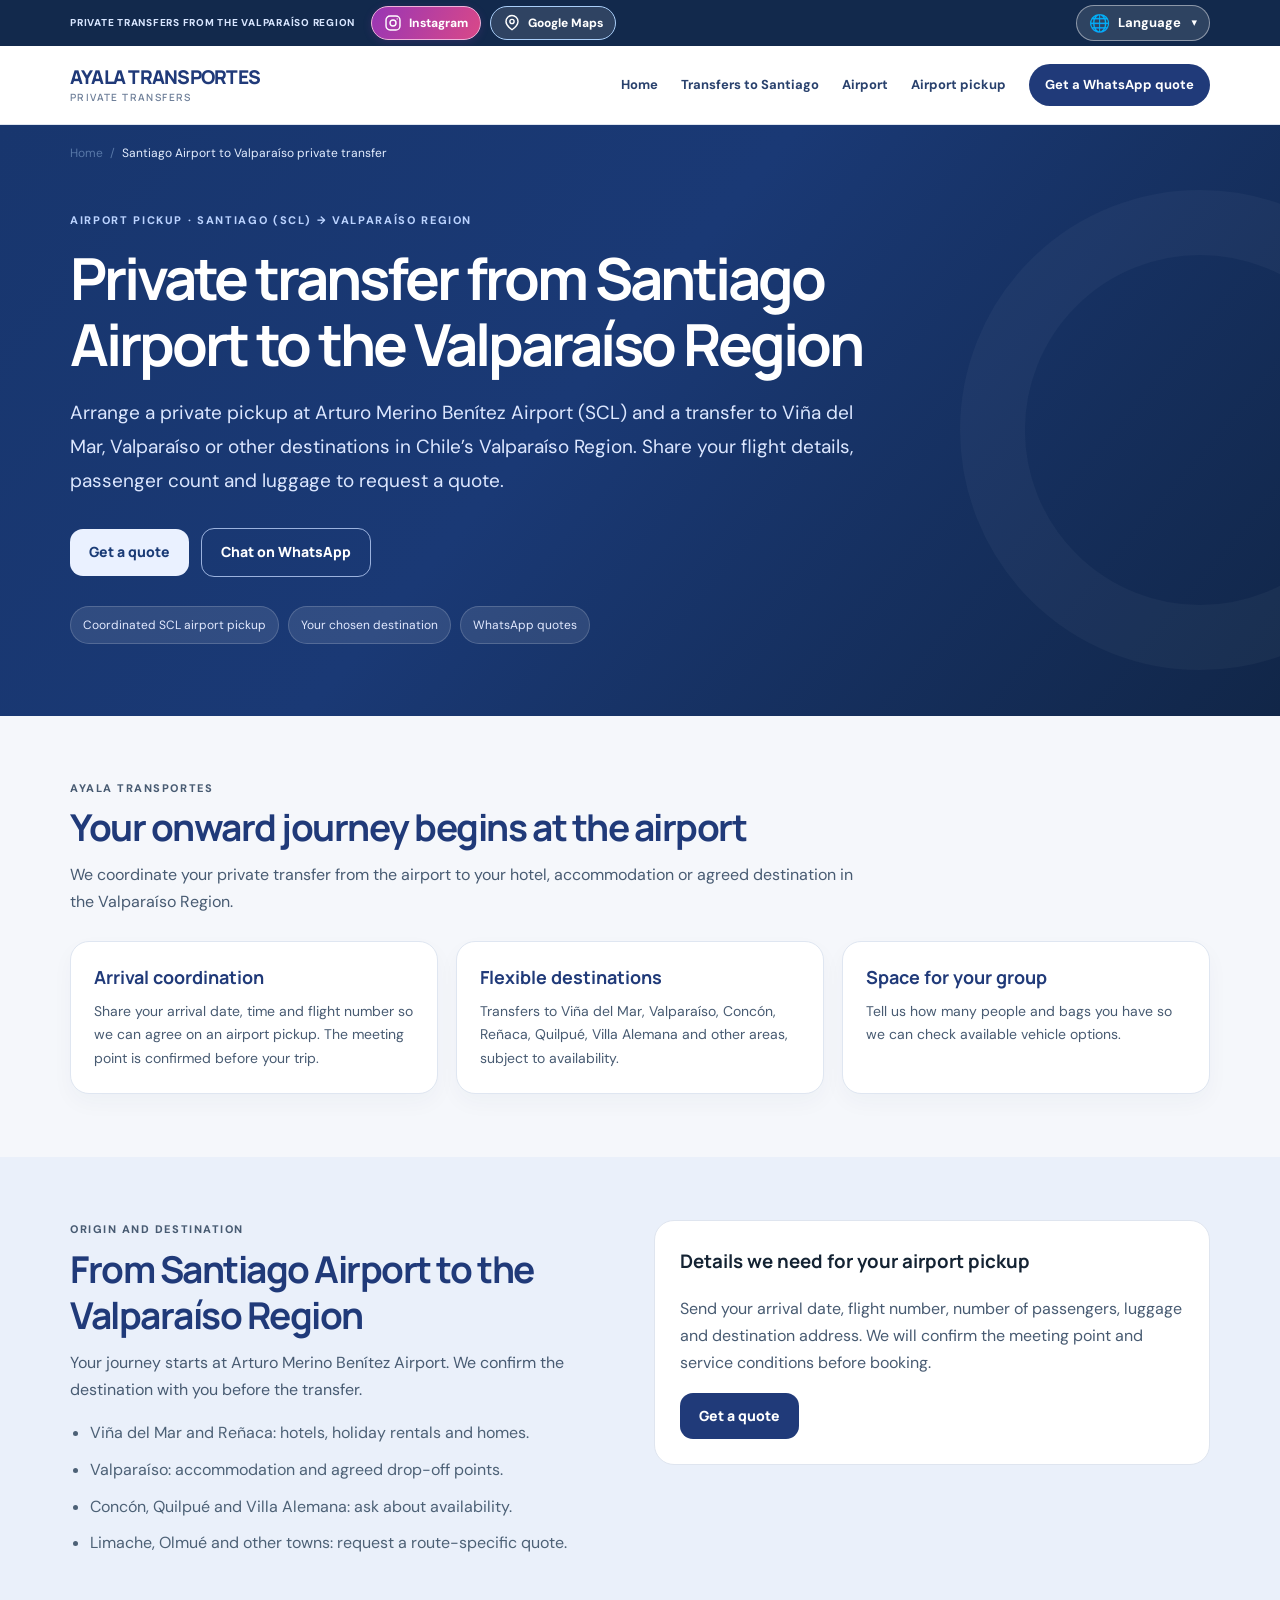
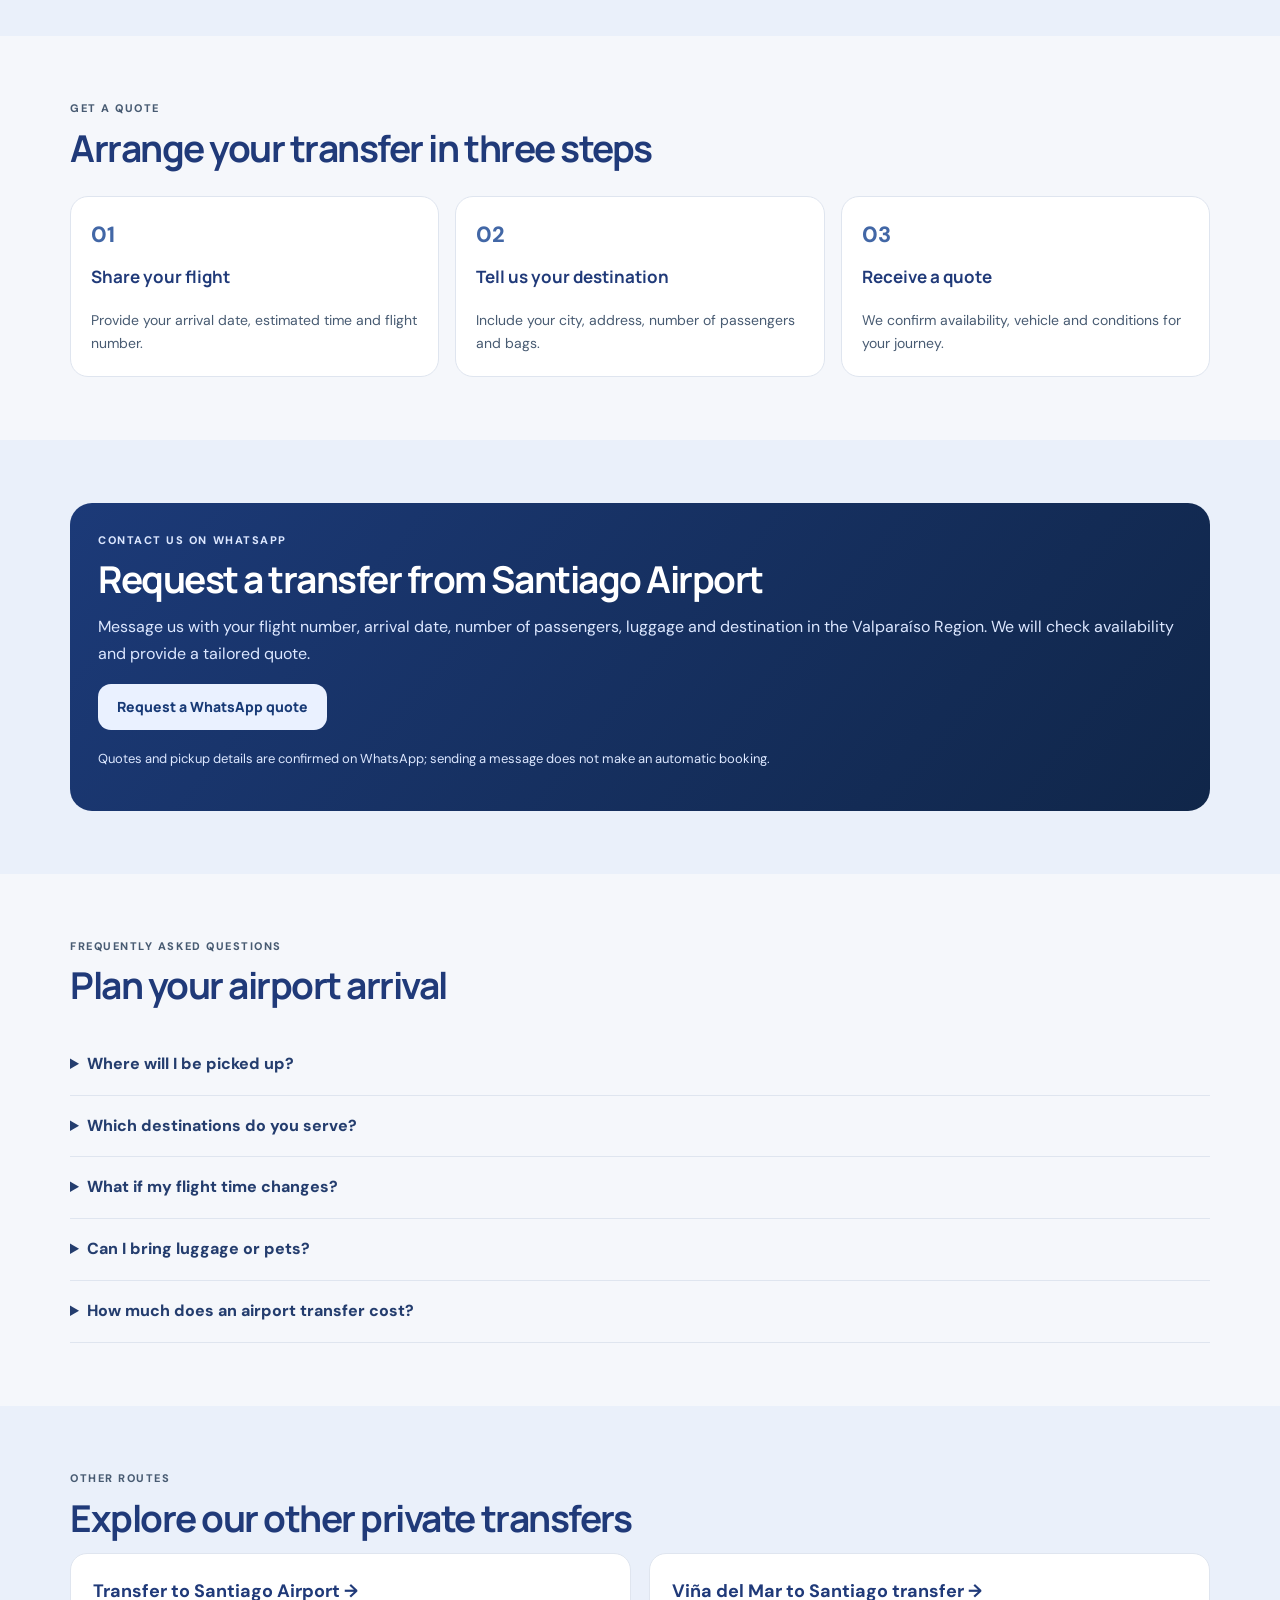
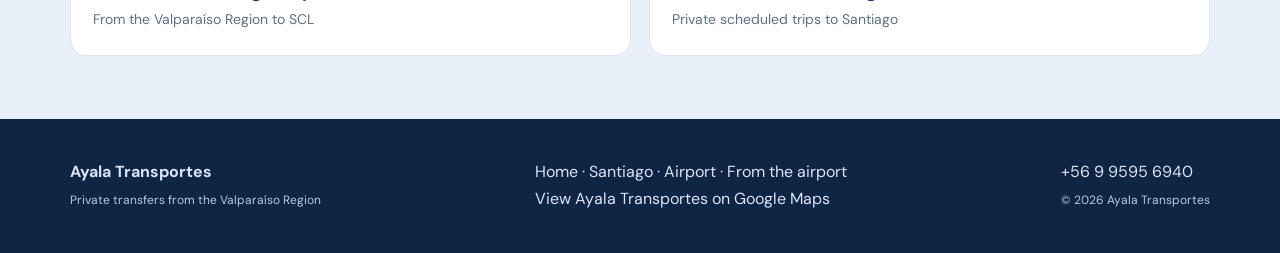
<file: en/transfer-aeropuerto-santiago-valparaiso/index.html>
<!doctype html>
<!DOCTYPE html>

<html lang="en">
<head>
<!-- Etiqueta de Google Ads: registra visitas, no conversiones de contacto. -->
<script async="" src="https://www.googletagmanager.com/gtag/js?id=AW-18545505706"></script>
<script>
    window.dataLayer = window.dataLayer || [];
    function gtag(){ window.dataLayer.push(arguments); }
    gtag('js', new Date());
    gtag('config', 'AW-18545505706');
  </script>
<meta charset="utf-8"/>
<meta content="width=device-width,initial-scale=1" name="viewport"/>
<meta content="#203a79" name="theme-color"/>
<title>Santiago Airport to Valparaíso Private Transfer | Ayala Transportes</title>
<meta content="Private airport pickup from Santiago Airport (SCL) to Viña del Mar, Valparaíso and nearby towns. Request a private transfer quote on WhatsApp." name="description"/>
<meta content="index,follow,max-image-preview:large" name="robots"/>
<link href="https://ayalatransportes.cl/en/transfer-aeropuerto-santiago-valparaiso/" rel="canonical"/>
<meta content="website" property="og:type"/><meta content="en_US" property="og:locale"/>
<meta content="Santiago Airport to Valparaíso Private Transfer | Ayala Transportes" property="og:title"/>
<meta content="Private airport pickup from Santiago Airport (SCL) to Viña del Mar, Valparaíso and nearby towns. Request a private transfer quote on WhatsApp." property="og:description"/>
<meta content="https://ayalatransportes.cl/en/transfer-aeropuerto-santiago-valparaiso/" property="og:url"/>
<link href="https://fonts.googleapis.com" rel="preconnect"/><link crossorigin="" href="https://fonts.gstatic.com" rel="preconnect"/>
<link href="https://fonts.googleapis.com/css2?family=DM+Sans:wght@400;500;600;700&amp;family=Manrope:wght@400;500;600;700;800&amp;display=swap" rel="stylesheet"/>
<link href="/rutas.css" rel="stylesheet"/>
<script type="application/ld+json">{"@context":"https://schema.org","@graph":[{"@type":"WebPage","@id":"https://ayalatransportes.cl/en/transfer-aeropuerto-santiago-valparaiso/#pagina","url":"https://ayalatransportes.cl/en/transfer-aeropuerto-santiago-valparaiso/","name":"Santiago Airport to Valparaíso Private Transfer | Ayala Transportes","inLanguage":"en","description":"Private airport pickup from Santiago Airport (SCL) to Viña del Mar, Valparaíso and nearby towns. Request a private transfer quote on WhatsApp.","isPartOf":{"@id":"https://ayalatransportes.cl/#sitio"},"about":{"@id":"https://ayalatransportes.cl/en/transfer-aeropuerto-santiago-valparaiso/#servicio"}},{"@type":"BreadcrumbList","@id":"https://ayalatransportes.cl/en/transfer-aeropuerto-santiago-valparaiso/#migas","itemListElement":[{"@type":"ListItem","position":1,"name":"Home","item":"https://ayalatransportes.cl/en/"},{"@type":"ListItem","position":2,"name":"Santiago Airport to Valparaíso private transfer","item":"https://ayalatransportes.cl/en/transfer-aeropuerto-santiago-valparaiso/"}]},{"@type":"Service","@id":"https://ayalatransportes.cl/en/transfer-aeropuerto-santiago-valparaiso/#servicio","name":"Private transfer from Santiago Airport to the Valparaíso Region","serviceType":"Private airport pickup and passenger transfer","provider":{"@id":"https://ayalatransportes.cl/#organizacion"},"areaServed":[{"@type":"AdministrativeArea","name":"Región de Valparaíso"},{"@type":"Place","name":"Aeropuerto Arturo Merino Benítez, Santiago"}],"url":"https://ayalatransportes.cl/en/transfer-aeropuerto-santiago-valparaiso/"}]}</script>
<link href="https://ayalatransportes.cl/transfer-aeropuerto-santiago-valparaiso/" hreflang="es-CL" rel="alternate"/><link href="https://ayalatransportes.cl/en/transfer-aeropuerto-santiago-valparaiso/" hreflang="en" rel="alternate"/><link href="https://ayalatransportes.cl/pt/transfer-aeropuerto-santiago-valparaiso/" hreflang="pt-BR" rel="alternate"/><link href="https://ayalatransportes.cl/transfer-aeropuerto-santiago-valparaiso/" hreflang="x-default" rel="alternate"/><style>
/* Selector de idioma desplegable | Ayala Transportes */
.ay-social-topbar-inner{flex-wrap:nowrap;row-gap:8px}
.ay-lang-switch{display:inline-block;position:relative;flex:0 0 auto;margin-left:auto;white-space:nowrap;z-index:60}
.ay-lang-switch > summary{display:flex;align-items:center;gap:8px;min-height:36px;padding:7px 12px;border:1px solid rgba(255,255,255,.45);border-radius:22px;background:rgba(255,255,255,.12);color:#fff;font-size:13px;font-weight:750;line-height:1.2;cursor:pointer;list-style:none;user-select:none}
.ay-lang-switch > summary::-webkit-details-marker{display:none}
.ay-lang-switch > summary::marker{content:''}
/* Corrección: evita que los estilos generales del FAQ añadan un + verde y una línea bajo el selector */
details.ay-lang-switch{border:0;padding:0}
details.ay-lang-switch > summary::after{content:none;display:none}

.ay-lang-switch > summary:hover{background:rgba(255,255,255,.24)}
.ay-lang-switch[open] > summary{background:#fff;border-color:#fff;color:#16386e}
.ay-lang-switch .ay-lang-globe{font-size:17px;line-height:1}
.ay-lang-switch .ay-lang-chevron{font-size:11px;margin-left:2px;transition:transform .18s ease}
.ay-lang-switch[open] .ay-lang-chevron{transform:rotate(180deg)}
.ay-lang-switch .ay-lang-menu{position:absolute;top:calc(100% + 8px);right:0;z-index:80;display:grid;gap:3px;min-width:183px;padding:7px;border:1px solid #dce4f2;border-radius:14px;background:#fff;box-shadow:0 14px 34px rgba(6,23,55,.23)}
.ay-lang-switch .ay-lang-menu a{display:flex;align-items:center;justify-content:space-between;gap:14px;min-height:40px;padding:9px 12px;border-radius:9px;color:#20395f;font-size:13px;font-weight:650;line-height:1.25;text-decoration:none}
.ay-lang-switch .ay-lang-menu a:hover,.ay-lang-switch .ay-lang-menu a:focus-visible{background:#edf3fe;color:#123b81}
.ay-lang-switch .ay-lang-menu a[aria-current=page]{background:#e6efff;color:#153f8b;font-weight:800}
.ay-lang-switch .ay-lang-menu a[aria-current=page]::after{content:'✓';font-weight:900}
.ay-lang-switch > summary:focus-visible,.ay-lang-switch .ay-lang-menu a:focus-visible{outline:2px solid #81b6ff;outline-offset:2px}
@media(max-width:760px){.ay-social-topbar-inner{display:flex;align-items:center;justify-content:space-between;flex-wrap:nowrap;gap:8px;padding-top:7px;padding-bottom:7px}.ay-social-links{flex:1 1 auto;width:auto;min-width:0;justify-content:flex-start;gap:6px;flex-wrap:nowrap}.ay-lang-switch{margin-left:auto;width:auto;order:0}.ay-lang-switch > summary{min-height:35px;padding:7px 10px;font-size:12px}.ay-lang-switch .ay-lang-menu{min-width:176px}}
@media(max-width:365px){.ay-lang-switch > summary{gap:5px;padding:7px 8px}.ay-lang-switch .ay-lang-globe{font-size:15px}}
</style><style>@media(min-width:761px){.ay-arrival-mobile-whatsapp{display:none}}@media(max-width:760px){body{padding-bottom:82px}.ay-arrival-mobile-whatsapp{position:fixed;bottom:15px;left:16px;right:16px;z-index:110;display:flex;align-items:center;justify-content:center;min-height:58px;padding:12px 18px;border-radius:999px;background:#e6edff;color:#203a79;text-align:center;box-shadow:0 10px 25px rgba(10,20,53,.26);font-weight:800;font-size:15px;text-decoration:none}}</style></head>
<body>
<div aria-label="Social media links" class="ay-social-topbar">
<div class="container ay-social-topbar-inner">
<span class="ay-social-label">PRIVATE TRANSFERS FROM THE VALPARAÍSO REGION</span>
<div class="ay-social-links"><a aria-label="Open Ayala Transportes on Instagram" class="ay-social-link ay-social-instagram" href="https://www.instagram.com/ayala_transportes/" rel="noopener noreferrer" target="_blank"><svg aria-hidden="true" fill="none" height="18" stroke="currentColor" stroke-linecap="round" stroke-linejoin="round" stroke-width="1.9" viewbox="0 0 24 24" width="18"><rect height="18.6" rx="5.4" width="18.6" x="2.7" y="2.7"></rect><circle cx="12" cy="12" r="4"></circle><circle cx="17.6" cy="6.5" fill="currentColor" r=".9" stroke="none"></circle></svg><span>Instagram</span></a><a aria-label="Find Ayala Transportes on Google Maps" class="ay-social-link ay-social-maps" href="https://maps.app.goo.gl/axDfNc3RGNikcTmc9" rel="noopener noreferrer" target="_blank" title="Open Ayala Transportes on Google Maps"><svg aria-hidden="true" fill="none" height="18" stroke="currentColor" stroke-linecap="round" stroke-linejoin="round" stroke-width="1.9" viewbox="0 0 24 24" width="18"><path d="M20 10c0 5.4-8 11-8 11S4 15.4 4 10a8 8 0 1 1 16 0z"></path><circle cx="12" cy="10" r="2.8"></circle></svg><span>Google Maps</span></a></div>
<details class="ay-lang-switch"><summary aria-label="Choose language"><span aria-hidden="true" class="ay-lang-globe">🌐</span><span>Language</span><span aria-hidden="true" class="ay-lang-chevron">▾</span></summary><nav aria-label="Choose language" class="ay-lang-menu"><a href="/transfer-aeropuerto-santiago-valparaiso/" lang="es-CL">Español</a><a aria-current="page" href="/en/transfer-aeropuerto-santiago-valparaiso/" lang="en">English</a><a href="/pt/transfer-aeropuerto-santiago-valparaiso/" lang="pt-BR">Português</a></nav></details></div>
</div>
<header class="nav"><div class="container">
<a aria-label="Ayala Transportes, back to home" class="brand" href="/en/">AYALA TRANSPORTES <span>PRIVATE TRANSFERS</span></a>
<nav aria-label="Menú principal" class="navlinks"><a href="/en/">Home</a><a href="/en/transfer-vina-del-mar-santiago/">Transfers to Santiago</a><a href="/en/transfer-aeropuerto-santiago/">Airport</a><a href="/en/transfer-aeropuerto-santiago-valparaiso/">Airport pickup</a><a class="navcta" href="https://wa.me/56995956940?text=Hello%2C%20Ayala%20Transportes.%20I%20would%20like%20a%20quote%20for%20a%20private%20transfer%20from%20Arturo%20Merino%20Ben%C3%ADtez%20Airport%20%28SCL%29%20to%20the%20Valpara%C3%ADso%20Region.%20My%20date%2C%20flight%2C%20destination%20and%20passenger%20details%20are%3A" rel="noopener noreferrer" target="_blank">Get a WhatsApp quote</a></nav>
</div></header>
<main>
<section class="hero"><div class="container">
<nav aria-label="Breadcrumb" class="breadcrumbs"><a href="/en/">Home</a> / <span aria-current="page">Santiago Airport to Valparaíso private transfer</span></nav>
<div class="hero-content"><p class="overline">Airport pickup · Santiago (SCL) → Valparaíso Region</p>
<h1>Private transfer from Santiago Airport to the Valparaíso Region</h1><p class="lead">Arrange a private pickup at Arturo Merino Benítez Airport (SCL) and a transfer to Viña del Mar, Valparaíso or other destinations in Chile’s Valparaíso Region. Share your flight details, passenger count and luggage to request a quote.</p>
<div class="actions"><a class="btn btn-primary" href="#cotizar">Get a quote</a><a class="btn btn-ghost" href="https://wa.me/56995956940?text=Hello%2C%20Ayala%20Transportes.%20I%20would%20like%20a%20quote%20for%20a%20private%20transfer%20from%20Arturo%20Merino%20Ben%C3%ADtez%20Airport%20%28SCL%29%20to%20the%20Valpara%C3%ADso%20Region.%20My%20date%2C%20flight%2C%20destination%20and%20passenger%20details%20are%3A" rel="noopener noreferrer" target="_blank">Chat on WhatsApp</a></div>
<div class="pillrow"><span>Coordinated SCL airport pickup</span><span>Your chosen destination</span><span>WhatsApp quotes</span></div></div></div></section>
<section class="section" id="servicio"><div class="container"><div class="section-head"><p class="eyebrow">Ayala Transportes</p><h2>Your onward journey begins at the airport</h2><p>We coordinate your private transfer from the airport to your hotel, accommodation or agreed destination in the Valparaíso Region.</p></div><div class="cards"><article class="card"><h3>Arrival coordination</h3><p>Share your arrival date, time and flight number so we can agree on an airport pickup. The meeting point is confirmed before your trip.</p></article><article class="card"><h3>Flexible destinations</h3><p>Transfers to Viña del Mar, Valparaíso, Concón, Reñaca, Quilpué, Villa Alemana and other areas, subject to availability.</p></article><article class="card"><h3>Space for your group</h3><p>Tell us how many people and bags you have so we can check available vehicle options.</p></article></div></div></section>
<section class="section soft" id="cobertura"><div class="container two-cols"><div><p class="eyebrow">Origin and destination</p><h2>From Santiago Airport to the Valparaíso Region</h2><p>Your journey starts at Arturo Merino Benítez Airport. We confirm the destination with you before the transfer.</p><ul class="detail-list"><li>Viña del Mar and Reñaca: hotels, holiday rentals and homes.</li><li>Valparaíso: accommodation and agreed drop-off points.</li><li>Concón, Quilpué and Villa Alemana: ask about availability.</li><li>Limache, Olmué and other towns: request a route-specific quote.</li></ul></div><aside class="subtle-panel"><h3>Details we need for your airport pickup</h3><p>Send your arrival date, flight number, number of passengers, luggage and destination address. We will confirm the meeting point and service conditions before booking.</p><a class="btn" href="#cotizar" style="background:#203a79;color:#fff">Get a quote</a></aside></div></section>
<section class="section"><div class="container"><div class="section-head"><p class="eyebrow">Get a quote</p><h2>Arrange your transfer in three steps</h2></div><div class="route-steps"><div class="route-step"><h3>Share your flight</h3><p>Provide your arrival date, estimated time and flight number.</p></div><div class="route-step"><h3>Tell us your destination</h3><p>Include your city, address, number of passengers and bags.</p></div><div class="route-step"><h3>Receive a quote</h3><p>We confirm availability, vehicle and conditions for your journey.</p></div></div></div></section>
<section class="section soft" id="cotizar"><div class="container"><div class="quote"><p class="eyebrow">Contact us on WhatsApp</p><h2>Request a transfer from Santiago Airport</h2><p>Message us with your flight number, arrival date, number of passengers, luggage and destination in the Valparaíso Region. We will check availability and provide a tailored quote.</p><a class="btn btn-primary" href="https://wa.me/56995956940?text=Hello%2C%20Ayala%20Transportes.%20I%20would%20like%20a%20quote%20for%20a%20private%20transfer%20from%20Arturo%20Merino%20Ben%C3%ADtez%20Airport%20%28SCL%29%20to%20the%20Valpara%C3%ADso%20Region.%20My%20date%2C%20flight%2C%20destination%20and%20passenger%20details%20are%3A" rel="noopener noreferrer" target="_blank">Request a WhatsApp quote</a><p style="font-size:13px;margin-top:18px">Quotes and pickup details are confirmed on WhatsApp; sending a message does not make an automatic booking.</p></div></div></section>
<section class="section"><div class="container"><div class="section-head"><p class="eyebrow">Frequently asked questions</p><h2>Plan your airport arrival</h2></div><div class="faqs"><details><summary>Where will I be picked up?</summary><p>We coordinate the pickup point at Arturo Merino Benítez Airport (SCL) and confirm the meeting arrangements before booking.</p></details><details><summary>Which destinations do you serve?</summary><p>Ask about Viña del Mar, Valparaíso, Reñaca, Concón, Quilpué, Villa Alemana, Limache, Olmué and other places, subject to availability.</p></details><details><summary>What if my flight time changes?</summary><p>Please let us know about changes as early as possible. We will check whether pickup arrangements can be adjusted, subject to availability and agreed terms.</p></details><details><summary>Can I bring luggage or pets?</summary><p>Please include baggage details and any pets when requesting a quote so we can check capacity and conditions.</p></details><details><summary>How much does an airport transfer cost?</summary><p>Pricing depends on the destination, date, time, passengers, luggage and available vehicle. Request a personalized quote.</p></details></div></div></section>
<section class="section soft"><div class="container"><p class="eyebrow">Other routes</p><h2>Explore our other private transfers</h2><div class="related"><a href="/en/transfer-aeropuerto-santiago/"><strong>Transfer to Santiago Airport →</strong><span>From the Valparaíso Region to SCL</span></a><a href="/en/transfer-vina-del-mar-santiago/"><strong>Viña del Mar to Santiago transfer →</strong><span>Private scheduled trips to Santiago</span></a></div></div></section>
</main>
<a class="ay-arrival-mobile-whatsapp" href="https://wa.me/56995956940?text=Hello%2C%20Ayala%20Transportes.%20I%20would%20like%20a%20quote%20for%20a%20private%20transfer%20from%20Arturo%20Merino%20Ben%C3%ADtez%20Airport%20%28SCL%29%20to%20the%20Valpara%C3%ADso%20Region.%20My%20date%2C%20flight%2C%20destination%20and%20passenger%20details%20are%3A" rel="noopener noreferrer" target="_blank">Request a WhatsApp quote  →</a><footer class="footer"><div class="container footergrid"><div><strong>Ayala Transportes</strong><br/><small>Private transfers from the Valparaíso Region</small></div><div><a href="/en/">Home</a> · <a href="/en/transfer-vina-del-mar-santiago/">Santiago</a> · <a href="/en/transfer-aeropuerto-santiago/">Airport</a> · <a href="/en/transfer-aeropuerto-santiago-valparaiso/">From the airport</a><br/><a href="https://maps.app.goo.gl/axDfNc3RGNikcTmc9" rel="noopener noreferrer" target="_blank">View Ayala Transportes on Google Maps</a></div><div><a href="https://wa.me/56995956940?text=Hello%2C%20Ayala%20Transportes.%20I%20would%20like%20a%20quote%20for%20a%20private%20transfer%20from%20Arturo%20Merino%20Ben%C3%ADtez%20Airport%20%28SCL%29%20to%20the%20Valpara%C3%ADso%20Region.%20My%20date%2C%20flight%2C%20destination%20and%20passenger%20details%20are%3A" rel="noopener noreferrer" target="_blank">+56 9 9595 6940</a><br/><small>© 2026 Ayala Transportes</small></div></div></footer>
<script>
  // Conversión "Contacto" de Google Ads: solo tras pulsar un enlace de WhatsApp.
  // No registra conversiones por visitar o recargar esta página.
  document.addEventListener('click', function (event) {
    if (!(event.target instanceof Element)) return;
    const enlace = event.target.closest('a[href]');
    if (!enlace) return;
    try {
      const destino = new URL(enlace.href, document.baseURI);
      if (['wa.me', 'api.whatsapp.com', 'web.whatsapp.com'].includes(destino.hostname)
          && typeof window.gtag === 'function') {
        window.gtag('event', 'conversion', {
          send_to: 'AW-18545505706/CJatCOCPvrMdEKrrl4tF'
        });
      }
    } catch (_) {
      // Enlaces con URL no válida: no se registra conversión.
    }
  });
</script>
</body></html>
</file>
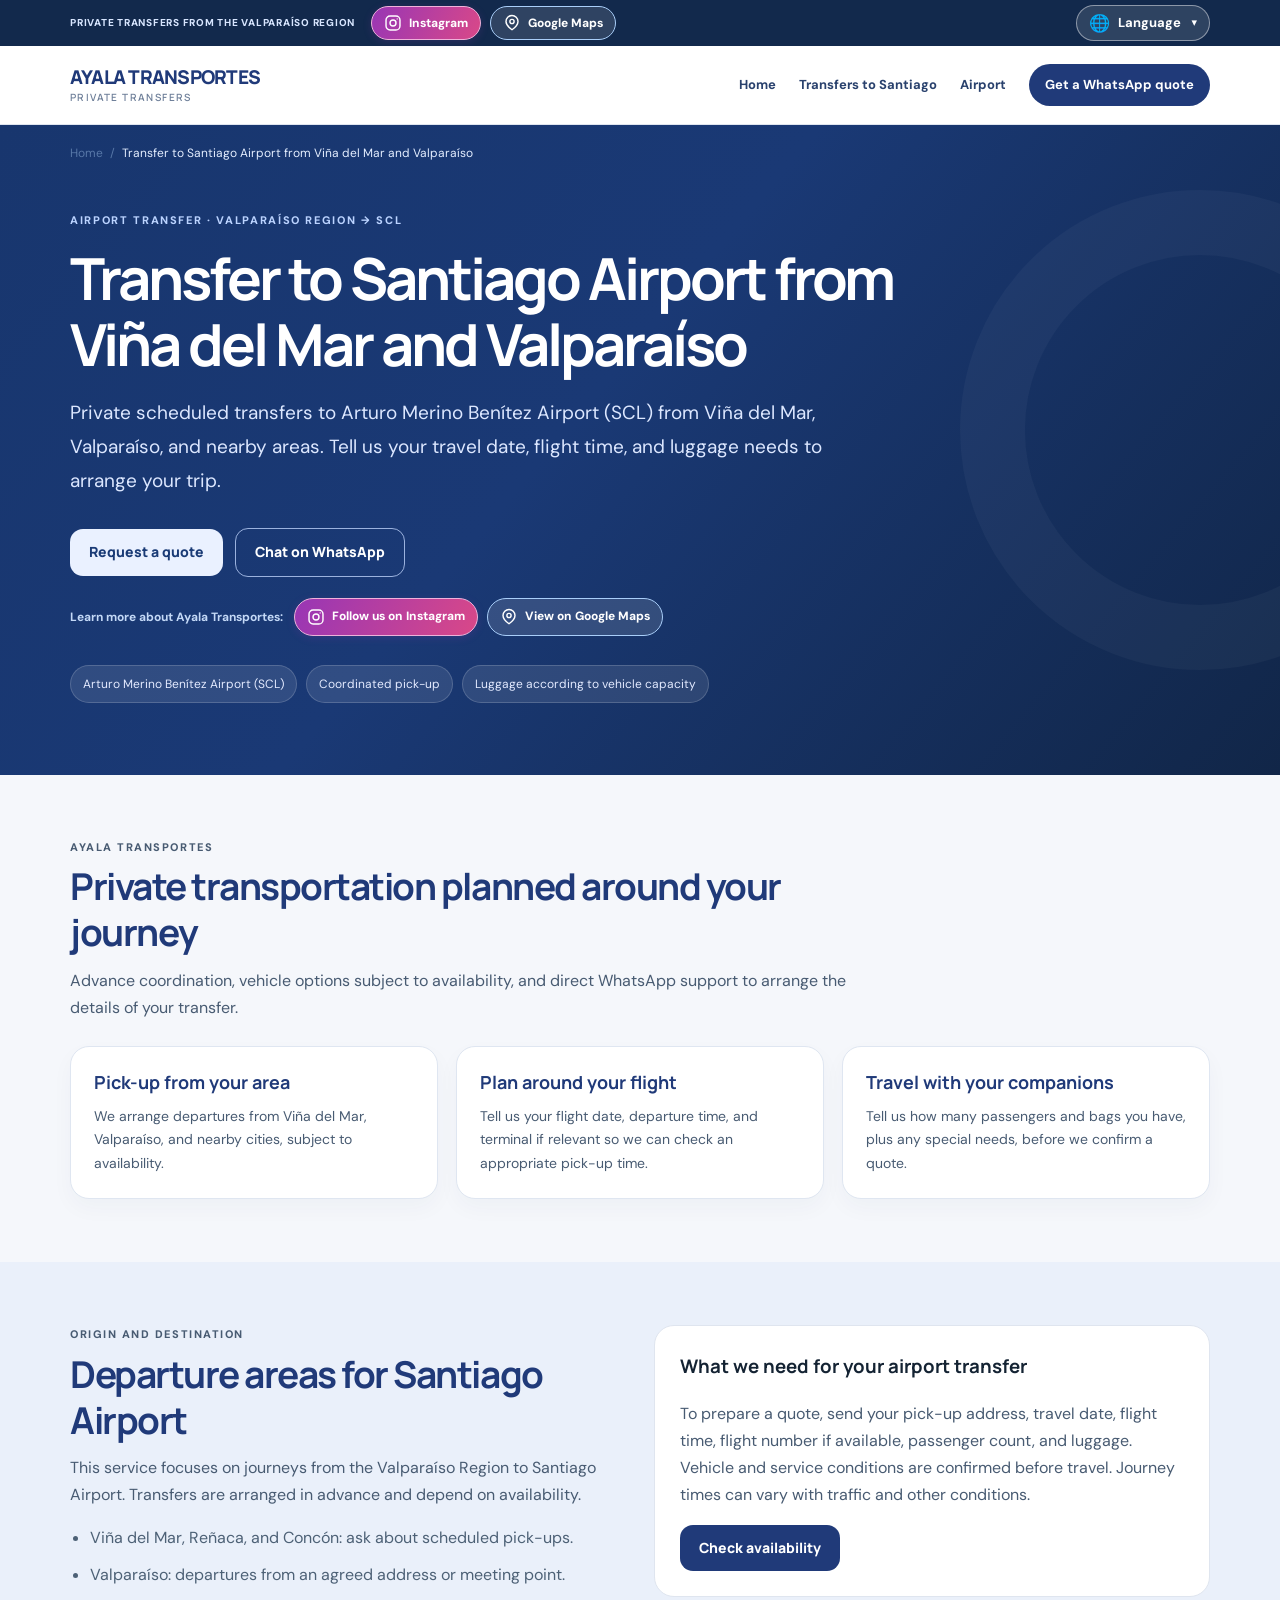
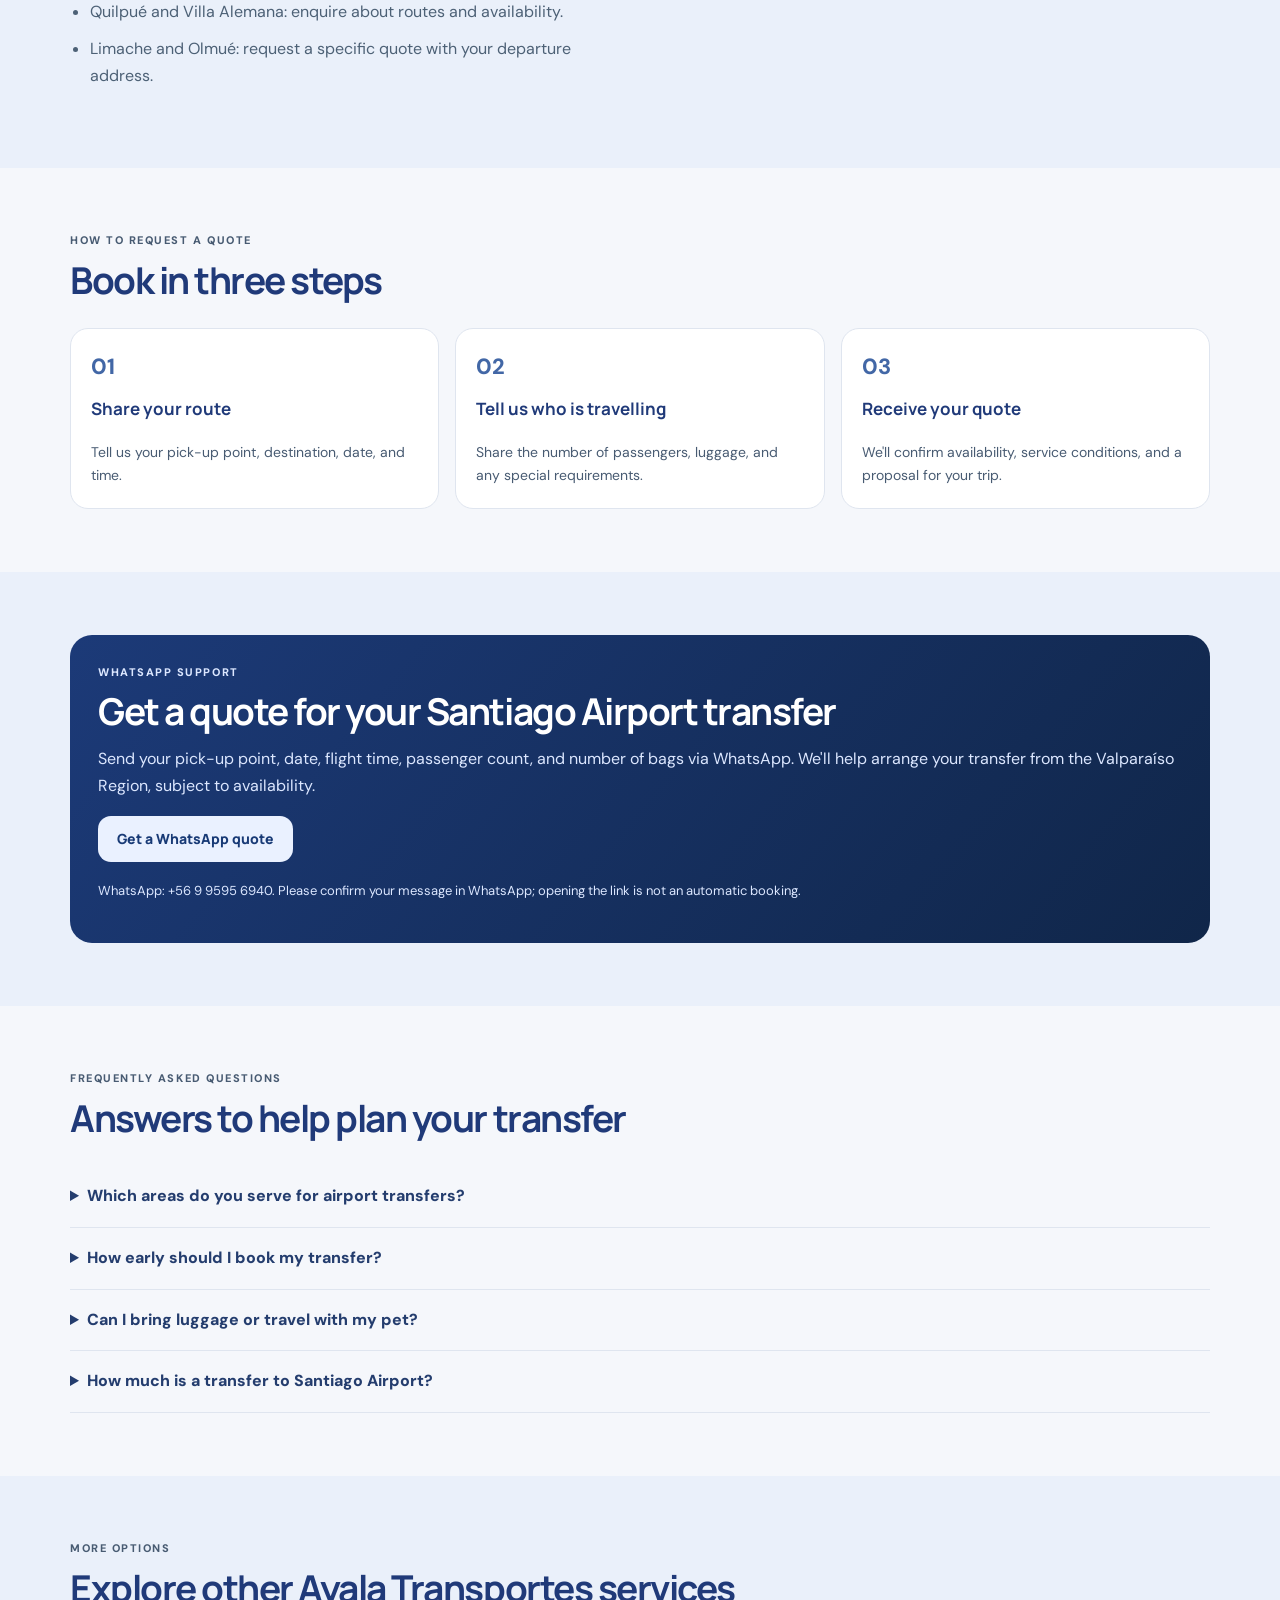
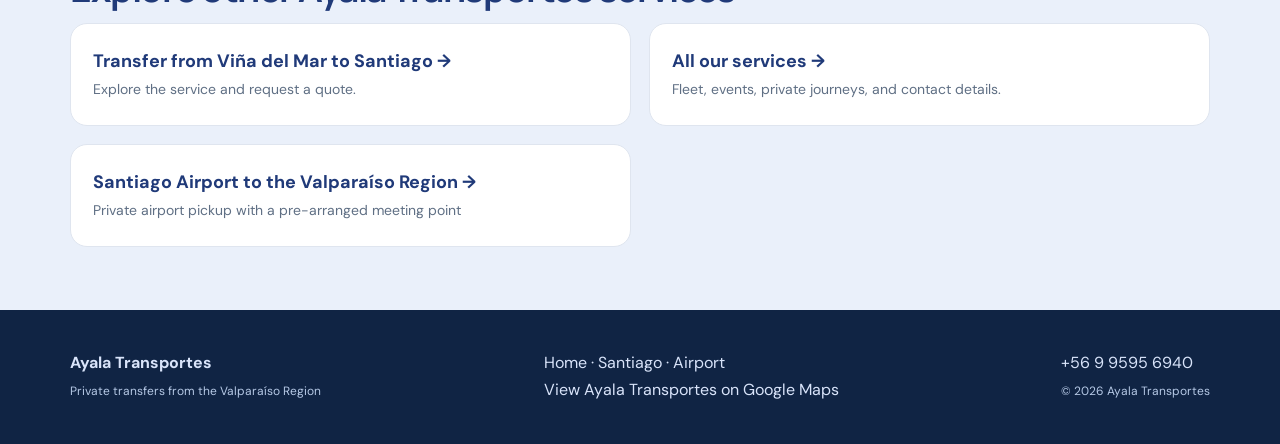
<file: en/transfer-aeropuerto-santiago/index.html>
<!DOCTYPE html>

<html lang="en">
<head>
<!-- Etiqueta de Google Ads: registra visitas, no conversiones de contacto. -->
<script async="" src="https://www.googletagmanager.com/gtag/js?id=AW-18545505706"></script>
<script>
    window.dataLayer = window.dataLayer || [];
    function gtag(){ window.dataLayer.push(arguments); }
    gtag('js', new Date());
    gtag('config', 'AW-18545505706');
  </script>
<meta charset="utf-8"/>
<meta content="width=device-width,initial-scale=1" name="viewport"/>
<meta content="#203a79" name="theme-color"/>
<title>Santiago Airport Transfer from Viña del Mar | Ayala Transportes</title>
<meta content="Private transfers to Santiago Airport (SCL) from Viña del Mar, Valparaíso and nearby areas. Arrange your journey and request a WhatsApp quote." name="description"/>
<meta content="index,follow,max-image-preview:large" name="robots"/>
<link href="https://ayalatransportes.cl/en/transfer-aeropuerto-santiago/" rel="canonical"/>
<meta content="website" property="og:type"/><meta content="en_US" property="og:locale"/>
<meta content="Santiago Airport Transfer from Viña del Mar | Ayala Transportes" property="og:title"/>
<meta content="Private transfers to Santiago Airport (SCL) from Viña del Mar, Valparaíso and nearby areas. Arrange your journey and request a WhatsApp quote." property="og:description"/>
<meta content="https://ayalatransportes.cl/en/transfer-aeropuerto-santiago/" property="og:url"/>
<link href="https://fonts.googleapis.com" rel="preconnect"/><link crossorigin="" href="https://fonts.gstatic.com" rel="preconnect"/>
<link href="https://fonts.googleapis.com/css2?family=DM+Sans:wght@400;500;600;700&amp;family=Manrope:wght@400;500;600;700;800&amp;display=swap" rel="stylesheet"/>
<link href="/rutas.css" rel="stylesheet"/>
<script type="application/ld+json">{"@context":"https://schema.org","@graph":[{"@type":"WebPage","@id":"https://ayalatransportes.cl/en/transfer-aeropuerto-santiago/#pagina","url":"https://ayalatransportes.cl/en/transfer-aeropuerto-santiago/","name":"Santiago Airport Transfer from Viña del Mar | Ayala Transportes","inLanguage":"en","description":"Private transfers to Santiago Airport (SCL) from Viña del Mar, Valparaíso and nearby areas. Arrange your journey and request a WhatsApp quote.","isPartOf":{"@id":"https://ayalatransportes.cl/en/#sitio"},"about":{"@id":"https://ayalatransportes.cl/en/transfer-aeropuerto-santiago/#servicio"}},{"@type":"BreadcrumbList","@id":"https://ayalatransportes.cl/en/transfer-aeropuerto-santiago/#migas","itemListElement":[{"@type":"ListItem","position":1,"name":"Home","item":"https://ayalatransportes.cl/en/"},{"@type":"ListItem","position":2,"name":"Transfer to Santiago Airport","item":"https://ayalatransportes.cl/en/transfer-aeropuerto-santiago/"}]},{"@type":"Service","@id":"https://ayalatransportes.cl/en/transfer-aeropuerto-santiago/#servicio","name":"Private transfer from the Valparaíso Region to Santiago Airport","serviceType":"Private passenger transportation","provider":{"@id":"https://ayalatransportes.cl/#organizacion"},"areaServed":{"@type":"AdministrativeArea","name":"Región de Valparaíso"},"url":"https://ayalatransportes.cl/en/transfer-aeropuerto-santiago/"}]}</script>
<link href="https://ayalatransportes.cl/transfer-aeropuerto-santiago/" hreflang="es-CL" rel="alternate"/><link href="https://ayalatransportes.cl/en/transfer-aeropuerto-santiago/" hreflang="en" rel="alternate"/><link href="https://ayalatransportes.cl/pt/transfer-aeropuerto-santiago/" hreflang="pt-BR" rel="alternate"/><link href="https://ayalatransportes.cl/transfer-aeropuerto-santiago/" hreflang="x-default" rel="alternate"/><style>
/* Selector de idioma desplegable | Ayala Transportes */
.ay-social-topbar-inner{flex-wrap:nowrap;row-gap:8px}
.ay-lang-switch{display:inline-block;position:relative;flex:0 0 auto;margin-left:auto;white-space:nowrap;z-index:60}
.ay-lang-switch > summary{display:flex;align-items:center;gap:8px;min-height:36px;padding:7px 12px;border:1px solid rgba(255,255,255,.45);border-radius:22px;background:rgba(255,255,255,.12);color:#fff;font-size:13px;font-weight:750;line-height:1.2;cursor:pointer;list-style:none;user-select:none}
.ay-lang-switch > summary::-webkit-details-marker{display:none}
.ay-lang-switch > summary::marker{content:''}
/* Corrección: evita que los estilos generales del FAQ añadan un + verde y una línea bajo el selector */
details.ay-lang-switch{border:0;padding:0}
details.ay-lang-switch > summary::after{content:none;display:none}

.ay-lang-switch > summary:hover{background:rgba(255,255,255,.24)}
.ay-lang-switch[open] > summary{background:#fff;border-color:#fff;color:#16386e}
.ay-lang-switch .ay-lang-globe{font-size:17px;line-height:1}
.ay-lang-switch .ay-lang-chevron{font-size:11px;margin-left:2px;transition:transform .18s ease}
.ay-lang-switch[open] .ay-lang-chevron{transform:rotate(180deg)}
.ay-lang-switch .ay-lang-menu{position:absolute;top:calc(100% + 8px);right:0;z-index:80;display:grid;gap:3px;min-width:183px;padding:7px;border:1px solid #dce4f2;border-radius:14px;background:#fff;box-shadow:0 14px 34px rgba(6,23,55,.23)}
.ay-lang-switch .ay-lang-menu a{display:flex;align-items:center;justify-content:space-between;gap:14px;min-height:40px;padding:9px 12px;border-radius:9px;color:#20395f;font-size:13px;font-weight:650;line-height:1.25;text-decoration:none}
.ay-lang-switch .ay-lang-menu a:hover,.ay-lang-switch .ay-lang-menu a:focus-visible{background:#edf3fe;color:#123b81}
.ay-lang-switch .ay-lang-menu a[aria-current=page]{background:#e6efff;color:#153f8b;font-weight:800}
.ay-lang-switch .ay-lang-menu a[aria-current=page]::after{content:'✓';font-weight:900}
.ay-lang-switch > summary:focus-visible,.ay-lang-switch .ay-lang-menu a:focus-visible{outline:2px solid #81b6ff;outline-offset:2px}
@media(max-width:760px){.ay-social-topbar-inner{display:flex;align-items:center;justify-content:space-between;flex-wrap:nowrap;gap:8px;padding-top:7px;padding-bottom:7px}.ay-social-links{flex:1 1 auto;width:auto;min-width:0;justify-content:flex-start;gap:6px;flex-wrap:nowrap}.ay-lang-switch{margin-left:auto;width:auto;order:0}.ay-lang-switch > summary{min-height:35px;padding:7px 10px;font-size:12px}.ay-lang-switch .ay-lang-menu{min-width:176px}}
@media(max-width:365px){.ay-lang-switch > summary{gap:5px;padding:7px 8px}.ay-lang-switch .ay-lang-globe{font-size:15px}}
</style></head>
<body>
<div aria-label="Social media links" class="ay-social-topbar">
<div class="container ay-social-topbar-inner">
<span class="ay-social-label">PRIVATE TRANSFERS FROM THE VALPARAÍSO REGION</span>
<div class="ay-social-links"><a aria-label="Open Ayala Transportes on Instagram" class="ay-social-link ay-social-instagram" href="https://www.instagram.com/ayala_transportes/" rel="noopener noreferrer" target="_blank"><svg aria-hidden="true" fill="none" height="18" stroke="currentColor" stroke-linecap="round" stroke-linejoin="round" stroke-width="1.9" viewbox="0 0 24 24" width="18"><rect height="18.6" rx="5.4" width="18.6" x="2.7" y="2.7"></rect><circle cx="12" cy="12" r="4"></circle><circle cx="17.6" cy="6.5" fill="currentColor" r=".9" stroke="none"></circle></svg><span>Instagram</span></a><a aria-label="Find Ayala Transportes on Google Maps" class="ay-social-link ay-social-maps" href="https://maps.app.goo.gl/axDfNc3RGNikcTmc9" rel="noopener noreferrer" target="_blank" title="Open Ayala Transportes on Google Maps"><svg aria-hidden="true" fill="none" height="18" stroke="currentColor" stroke-linecap="round" stroke-linejoin="round" stroke-width="1.9" viewbox="0 0 24 24" width="18"><path d="M20 10c0 5.4-8 11-8 11S4 15.4 4 10a8 8 0 1 1 16 0z"></path><circle cx="12" cy="10" r="2.8"></circle></svg><span>Google Maps</span></a></div>
<details class="ay-lang-switch"><summary aria-label="Choose language"><span aria-hidden="true" class="ay-lang-globe">🌐</span><span>Language</span><span aria-hidden="true" class="ay-lang-chevron">▾</span></summary><nav aria-label="Choose language" class="ay-lang-menu"><a href="/transfer-aeropuerto-santiago/" lang="es-CL">Español</a><a aria-current="page" href="/en/transfer-aeropuerto-santiago/" lang="en">English</a><a href="/pt/transfer-aeropuerto-santiago/" lang="pt-BR">Português</a></nav></details></div>
</div>
<header class="nav"><div class="container">
<a aria-label="Ayala Transportes, back to home" class="brand" href="/en/">AYALA TRANSPORTES <span>PRIVATE TRANSFERS</span></a>
<nav aria-label="Menú principal" class="navlinks"><a href="/en/">Home</a><a href="/en/transfer-vina-del-mar-santiago/">Transfers to Santiago</a><a href="/en/transfer-aeropuerto-santiago/">Airport</a><a class="navcta" href="https://wa.me/56995956940?text=Hello%2C%20Ayala%20Transportes.%20I%20would%20like%20a%20quote%20for%20a%20transfer%20from%20the%20Valpara%C3%ADso%20Region%20to%20Santiago%20Airport." rel="noopener noreferrer" target="_blank">Get a WhatsApp quote</a></nav>
</div></header>
<main>
<section class="hero"><div class="container">
<nav aria-label="Ruta de navegación" class="breadcrumbs"><a href="/en/">Home</a> / <span aria-current="page">Transfer to Santiago Airport from Viña del Mar and Valparaíso</span></nav>
<div class="hero-content"><p class="overline">Airport transfer · Valparaíso Region → SCL</p>
<h1>Transfer to Santiago Airport from Viña del Mar and Valparaíso</h1><p class="lead">Private scheduled transfers to Arturo Merino Benítez Airport (SCL) from Viña del Mar, Valparaíso, and nearby areas. Tell us your travel date, flight time, and luggage needs to arrange your trip.</p>
<div class="actions"><a class="btn btn-primary" href="#cotizar">Request a quote</a><a class="btn btn-ghost" href="https://wa.me/56995956940?text=Hello%2C%20Ayala%20Transportes.%20I%20would%20like%20a%20quote%20for%20a%20transfer%20from%20the%20Valpara%C3%ADso%20Region%20to%20Santiago%20Airport." rel="noopener noreferrer" target="_blank">Chat on WhatsApp</a></div>
<div aria-label="Social media and Google Maps" class="ay-social-hero"><span class="ay-social-hero-label">Learn more about Ayala Transportes:</span><a aria-label="Open Ayala Transportes on Instagram" class="ay-social-link ay-social-instagram" href="https://www.instagram.com/ayala_transportes/" rel="noopener noreferrer" target="_blank"><svg aria-hidden="true" fill="none" height="18" stroke="currentColor" stroke-linecap="round" stroke-linejoin="round" stroke-width="1.9" viewbox="0 0 24 24" width="18"><rect height="18.6" rx="5.4" width="18.6" x="2.7" y="2.7"></rect><circle cx="12" cy="12" r="4"></circle><circle cx="17.6" cy="6.5" fill="currentColor" r=".9" stroke="none"></circle></svg><span>Follow us on Instagram</span></a><a aria-label="Find Ayala Transportes on Google Maps" class="ay-social-link ay-social-maps" href="https://maps.app.goo.gl/axDfNc3RGNikcTmc9" rel="noopener noreferrer" target="_blank" title="Open Ayala Transportes on Google Maps"><svg aria-hidden="true" fill="none" height="18" stroke="currentColor" stroke-linecap="round" stroke-linejoin="round" stroke-width="1.9" viewbox="0 0 24 24" width="18"><path d="M20 10c0 5.4-8 11-8 11S4 15.4 4 10a8 8 0 1 1 16 0z"></path><circle cx="12" cy="10" r="2.8"></circle></svg><span>View on Google Maps</span></a></div>
<div class="pillrow"><span>Arturo Merino Benítez Airport (SCL)</span><span>Coordinated pick-up</span><span>Luggage according to vehicle capacity</span></div></div></div></section>
<section class="section" id="servicio"><div class="container"><div class="section-head"><p class="eyebrow">Ayala Transportes</p><h2>Private transportation planned around your journey</h2><p>Advance coordination, vehicle options subject to availability, and direct WhatsApp support to arrange the details of your transfer.</p></div><div class="cards"><article class="card"><h3>Pick-up from your area</h3><p>We arrange departures from Viña del Mar, Valparaíso, and nearby cities, subject to availability.</p></article><article class="card"><h3>Plan around your flight</h3><p>Tell us your flight date, departure time, and terminal if relevant so we can check an appropriate pick-up time.</p></article><article class="card"><h3>Travel with your companions</h3><p>Tell us how many passengers and bags you have, plus any special needs, before we confirm a quote.</p></article></div></div></section>
<section class="section soft" id="cobertura"><div class="container two-cols"><div><p class="eyebrow">Origin and destination</p><h2>Departure areas for Santiago Airport</h2><p>This service focuses on journeys from the Valparaíso Region to Santiago Airport. Transfers are arranged in advance and depend on availability.</p><ul class="detail-list"><li>Viña del Mar, Reñaca, and Concón: ask about scheduled pick-ups.</li><li>Valparaíso: departures from an agreed address or meeting point.</li><li>Quilpué and Villa Alemana: enquire about routes and availability.</li><li>Limache and Olmué: request a specific quote with your departure address.</li></ul></div><aside class="subtle-panel"><h3>What we need for your airport transfer</h3><p>To prepare a quote, send your pick-up address, travel date, flight time, flight number if available, passenger count, and luggage. Vehicle and service conditions are confirmed before travel. Journey times can vary with traffic and other conditions.</p><a class="btn" href="#cotizar" style="background:#203a79;color:#fff">Check availability</a></aside></div></section>
<section class="section"><div class="container"><div class="section-head"><p class="eyebrow">How to request a quote</p><h2>Book in three steps</h2></div><div class="route-steps"><div class="route-step"><h3>Share your route</h3><p>Tell us your pick-up point, destination, date, and time.</p></div><div class="route-step"><h3>Tell us who is travelling</h3><p>Share the number of passengers, luggage, and any special requirements.</p></div><div class="route-step"><h3>Receive your quote</h3><p>We'll confirm availability, service conditions, and a proposal for your trip.</p></div></div></div></section>
<section class="section soft" id="cotizar"><div class="container"><div class="quote">
<p class="eyebrow">WhatsApp support</p>
<h2>Get a quote for your Santiago Airport transfer</h2>
<p>Send your pick-up point, date, flight time, passenger count, and number of bags via WhatsApp. We'll help arrange your transfer from the Valparaíso Region, subject to availability.</p>
<a class="btn btn-primary" href="https://wa.me/56995956940?text=Hello%2C%20Ayala%20Transportes.%20I%20would%20like%20a%20quote%20for%20a%20transfer%20from%20the%20Valpara%C3%ADso%20Region%20to%20Santiago%20Airport." rel="noopener noreferrer" target="_blank">Get a WhatsApp quote</a>
<p style="font-size:13px;margin-top:18px">WhatsApp: +56 9 9595 6940. Please confirm your message in WhatsApp; opening the link is not an automatic booking.</p>
</div></div></section>
<section class="section"><div class="container"><div class="section-head"><p class="eyebrow">Frequently asked questions</p><h2>Answers to help plan your transfer</h2></div><div class="faqs"><details><summary>Which areas do you serve for airport transfers?</summary><p>Mainly Viña del Mar and Valparaíso. You can also enquire about Concón, Reñaca, Quilpué, Villa Alemana, Limache, and Olmué, subject to availability.</p></details><details><summary>How early should I book my transfer?</summary><p>We recommend enquiring in advance, especially when you need to reach the airport for a flight at a specific time.</p></details><details><summary>Can I bring luggage or travel with my pet?</summary><p>Yes, you can ask about luggage and pet-friendly transport. Tell us about bags and pets when requesting a quote so we can check capacity and conditions.</p></details><details><summary>How much is a transfer to Santiago Airport?</summary><p>Prices depend on the departure point, date, time, passenger count, luggage, and available vehicle. There is no single published fare for all trips.</p></details></div></div></section>
<section class="section soft"><div class="container"><p class="eyebrow">More options</p><h2>Explore other Ayala Transportes services</h2><div class="related"><a href="/en/transfer-vina-del-mar-santiago/"><strong>Transfer from Viña del Mar to Santiago →</strong><span>Explore the service and request a quote.</span></a><a href="/en/"><strong>All our services →</strong><span>Fleet, events, private journeys, and contact details.</span></a><a href="/en/transfer-aeropuerto-santiago-valparaiso/"><strong>Santiago Airport to the Valparaíso Region →</strong><span>Private airport pickup with a pre-arranged meeting point</span></a></div></div></section>
</main>
<footer class="footer"><div class="container footergrid"><div><strong>Ayala Transportes</strong><br/><small>Private transfers from the Valparaíso Region</small></div><div><a href="/en/">Home</a> · <a href="/en/transfer-vina-del-mar-santiago/">Santiago</a> · <a href="/en/transfer-aeropuerto-santiago/">Airport</a><br/><a href="https://maps.app.goo.gl/axDfNc3RGNikcTmc9" rel="noopener noreferrer" target="_blank">View Ayala Transportes on Google Maps</a></div><div><a href="https://wa.me/56995956940?text=Hello%2C%20Ayala%20Transportes.%20I%20would%20like%20a%20quote%20for%20a%20transfer%20from%20the%20Valpara%C3%ADso%20Region%20to%20Santiago%20Airport." rel="noopener noreferrer" target="_blank">+56 9 9595 6940</a><br/><small>© 2026 Ayala Transportes</small></div></div></footer>
<script>
  // Conversión "Contacto" de Google Ads: solo tras pulsar un enlace de WhatsApp.
  // No registra conversiones por visitar o recargar esta página.
  document.addEventListener('click', function (event) {
    if (!(event.target instanceof Element)) return;
    const enlace = event.target.closest('a[href]');
    if (!enlace) return;
    try {
      const destino = new URL(enlace.href, document.baseURI);
      if (['wa.me', 'api.whatsapp.com', 'web.whatsapp.com'].includes(destino.hostname)
          && typeof window.gtag === 'function') {
        window.gtag('event', 'conversion', {
          send_to: 'AW-18545505706/CJatCOCPvrMdEKrrl4tF'
        });
      }
    } catch (_) {
      // Enlaces con URL no válida: no se registra conversión.
    }
  });
</script>
</body></html>
</file>
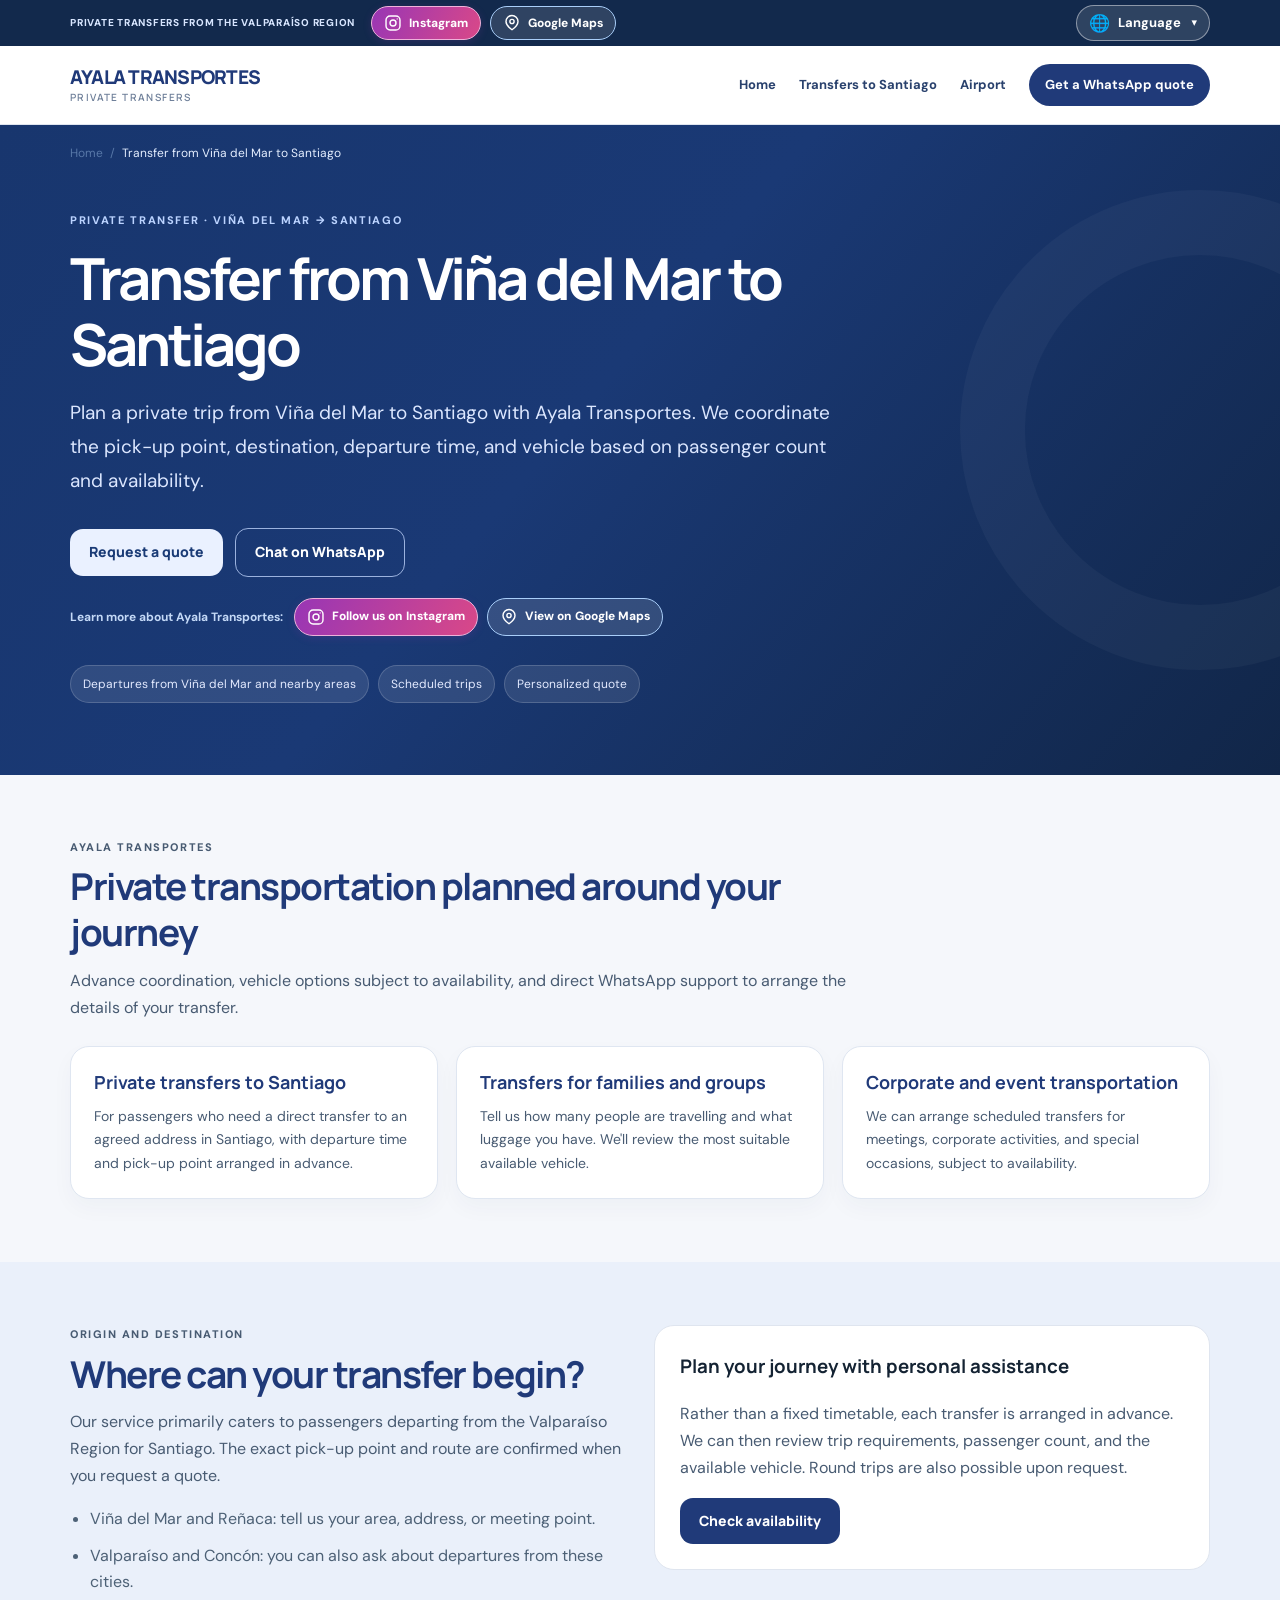
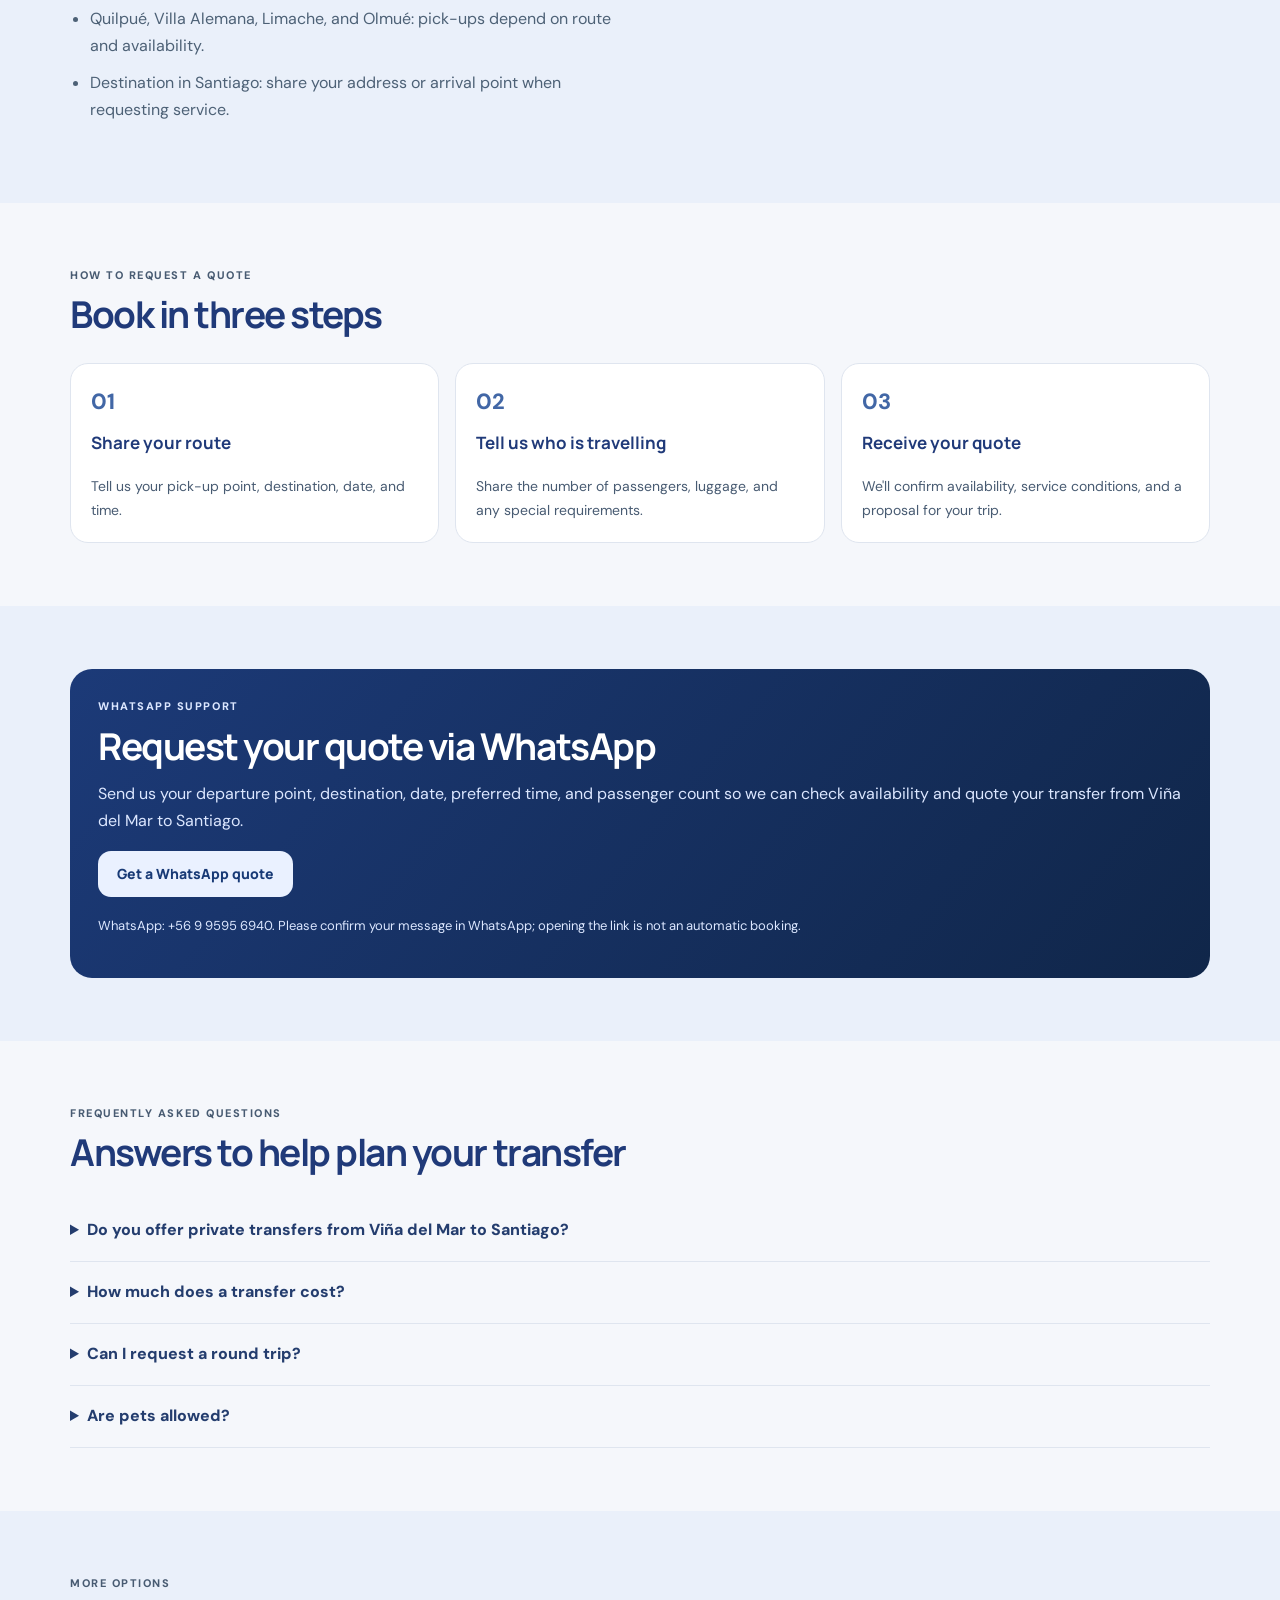
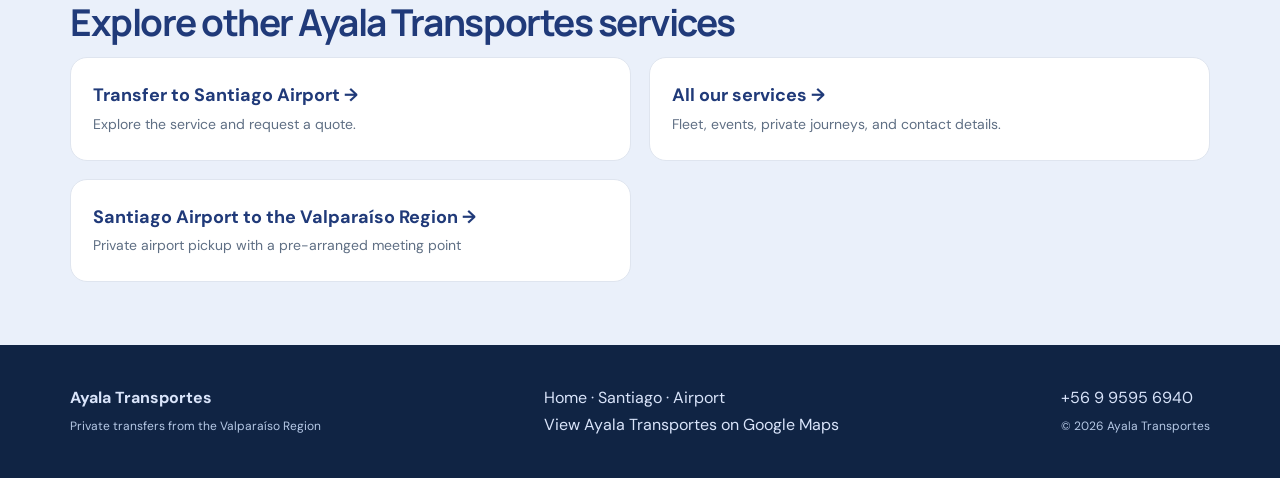
<file: en/transfer-vina-del-mar-santiago/index.html>
<!DOCTYPE html>

<html lang="en">
<head>
<!-- Google Ads: etiqueta general. No genera conversiones al cargar la página. -->
<script async="" src="https://www.googletagmanager.com/gtag/js?id=AW-18545505706"></script>
<script>
    window.dataLayer = window.dataLayer || [];
    function gtag(){ window.dataLayer.push(arguments); }
    gtag('js', new Date());
    gtag('config', 'AW-18545505706');
  </script>
<meta charset="utf-8"/>
<meta content="width=device-width,initial-scale=1" name="viewport"/>
<meta content="#203a79" name="theme-color"/>
<title>Private Transfer Viña del Mar to Santiago | Ayala Transportes</title>
<meta content="Private transfers from Viña del Mar to Santiago for families, groups and business travel. Ask Ayala Transportes for a quote via WhatsApp." name="description"/>
<meta content="index,follow,max-image-preview:large" name="robots"/>
<link href="https://ayalatransportes.cl/en/transfer-vina-del-mar-santiago/" rel="canonical"/>
<meta content="website" property="og:type"/><meta content="en_US" property="og:locale"/>
<meta content="Private Transfer Viña del Mar to Santiago | Ayala Transportes" property="og:title"/>
<meta content="Private transfers from Viña del Mar to Santiago for families, groups and business travel. Ask Ayala Transportes for a quote via WhatsApp." property="og:description"/>
<meta content="https://ayalatransportes.cl/en/transfer-vina-del-mar-santiago/" property="og:url"/>
<link href="https://fonts.googleapis.com" rel="preconnect"/><link crossorigin="" href="https://fonts.gstatic.com" rel="preconnect"/>
<link href="https://fonts.googleapis.com/css2?family=DM+Sans:wght@400;500;600;700&amp;family=Manrope:wght@400;500;600;700;800&amp;display=swap" rel="stylesheet"/>
<link href="/rutas.css" rel="stylesheet"/>
<script type="application/ld+json">{"@context":"https://schema.org","@graph":[{"@type":"WebPage","@id":"https://ayalatransportes.cl/en/transfer-vina-del-mar-santiago/#pagina","url":"https://ayalatransportes.cl/en/transfer-vina-del-mar-santiago/","name":"Private Transfer Viña del Mar to Santiago | Ayala Transportes","inLanguage":"en","description":"Private transfers from Viña del Mar to Santiago for families, groups and business travel. Ask Ayala Transportes for a quote via WhatsApp.","isPartOf":{"@id":"https://ayalatransportes.cl/en/#sitio"},"about":{"@id":"https://ayalatransportes.cl/en/transfer-vina-del-mar-santiago/#servicio"}},{"@type":"BreadcrumbList","@id":"https://ayalatransportes.cl/en/transfer-vina-del-mar-santiago/#migas","itemListElement":[{"@type":"ListItem","position":1,"name":"Home","item":"https://ayalatransportes.cl/en/"},{"@type":"ListItem","position":2,"name":"Transfer from Viña del Mar to Santiago","item":"https://ayalatransportes.cl/en/transfer-vina-del-mar-santiago/"}]},{"@type":"Service","@id":"https://ayalatransportes.cl/en/transfer-vina-del-mar-santiago/#servicio","name":"Private transfer from Viña del Mar to Santiago","serviceType":"Private passenger transportation","provider":{"@id":"https://ayalatransportes.cl/#organizacion"},"areaServed":{"@type":"AdministrativeArea","name":"Región de Valparaíso"},"url":"https://ayalatransportes.cl/en/transfer-vina-del-mar-santiago/"}]}</script>
<link href="https://ayalatransportes.cl/transfer-vina-del-mar-santiago/" hreflang="es-CL" rel="alternate"/><link href="https://ayalatransportes.cl/en/transfer-vina-del-mar-santiago/" hreflang="en" rel="alternate"/><link href="https://ayalatransportes.cl/pt/transfer-vina-del-mar-santiago/" hreflang="pt-BR" rel="alternate"/><link href="https://ayalatransportes.cl/transfer-vina-del-mar-santiago/" hreflang="x-default" rel="alternate"/><style>
/* Selector de idioma desplegable | Ayala Transportes */
.ay-social-topbar-inner{flex-wrap:nowrap;row-gap:8px}
.ay-lang-switch{display:inline-block;position:relative;flex:0 0 auto;margin-left:auto;white-space:nowrap;z-index:60}
.ay-lang-switch > summary{display:flex;align-items:center;gap:8px;min-height:36px;padding:7px 12px;border:1px solid rgba(255,255,255,.45);border-radius:22px;background:rgba(255,255,255,.12);color:#fff;font-size:13px;font-weight:750;line-height:1.2;cursor:pointer;list-style:none;user-select:none}
.ay-lang-switch > summary::-webkit-details-marker{display:none}
.ay-lang-switch > summary::marker{content:''}
/* Corrección: evita que los estilos generales del FAQ añadan un + verde y una línea bajo el selector */
details.ay-lang-switch{border:0;padding:0}
details.ay-lang-switch > summary::after{content:none;display:none}

.ay-lang-switch > summary:hover{background:rgba(255,255,255,.24)}
.ay-lang-switch[open] > summary{background:#fff;border-color:#fff;color:#16386e}
.ay-lang-switch .ay-lang-globe{font-size:17px;line-height:1}
.ay-lang-switch .ay-lang-chevron{font-size:11px;margin-left:2px;transition:transform .18s ease}
.ay-lang-switch[open] .ay-lang-chevron{transform:rotate(180deg)}
.ay-lang-switch .ay-lang-menu{position:absolute;top:calc(100% + 8px);right:0;z-index:80;display:grid;gap:3px;min-width:183px;padding:7px;border:1px solid #dce4f2;border-radius:14px;background:#fff;box-shadow:0 14px 34px rgba(6,23,55,.23)}
.ay-lang-switch .ay-lang-menu a{display:flex;align-items:center;justify-content:space-between;gap:14px;min-height:40px;padding:9px 12px;border-radius:9px;color:#20395f;font-size:13px;font-weight:650;line-height:1.25;text-decoration:none}
.ay-lang-switch .ay-lang-menu a:hover,.ay-lang-switch .ay-lang-menu a:focus-visible{background:#edf3fe;color:#123b81}
.ay-lang-switch .ay-lang-menu a[aria-current=page]{background:#e6efff;color:#153f8b;font-weight:800}
.ay-lang-switch .ay-lang-menu a[aria-current=page]::after{content:'✓';font-weight:900}
.ay-lang-switch > summary:focus-visible,.ay-lang-switch .ay-lang-menu a:focus-visible{outline:2px solid #81b6ff;outline-offset:2px}
@media(max-width:760px){.ay-social-topbar-inner{display:flex;align-items:center;justify-content:space-between;flex-wrap:nowrap;gap:8px;padding-top:7px;padding-bottom:7px}.ay-social-links{flex:1 1 auto;width:auto;min-width:0;justify-content:flex-start;gap:6px;flex-wrap:nowrap}.ay-lang-switch{margin-left:auto;width:auto;order:0}.ay-lang-switch > summary{min-height:35px;padding:7px 10px;font-size:12px}.ay-lang-switch .ay-lang-menu{min-width:176px}}
@media(max-width:365px){.ay-lang-switch > summary{gap:5px;padding:7px 8px}.ay-lang-switch .ay-lang-globe{font-size:15px}}
</style></head>
<body>
<div aria-label="Social media links" class="ay-social-topbar">
<div class="container ay-social-topbar-inner">
<span class="ay-social-label">PRIVATE TRANSFERS FROM THE VALPARAÍSO REGION</span>
<div class="ay-social-links"><a aria-label="Open Ayala Transportes on Instagram" class="ay-social-link ay-social-instagram" href="https://www.instagram.com/ayala_transportes/" rel="noopener noreferrer" target="_blank"><svg aria-hidden="true" fill="none" height="18" stroke="currentColor" stroke-linecap="round" stroke-linejoin="round" stroke-width="1.9" viewbox="0 0 24 24" width="18"><rect height="18.6" rx="5.4" width="18.6" x="2.7" y="2.7"></rect><circle cx="12" cy="12" r="4"></circle><circle cx="17.6" cy="6.5" fill="currentColor" r=".9" stroke="none"></circle></svg><span>Instagram</span></a><a aria-label="Find Ayala Transportes on Google Maps" class="ay-social-link ay-social-maps" href="https://maps.app.goo.gl/axDfNc3RGNikcTmc9" rel="noopener noreferrer" target="_blank" title="Open Ayala Transportes on Google Maps"><svg aria-hidden="true" fill="none" height="18" stroke="currentColor" stroke-linecap="round" stroke-linejoin="round" stroke-width="1.9" viewbox="0 0 24 24" width="18"><path d="M20 10c0 5.4-8 11-8 11S4 15.4 4 10a8 8 0 1 1 16 0z"></path><circle cx="12" cy="10" r="2.8"></circle></svg><span>Google Maps</span></a></div>
<details class="ay-lang-switch"><summary aria-label="Choose language"><span aria-hidden="true" class="ay-lang-globe">🌐</span><span>Language</span><span aria-hidden="true" class="ay-lang-chevron">▾</span></summary><nav aria-label="Choose language" class="ay-lang-menu"><a href="/transfer-vina-del-mar-santiago/" lang="es-CL">Español</a><a aria-current="page" href="/en/transfer-vina-del-mar-santiago/" lang="en">English</a><a href="/pt/transfer-vina-del-mar-santiago/" lang="pt-BR">Português</a></nav></details></div>
</div>
<header class="nav"><div class="container">
<a aria-label="Ayala Transportes, back to home" class="brand" href="/en/">AYALA TRANSPORTES <span>PRIVATE TRANSFERS</span></a>
<nav aria-label="Menú principal" class="navlinks"><a href="/en/">Home</a><a href="/en/transfer-vina-del-mar-santiago/">Transfers to Santiago</a><a href="/en/transfer-aeropuerto-santiago/">Airport</a><a class="navcta" href="https://wa.me/56995956940?text=Hello%2C%20Ayala%20Transportes.%20I%20would%20like%20a%20quote%20for%20a%20private%20transfer%20from%20Vi%C3%B1a%20del%20Mar%20to%20Santiago." rel="noopener noreferrer" target="_blank">Get a WhatsApp quote</a></nav>
</div></header>
<main>
<section class="hero"><div class="container">
<nav aria-label="Ruta de navegación" class="breadcrumbs"><a href="/en/">Home</a> / <span aria-current="page">Transfer from Viña del Mar to Santiago</span></nav>
<div class="hero-content"><p class="overline">Private transfer · Viña del Mar → Santiago</p>
<h1>Transfer from Viña del Mar to Santiago</h1><p class="lead">Plan a private trip from Viña del Mar to Santiago with Ayala Transportes. We coordinate the pick-up point, destination, departure time, and vehicle based on passenger count and availability.</p>
<div class="actions"><a class="btn btn-primary" href="#cotizar">Request a quote</a><a class="btn btn-ghost" href="https://wa.me/56995956940?text=Hello%2C%20Ayala%20Transportes.%20I%20would%20like%20a%20quote%20for%20a%20private%20transfer%20from%20Vi%C3%B1a%20del%20Mar%20to%20Santiago." rel="noopener noreferrer" target="_blank">Chat on WhatsApp</a></div>
<div aria-label="Social media and Google Maps" class="ay-social-hero"><span class="ay-social-hero-label">Learn more about Ayala Transportes:</span><a aria-label="Open Ayala Transportes on Instagram" class="ay-social-link ay-social-instagram" href="https://www.instagram.com/ayala_transportes/" rel="noopener noreferrer" target="_blank"><svg aria-hidden="true" fill="none" height="18" stroke="currentColor" stroke-linecap="round" stroke-linejoin="round" stroke-width="1.9" viewbox="0 0 24 24" width="18"><rect height="18.6" rx="5.4" width="18.6" x="2.7" y="2.7"></rect><circle cx="12" cy="12" r="4"></circle><circle cx="17.6" cy="6.5" fill="currentColor" r=".9" stroke="none"></circle></svg><span>Follow us on Instagram</span></a><a aria-label="Find Ayala Transportes on Google Maps" class="ay-social-link ay-social-maps" href="https://maps.app.goo.gl/axDfNc3RGNikcTmc9" rel="noopener noreferrer" target="_blank" title="Open Ayala Transportes on Google Maps"><svg aria-hidden="true" fill="none" height="18" stroke="currentColor" stroke-linecap="round" stroke-linejoin="round" stroke-width="1.9" viewbox="0 0 24 24" width="18"><path d="M20 10c0 5.4-8 11-8 11S4 15.4 4 10a8 8 0 1 1 16 0z"></path><circle cx="12" cy="10" r="2.8"></circle></svg><span>View on Google Maps</span></a></div>
<div class="pillrow"><span>Departures from Viña del Mar and nearby areas</span><span>Scheduled trips</span><span>Personalized quote</span></div></div></div></section>
<section class="section" id="servicio"><div class="container"><div class="section-head"><p class="eyebrow">Ayala Transportes</p><h2>Private transportation planned around your journey</h2><p>Advance coordination, vehicle options subject to availability, and direct WhatsApp support to arrange the details of your transfer.</p></div><div class="cards"><article class="card"><h3>Private transfers to Santiago</h3><p>For passengers who need a direct transfer to an agreed address in Santiago, with departure time and pick-up point arranged in advance.</p></article><article class="card"><h3>Transfers for families and groups</h3><p>Tell us how many people are travelling and what luggage you have. We'll review the most suitable available vehicle.</p></article><article class="card"><h3>Corporate and event transportation</h3><p>We can arrange scheduled transfers for meetings, corporate activities, and special occasions, subject to availability.</p></article></div></div></section>
<section class="section soft" id="cobertura"><div class="container two-cols"><div><p class="eyebrow">Origin and destination</p><h2>Where can your transfer begin?</h2><p>Our service primarily caters to passengers departing from the Valparaíso Region for Santiago. The exact pick-up point and route are confirmed when you request a quote.</p><ul class="detail-list"><li>Viña del Mar and Reñaca: tell us your area, address, or meeting point.</li><li>Valparaíso and Concón: you can also ask about departures from these cities.</li><li>Quilpué, Villa Alemana, Limache, and Olmué: pick-ups depend on route and availability.</li><li>Destination in Santiago: share your address or arrival point when requesting service.</li></ul></div><aside class="subtle-panel"><h3>Plan your journey with personal assistance</h3><p>Rather than a fixed timetable, each transfer is arranged in advance. We can then review trip requirements, passenger count, and the available vehicle. Round trips are also possible upon request.</p><a class="btn" href="#cotizar" style="background:#203a79;color:#fff">Check availability</a></aside></div></section>
<section class="section"><div class="container"><div class="section-head"><p class="eyebrow">How to request a quote</p><h2>Book in three steps</h2></div><div class="route-steps"><div class="route-step"><h3>Share your route</h3><p>Tell us your pick-up point, destination, date, and time.</p></div><div class="route-step"><h3>Tell us who is travelling</h3><p>Share the number of passengers, luggage, and any special requirements.</p></div><div class="route-step"><h3>Receive your quote</h3><p>We'll confirm availability, service conditions, and a proposal for your trip.</p></div></div></div></section>
<section class="section soft" id="cotizar"><div class="container"><div class="quote">
<p class="eyebrow">WhatsApp support</p>
<h2>Request your quote via WhatsApp</h2>
<p>Send us your departure point, destination, date, preferred time, and passenger count so we can check availability and quote your transfer from Viña del Mar to Santiago.</p>
<a class="btn btn-primary" href="https://wa.me/56995956940?text=Hello%2C%20Ayala%20Transportes.%20I%20would%20like%20a%20quote%20for%20a%20private%20transfer%20from%20Vi%C3%B1a%20del%20Mar%20to%20Santiago." rel="noopener noreferrer" target="_blank">Get a WhatsApp quote</a>
<p style="font-size:13px;margin-top:18px">WhatsApp: +56 9 9595 6940. Please confirm your message in WhatsApp; opening the link is not an automatic booking.</p>
</div></div></section>
<section class="section"><div class="container"><div class="section-head"><p class="eyebrow">Frequently asked questions</p><h2>Answers to help plan your transfer</h2></div><div class="faqs"><details><summary>Do you offer private transfers from Viña del Mar to Santiago?</summary><p>Yes. Ayala Transportes arranges scheduled private trips from Viña del Mar to Santiago, subject to availability.</p></details><details><summary>How much does a transfer cost?</summary><p>The price depends on the origin, destination, date, time, and number of passengers. Request a quote with those details.</p></details><details><summary>Can I request a round trip?</summary><p>Yes. Share both dates and times so we can check availability and prepare a quote.</p></details><details><summary>Are pets allowed?</summary><p>Pet-friendly transfers are available. Tell us about the number and type of pets in advance so we can confirm conditions.</p></details></div></div></section>
<section class="section soft"><div class="container"><p class="eyebrow">More options</p><h2>Explore other Ayala Transportes services</h2><div class="related"><a href="/en/transfer-aeropuerto-santiago/"><strong>Transfer to Santiago Airport →</strong><span>Explore the service and request a quote.</span></a><a href="/en/"><strong>All our services →</strong><span>Fleet, events, private journeys, and contact details.</span></a><a href="/en/transfer-aeropuerto-santiago-valparaiso/"><strong>Santiago Airport to the Valparaíso Region →</strong><span>Private airport pickup with a pre-arranged meeting point</span></a></div></div></section>
</main>
<footer class="footer"><div class="container footergrid"><div><strong>Ayala Transportes</strong><br/><small>Private transfers from the Valparaíso Region</small></div><div><a href="/en/">Home</a> · <a href="/en/transfer-vina-del-mar-santiago/">Santiago</a> · <a href="/en/transfer-aeropuerto-santiago/">Airport</a><br/><a href="https://maps.app.goo.gl/axDfNc3RGNikcTmc9" rel="noopener noreferrer" target="_blank">View Ayala Transportes on Google Maps</a></div><div><a href="https://wa.me/56995956940?text=Hello%2C%20Ayala%20Transportes.%20I%20would%20like%20a%20quote%20for%20a%20private%20transfer%20from%20Vi%C3%B1a%20del%20Mar%20to%20Santiago." rel="noopener noreferrer" target="_blank">+56 9 9595 6940</a><br/><small>© 2026 Ayala Transportes</small></div></div></footer>
<script>
  // Accion "Contacto" de la pagina principal: solo se dispara al abrir WhatsApp.
  // No cuenta visitas ni clics en botones internos de la pagina.
  document.addEventListener('click', function (event) {
    if (!(event.target instanceof Element)) return;
    const enlace = event.target.closest('a[href]');
    if (!enlace) return;
    try {
      const destino = new URL(enlace.href, document.baseURI);
      if (['wa.me', 'api.whatsapp.com', 'web.whatsapp.com'].includes(destino.hostname)
          && typeof window.gtag === 'function') {
        window.gtag('event', 'conversion', {
          send_to: 'AW-18545505706/CJatCOCPvrMdEKrrl4tF'
        });
      }
    } catch (_) {
      // Enlaces sin URL valida: no registrar conversion.
    }
  });
</script>
</body></html>
</file>
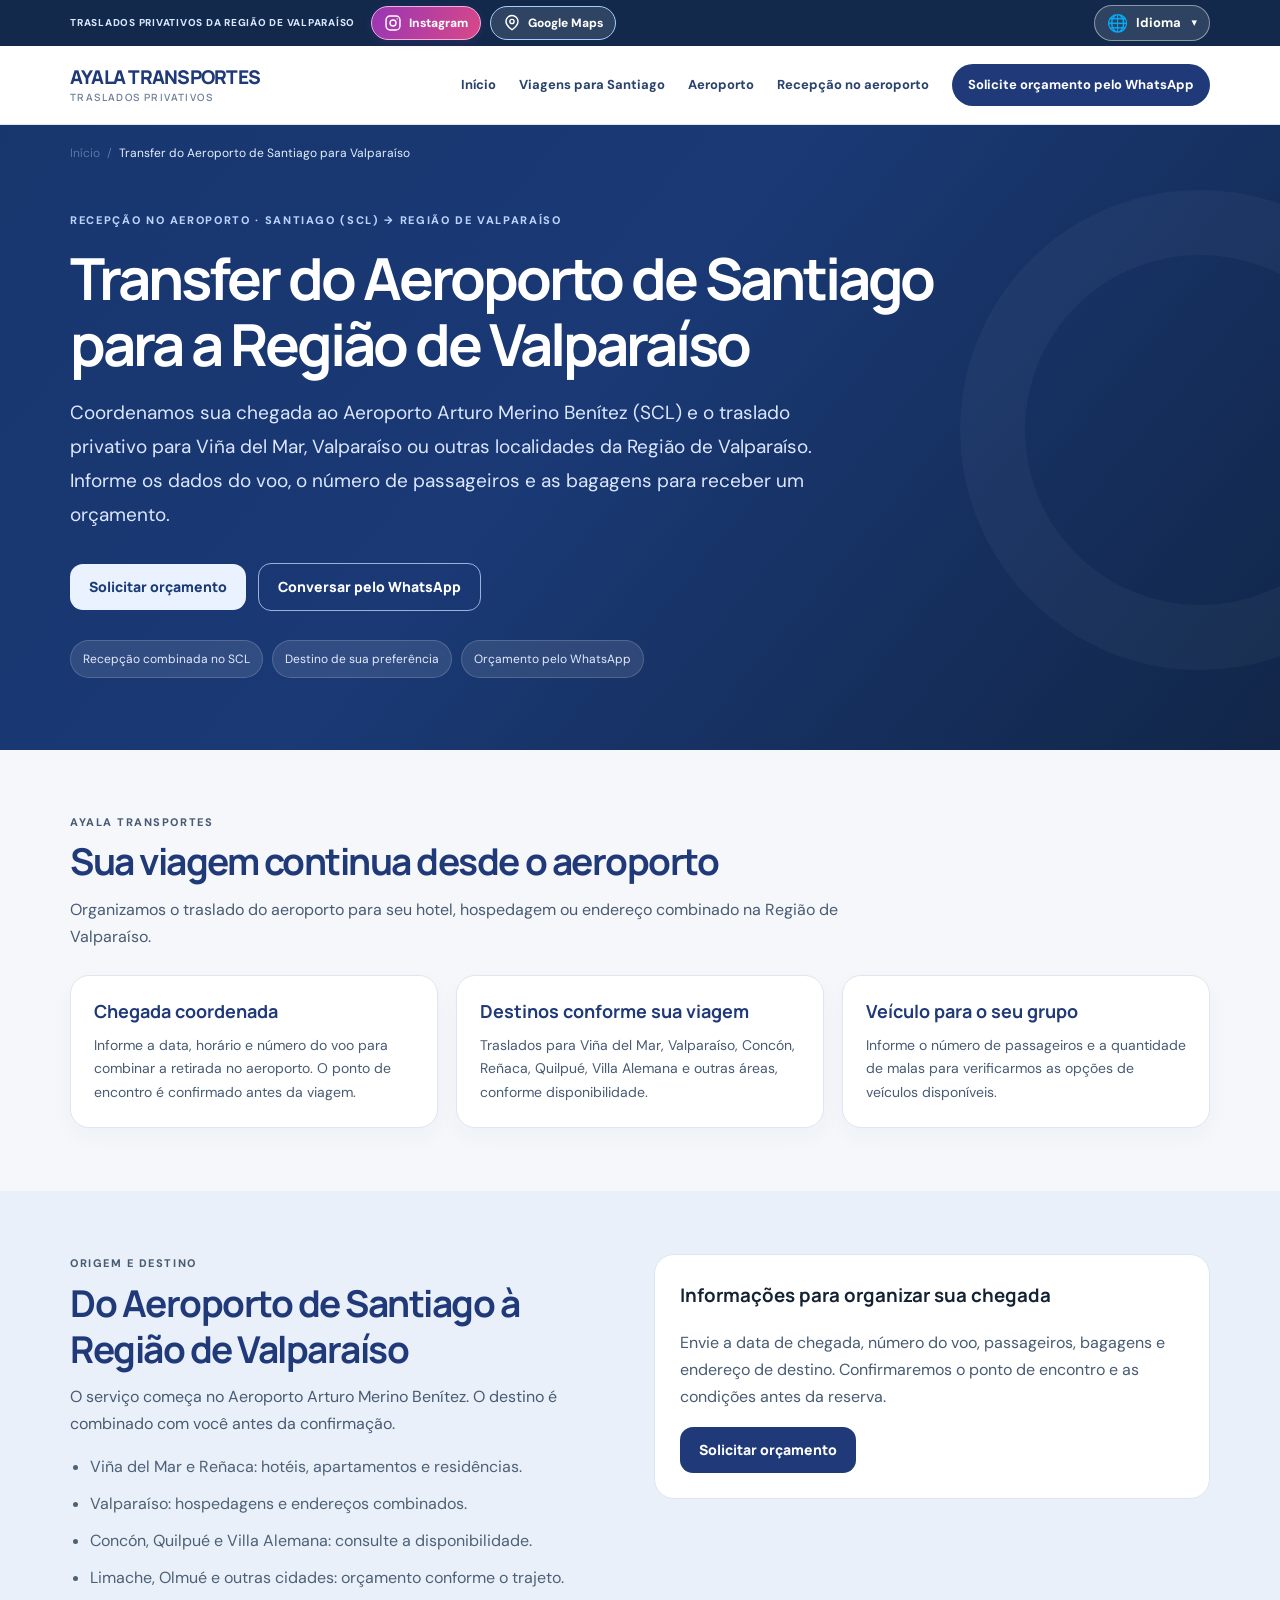
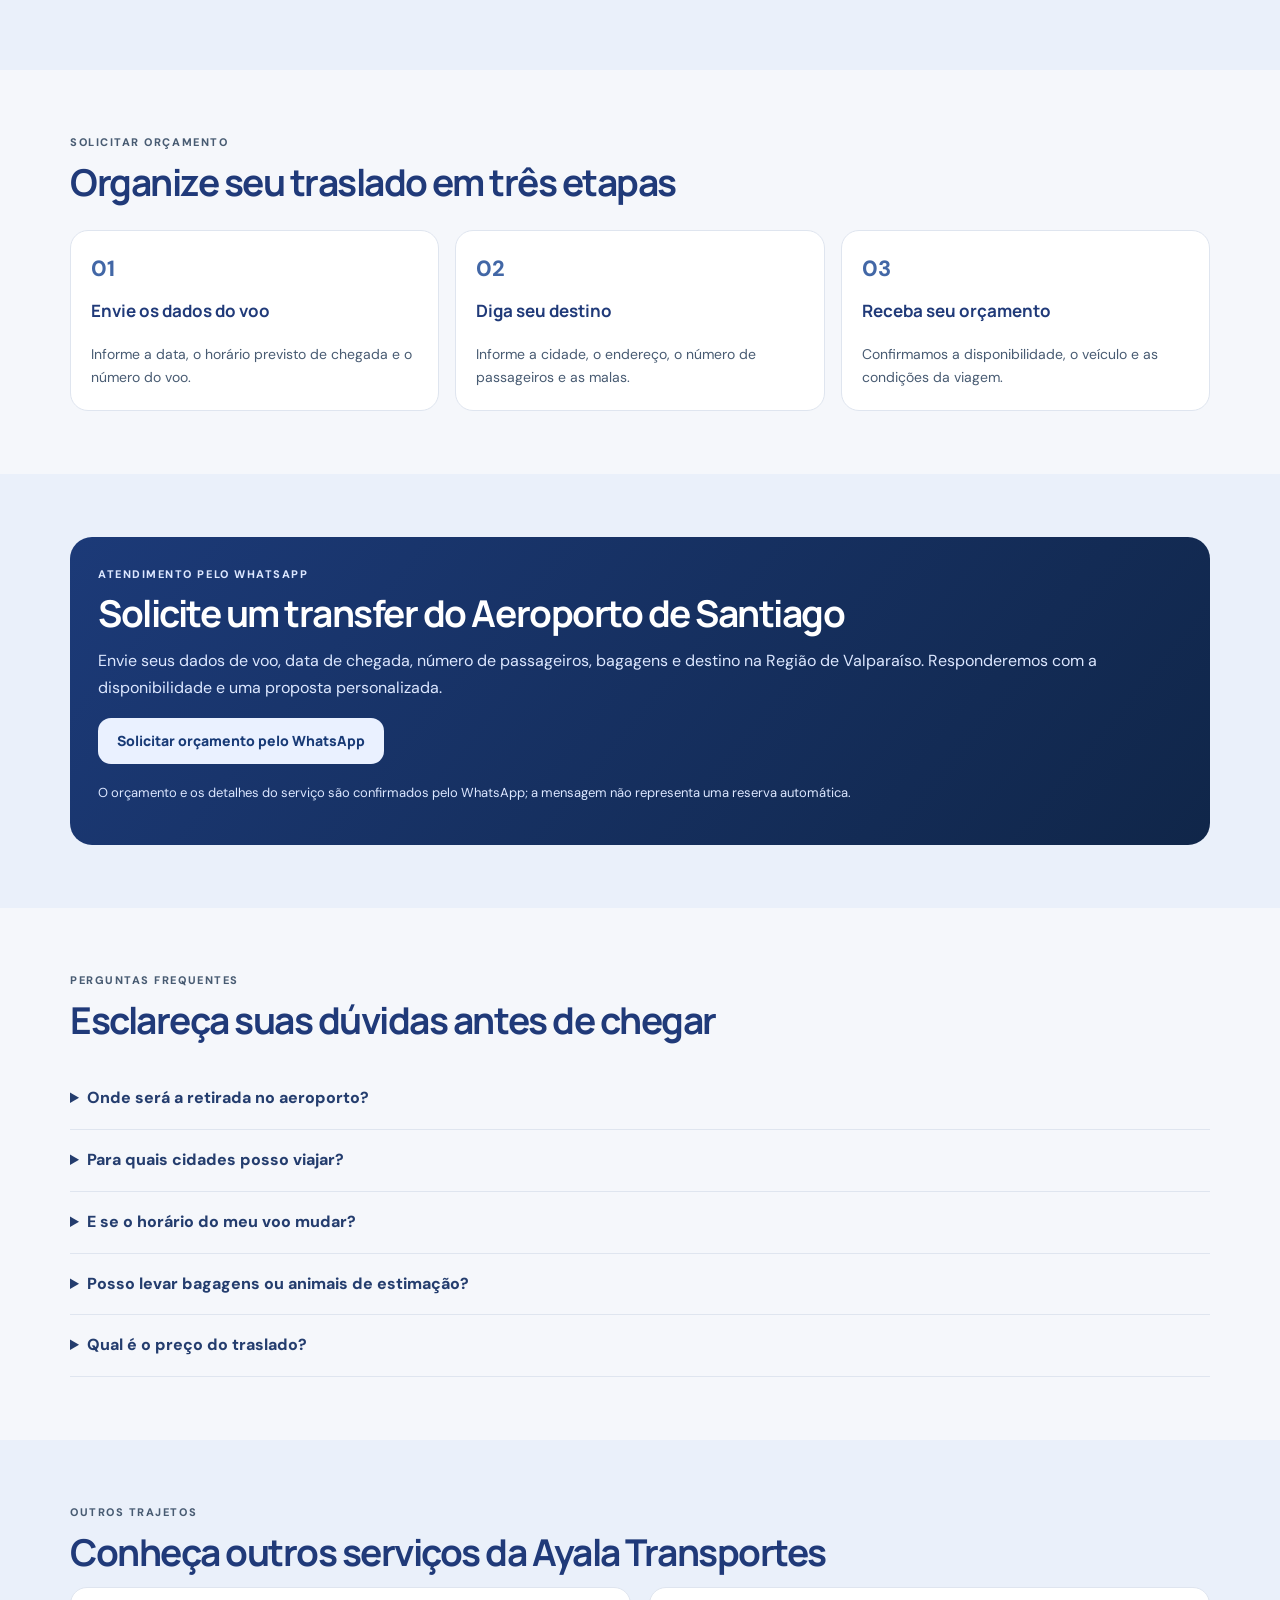
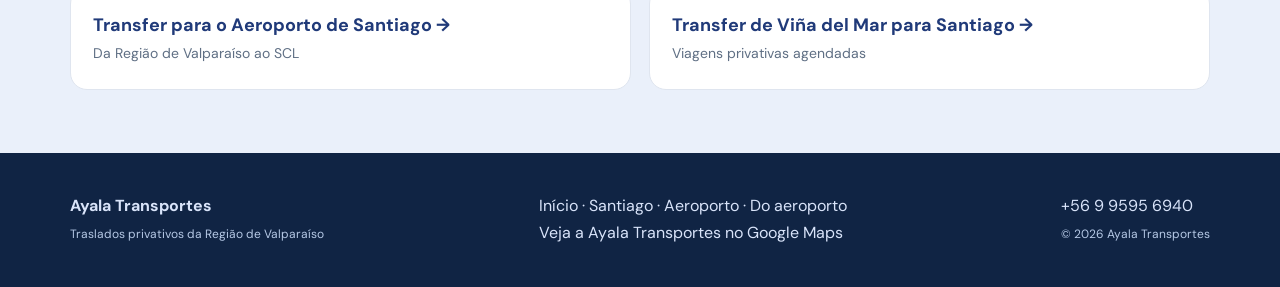
<file: pt/transfer-aeropuerto-santiago-valparaiso/index.html>
<!doctype html>
<!DOCTYPE html>

<html lang="pt-BR">
<head>
<!-- Etiqueta de Google Ads: registra visitas, no conversiones de contacto. -->
<script async="" src="https://www.googletagmanager.com/gtag/js?id=AW-18545505706"></script>
<script>
    window.dataLayer = window.dataLayer || [];
    function gtag(){ window.dataLayer.push(arguments); }
    gtag('js', new Date());
    gtag('config', 'AW-18545505706');
  </script>
<meta charset="utf-8"/>
<meta content="width=device-width,initial-scale=1" name="viewport"/>
<meta content="#203a79" name="theme-color"/>
<title>Transfer do Aeroporto de Santiago para Valparaíso | Ayala Transportes</title>
<meta content="Transfer privativo do Aeroporto de Santiago (SCL) para Viña del Mar, Valparaíso e região. Solicite seu orçamento pelo WhatsApp." name="description"/>
<meta content="index,follow,max-image-preview:large" name="robots"/>
<link href="https://ayalatransportes.cl/pt/transfer-aeropuerto-santiago-valparaiso/" rel="canonical"/>
<meta content="website" property="og:type"/><meta content="pt_BR" property="og:locale"/>
<meta content="Transfer do Aeroporto de Santiago para Valparaíso | Ayala Transportes" property="og:title"/>
<meta content="Transfer privativo do Aeroporto de Santiago (SCL) para Viña del Mar, Valparaíso e região. Solicite seu orçamento pelo WhatsApp." property="og:description"/>
<meta content="https://ayalatransportes.cl/pt/transfer-aeropuerto-santiago-valparaiso/" property="og:url"/>
<link href="https://fonts.googleapis.com" rel="preconnect"/><link crossorigin="" href="https://fonts.gstatic.com" rel="preconnect"/>
<link href="https://fonts.googleapis.com/css2?family=DM+Sans:wght@400;500;600;700&amp;family=Manrope:wght@400;500;600;700;800&amp;display=swap" rel="stylesheet"/>
<link href="/rutas.css" rel="stylesheet"/>
<script type="application/ld+json">{"@context":"https://schema.org","@graph":[{"@type":"WebPage","@id":"https://ayalatransportes.cl/pt/transfer-aeropuerto-santiago-valparaiso/#pagina","url":"https://ayalatransportes.cl/pt/transfer-aeropuerto-santiago-valparaiso/","name":"Transfer do Aeroporto de Santiago para Valparaíso | Ayala Transportes","inLanguage":"pt-BR","description":"Transfer privativo do Aeroporto de Santiago (SCL) para Viña del Mar, Valparaíso e região. Solicite seu orçamento pelo WhatsApp.","isPartOf":{"@id":"https://ayalatransportes.cl/#sitio"},"about":{"@id":"https://ayalatransportes.cl/pt/transfer-aeropuerto-santiago-valparaiso/#servicio"}},{"@type":"BreadcrumbList","@id":"https://ayalatransportes.cl/pt/transfer-aeropuerto-santiago-valparaiso/#migas","itemListElement":[{"@type":"ListItem","position":1,"name":"Início","item":"https://ayalatransportes.cl/pt/"},{"@type":"ListItem","position":2,"name":"Transfer do Aeroporto de Santiago para Valparaíso","item":"https://ayalatransportes.cl/pt/transfer-aeropuerto-santiago-valparaiso/"}]},{"@type":"Service","@id":"https://ayalatransportes.cl/pt/transfer-aeropuerto-santiago-valparaiso/#servicio","name":"Transfer do Aeroporto de Santiago para a Região de Valparaíso","serviceType":"Traslado privativo desde o aeroporto","provider":{"@id":"https://ayalatransportes.cl/#organizacion"},"areaServed":[{"@type":"AdministrativeArea","name":"Región de Valparaíso"},{"@type":"Place","name":"Aeropuerto Arturo Merino Benítez, Santiago"}],"url":"https://ayalatransportes.cl/pt/transfer-aeropuerto-santiago-valparaiso/"}]}</script>
<link href="https://ayalatransportes.cl/transfer-aeropuerto-santiago-valparaiso/" hreflang="es-CL" rel="alternate"/><link href="https://ayalatransportes.cl/en/transfer-aeropuerto-santiago-valparaiso/" hreflang="en" rel="alternate"/><link href="https://ayalatransportes.cl/pt/transfer-aeropuerto-santiago-valparaiso/" hreflang="pt-BR" rel="alternate"/><link href="https://ayalatransportes.cl/transfer-aeropuerto-santiago-valparaiso/" hreflang="x-default" rel="alternate"/><style>
/* Selector de idioma desplegable | Ayala Transportes */
.ay-social-topbar-inner{flex-wrap:nowrap;row-gap:8px}
.ay-lang-switch{display:inline-block;position:relative;flex:0 0 auto;margin-left:auto;white-space:nowrap;z-index:60}
.ay-lang-switch > summary{display:flex;align-items:center;gap:8px;min-height:36px;padding:7px 12px;border:1px solid rgba(255,255,255,.45);border-radius:22px;background:rgba(255,255,255,.12);color:#fff;font-size:13px;font-weight:750;line-height:1.2;cursor:pointer;list-style:none;user-select:none}
.ay-lang-switch > summary::-webkit-details-marker{display:none}
.ay-lang-switch > summary::marker{content:''}
/* Corrección: evita que los estilos generales del FAQ añadan un + verde y una línea bajo el selector */
details.ay-lang-switch{border:0;padding:0}
details.ay-lang-switch > summary::after{content:none;display:none}

.ay-lang-switch > summary:hover{background:rgba(255,255,255,.24)}
.ay-lang-switch[open] > summary{background:#fff;border-color:#fff;color:#16386e}
.ay-lang-switch .ay-lang-globe{font-size:17px;line-height:1}
.ay-lang-switch .ay-lang-chevron{font-size:11px;margin-left:2px;transition:transform .18s ease}
.ay-lang-switch[open] .ay-lang-chevron{transform:rotate(180deg)}
.ay-lang-switch .ay-lang-menu{position:absolute;top:calc(100% + 8px);right:0;z-index:80;display:grid;gap:3px;min-width:183px;padding:7px;border:1px solid #dce4f2;border-radius:14px;background:#fff;box-shadow:0 14px 34px rgba(6,23,55,.23)}
.ay-lang-switch .ay-lang-menu a{display:flex;align-items:center;justify-content:space-between;gap:14px;min-height:40px;padding:9px 12px;border-radius:9px;color:#20395f;font-size:13px;font-weight:650;line-height:1.25;text-decoration:none}
.ay-lang-switch .ay-lang-menu a:hover,.ay-lang-switch .ay-lang-menu a:focus-visible{background:#edf3fe;color:#123b81}
.ay-lang-switch .ay-lang-menu a[aria-current=page]{background:#e6efff;color:#153f8b;font-weight:800}
.ay-lang-switch .ay-lang-menu a[aria-current=page]::after{content:'✓';font-weight:900}
.ay-lang-switch > summary:focus-visible,.ay-lang-switch .ay-lang-menu a:focus-visible{outline:2px solid #81b6ff;outline-offset:2px}
@media(max-width:760px){.ay-social-topbar-inner{display:flex;align-items:center;justify-content:space-between;flex-wrap:nowrap;gap:8px;padding-top:7px;padding-bottom:7px}.ay-social-links{flex:1 1 auto;width:auto;min-width:0;justify-content:flex-start;gap:6px;flex-wrap:nowrap}.ay-lang-switch{margin-left:auto;width:auto;order:0}.ay-lang-switch > summary{min-height:35px;padding:7px 10px;font-size:12px}.ay-lang-switch .ay-lang-menu{min-width:176px}}
@media(max-width:365px){.ay-lang-switch > summary{gap:5px;padding:7px 8px}.ay-lang-switch .ay-lang-globe{font-size:15px}}
</style><style>@media(min-width:761px){.ay-arrival-mobile-whatsapp{display:none}}@media(max-width:760px){body{padding-bottom:82px}.ay-arrival-mobile-whatsapp{position:fixed;bottom:15px;left:16px;right:16px;z-index:110;display:flex;align-items:center;justify-content:center;min-height:58px;padding:12px 18px;border-radius:999px;background:#e6edff;color:#203a79;text-align:center;box-shadow:0 10px 25px rgba(10,20,53,.26);font-weight:800;font-size:15px;text-decoration:none}}</style></head>
<body>
<div aria-label="Links das redes sociais" class="ay-social-topbar">
<div class="container ay-social-topbar-inner">
<span class="ay-social-label">TRASLADOS PRIVATIVOS DA REGIÃO DE VALPARAÍSO</span>
<div class="ay-social-links"><a aria-label="Abrir Instagram da Ayala Transportes" class="ay-social-link ay-social-instagram" href="https://www.instagram.com/ayala_transportes/" rel="noopener noreferrer" target="_blank"><svg aria-hidden="true" fill="none" height="18" stroke="currentColor" stroke-linecap="round" stroke-linejoin="round" stroke-width="1.9" viewbox="0 0 24 24" width="18"><rect height="18.6" rx="5.4" width="18.6" x="2.7" y="2.7"></rect><circle cx="12" cy="12" r="4"></circle><circle cx="17.6" cy="6.5" fill="currentColor" r=".9" stroke="none"></circle></svg><span>Instagram</span></a><a aria-label="Veja a Ayala Transportes no Google Maps" class="ay-social-link ay-social-maps" href="https://maps.app.goo.gl/axDfNc3RGNikcTmc9" rel="noopener noreferrer" target="_blank" title="Abrir Ayala Transportes no Google Maps"><svg aria-hidden="true" fill="none" height="18" stroke="currentColor" stroke-linecap="round" stroke-linejoin="round" stroke-width="1.9" viewbox="0 0 24 24" width="18"><path d="M20 10c0 5.4-8 11-8 11S4 15.4 4 10a8 8 0 1 1 16 0z"></path><circle cx="12" cy="10" r="2.8"></circle></svg><span>Google Maps</span></a></div>
<details class="ay-lang-switch"><summary aria-label="Escolher idioma"><span aria-hidden="true" class="ay-lang-globe">🌐</span><span>Idioma</span><span aria-hidden="true" class="ay-lang-chevron">▾</span></summary><nav aria-label="Escolher idioma" class="ay-lang-menu"><a href="/transfer-aeropuerto-santiago-valparaiso/" lang="es-CL">Español</a><a href="/en/transfer-aeropuerto-santiago-valparaiso/" lang="en">English</a><a aria-current="page" href="/pt/transfer-aeropuerto-santiago-valparaiso/" lang="pt-BR">Português</a></nav></details></div>
</div>
<header class="nav"><div class="container">
<a aria-label="Ayala Transportes, voltar ao início" class="brand" href="/pt/">AYALA TRANSPORTES <span>TRASLADOS PRIVATIVOS</span></a>
<nav aria-label="Menú principal" class="navlinks"><a href="/pt/">Início</a><a href="/pt/transfer-vina-del-mar-santiago/">Viagens para Santiago</a><a href="/pt/transfer-aeropuerto-santiago/">Aeroporto</a><a href="/pt/transfer-aeropuerto-santiago-valparaiso/">Recepção no aeroporto</a><a class="navcta" href="https://wa.me/56995956940?text=Ol%C3%A1%2C%20Ayala%20Transportes.%20Gostaria%20de%20um%20or%C3%A7amento%20para%20um%20traslado%20privativo%20do%20Aeroporto%20Arturo%20Merino%20Ben%C3%ADtez%20%28SCL%29%20para%20a%20Regi%C3%A3o%20de%20Valpara%C3%ADso.%20Minha%20data%2C%20voo%2C%20destino%20e%20quantidade%20de%20passageiros%20s%C3%A3o%3A" rel="noopener noreferrer" target="_blank">Solicite orçamento pelo WhatsApp</a></nav>
</div></header>
<main>
<section class="hero"><div class="container">
<nav aria-label="Navegação" class="breadcrumbs"><a href="/pt/">Início</a> / <span aria-current="page">Transfer do Aeroporto de Santiago para Valparaíso</span></nav>
<div class="hero-content"><p class="overline">Recepção no aeroporto · Santiago (SCL) → Região de Valparaíso</p>
<h1>Transfer do Aeroporto de Santiago para a Região de Valparaíso</h1><p class="lead">Coordenamos sua chegada ao Aeroporto Arturo Merino Benítez (SCL) e o traslado privativo para Viña del Mar, Valparaíso ou outras localidades da Região de Valparaíso. Informe os dados do voo, o número de passageiros e as bagagens para receber um orçamento.</p>
<div class="actions"><a class="btn btn-primary" href="#cotizar">Solicitar orçamento</a><a class="btn btn-ghost" href="https://wa.me/56995956940?text=Ol%C3%A1%2C%20Ayala%20Transportes.%20Gostaria%20de%20um%20or%C3%A7amento%20para%20um%20traslado%20privativo%20do%20Aeroporto%20Arturo%20Merino%20Ben%C3%ADtez%20%28SCL%29%20para%20a%20Regi%C3%A3o%20de%20Valpara%C3%ADso.%20Minha%20data%2C%20voo%2C%20destino%20e%20quantidade%20de%20passageiros%20s%C3%A3o%3A" rel="noopener noreferrer" target="_blank">Conversar pelo WhatsApp</a></div>
<div class="pillrow"><span>Recepção combinada no SCL</span><span>Destino de sua preferência</span><span>Orçamento pelo WhatsApp</span></div></div></div></section>
<section class="section" id="servicio"><div class="container"><div class="section-head"><p class="eyebrow">Ayala Transportes</p><h2>Sua viagem continua desde o aeroporto</h2><p>Organizamos o traslado do aeroporto para seu hotel, hospedagem ou endereço combinado na Região de Valparaíso.</p></div><div class="cards"><article class="card"><h3>Chegada coordenada</h3><p>Informe a data, horário e número do voo para combinar a retirada no aeroporto. O ponto de encontro é confirmado antes da viagem.</p></article><article class="card"><h3>Destinos conforme sua viagem</h3><p>Traslados para Viña del Mar, Valparaíso, Concón, Reñaca, Quilpué, Villa Alemana e outras áreas, conforme disponibilidade.</p></article><article class="card"><h3>Veículo para o seu grupo</h3><p>Informe o número de passageiros e a quantidade de malas para verificarmos as opções de veículos disponíveis.</p></article></div></div></section>
<section class="section soft" id="cobertura"><div class="container two-cols"><div><p class="eyebrow">Origem e destino</p><h2>Do Aeroporto de Santiago à Região de Valparaíso</h2><p>O serviço começa no Aeroporto Arturo Merino Benítez. O destino é combinado com você antes da confirmação.</p><ul class="detail-list"><li>Viña del Mar e Reñaca: hotéis, apartamentos e residências.</li><li>Valparaíso: hospedagens e endereços combinados.</li><li>Concón, Quilpué e Villa Alemana: consulte a disponibilidade.</li><li>Limache, Olmué e outras cidades: orçamento conforme o trajeto.</li></ul></div><aside class="subtle-panel"><h3>Informações para organizar sua chegada</h3><p>Envie a data de chegada, número do voo, passageiros, bagagens e endereço de destino. Confirmaremos o ponto de encontro e as condições antes da reserva.</p><a class="btn" href="#cotizar" style="background:#203a79;color:#fff">Solicitar orçamento</a></aside></div></section>
<section class="section"><div class="container"><div class="section-head"><p class="eyebrow">Solicitar orçamento</p><h2>Organize seu traslado em três etapas</h2></div><div class="route-steps"><div class="route-step"><h3>Envie os dados do voo</h3><p>Informe a data, o horário previsto de chegada e o número do voo.</p></div><div class="route-step"><h3>Diga seu destino</h3><p>Informe a cidade, o endereço, o número de passageiros e as malas.</p></div><div class="route-step"><h3>Receba seu orçamento</h3><p>Confirmamos a disponibilidade, o veículo e as condições da viagem.</p></div></div></div></section>
<section class="section soft" id="cotizar"><div class="container"><div class="quote"><p class="eyebrow">Atendimento pelo WhatsApp</p><h2>Solicite um transfer do Aeroporto de Santiago</h2><p>Envie seus dados de voo, data de chegada, número de passageiros, bagagens e destino na Região de Valparaíso. Responderemos com a disponibilidade e uma proposta personalizada.</p><a class="btn btn-primary" href="https://wa.me/56995956940?text=Ol%C3%A1%2C%20Ayala%20Transportes.%20Gostaria%20de%20um%20or%C3%A7amento%20para%20um%20traslado%20privativo%20do%20Aeroporto%20Arturo%20Merino%20Ben%C3%ADtez%20%28SCL%29%20para%20a%20Regi%C3%A3o%20de%20Valpara%C3%ADso.%20Minha%20data%2C%20voo%2C%20destino%20e%20quantidade%20de%20passageiros%20s%C3%A3o%3A" rel="noopener noreferrer" target="_blank">Solicitar orçamento pelo WhatsApp</a><p style="font-size:13px;margin-top:18px">O orçamento e os detalhes do serviço são confirmados pelo WhatsApp; a mensagem não representa uma reserva automática.</p></div></div></section>
<section class="section"><div class="container"><div class="section-head"><p class="eyebrow">Perguntas frequentes</p><h2>Esclareça suas dúvidas antes de chegar</h2></div><div class="faqs"><details><summary>Onde será a retirada no aeroporto?</summary><p>O ponto de encontro no Aeroporto Arturo Merino Benítez (SCL) é combinado e confirmado antes da viagem.</p></details><details><summary>Para quais cidades posso viajar?</summary><p>Consulte traslados para Viña del Mar, Valparaíso, Reñaca, Concón, Quilpué, Villa Alemana, Limache, Olmué e outros destinos, conforme disponibilidade.</p></details><details><summary>E se o horário do meu voo mudar?</summary><p>Avise-nos o mais cedo possível. Verificaremos a possibilidade de ajustar a retirada conforme a disponibilidade e as condições acordadas.</p></details><details><summary>Posso levar bagagens ou animais de estimação?</summary><p>Informe as malas e os animais de estimação no orçamento para confirmarmos a capacidade do veículo e as condições.</p></details><details><summary>Qual é o preço do traslado?</summary><p>O valor depende do destino, da data, do horário, dos passageiros, das bagagens e do veículo disponível. Solicite um orçamento personalizado.</p></details></div></div></section>
<section class="section soft"><div class="container"><p class="eyebrow">Outros trajetos</p><h2>Conheça outros serviços da Ayala Transportes</h2><div class="related"><a href="/pt/transfer-aeropuerto-santiago/"><strong>Transfer para o Aeroporto de Santiago →</strong><span>Da Região de Valparaíso ao SCL</span></a><a href="/pt/transfer-vina-del-mar-santiago/"><strong>Transfer de Viña del Mar para Santiago →</strong><span>Viagens privativas agendadas</span></a></div></div></section>
</main>
<a class="ay-arrival-mobile-whatsapp" href="https://wa.me/56995956940?text=Ol%C3%A1%2C%20Ayala%20Transportes.%20Gostaria%20de%20um%20or%C3%A7amento%20para%20um%20traslado%20privativo%20do%20Aeroporto%20Arturo%20Merino%20Ben%C3%ADtez%20%28SCL%29%20para%20a%20Regi%C3%A3o%20de%20Valpara%C3%ADso.%20Minha%20data%2C%20voo%2C%20destino%20e%20quantidade%20de%20passageiros%20s%C3%A3o%3A" rel="noopener noreferrer" target="_blank">Solicitar orçamento pelo WhatsApp  →</a><footer class="footer"><div class="container footergrid"><div><strong>Ayala Transportes</strong><br/><small>Traslados privativos da Região de Valparaíso</small></div><div><a href="/pt/">Início</a> · <a href="/pt/transfer-vina-del-mar-santiago/">Santiago</a> · <a href="/pt/transfer-aeropuerto-santiago/">Aeroporto</a> · <a href="/pt/transfer-aeropuerto-santiago-valparaiso/">Do aeroporto</a><br/><a href="https://maps.app.goo.gl/axDfNc3RGNikcTmc9" rel="noopener noreferrer" target="_blank">Veja a Ayala Transportes no Google Maps</a></div><div><a href="https://wa.me/56995956940?text=Ol%C3%A1%2C%20Ayala%20Transportes.%20Gostaria%20de%20um%20or%C3%A7amento%20para%20um%20traslado%20privativo%20do%20Aeroporto%20Arturo%20Merino%20Ben%C3%ADtez%20%28SCL%29%20para%20a%20Regi%C3%A3o%20de%20Valpara%C3%ADso.%20Minha%20data%2C%20voo%2C%20destino%20e%20quantidade%20de%20passageiros%20s%C3%A3o%3A" rel="noopener noreferrer" target="_blank">+56 9 9595 6940</a><br/><small>© 2026 Ayala Transportes</small></div></div></footer>
<script>
  // Conversión "Contacto" de Google Ads: solo tras pulsar un enlace de WhatsApp.
  // No registra conversiones por visitar o recargar esta página.
  document.addEventListener('click', function (event) {
    if (!(event.target instanceof Element)) return;
    const enlace = event.target.closest('a[href]');
    if (!enlace) return;
    try {
      const destino = new URL(enlace.href, document.baseURI);
      if (['wa.me', 'api.whatsapp.com', 'web.whatsapp.com'].includes(destino.hostname)
          && typeof window.gtag === 'function') {
        window.gtag('event', 'conversion', {
          send_to: 'AW-18545505706/CJatCOCPvrMdEKrrl4tF'
        });
      }
    } catch (_) {
      // Enlaces con URL no válida: no se registra conversión.
    }
  });
</script>
</body></html>
</file>
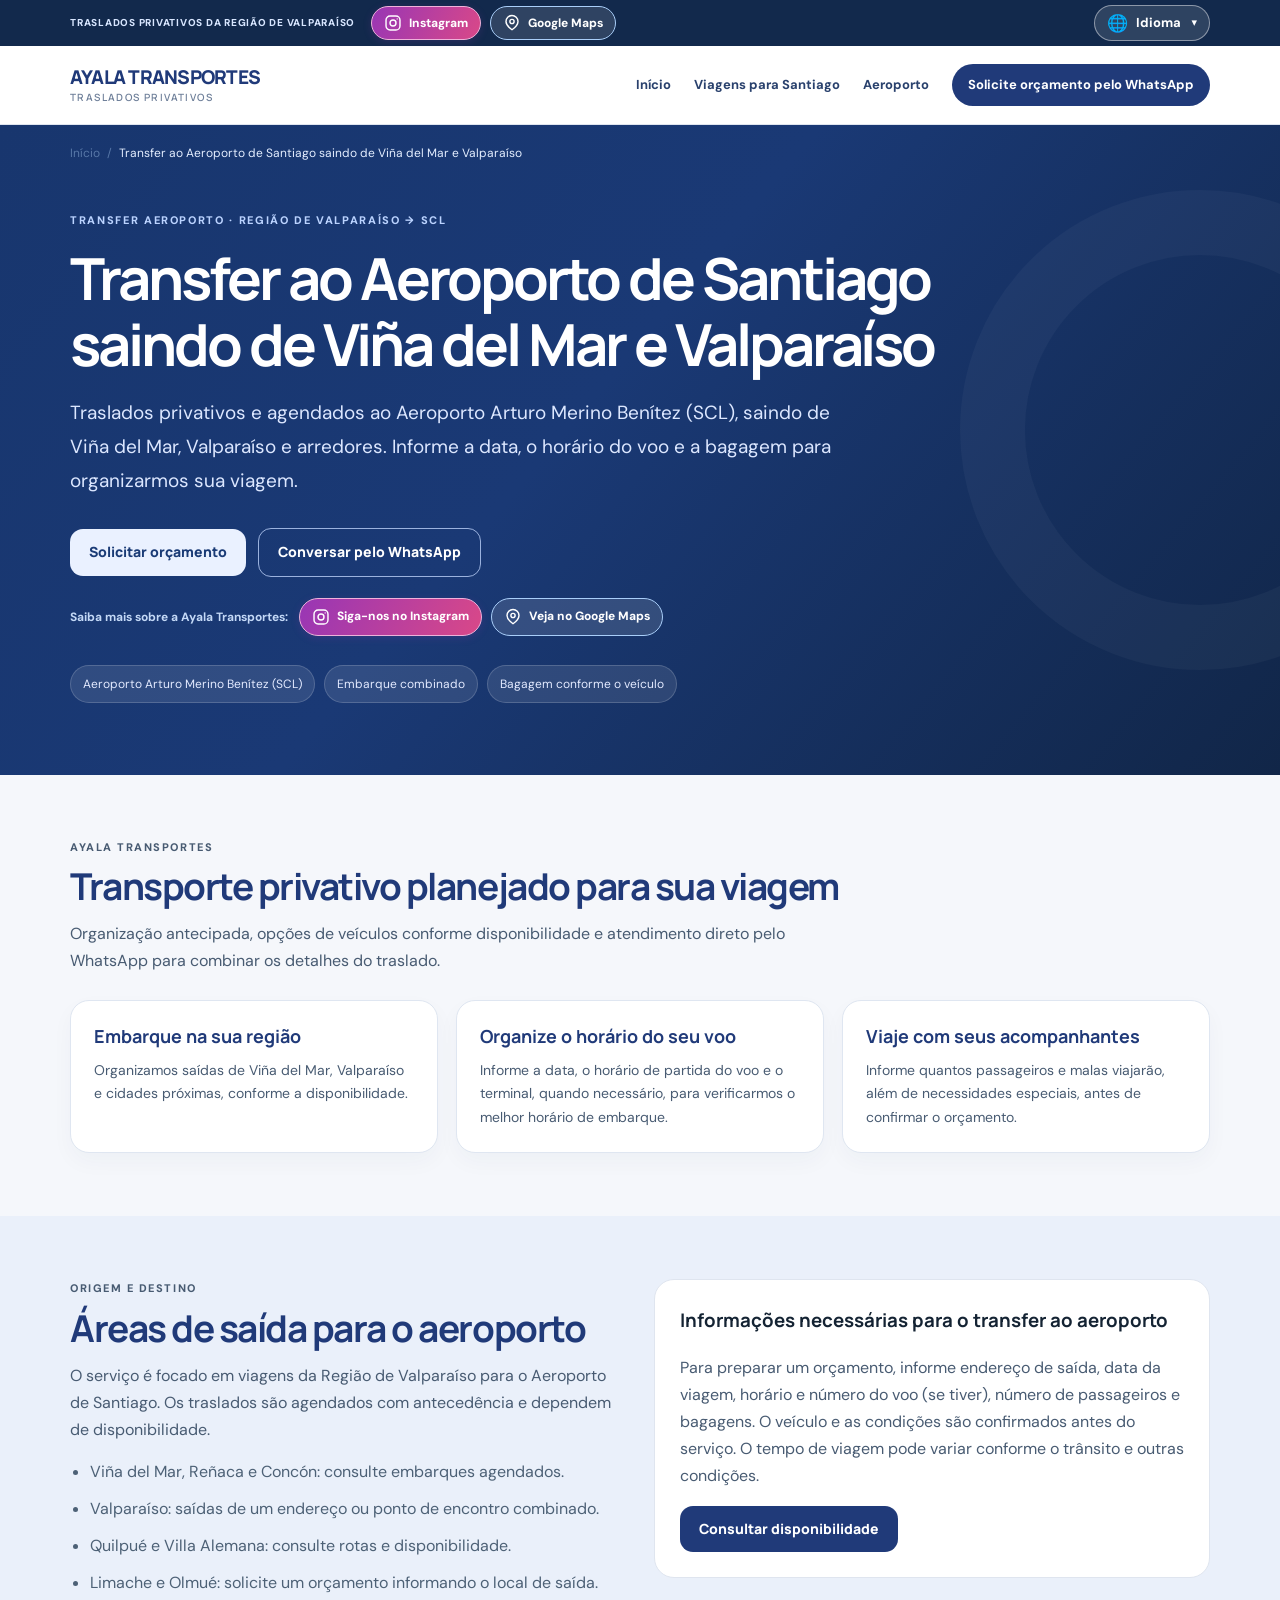
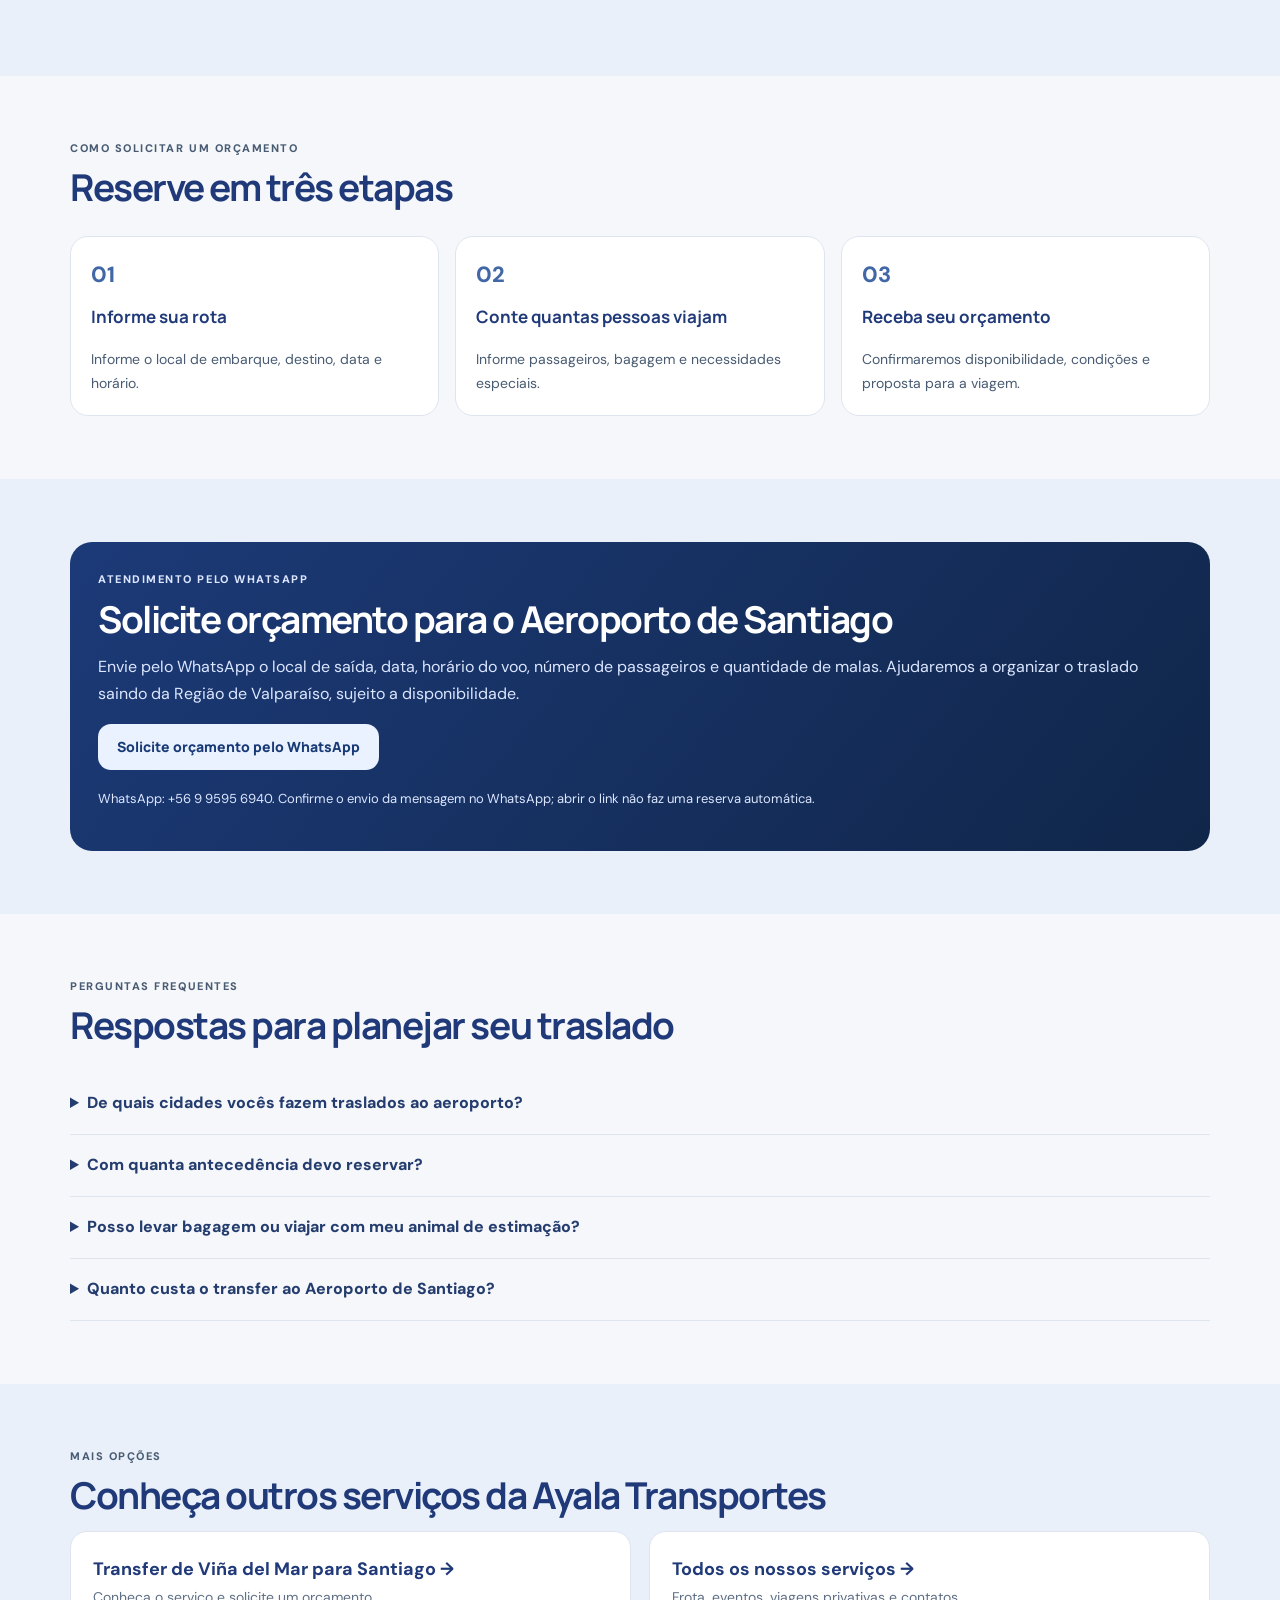
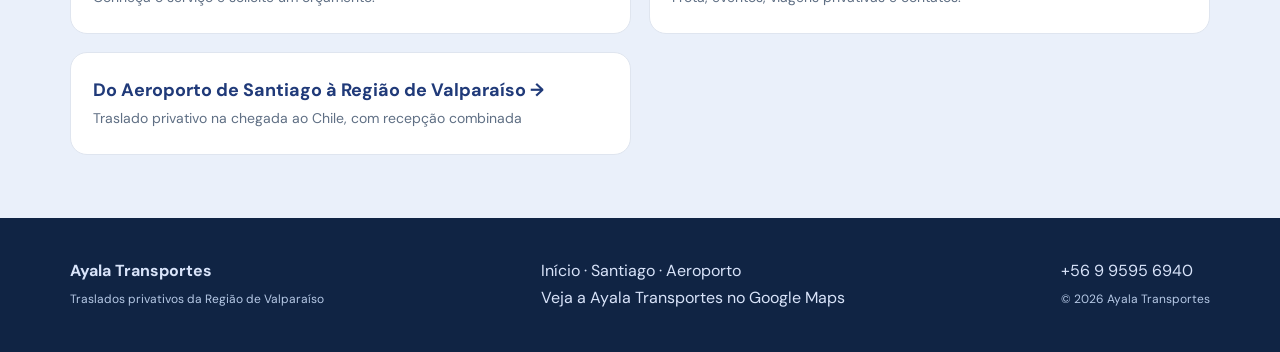
<file: pt/transfer-aeropuerto-santiago/index.html>
<!DOCTYPE html>

<html lang="pt-BR">
<head>
<!-- Etiqueta de Google Ads: registra visitas, no conversiones de contacto. -->
<script async="" src="https://www.googletagmanager.com/gtag/js?id=AW-18545505706"></script>
<script>
    window.dataLayer = window.dataLayer || [];
    function gtag(){ window.dataLayer.push(arguments); }
    gtag('js', new Date());
    gtag('config', 'AW-18545505706');
  </script>
<meta charset="utf-8"/>
<meta content="width=device-width,initial-scale=1" name="viewport"/>
<meta content="#203a79" name="theme-color"/>
<title>Transfer ao Aeroporto de Santiago saindo de Viña del Mar | Ayala Transportes</title>
<meta content="Traslados privativos ao Aeroporto de Santiago (SCL), saindo de Viña del Mar, Valparaíso e arredores. Solicite orçamento pelo WhatsApp." name="description"/>
<meta content="index,follow,max-image-preview:large" name="robots"/>
<link href="https://ayalatransportes.cl/pt/transfer-aeropuerto-santiago/" rel="canonical"/>
<meta content="website" property="og:type"/><meta content="pt_BR" property="og:locale"/>
<meta content="Transfer ao Aeroporto de Santiago saindo de Viña del Mar | Ayala Transportes" property="og:title"/>
<meta content="Traslados privativos ao Aeroporto de Santiago (SCL), saindo de Viña del Mar, Valparaíso e arredores. Solicite orçamento pelo WhatsApp." property="og:description"/>
<meta content="https://ayalatransportes.cl/pt/transfer-aeropuerto-santiago/" property="og:url"/>
<link href="https://fonts.googleapis.com" rel="preconnect"/><link crossorigin="" href="https://fonts.gstatic.com" rel="preconnect"/>
<link href="https://fonts.googleapis.com/css2?family=DM+Sans:wght@400;500;600;700&amp;family=Manrope:wght@400;500;600;700;800&amp;display=swap" rel="stylesheet"/>
<link href="/rutas.css" rel="stylesheet"/>
<script type="application/ld+json">{"@context":"https://schema.org","@graph":[{"@type":"WebPage","@id":"https://ayalatransportes.cl/pt/transfer-aeropuerto-santiago/#pagina","url":"https://ayalatransportes.cl/pt/transfer-aeropuerto-santiago/","name":"Transfer ao Aeroporto de Santiago saindo de Viña del Mar | Ayala Transportes","inLanguage":"pt-BR","description":"Traslados privativos ao Aeroporto de Santiago (SCL), saindo de Viña del Mar, Valparaíso e arredores. Solicite orçamento pelo WhatsApp.","isPartOf":{"@id":"https://ayalatransportes.cl/pt/#sitio"},"about":{"@id":"https://ayalatransportes.cl/pt/transfer-aeropuerto-santiago/#servicio"}},{"@type":"BreadcrumbList","@id":"https://ayalatransportes.cl/pt/transfer-aeropuerto-santiago/#migas","itemListElement":[{"@type":"ListItem","position":1,"name":"Início","item":"https://ayalatransportes.cl/pt/"},{"@type":"ListItem","position":2,"name":"Transfer ao Aeroporto de Santiago","item":"https://ayalatransportes.cl/pt/transfer-aeropuerto-santiago/"}]},{"@type":"Service","@id":"https://ayalatransportes.cl/pt/transfer-aeropuerto-santiago/#servicio","name":"Transfer privativo da Região de Valparaíso ao Aeroporto de Santiago","serviceType":"Transporte privativo de passageiros","provider":{"@id":"https://ayalatransportes.cl/#organizacion"},"areaServed":{"@type":"AdministrativeArea","name":"Región de Valparaíso"},"url":"https://ayalatransportes.cl/pt/transfer-aeropuerto-santiago/"}]}</script>
<link href="https://ayalatransportes.cl/transfer-aeropuerto-santiago/" hreflang="es-CL" rel="alternate"/><link href="https://ayalatransportes.cl/en/transfer-aeropuerto-santiago/" hreflang="en" rel="alternate"/><link href="https://ayalatransportes.cl/pt/transfer-aeropuerto-santiago/" hreflang="pt-BR" rel="alternate"/><link href="https://ayalatransportes.cl/transfer-aeropuerto-santiago/" hreflang="x-default" rel="alternate"/><style>
/* Selector de idioma desplegable | Ayala Transportes */
.ay-social-topbar-inner{flex-wrap:nowrap;row-gap:8px}
.ay-lang-switch{display:inline-block;position:relative;flex:0 0 auto;margin-left:auto;white-space:nowrap;z-index:60}
.ay-lang-switch > summary{display:flex;align-items:center;gap:8px;min-height:36px;padding:7px 12px;border:1px solid rgba(255,255,255,.45);border-radius:22px;background:rgba(255,255,255,.12);color:#fff;font-size:13px;font-weight:750;line-height:1.2;cursor:pointer;list-style:none;user-select:none}
.ay-lang-switch > summary::-webkit-details-marker{display:none}
.ay-lang-switch > summary::marker{content:''}
/* Corrección: evita que los estilos generales del FAQ añadan un + verde y una línea bajo el selector */
details.ay-lang-switch{border:0;padding:0}
details.ay-lang-switch > summary::after{content:none;display:none}

.ay-lang-switch > summary:hover{background:rgba(255,255,255,.24)}
.ay-lang-switch[open] > summary{background:#fff;border-color:#fff;color:#16386e}
.ay-lang-switch .ay-lang-globe{font-size:17px;line-height:1}
.ay-lang-switch .ay-lang-chevron{font-size:11px;margin-left:2px;transition:transform .18s ease}
.ay-lang-switch[open] .ay-lang-chevron{transform:rotate(180deg)}
.ay-lang-switch .ay-lang-menu{position:absolute;top:calc(100% + 8px);right:0;z-index:80;display:grid;gap:3px;min-width:183px;padding:7px;border:1px solid #dce4f2;border-radius:14px;background:#fff;box-shadow:0 14px 34px rgba(6,23,55,.23)}
.ay-lang-switch .ay-lang-menu a{display:flex;align-items:center;justify-content:space-between;gap:14px;min-height:40px;padding:9px 12px;border-radius:9px;color:#20395f;font-size:13px;font-weight:650;line-height:1.25;text-decoration:none}
.ay-lang-switch .ay-lang-menu a:hover,.ay-lang-switch .ay-lang-menu a:focus-visible{background:#edf3fe;color:#123b81}
.ay-lang-switch .ay-lang-menu a[aria-current=page]{background:#e6efff;color:#153f8b;font-weight:800}
.ay-lang-switch .ay-lang-menu a[aria-current=page]::after{content:'✓';font-weight:900}
.ay-lang-switch > summary:focus-visible,.ay-lang-switch .ay-lang-menu a:focus-visible{outline:2px solid #81b6ff;outline-offset:2px}
@media(max-width:760px){.ay-social-topbar-inner{display:flex;align-items:center;justify-content:space-between;flex-wrap:nowrap;gap:8px;padding-top:7px;padding-bottom:7px}.ay-social-links{flex:1 1 auto;width:auto;min-width:0;justify-content:flex-start;gap:6px;flex-wrap:nowrap}.ay-lang-switch{margin-left:auto;width:auto;order:0}.ay-lang-switch > summary{min-height:35px;padding:7px 10px;font-size:12px}.ay-lang-switch .ay-lang-menu{min-width:176px}}
@media(max-width:365px){.ay-lang-switch > summary{gap:5px;padding:7px 8px}.ay-lang-switch .ay-lang-globe{font-size:15px}}
</style></head>
<body>
<div aria-label="Links das redes sociais" class="ay-social-topbar">
<div class="container ay-social-topbar-inner">
<span class="ay-social-label">TRASLADOS PRIVATIVOS DA REGIÃO DE VALPARAÍSO</span>
<div class="ay-social-links"><a aria-label="Abrir Instagram da Ayala Transportes" class="ay-social-link ay-social-instagram" href="https://www.instagram.com/ayala_transportes/" rel="noopener noreferrer" target="_blank"><svg aria-hidden="true" fill="none" height="18" stroke="currentColor" stroke-linecap="round" stroke-linejoin="round" stroke-width="1.9" viewbox="0 0 24 24" width="18"><rect height="18.6" rx="5.4" width="18.6" x="2.7" y="2.7"></rect><circle cx="12" cy="12" r="4"></circle><circle cx="17.6" cy="6.5" fill="currentColor" r=".9" stroke="none"></circle></svg><span>Instagram</span></a><a aria-label="Veja a Ayala Transportes no Google Maps" class="ay-social-link ay-social-maps" href="https://maps.app.goo.gl/axDfNc3RGNikcTmc9" rel="noopener noreferrer" target="_blank" title="Abrir Ayala Transportes no Google Maps"><svg aria-hidden="true" fill="none" height="18" stroke="currentColor" stroke-linecap="round" stroke-linejoin="round" stroke-width="1.9" viewbox="0 0 24 24" width="18"><path d="M20 10c0 5.4-8 11-8 11S4 15.4 4 10a8 8 0 1 1 16 0z"></path><circle cx="12" cy="10" r="2.8"></circle></svg><span>Google Maps</span></a></div>
<details class="ay-lang-switch"><summary aria-label="Escolher idioma"><span aria-hidden="true" class="ay-lang-globe">🌐</span><span>Idioma</span><span aria-hidden="true" class="ay-lang-chevron">▾</span></summary><nav aria-label="Escolher idioma" class="ay-lang-menu"><a href="/transfer-aeropuerto-santiago/" lang="es-CL">Español</a><a href="/en/transfer-aeropuerto-santiago/" lang="en">English</a><a aria-current="page" href="/pt/transfer-aeropuerto-santiago/" lang="pt-BR">Português</a></nav></details></div>
</div>
<header class="nav"><div class="container">
<a aria-label="Ayala Transportes, voltar ao início" class="brand" href="/pt/">AYALA TRANSPORTES <span>TRASLADOS PRIVATIVOS</span></a>
<nav aria-label="Menú principal" class="navlinks"><a href="/pt/">Início</a><a href="/pt/transfer-vina-del-mar-santiago/">Viagens para Santiago</a><a href="/pt/transfer-aeropuerto-santiago/">Aeroporto</a><a class="navcta" href="https://wa.me/56995956940?text=Ol%C3%A1%2C%20Ayala%20Transportes.%20Gostaria%20de%20solicitar%20um%20or%C3%A7amento%20para%20um%20transfer%20da%20Regi%C3%A3o%20de%20Valpara%C3%ADso%20ao%20Aeroporto%20de%20Santiago." rel="noopener noreferrer" target="_blank">Solicite orçamento pelo WhatsApp</a></nav>
</div></header>
<main>
<section class="hero"><div class="container">
<nav aria-label="Ruta de navegación" class="breadcrumbs"><a href="/pt/">Início</a> / <span aria-current="page">Transfer ao Aeroporto de Santiago saindo de Viña del Mar e Valparaíso</span></nav>
<div class="hero-content"><p class="overline">Transfer aeroporto · Região de Valparaíso → SCL</p>
<h1>Transfer ao Aeroporto de Santiago saindo de Viña del Mar e Valparaíso</h1><p class="lead">Traslados privativos e agendados ao Aeroporto Arturo Merino Benítez (SCL), saindo de Viña del Mar, Valparaíso e arredores. Informe a data, o horário do voo e a bagagem para organizarmos sua viagem.</p>
<div class="actions"><a class="btn btn-primary" href="#cotizar">Solicitar orçamento</a><a class="btn btn-ghost" href="https://wa.me/56995956940?text=Ol%C3%A1%2C%20Ayala%20Transportes.%20Gostaria%20de%20solicitar%20um%20or%C3%A7amento%20para%20um%20transfer%20da%20Regi%C3%A3o%20de%20Valpara%C3%ADso%20ao%20Aeroporto%20de%20Santiago." rel="noopener noreferrer" target="_blank">Conversar pelo WhatsApp</a></div>
<div aria-label="Redes sociais e Google Maps" class="ay-social-hero"><span class="ay-social-hero-label">Saiba mais sobre a Ayala Transportes:</span><a aria-label="Abrir Instagram da Ayala Transportes" class="ay-social-link ay-social-instagram" href="https://www.instagram.com/ayala_transportes/" rel="noopener noreferrer" target="_blank"><svg aria-hidden="true" fill="none" height="18" stroke="currentColor" stroke-linecap="round" stroke-linejoin="round" stroke-width="1.9" viewbox="0 0 24 24" width="18"><rect height="18.6" rx="5.4" width="18.6" x="2.7" y="2.7"></rect><circle cx="12" cy="12" r="4"></circle><circle cx="17.6" cy="6.5" fill="currentColor" r=".9" stroke="none"></circle></svg><span>Siga-nos no Instagram</span></a><a aria-label="Veja a Ayala Transportes no Google Maps" class="ay-social-link ay-social-maps" href="https://maps.app.goo.gl/axDfNc3RGNikcTmc9" rel="noopener noreferrer" target="_blank" title="Abrir Ayala Transportes no Google Maps"><svg aria-hidden="true" fill="none" height="18" stroke="currentColor" stroke-linecap="round" stroke-linejoin="round" stroke-width="1.9" viewbox="0 0 24 24" width="18"><path d="M20 10c0 5.4-8 11-8 11S4 15.4 4 10a8 8 0 1 1 16 0z"></path><circle cx="12" cy="10" r="2.8"></circle></svg><span>Veja no Google Maps</span></a></div>
<div class="pillrow"><span>Aeroporto Arturo Merino Benítez (SCL)</span><span>Embarque combinado</span><span>Bagagem conforme o veículo</span></div></div></div></section>
<section class="section" id="servicio"><div class="container"><div class="section-head"><p class="eyebrow">Ayala Transportes</p><h2>Transporte privativo planejado para sua viagem</h2><p>Organização antecipada, opções de veículos conforme disponibilidade e atendimento direto pelo WhatsApp para combinar os detalhes do traslado.</p></div><div class="cards"><article class="card"><h3>Embarque na sua região</h3><p>Organizamos saídas de Viña del Mar, Valparaíso e cidades próximas, conforme a disponibilidade.</p></article><article class="card"><h3>Organize o horário do seu voo</h3><p>Informe a data, o horário de partida do voo e o terminal, quando necessário, para verificarmos o melhor horário de embarque.</p></article><article class="card"><h3>Viaje com seus acompanhantes</h3><p>Informe quantos passageiros e malas viajarão, além de necessidades especiais, antes de confirmar o orçamento.</p></article></div></div></section>
<section class="section soft" id="cobertura"><div class="container two-cols"><div><p class="eyebrow">Origem e destino</p><h2>Áreas de saída para o aeroporto</h2><p>O serviço é focado em viagens da Região de Valparaíso para o Aeroporto de Santiago. Os traslados são agendados com antecedência e dependem de disponibilidade.</p><ul class="detail-list"><li>Viña del Mar, Reñaca e Concón: consulte embarques agendados.</li><li>Valparaíso: saídas de um endereço ou ponto de encontro combinado.</li><li>Quilpué e Villa Alemana: consulte rotas e disponibilidade.</li><li>Limache e Olmué: solicite um orçamento informando o local de saída.</li></ul></div><aside class="subtle-panel"><h3>Informações necessárias para o transfer ao aeroporto</h3><p>Para preparar um orçamento, informe endereço de saída, data da viagem, horário e número do voo (se tiver), número de passageiros e bagagens. O veículo e as condições são confirmados antes do serviço. O tempo de viagem pode variar conforme o trânsito e outras condições.</p><a class="btn" href="#cotizar" style="background:#203a79;color:#fff">Consultar disponibilidade</a></aside></div></section>
<section class="section"><div class="container"><div class="section-head"><p class="eyebrow">Como solicitar um orçamento</p><h2>Reserve em três etapas</h2></div><div class="route-steps"><div class="route-step"><h3>Informe sua rota</h3><p>Informe o local de embarque, destino, data e horário.</p></div><div class="route-step"><h3>Conte quantas pessoas viajam</h3><p>Informe passageiros, bagagem e necessidades especiais.</p></div><div class="route-step"><h3>Receba seu orçamento</h3><p>Confirmaremos disponibilidade, condições e proposta para a viagem.</p></div></div></div></section>
<section class="section soft" id="cotizar"><div class="container"><div class="quote">
<p class="eyebrow">Atendimento pelo WhatsApp</p>
<h2>Solicite orçamento para o Aeroporto de Santiago</h2>
<p>Envie pelo WhatsApp o local de saída, data, horário do voo, número de passageiros e quantidade de malas. Ajudaremos a organizar o traslado saindo da Região de Valparaíso, sujeito a disponibilidade.</p>
<a class="btn btn-primary" href="https://wa.me/56995956940?text=Ol%C3%A1%2C%20Ayala%20Transportes.%20Gostaria%20de%20solicitar%20um%20or%C3%A7amento%20para%20um%20transfer%20da%20Regi%C3%A3o%20de%20Valpara%C3%ADso%20ao%20Aeroporto%20de%20Santiago." rel="noopener noreferrer" target="_blank">Solicite orçamento pelo WhatsApp</a>
<p style="font-size:13px;margin-top:18px">WhatsApp: +56 9 9595 6940. Confirme o envio da mensagem no WhatsApp; abrir o link não faz uma reserva automática.</p>
</div></div></section>
<section class="section"><div class="container"><div class="section-head"><p class="eyebrow">Perguntas frequentes</p><h2>Respostas para planejar seu traslado</h2></div><div class="faqs"><details><summary>De quais cidades vocês fazem traslados ao aeroporto?</summary><p>Principalmente de Viña del Mar e Valparaíso. Também é possível consultar saídas de Concón, Reñaca, Quilpué, Villa Alemana, Limache e Olmué, conforme a disponibilidade.</p></details><details><summary>Com quanta antecedência devo reservar?</summary><p>Recomendamos consultar com antecedência, especialmente quando você precisa chegar ao aeroporto para um voo em horário determinado.</p></details><details><summary>Posso levar bagagem ou viajar com meu animal de estimação?</summary><p>Sim, consulte sobre bagagens e viagens com animais. Informe a quantidade de malas e os animais ao solicitar um orçamento para verificarmos capacidade e condições.</p></details><details><summary>Quanto custa o transfer ao Aeroporto de Santiago?</summary><p>O preço depende da origem, data, horário, número de passageiros, bagagem e veículo disponível. Não existe uma tarifa única divulgada para todas as viagens.</p></details></div></div></section>
<section class="section soft"><div class="container"><p class="eyebrow">Mais opções</p><h2>Conheça outros serviços da Ayala Transportes</h2><div class="related"><a href="/pt/transfer-vina-del-mar-santiago/"><strong>Transfer de Viña del Mar para Santiago →</strong><span>Conheça o serviço e solicite um orçamento.</span></a><a href="/pt/"><strong>Todos os nossos serviços →</strong><span>Frota, eventos, viagens privativas e contatos.</span></a><a href="/pt/transfer-aeropuerto-santiago-valparaiso/"><strong>Do Aeroporto de Santiago à Região de Valparaíso →</strong><span>Traslado privativo na chegada ao Chile, com recepção combinada</span></a></div></div></section>
</main>
<footer class="footer"><div class="container footergrid"><div><strong>Ayala Transportes</strong><br/><small>Traslados privativos da Região de Valparaíso</small></div><div><a href="/pt/">Início</a> · <a href="/pt/transfer-vina-del-mar-santiago/">Santiago</a> · <a href="/pt/transfer-aeropuerto-santiago/">Aeroporto</a><br/><a href="https://maps.app.goo.gl/axDfNc3RGNikcTmc9" rel="noopener noreferrer" target="_blank">Veja a Ayala Transportes no Google Maps</a></div><div><a href="https://wa.me/56995956940?text=Ol%C3%A1%2C%20Ayala%20Transportes.%20Gostaria%20de%20solicitar%20um%20or%C3%A7amento%20para%20um%20transfer%20da%20Regi%C3%A3o%20de%20Valpara%C3%ADso%20ao%20Aeroporto%20de%20Santiago." rel="noopener noreferrer" target="_blank">+56 9 9595 6940</a><br/><small>© 2026 Ayala Transportes</small></div></div></footer>
<script>
  // Conversión "Contacto" de Google Ads: solo tras pulsar un enlace de WhatsApp.
  // No registra conversiones por visitar o recargar esta página.
  document.addEventListener('click', function (event) {
    if (!(event.target instanceof Element)) return;
    const enlace = event.target.closest('a[href]');
    if (!enlace) return;
    try {
      const destino = new URL(enlace.href, document.baseURI);
      if (['wa.me', 'api.whatsapp.com', 'web.whatsapp.com'].includes(destino.hostname)
          && typeof window.gtag === 'function') {
        window.gtag('event', 'conversion', {
          send_to: 'AW-18545505706/CJatCOCPvrMdEKrrl4tF'
        });
      }
    } catch (_) {
      // Enlaces con URL no válida: no se registra conversión.
    }
  });
</script>
</body></html>
</file>
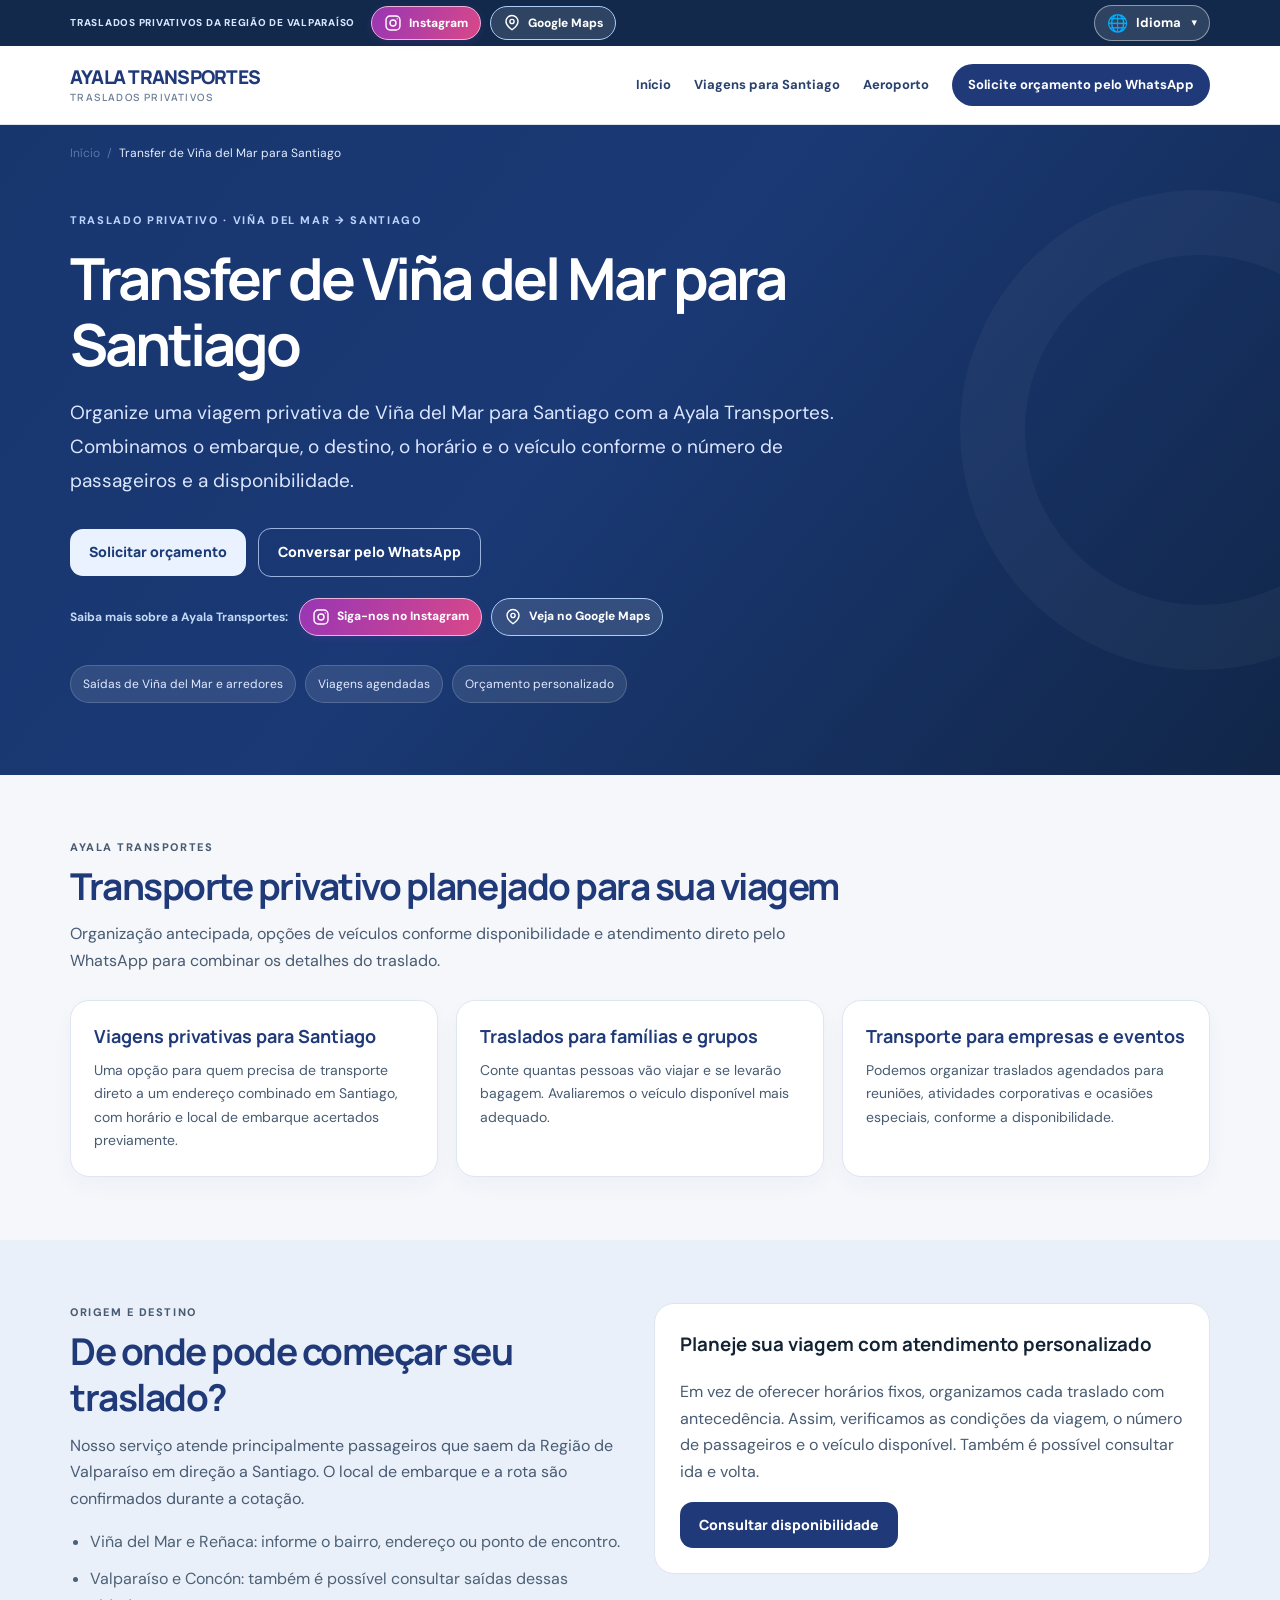
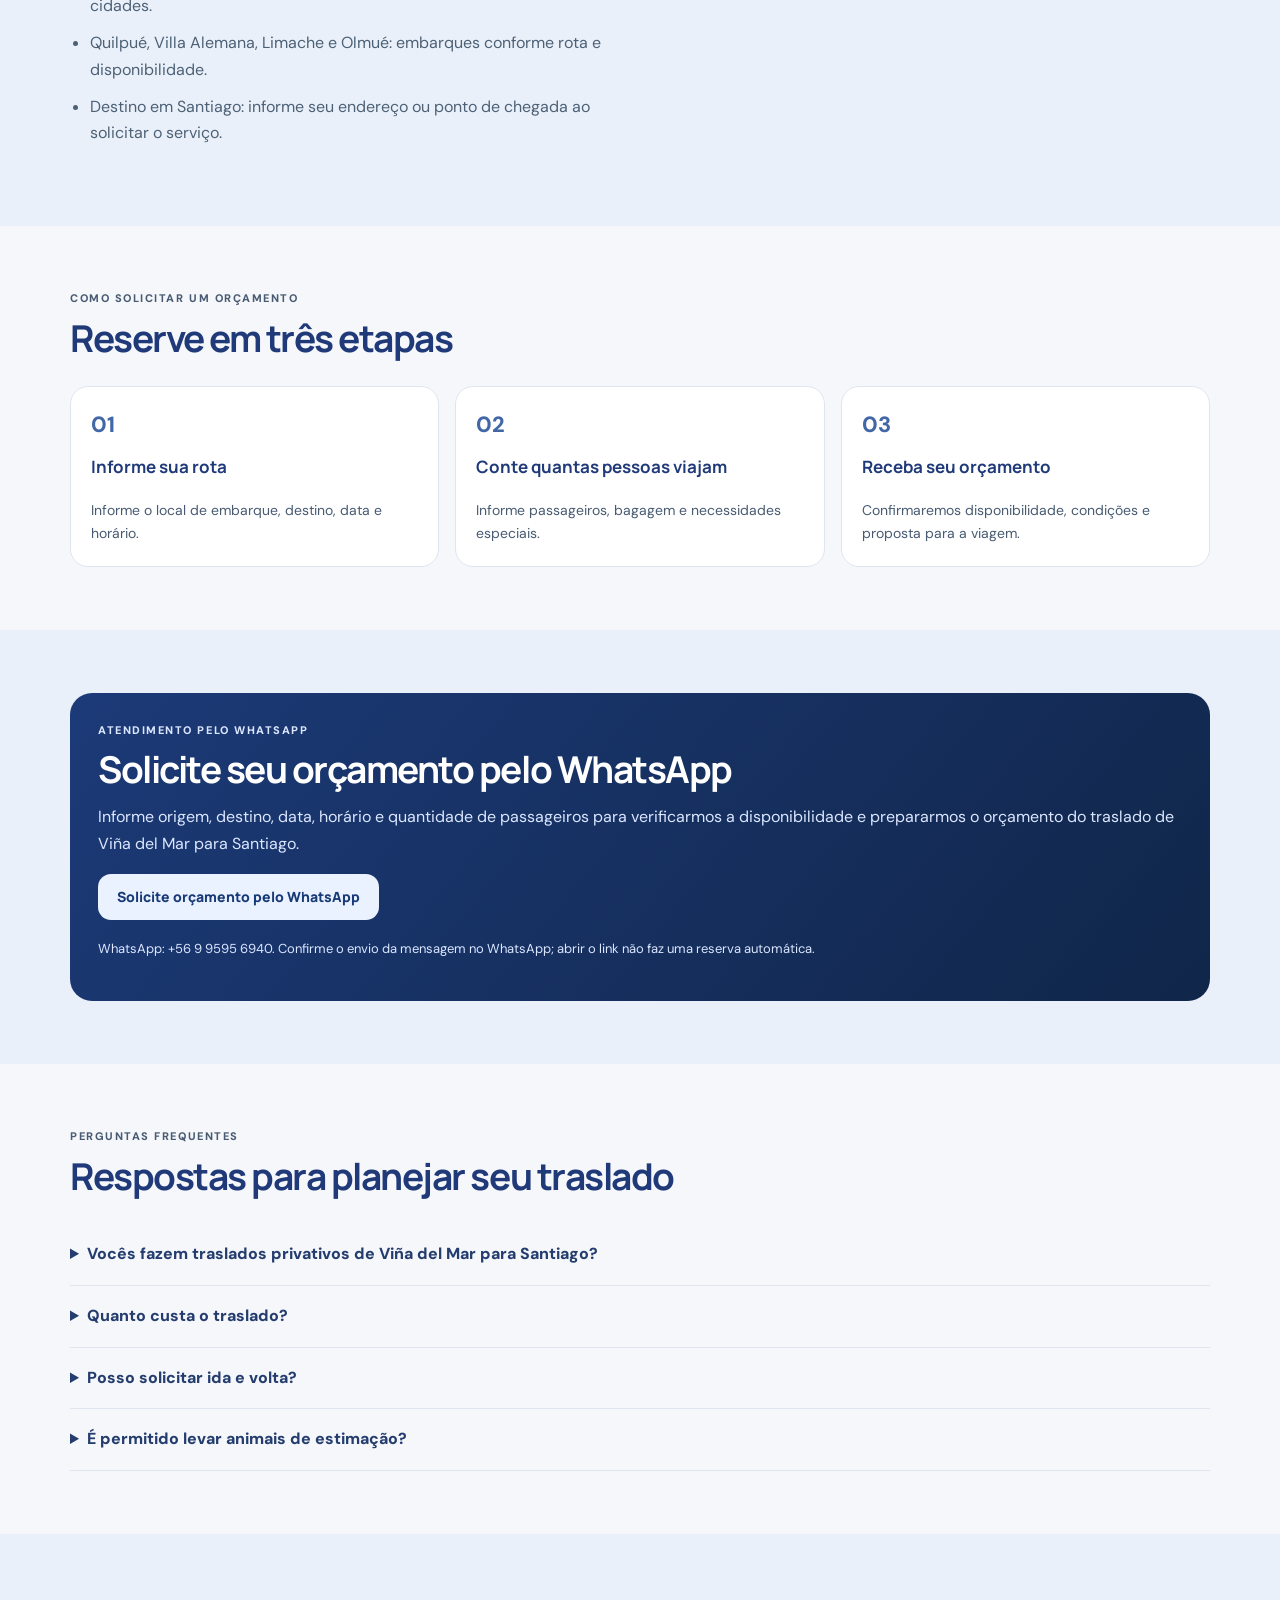
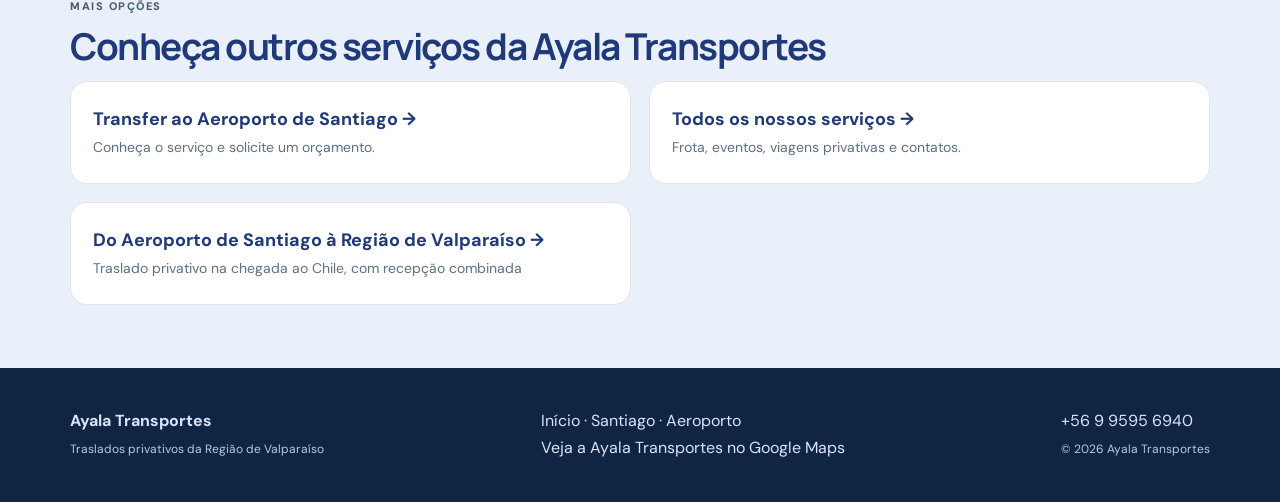
<file: pt/transfer-vina-del-mar-santiago/index.html>
<!DOCTYPE html>

<html lang="pt-BR">
<head>
<!-- Google Ads: etiqueta general. No genera conversiones al cargar la página. -->
<script async="" src="https://www.googletagmanager.com/gtag/js?id=AW-18545505706"></script>
<script>
    window.dataLayer = window.dataLayer || [];
    function gtag(){ window.dataLayer.push(arguments); }
    gtag('js', new Date());
    gtag('config', 'AW-18545505706');
  </script>
<meta charset="utf-8"/>
<meta content="width=device-width,initial-scale=1" name="viewport"/>
<meta content="#203a79" name="theme-color"/>
<title>Transfer Privativo de Viña del Mar para Santiago | Ayala Transportes</title>
<meta content="Traslados privativos de Viña del Mar para Santiago, para famílias, grupos e empresas. Solicite um orçamento à Ayala Transportes pelo WhatsApp." name="description"/>
<meta content="index,follow,max-image-preview:large" name="robots"/>
<link href="https://ayalatransportes.cl/pt/transfer-vina-del-mar-santiago/" rel="canonical"/>
<meta content="website" property="og:type"/><meta content="pt_BR" property="og:locale"/>
<meta content="Transfer Privativo de Viña del Mar para Santiago | Ayala Transportes" property="og:title"/>
<meta content="Traslados privativos de Viña del Mar para Santiago, para famílias, grupos e empresas. Solicite um orçamento à Ayala Transportes pelo WhatsApp." property="og:description"/>
<meta content="https://ayalatransportes.cl/pt/transfer-vina-del-mar-santiago/" property="og:url"/>
<link href="https://fonts.googleapis.com" rel="preconnect"/><link crossorigin="" href="https://fonts.gstatic.com" rel="preconnect"/>
<link href="https://fonts.googleapis.com/css2?family=DM+Sans:wght@400;500;600;700&amp;family=Manrope:wght@400;500;600;700;800&amp;display=swap" rel="stylesheet"/>
<link href="/rutas.css" rel="stylesheet"/>
<script type="application/ld+json">{"@context":"https://schema.org","@graph":[{"@type":"WebPage","@id":"https://ayalatransportes.cl/pt/transfer-vina-del-mar-santiago/#pagina","url":"https://ayalatransportes.cl/pt/transfer-vina-del-mar-santiago/","name":"Transfer Privativo de Viña del Mar para Santiago | Ayala Transportes","inLanguage":"pt-BR","description":"Traslados privativos de Viña del Mar para Santiago, para famílias, grupos e empresas. Solicite um orçamento à Ayala Transportes pelo WhatsApp.","isPartOf":{"@id":"https://ayalatransportes.cl/pt/#sitio"},"about":{"@id":"https://ayalatransportes.cl/pt/transfer-vina-del-mar-santiago/#servicio"}},{"@type":"BreadcrumbList","@id":"https://ayalatransportes.cl/pt/transfer-vina-del-mar-santiago/#migas","itemListElement":[{"@type":"ListItem","position":1,"name":"Início","item":"https://ayalatransportes.cl/pt/"},{"@type":"ListItem","position":2,"name":"Transfer de Viña del Mar para Santiago","item":"https://ayalatransportes.cl/pt/transfer-vina-del-mar-santiago/"}]},{"@type":"Service","@id":"https://ayalatransportes.cl/pt/transfer-vina-del-mar-santiago/#servicio","name":"Transfer privativo de Viña del Mar para Santiago","serviceType":"Transporte privativo de passageiros","provider":{"@id":"https://ayalatransportes.cl/#organizacion"},"areaServed":{"@type":"AdministrativeArea","name":"Región de Valparaíso"},"url":"https://ayalatransportes.cl/pt/transfer-vina-del-mar-santiago/"}]}</script>
<link href="https://ayalatransportes.cl/transfer-vina-del-mar-santiago/" hreflang="es-CL" rel="alternate"/><link href="https://ayalatransportes.cl/en/transfer-vina-del-mar-santiago/" hreflang="en" rel="alternate"/><link href="https://ayalatransportes.cl/pt/transfer-vina-del-mar-santiago/" hreflang="pt-BR" rel="alternate"/><link href="https://ayalatransportes.cl/transfer-vina-del-mar-santiago/" hreflang="x-default" rel="alternate"/><style>
/* Selector de idioma desplegable | Ayala Transportes */
.ay-social-topbar-inner{flex-wrap:nowrap;row-gap:8px}
.ay-lang-switch{display:inline-block;position:relative;flex:0 0 auto;margin-left:auto;white-space:nowrap;z-index:60}
.ay-lang-switch > summary{display:flex;align-items:center;gap:8px;min-height:36px;padding:7px 12px;border:1px solid rgba(255,255,255,.45);border-radius:22px;background:rgba(255,255,255,.12);color:#fff;font-size:13px;font-weight:750;line-height:1.2;cursor:pointer;list-style:none;user-select:none}
.ay-lang-switch > summary::-webkit-details-marker{display:none}
.ay-lang-switch > summary::marker{content:''}
/* Corrección: evita que los estilos generales del FAQ añadan un + verde y una línea bajo el selector */
details.ay-lang-switch{border:0;padding:0}
details.ay-lang-switch > summary::after{content:none;display:none}

.ay-lang-switch > summary:hover{background:rgba(255,255,255,.24)}
.ay-lang-switch[open] > summary{background:#fff;border-color:#fff;color:#16386e}
.ay-lang-switch .ay-lang-globe{font-size:17px;line-height:1}
.ay-lang-switch .ay-lang-chevron{font-size:11px;margin-left:2px;transition:transform .18s ease}
.ay-lang-switch[open] .ay-lang-chevron{transform:rotate(180deg)}
.ay-lang-switch .ay-lang-menu{position:absolute;top:calc(100% + 8px);right:0;z-index:80;display:grid;gap:3px;min-width:183px;padding:7px;border:1px solid #dce4f2;border-radius:14px;background:#fff;box-shadow:0 14px 34px rgba(6,23,55,.23)}
.ay-lang-switch .ay-lang-menu a{display:flex;align-items:center;justify-content:space-between;gap:14px;min-height:40px;padding:9px 12px;border-radius:9px;color:#20395f;font-size:13px;font-weight:650;line-height:1.25;text-decoration:none}
.ay-lang-switch .ay-lang-menu a:hover,.ay-lang-switch .ay-lang-menu a:focus-visible{background:#edf3fe;color:#123b81}
.ay-lang-switch .ay-lang-menu a[aria-current=page]{background:#e6efff;color:#153f8b;font-weight:800}
.ay-lang-switch .ay-lang-menu a[aria-current=page]::after{content:'✓';font-weight:900}
.ay-lang-switch > summary:focus-visible,.ay-lang-switch .ay-lang-menu a:focus-visible{outline:2px solid #81b6ff;outline-offset:2px}
@media(max-width:760px){.ay-social-topbar-inner{display:flex;align-items:center;justify-content:space-between;flex-wrap:nowrap;gap:8px;padding-top:7px;padding-bottom:7px}.ay-social-links{flex:1 1 auto;width:auto;min-width:0;justify-content:flex-start;gap:6px;flex-wrap:nowrap}.ay-lang-switch{margin-left:auto;width:auto;order:0}.ay-lang-switch > summary{min-height:35px;padding:7px 10px;font-size:12px}.ay-lang-switch .ay-lang-menu{min-width:176px}}
@media(max-width:365px){.ay-lang-switch > summary{gap:5px;padding:7px 8px}.ay-lang-switch .ay-lang-globe{font-size:15px}}
</style></head>
<body>
<div aria-label="Links das redes sociais" class="ay-social-topbar">
<div class="container ay-social-topbar-inner">
<span class="ay-social-label">TRASLADOS PRIVATIVOS DA REGIÃO DE VALPARAÍSO</span>
<div class="ay-social-links"><a aria-label="Abrir Instagram da Ayala Transportes" class="ay-social-link ay-social-instagram" href="https://www.instagram.com/ayala_transportes/" rel="noopener noreferrer" target="_blank"><svg aria-hidden="true" fill="none" height="18" stroke="currentColor" stroke-linecap="round" stroke-linejoin="round" stroke-width="1.9" viewbox="0 0 24 24" width="18"><rect height="18.6" rx="5.4" width="18.6" x="2.7" y="2.7"></rect><circle cx="12" cy="12" r="4"></circle><circle cx="17.6" cy="6.5" fill="currentColor" r=".9" stroke="none"></circle></svg><span>Instagram</span></a><a aria-label="Veja a Ayala Transportes no Google Maps" class="ay-social-link ay-social-maps" href="https://maps.app.goo.gl/axDfNc3RGNikcTmc9" rel="noopener noreferrer" target="_blank" title="Abrir Ayala Transportes no Google Maps"><svg aria-hidden="true" fill="none" height="18" stroke="currentColor" stroke-linecap="round" stroke-linejoin="round" stroke-width="1.9" viewbox="0 0 24 24" width="18"><path d="M20 10c0 5.4-8 11-8 11S4 15.4 4 10a8 8 0 1 1 16 0z"></path><circle cx="12" cy="10" r="2.8"></circle></svg><span>Google Maps</span></a></div>
<details class="ay-lang-switch"><summary aria-label="Escolher idioma"><span aria-hidden="true" class="ay-lang-globe">🌐</span><span>Idioma</span><span aria-hidden="true" class="ay-lang-chevron">▾</span></summary><nav aria-label="Escolher idioma" class="ay-lang-menu"><a href="/transfer-vina-del-mar-santiago/" lang="es-CL">Español</a><a href="/en/transfer-vina-del-mar-santiago/" lang="en">English</a><a aria-current="page" href="/pt/transfer-vina-del-mar-santiago/" lang="pt-BR">Português</a></nav></details></div>
</div>
<header class="nav"><div class="container">
<a aria-label="Ayala Transportes, voltar ao início" class="brand" href="/pt/">AYALA TRANSPORTES <span>TRASLADOS PRIVATIVOS</span></a>
<nav aria-label="Menú principal" class="navlinks"><a href="/pt/">Início</a><a href="/pt/transfer-vina-del-mar-santiago/">Viagens para Santiago</a><a href="/pt/transfer-aeropuerto-santiago/">Aeroporto</a><a class="navcta" href="https://wa.me/56995956940?text=Ol%C3%A1%2C%20Ayala%20Transportes.%20Gostaria%20de%20solicitar%20um%20or%C3%A7amento%20para%20um%20traslado%20privativo%20de%20Vi%C3%B1a%20del%20Mar%20para%20Santiago." rel="noopener noreferrer" target="_blank">Solicite orçamento pelo WhatsApp</a></nav>
</div></header>
<main>
<section class="hero"><div class="container">
<nav aria-label="Ruta de navegación" class="breadcrumbs"><a href="/pt/">Início</a> / <span aria-current="page">Transfer de Viña del Mar para Santiago</span></nav>
<div class="hero-content"><p class="overline">Traslado privativo · Viña del Mar → Santiago</p>
<h1>Transfer de Viña del Mar para Santiago</h1><p class="lead">Organize uma viagem privativa de Viña del Mar para Santiago com a Ayala Transportes. Combinamos o embarque, o destino, o horário e o veículo conforme o número de passageiros e a disponibilidade.</p>
<div class="actions"><a class="btn btn-primary" href="#cotizar">Solicitar orçamento</a><a class="btn btn-ghost" href="https://wa.me/56995956940?text=Ol%C3%A1%2C%20Ayala%20Transportes.%20Gostaria%20de%20solicitar%20um%20or%C3%A7amento%20para%20um%20traslado%20privativo%20de%20Vi%C3%B1a%20del%20Mar%20para%20Santiago." rel="noopener noreferrer" target="_blank">Conversar pelo WhatsApp</a></div>
<div aria-label="Redes sociais e Google Maps" class="ay-social-hero"><span class="ay-social-hero-label">Saiba mais sobre a Ayala Transportes:</span><a aria-label="Abrir Instagram da Ayala Transportes" class="ay-social-link ay-social-instagram" href="https://www.instagram.com/ayala_transportes/" rel="noopener noreferrer" target="_blank"><svg aria-hidden="true" fill="none" height="18" stroke="currentColor" stroke-linecap="round" stroke-linejoin="round" stroke-width="1.9" viewbox="0 0 24 24" width="18"><rect height="18.6" rx="5.4" width="18.6" x="2.7" y="2.7"></rect><circle cx="12" cy="12" r="4"></circle><circle cx="17.6" cy="6.5" fill="currentColor" r=".9" stroke="none"></circle></svg><span>Siga-nos no Instagram</span></a><a aria-label="Veja a Ayala Transportes no Google Maps" class="ay-social-link ay-social-maps" href="https://maps.app.goo.gl/axDfNc3RGNikcTmc9" rel="noopener noreferrer" target="_blank" title="Abrir Ayala Transportes no Google Maps"><svg aria-hidden="true" fill="none" height="18" stroke="currentColor" stroke-linecap="round" stroke-linejoin="round" stroke-width="1.9" viewbox="0 0 24 24" width="18"><path d="M20 10c0 5.4-8 11-8 11S4 15.4 4 10a8 8 0 1 1 16 0z"></path><circle cx="12" cy="10" r="2.8"></circle></svg><span>Veja no Google Maps</span></a></div>
<div class="pillrow"><span>Saídas de Viña del Mar e arredores</span><span>Viagens agendadas</span><span>Orçamento personalizado</span></div></div></div></section>
<section class="section" id="servicio"><div class="container"><div class="section-head"><p class="eyebrow">Ayala Transportes</p><h2>Transporte privativo planejado para sua viagem</h2><p>Organização antecipada, opções de veículos conforme disponibilidade e atendimento direto pelo WhatsApp para combinar os detalhes do traslado.</p></div><div class="cards"><article class="card"><h3>Viagens privativas para Santiago</h3><p>Uma opção para quem precisa de transporte direto a um endereço combinado em Santiago, com horário e local de embarque acertados previamente.</p></article><article class="card"><h3>Traslados para famílias e grupos</h3><p>Conte quantas pessoas vão viajar e se levarão bagagem. Avaliaremos o veículo disponível mais adequado.</p></article><article class="card"><h3>Transporte para empresas e eventos</h3><p>Podemos organizar traslados agendados para reuniões, atividades corporativas e ocasiões especiais, conforme a disponibilidade.</p></article></div></div></section>
<section class="section soft" id="cobertura"><div class="container two-cols"><div><p class="eyebrow">Origem e destino</p><h2>De onde pode começar seu traslado?</h2><p>Nosso serviço atende principalmente passageiros que saem da Região de Valparaíso em direção a Santiago. O local de embarque e a rota são confirmados durante a cotação.</p><ul class="detail-list"><li>Viña del Mar e Reñaca: informe o bairro, endereço ou ponto de encontro.</li><li>Valparaíso e Concón: também é possível consultar saídas dessas cidades.</li><li>Quilpué, Villa Alemana, Limache e Olmué: embarques conforme rota e disponibilidade.</li><li>Destino em Santiago: informe seu endereço ou ponto de chegada ao solicitar o serviço.</li></ul></div><aside class="subtle-panel"><h3>Planeje sua viagem com atendimento personalizado</h3><p>Em vez de oferecer horários fixos, organizamos cada traslado com antecedência. Assim, verificamos as condições da viagem, o número de passageiros e o veículo disponível. Também é possível consultar ida e volta.</p><a class="btn" href="#cotizar" style="background:#203a79;color:#fff">Consultar disponibilidade</a></aside></div></section>
<section class="section"><div class="container"><div class="section-head"><p class="eyebrow">Como solicitar um orçamento</p><h2>Reserve em três etapas</h2></div><div class="route-steps"><div class="route-step"><h3>Informe sua rota</h3><p>Informe o local de embarque, destino, data e horário.</p></div><div class="route-step"><h3>Conte quantas pessoas viajam</h3><p>Informe passageiros, bagagem e necessidades especiais.</p></div><div class="route-step"><h3>Receba seu orçamento</h3><p>Confirmaremos disponibilidade, condições e proposta para a viagem.</p></div></div></div></section>
<section class="section soft" id="cotizar"><div class="container"><div class="quote">
<p class="eyebrow">Atendimento pelo WhatsApp</p>
<h2>Solicite seu orçamento pelo WhatsApp</h2>
<p>Informe origem, destino, data, horário e quantidade de passageiros para verificarmos a disponibilidade e prepararmos o orçamento do traslado de Viña del Mar para Santiago.</p>
<a class="btn btn-primary" href="https://wa.me/56995956940?text=Ol%C3%A1%2C%20Ayala%20Transportes.%20Gostaria%20de%20solicitar%20um%20or%C3%A7amento%20para%20um%20traslado%20privativo%20de%20Vi%C3%B1a%20del%20Mar%20para%20Santiago." rel="noopener noreferrer" target="_blank">Solicite orçamento pelo WhatsApp</a>
<p style="font-size:13px;margin-top:18px">WhatsApp: +56 9 9595 6940. Confirme o envio da mensagem no WhatsApp; abrir o link não faz uma reserva automática.</p>
</div></div></section>
<section class="section"><div class="container"><div class="section-head"><p class="eyebrow">Perguntas frequentes</p><h2>Respostas para planejar seu traslado</h2></div><div class="faqs"><details><summary>Vocês fazem traslados privativos de Viña del Mar para Santiago?</summary><p>Sim. A Ayala Transportes organiza viagens privativas agendadas de Viña del Mar para Santiago, conforme disponibilidade.</p></details><details><summary>Quanto custa o traslado?</summary><p>O preço depende da origem, destino, data, horário e número de passageiros. Solicite um orçamento com essas informações.</p></details><details><summary>Posso solicitar ida e volta?</summary><p>Sim. Informe as duas datas e horários para verificarmos a disponibilidade e prepararmos um orçamento.</p></details><details><summary>É permitido levar animais de estimação?</summary><p>Oferecemos traslados com animais de estimação. Informe quantos animais viajarão e suas características para confirmarmos as condições.</p></details></div></div></section>
<section class="section soft"><div class="container"><p class="eyebrow">Mais opções</p><h2>Conheça outros serviços da Ayala Transportes</h2><div class="related"><a href="/pt/transfer-aeropuerto-santiago/"><strong>Transfer ao Aeroporto de Santiago →</strong><span>Conheça o serviço e solicite um orçamento.</span></a><a href="/pt/"><strong>Todos os nossos serviços →</strong><span>Frota, eventos, viagens privativas e contatos.</span></a><a href="/pt/transfer-aeropuerto-santiago-valparaiso/"><strong>Do Aeroporto de Santiago à Região de Valparaíso →</strong><span>Traslado privativo na chegada ao Chile, com recepção combinada</span></a></div></div></section>
</main>
<footer class="footer"><div class="container footergrid"><div><strong>Ayala Transportes</strong><br/><small>Traslados privativos da Região de Valparaíso</small></div><div><a href="/pt/">Início</a> · <a href="/pt/transfer-vina-del-mar-santiago/">Santiago</a> · <a href="/pt/transfer-aeropuerto-santiago/">Aeroporto</a><br/><a href="https://maps.app.goo.gl/axDfNc3RGNikcTmc9" rel="noopener noreferrer" target="_blank">Veja a Ayala Transportes no Google Maps</a></div><div><a href="https://wa.me/56995956940?text=Ol%C3%A1%2C%20Ayala%20Transportes.%20Gostaria%20de%20solicitar%20um%20or%C3%A7amento%20para%20um%20traslado%20privativo%20de%20Vi%C3%B1a%20del%20Mar%20para%20Santiago." rel="noopener noreferrer" target="_blank">+56 9 9595 6940</a><br/><small>© 2026 Ayala Transportes</small></div></div></footer>
<script>
  // Accion "Contacto" de la pagina principal: solo se dispara al abrir WhatsApp.
  // No cuenta visitas ni clics en botones internos de la pagina.
  document.addEventListener('click', function (event) {
    if (!(event.target instanceof Element)) return;
    const enlace = event.target.closest('a[href]');
    if (!enlace) return;
    try {
      const destino = new URL(enlace.href, document.baseURI);
      if (['wa.me', 'api.whatsapp.com', 'web.whatsapp.com'].includes(destino.hostname)
          && typeof window.gtag === 'function') {
        window.gtag('event', 'conversion', {
          send_to: 'AW-18545505706/CJatCOCPvrMdEKrrl4tF'
        });
      }
    } catch (_) {
      // Enlaces sin URL valida: no registrar conversion.
    }
  });
</script>
</body></html>
</file>
<file: rutas.css>
:root{--ink:#142333;--navy:#203a79;--navy-dark:#102753;--blue:#3c65af;--accent:#e7efff;--paper:#f5f7fb;--line:#dfe5ef;--muted:#5d6f84}
*{box-sizing:border-box} html{scroll-behavior:smooth} body{margin:0;background:var(--paper);color:var(--ink);font-family:'DM Sans',system-ui,sans-serif;line-height:1.68}
h1,h2,h3,h4,.brand,.btn{font-family:'Manrope',system-ui,sans-serif} h1,h2,h3,p{margin-top:0}a{color:inherit;text-decoration:none}a:hover{text-decoration:underline;text-underline-offset:4px}
a:focus-visible,button:focus-visible,input:focus-visible,select:focus-visible,textarea:focus-visible{outline:3px solid #8babea;outline-offset:3px}
.container{width:min(1140px,100% - 42px);margin-inline:auto}.topbar{padding:8px 0;background:#12294c;color:#e7efff;font-size:12px;letter-spacing:.02em;text-align:center}
.nav{background:#fff;border-bottom:1px solid var(--line)}.nav .container{display:flex;gap:18px;align-items:center;justify-content:space-between;min-height:78px}
.brand{font-size:19px;letter-spacing:-.04em;font-weight:800;color:#203a79;line-height:1.1}.brand span{display:block;font-size:10px;font-weight:600;letter-spacing:.14em;color:#6e7f99;margin-top:5px}
.navlinks{display:flex;align-items:center;gap:23px;flex-wrap:wrap}.navlinks a{font-size:13px;font-weight:700;color:#29416d}.navlinks .navcta{color:#fff;background:var(--navy);padding:10px 16px;border-radius:99px}.navlinks .navcta:hover{text-decoration:none;background:#3559a0}
.breadcrumbs{display:flex;gap:7px;flex-wrap:wrap;font-size:12px;color:#5777a7;padding:18px 0}.breadcrumbs span[aria-current]{color:#e4eeff}
.hero{background:linear-gradient(130deg,#18366e 0%,#1a3975 45%,#112648 100%);color:#fff;overflow:hidden;position:relative}
.hero:after{content:'';position:absolute;width:350px;height:350px;right:-160px;top:65px;border:65px solid rgba(255,255,255,.035);border-radius:50%;pointer-events:none}
.hero-content{padding:10px 0 72px;max-width:875px;position:relative;z-index:1}.overline{font-size:11px;font-weight:800;letter-spacing:.15em;text-transform:uppercase;color:#bbd3ff;margin:20px 0 15px}
h1{font-size:clamp(33px,5vw,58px);line-height:1.14;letter-spacing:-.052em;max-width:900px;margin-bottom:19px}
.lead{font-size:clamp(16px,2vw,19px);color:#dce7ff;max-width:790px;line-height:1.8}
.actions{display:flex;align-items:center;flex-wrap:wrap;gap:12px;margin-top:30px}.btn{display:inline-flex;justify-content:center;align-items:center;border:0;border-radius:13px;padding:14px 19px;font-size:14px;font-weight:800;line-height:1.3;cursor:pointer}
.btn-primary{background:#eaf1ff;color:#1a3b76}.btn-primary:hover{background:#fff;text-decoration:none}.btn-ghost{border:1px solid #9bb2de;color:#fff}.btn-ghost:hover{background:rgba(255,255,255,.1);text-decoration:none}
.pillrow{display:flex;flex-wrap:wrap;gap:9px;margin-top:29px}.pillrow span{font-size:12px;color:#e3eaff;background:rgba(255,255,255,.1);border:1px solid rgba(255,255,255,.17);padding:8px 12px;border-radius:50px}
.section{padding:63px 0}.section.soft{background:#eaf0fa}.section-head{max-width:790px;margin-bottom:25px}.eyebrow{font-size:11px;letter-spacing:.14em;font-weight:800;text-transform:uppercase;color:#4768a1;margin-bottom:7px}
h2{font-size:clamp(25px,3.7vw,37px);line-height:1.25;letter-spacing:-.04em;color:#203a79;margin-bottom:12px}.section p{color:#485b72}.cards{display:grid;grid-template-columns:repeat(3,minmax(0,1fr));gap:18px}.card{border:1px solid #dfe6f1;background:#fff;padding:23px;border-radius:19px;box-shadow:0 9px 22px rgba(23,45,91,.035)}.card h3{font-size:18px;color:#203a79;line-height:1.35;margin-bottom:10px}.card p{font-size:14px;margin:0}
.route-steps{display:grid;grid-template-columns:repeat(3,1fr);gap:16px;counter-reset:step}.route-step{padding:20px;background:#fff;border-radius:18px;border:1px solid var(--line)}.route-step:before{counter-increment:step;content:'0' counter(step);display:block;color:#4267a6;font-weight:800;font-size:22px;margin-bottom:9px}.route-step h3{font-size:17px;color:#203a79}.route-step p{font-size:14px;margin:0}
.two-cols{display:grid;grid-template-columns:1fr 1fr;gap:27px;align-items:start}.subtle-panel{background:#fff;border-radius:20px;border:1px solid var(--line);padding:25px}.detail-list{padding-left:20px;color:#4d6176}.detail-list li{margin-bottom:10px}
.quote{background:linear-gradient(130deg,#1c3a78,#102649);color:white;padding:28px;border-radius:22px}.quote h2,.quote p{color:white}.quote p{color:#dce7ff}.quote .btn-primary{color:#183a76}
label{display:block;color:#23395f;font-weight:700;font-size:13px;margin:0 0 6px}.field{margin-bottom:13px}.field input,.field select,.field textarea{width:100%;border:1px solid #cbd6e8;border-radius:10px;background:white;padding:11px 12px;color:#182f53;font:inherit;min-height:46px}.field textarea{min-height:90px;resize:vertical}.form-grid{display:grid;grid-template-columns:1fr 1fr;gap:12px}.submit{width:100%;background:#254887;color:#fff;margin-top:7px}.submit:hover{background:#345caa}.note{font-size:12px;color:#677789;line-height:1.5;margin:9px 0 0}
.faqs details{border-bottom:1px solid var(--line);padding:17px 0}.faqs summary{font-weight:800;cursor:pointer;color:#243d6e}.faqs p{font-size:14px;padding-top:10px;margin-bottom:0}
.related{display:grid;grid-template-columns:repeat(2,1fr);gap:18px}.related a{background:#fff;border:1px solid var(--line);border-radius:17px;padding:22px;display:block}.related strong{display:block;color:#203a79;font-size:18px}.related span{color:#5f6f84;font-size:14px}
.footer{background:#102444;color:#d9e4fa;padding:40px 0}.footergrid{display:flex;gap:15px;justify-content:space-between;flex-wrap:wrap}.footer a{color:#d9e4fa}.footer small{font-size:12px;color:#b6c9e6}.sr-only{position:absolute;width:1px;height:1px;padding:0;margin:-1px;overflow:hidden;clip:rect(0,0,0,0);white-space:nowrap;border:0}
@media(max-width:810px){.navlinks{gap:12px}.navlinks a{font-size:12px}.cards{grid-template-columns:1fr 1fr}.two-cols{grid-template-columns:1fr}.hero-content{padding-bottom:54px}}
@media(max-width:620px){.nav .container{align-items:flex-start;flex-direction:column;gap:10px;padding:15px 0}.navlinks{gap:8px 14px}.navlinks .navcta{padding:7px 12px}.cards,.route-steps,.related,.form-grid{grid-template-columns:1fr}.section{padding:43px 0}.subtle-panel,.quote{padding:21px}h1{font-size:34px}.container{width:min(100% - 32px,1140px)}}


/* Accesos directos a Instagram y Google Maps · Ayala Transportes */
.ay-social-topbar{background:#12294c;color:#f4f7ff;position:relative;z-index:31}
.ay-social-topbar-inner{display:flex;align-items:center;justify-content:space-between;gap:16px;min-height:45px;padding-top:5px;padding-bottom:5px}
.ay-social-label{color:#d8e6ff;letter-spacing:.075em;font-weight:800;font-size:10px;line-height:1.35}
.ay-social-links,.ay-social-hero{display:flex;align-items:center;flex-wrap:wrap;gap:9px}
.ay-social-link{display:inline-flex;align-items:center;justify-content:center;gap:7px;white-space:nowrap;min-height:34px;padding:6px 12px;border-radius:999px;border:1px solid rgba(255,255,255,.23);color:#fff;font-size:12px;font-weight:800;line-height:1.2;text-decoration:none;transition:background .2s,border-color .2s,transform .2s}
.ay-social-link svg{flex-shrink:0}
.ay-social-link:hover{background:rgba(255,255,255,.14);border-color:rgba(255,255,255,.7);color:#fff;text-decoration:none;transform:translateY(-1px)}
.ay-social-link:focus-visible{outline:3px solid #f2d7ff;outline-offset:3px}
.ay-social-instagram{border-color:#efb1da;background:linear-gradient(115deg,#9836b5,#d94888);box-shadow:0 2px 9px rgba(153,54,181,.18)}
.ay-social-instagram:hover{background:linear-gradient(115deg,#a848c8,#eb5499)}
.ay-social-maps{border-color:#a9cef9;background:rgba(255,255,255,.12)}
.ay-social-hero{margin-top:21px;gap:9px}
.ay-social-hero-label{font-size:12px;font-weight:700;color:#c4d9f7;margin-right:2px}
.ay-social-hero .ay-social-link{min-height:38px;padding:8px 12px}
@media(max-width:760px){
 .ay-social-label{display:none}
 .ay-social-topbar-inner{justify-content:center;padding-left:12px;padding-right:12px}
 .ay-social-links{justify-content:center;gap:8px;width:100%;flex-wrap:nowrap}
 .ay-social-link{font-size:12px}
 .ay-social-hero-label{flex-basis:100%;font-size:12px}
}
@media(max-width:355px){.ay-social-topbar .ay-social-link{padding:6px 9px;font-size:11px}}
</file>
